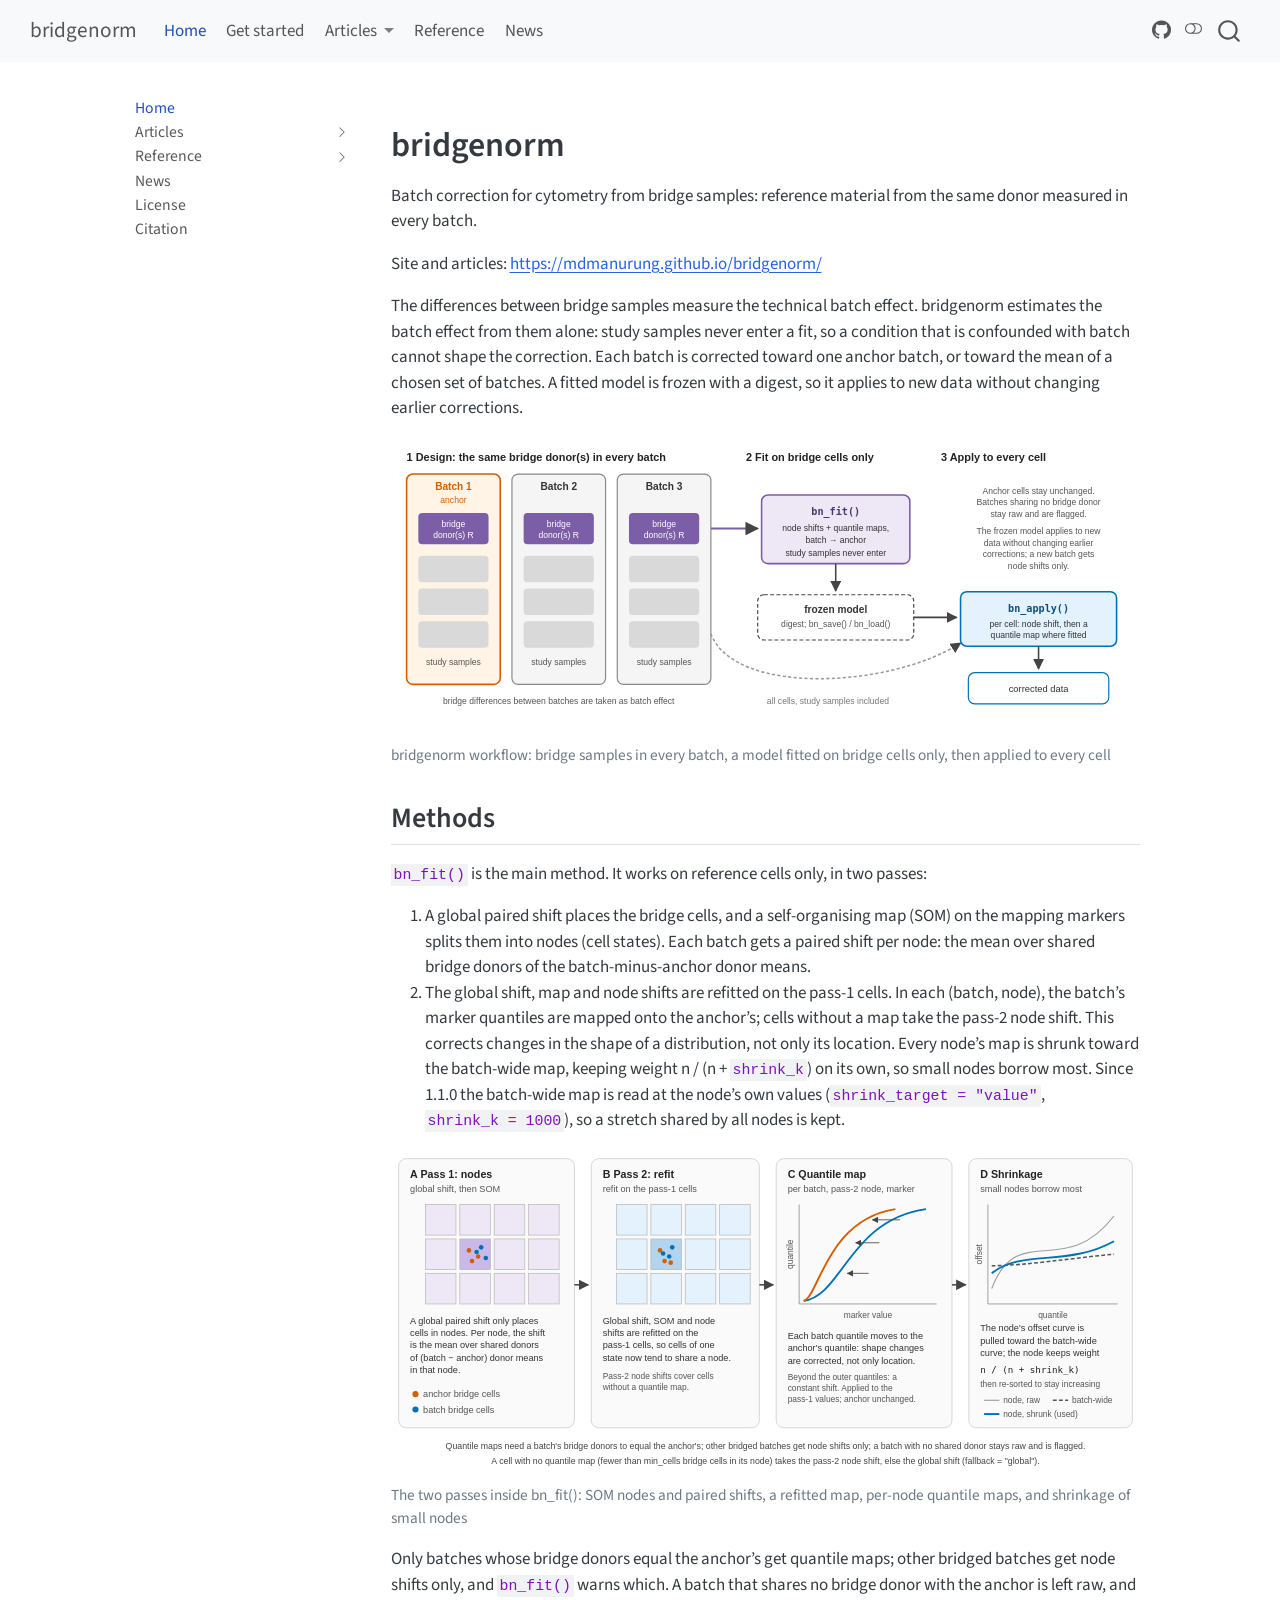
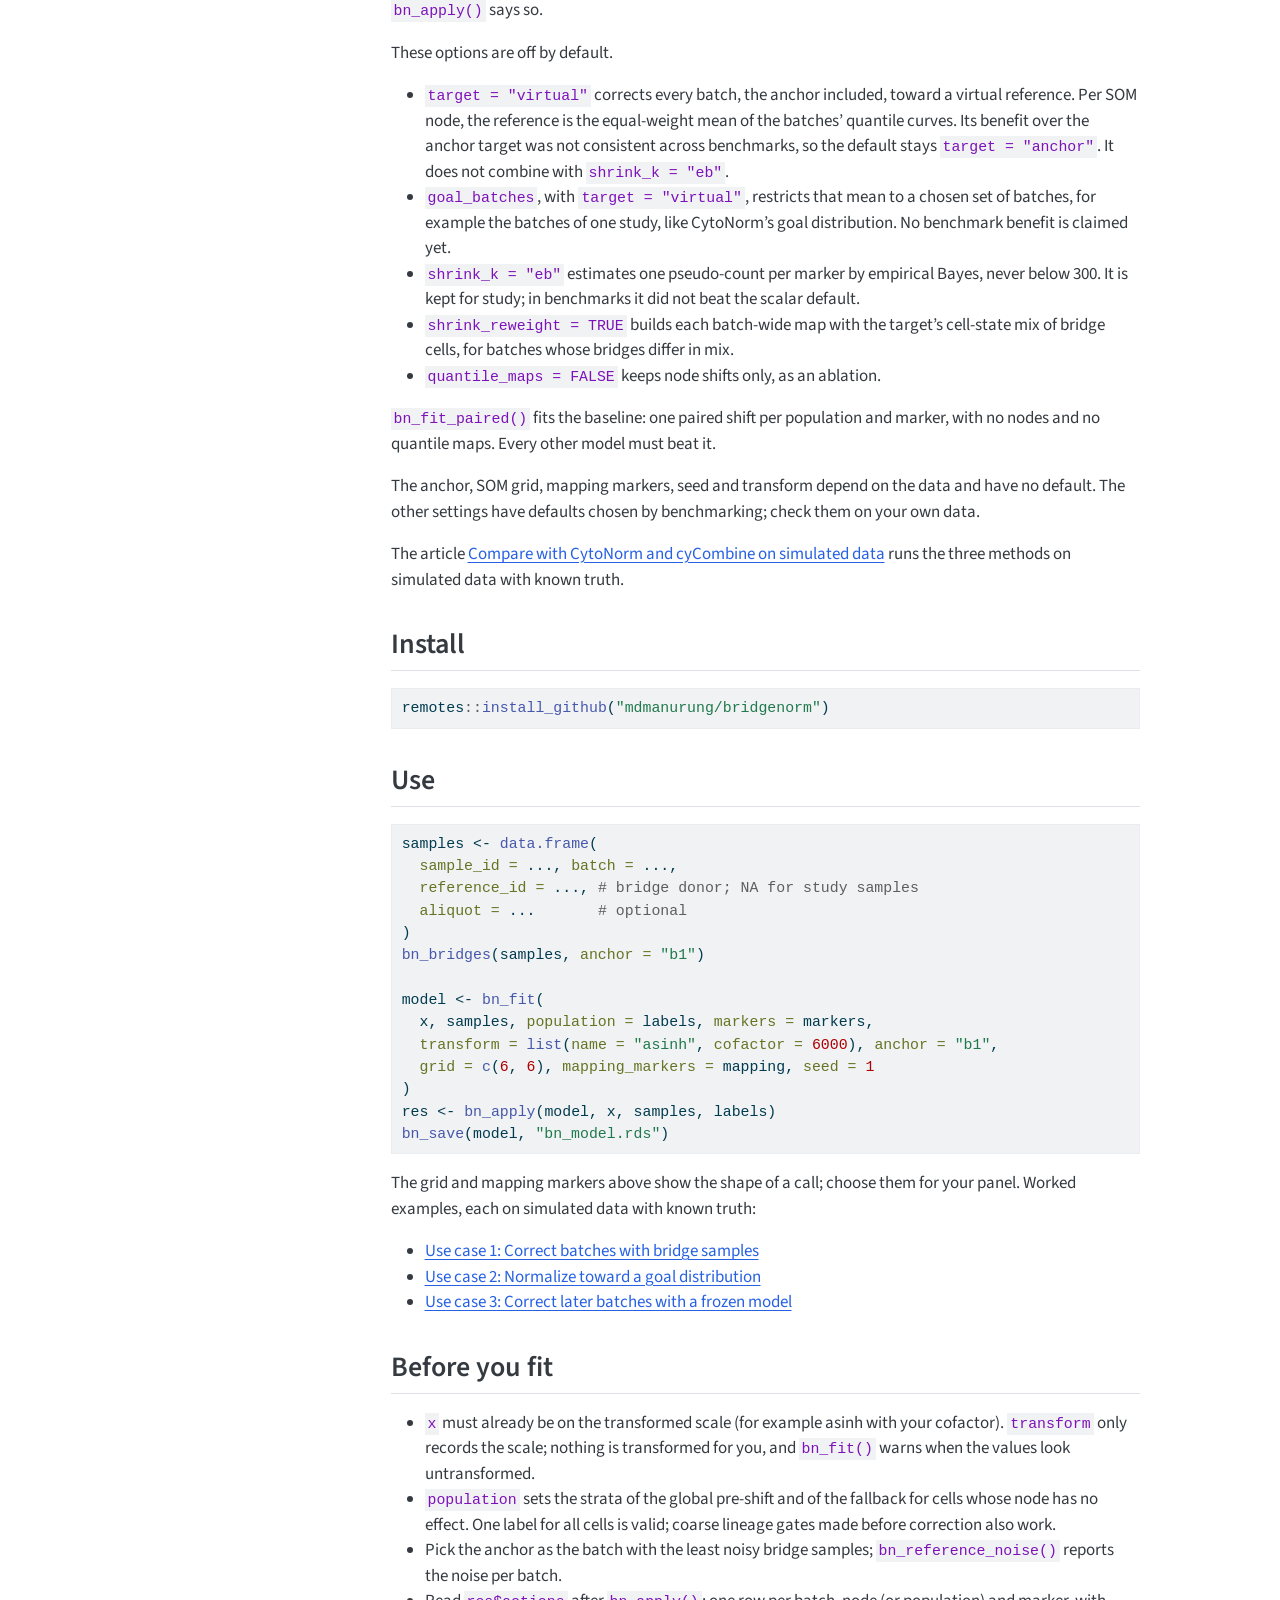
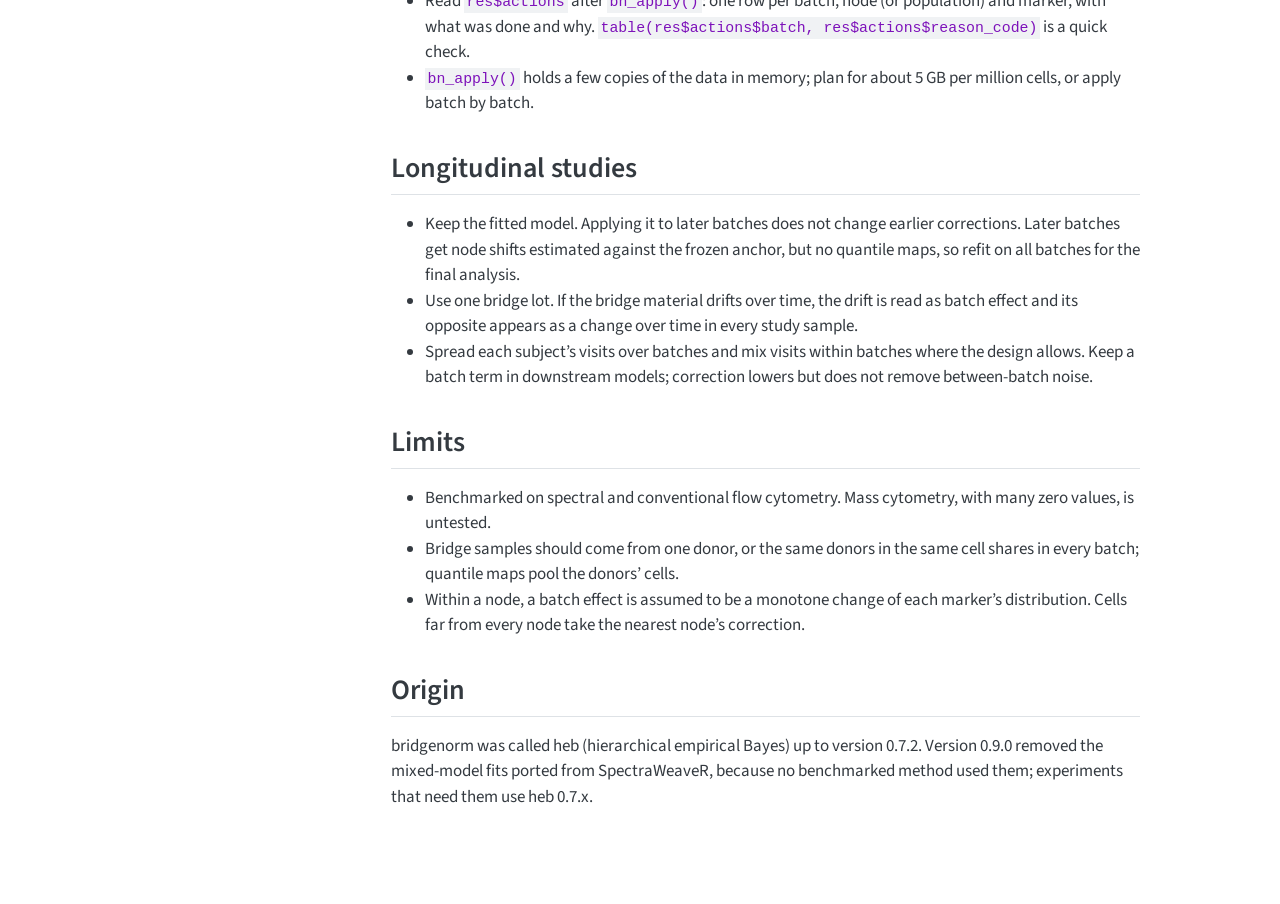
<file: index.html>
<!DOCTYPE html>
<html xmlns="http://www.w3.org/1999/xhtml" lang="en" xml:lang="en"><head>

<meta charset="utf-8">
<meta name="generator" content="quarto-1.10.19">

<meta name="viewport" content="width=device-width, initial-scale=1.0, user-scalable=yes">


<title>bridgenorm</title>
<style>
/* Default styles provided by pandoc.
** See https://pandoc.org/MANUAL.html#variables-for-html for config info.
*/
span.smallcaps{font-variant: small-caps;}
div.columns{display: flex; gap: 1.5em;}
div.column{flex: auto;}
@media screen {
div.columns{gap: min(4vw, 1.5em);}
div.column{overflow-x: auto;}
}
div.hanging-indent{margin-left: 1.5em; text-indent: -1.5em;}
ul.task-list{list-style: none;}
ul.task-list li input[type="checkbox"] {
  width: 0.8em;
  margin: 0 0.8em 0.2em -1em; /* quarto-specific, see https://github.com/quarto-dev/quarto-cli/issues/4556 */ 
  vertical-align: middle;
}
/* CSS for syntax highlighting */
html { -webkit-text-size-adjust: 100%; }
pre > code.sourceCode { white-space: pre; position: relative; }
pre > code.sourceCode > span { display: inline-block; line-height: 1.25; }
pre > code.sourceCode > span:empty { height: 1.2em; }
.sourceCode { overflow: visible; }
code.sourceCode > span { color: inherit; text-decoration: inherit; }
div.sourceCode { margin: 1em 0; }
pre.sourceCode { margin: 0; }
@media screen {
div.sourceCode { overflow: auto; }
}
@media print {
pre > code.sourceCode { white-space: pre-wrap; }
pre > code.sourceCode > span { text-indent: -5em; padding-left: 5em; }
}
pre.numberSource code
  { counter-reset: source-line 0; }
pre.numberSource code > span
  { position: relative; left: -4em; counter-increment: source-line; }
pre.numberSource code > span > a:first-child::before
  { content: counter(source-line);
    position: relative; left: -1em; text-align: right; vertical-align: baseline;
    border: none; display: inline-block;
    -webkit-touch-callout: none; -webkit-user-select: none;
    -khtml-user-select: none; -moz-user-select: none;
    -ms-user-select: none; user-select: none;
    padding: 0 4px; width: 4em;
  }
pre.numberSource { margin-left: 3em;  padding-left: 4px; }
div.sourceCode
  {   }
@media screen {
pre > code.sourceCode > span > a:first-child::before { text-decoration: underline; }
}
</style>


<script src="site_libs/quarto-nav/quarto-nav.js"></script>
<script src="site_libs/quarto-nav/headroom.min.js"></script>
<script src="site_libs/clipboard/clipboard.min.js"></script>
<script src="site_libs/quarto-search/autocomplete.umd.js"></script>
<script src="site_libs/quarto-search/fuse.min.js"></script>
<script src="site_libs/quarto-search/quarto-search.js"></script>
<meta name="quarto:offset" content="./">
<script src="site_libs/quarto-html/quarto.js" type="module"></script>
<script src="site_libs/quarto-html/tabsets/tabsets.js" type="module"></script>
<script src="site_libs/quarto-html/popper.min.js"></script>
<script src="site_libs/quarto-html/tippy.umd.min.js"></script>
<script src="site_libs/quarto-html/anchor.min.js"></script>
<link href="site_libs/quarto-html/tippy.css" rel="stylesheet">
<link href="site_libs/quarto-html/quarto-syntax-highlighting-bf27225e3a48a9273f3daa8f8e829971.css" rel="stylesheet" class="quarto-color-scheme" id="quarto-text-highlighting-styles">
<link href="site_libs/quarto-html/quarto-syntax-highlighting-dark-b626d73c4c936ccc3cb08be7d45d1df6.css" rel="stylesheet" class="quarto-color-scheme quarto-color-alternate" id="quarto-text-highlighting-styles">
<link href="site_libs/quarto-html/quarto-syntax-highlighting-bf27225e3a48a9273f3daa8f8e829971.css" rel="stylesheet" class="quarto-color-scheme-extra" id="quarto-text-highlighting-styles">
<script src="site_libs/bootstrap/bootstrap.min.js"></script>
<link href="site_libs/bootstrap/bootstrap-icons.css" rel="stylesheet">
<link href="site_libs/bootstrap/bootstrap-cbf1fd589b2feeb3da8b94d52fd10830.min.css" rel="stylesheet" append-hash="true" class="quarto-color-scheme" id="quarto-bootstrap" data-mode="light">
<link href="site_libs/bootstrap/bootstrap-dark-8394ba2926a69b74b325d882636bf2b7.min.css" rel="stylesheet" append-hash="true" class="quarto-color-scheme quarto-color-alternate" id="quarto-bootstrap" data-mode="dark">
<link href="site_libs/bootstrap/bootstrap-cbf1fd589b2feeb3da8b94d52fd10830.min.css" rel="stylesheet" append-hash="true" class="quarto-color-scheme-extra" id="quarto-bootstrap" data-mode="light">
<script id="quarto-search-options" type="application/json">{
  "location": "navbar",
  "copy-button": false,
  "collapse-after": 3,
  "panel-placement": "end",
  "type": "overlay",
  "limit": 50,
  "keyboard-shortcut": [
    "f",
    "/",
    "s"
  ],
  "show-item-context": false,
  "language": {
    "search-no-results-text": "No results",
    "search-matching-documents-text": "matching documents",
    "search-copy-link-title": "Copy link to search",
    "search-hide-matches-text": "Hide additional matches",
    "search-more-match-text": "more match in this document",
    "search-more-matches-text": "more matches in this document",
    "search-clear-button-title": "Clear",
    "search-text-placeholder": "",
    "search-detached-cancel-button-title": "Cancel",
    "search-submit-button-title": "Submit",
    "search-label": "Search"
  }
}</script>


</head>

<body class="nav-sidebar floating nav-fixed fullcontent quarto-light"><script id="quarto-html-before-body" type="application/javascript">
    const toggleBodyColorMode = (bsSheetEl) => {
      const mode = bsSheetEl.getAttribute("data-mode");
      const bodyEl = window.document.querySelector("body");
      if (mode === "dark") {
        bodyEl.classList.add("quarto-dark");
        bodyEl.classList.remove("quarto-light");
      } else {
        bodyEl.classList.add("quarto-light");
        bodyEl.classList.remove("quarto-dark");
      }
    }
    const toggleBodyColorPrimary = () => {
      const bsSheetEl = window.document.querySelector("link#quarto-bootstrap:not([rel=disabled-stylesheet])");
      if (bsSheetEl) {
        toggleBodyColorMode(bsSheetEl);
      }
    }
    const setColorSchemeToggle = (alternate) => {
      const toggles = window.document.querySelectorAll('.quarto-color-scheme-toggle');
      for (let i=0; i < toggles.length; i++) {
        const toggle = toggles[i];
        if (toggle) {
          if (alternate) {
            toggle.classList.add("alternate");
          } else {
            toggle.classList.remove("alternate");
          }
        }
      }
    };
    const toggleColorMode = (alternate) => {
      // Switch the stylesheets
      const primaryStylesheets = window.document.querySelectorAll('link.quarto-color-scheme:not(.quarto-color-alternate)');
      const alternateStylesheets = window.document.querySelectorAll('link.quarto-color-scheme.quarto-color-alternate');
      manageTransitions('#quarto-margin-sidebar .nav-link', false);
      if (alternate) {
        // note: dark is layered on light, we don't disable primary!
        enableStylesheet(alternateStylesheets);
        for (const sheetNode of alternateStylesheets) {
          if (sheetNode.id === "quarto-bootstrap") {
            toggleBodyColorMode(sheetNode);
          }
        }
      } else {
        disableStylesheet(alternateStylesheets);
        enableStylesheet(primaryStylesheets)
        toggleBodyColorPrimary();
      }
      manageTransitions('#quarto-margin-sidebar .nav-link', true);
      // Switch the toggles
      setColorSchemeToggle(alternate)
      // Hack to workaround the fact that safari doesn't
      // properly recolor the scrollbar when toggling (#1455)
      if (navigator.userAgent.indexOf('Safari') > 0 && navigator.userAgent.indexOf('Chrome') == -1) {
        manageTransitions("body", false);
        window.scrollTo(0, 1);
        setTimeout(() => {
          window.scrollTo(0, 0);
          manageTransitions("body", true);
        }, 40);
      }
    }
    const disableStylesheet = (stylesheets) => {
      for (let i=0; i < stylesheets.length; i++) {
        const stylesheet = stylesheets[i];
        stylesheet.rel = 'disabled-stylesheet';
      }
    }
    const enableStylesheet = (stylesheets) => {
      for (let i=0; i < stylesheets.length; i++) {
        const stylesheet = stylesheets[i];
        if(stylesheet.rel !== 'stylesheet') { // for Chrome, which will still FOUC without this check
          stylesheet.rel = 'stylesheet';
        }
      }
    }
    const manageTransitions = (selector, allowTransitions) => {
      const els = window.document.querySelectorAll(selector);
      for (let i=0; i < els.length; i++) {
        const el = els[i];
        if (allowTransitions) {
          el.classList.remove('notransition');
        } else {
          el.classList.add('notransition');
        }
      }
    }
    const isFileUrl = () => {
      return window.location.protocol === 'file:';
    }
    const hasAlternateSentinel = () => {
      let styleSentinel = getColorSchemeSentinel();
      if (styleSentinel !== null) {
        return styleSentinel === "alternate";
      } else {
        return false;
      }
    }
    const setStyleSentinel = (alternate) => {
      const value = alternate ? "alternate" : "default";
      if (!isFileUrl()) {
        window.localStorage.setItem("quarto-color-scheme", value);
      } else {
        localAlternateSentinel = value;
      }
    }
    const getColorSchemeSentinel = () => {
      if (!isFileUrl()) {
        const storageValue = window.localStorage.getItem("quarto-color-scheme");
        return storageValue != null ? storageValue : localAlternateSentinel;
      } else {
        return localAlternateSentinel;
      }
    }
    const toggleGiscusIfUsed = (isAlternate, darkModeDefault) => {
      const baseTheme = document.querySelector('#giscus-base-theme')?.value ?? 'light';
      const alternateTheme = document.querySelector('#giscus-alt-theme')?.value ?? 'dark';
      let newTheme = '';
      if(authorPrefersDark) {
        newTheme = isAlternate ? baseTheme : alternateTheme;
      } else {
        newTheme = isAlternate ? alternateTheme : baseTheme;
      }
      const changeGiscusTheme = () => {
        // From: https://github.com/giscus/giscus/issues/336
        const sendMessage = (message) => {
          const iframe = document.querySelector('iframe.giscus-frame');
          if (!iframe) return;
          iframe.contentWindow.postMessage({ giscus: message }, 'https://giscus.app');
        }
        sendMessage({
          setConfig: {
            theme: newTheme
          }
        });
      }
      const isGiscussLoaded = window.document.querySelector('iframe.giscus-frame') !== null;
      if (isGiscussLoaded) {
        changeGiscusTheme();
      }
    };
    const authorPrefersDark = false;
    const darkModeDefault = authorPrefersDark;
      document.querySelector('link#quarto-text-highlighting-styles.quarto-color-scheme-extra').rel = 'disabled-stylesheet';
      document.querySelector('link#quarto-bootstrap.quarto-color-scheme-extra').rel = 'disabled-stylesheet';
    let localAlternateSentinel = darkModeDefault ? 'alternate' : 'default';
    // Dark / light mode switch
    window.quartoToggleColorScheme = () => {
      // Read the current dark / light value
      let toAlternate = !hasAlternateSentinel();
      toggleColorMode(toAlternate);
      setStyleSentinel(toAlternate);
      toggleGiscusIfUsed(toAlternate, darkModeDefault);
      window.dispatchEvent(new Event('resize'));
    };
    // Switch to dark mode if need be
    if (hasAlternateSentinel()) {
      toggleColorMode(true);
    } else {
      toggleColorMode(false);
    }
  </script>

<div id="quarto-search-results"></div>
  <header id="quarto-header" class="headroom fixed-top">
    <nav class="navbar navbar-expand-lg " data-bs-theme="dark">
      <div class="navbar-container container-fluid">
      <div class="navbar-brand-container mx-auto">
    <a class="navbar-brand" href="./index.html">
    <span class="navbar-title">bridgenorm</span>
    </a>
  </div>
            <div id="quarto-search" class="" title="Search"></div>
          <button class="navbar-toggler" type="button" data-bs-toggle="collapse" data-bs-target="#navbarCollapse" aria-controls="navbarCollapse" role="menu" aria-expanded="false" aria-label="Toggle navigation" onclick="if (window.quartoToggleHeadroom) { window.quartoToggleHeadroom(); }">
  <span class="navbar-toggler-icon"></span>
</button>
          <div class="collapse navbar-collapse" id="navbarCollapse">
            <ul class="navbar-nav navbar-nav-scroll me-auto">
  <li class="nav-item">
    <a class="nav-link active" href="./index.html" aria-current="page"> 
<span class="menu-text">Home</span></a>
  </li>  
  <li class="nav-item">
    <a class="nav-link" href="./vignettes/bridgenorm.html"> 
<span class="menu-text">Get started</span></a>
  </li>  
  <li class="nav-item dropdown ">
    <a class="nav-link dropdown-toggle" href="#" id="nav-menu-articles" role="link" data-bs-toggle="dropdown" aria-expanded="false">
 <span class="menu-text">Articles</span>
    </a>
    <ul class="dropdown-menu" aria-labelledby="nav-menu-articles">    
        <li>
    <a class="dropdown-item" href="./vignettes/bridgenorm.html">
 <span class="dropdown-text">Use case 1: Correct batches with bridge samples</span></a>
  </li>  
        <li>
    <a class="dropdown-item" href="./vignettes/goal-distribution.html">
 <span class="dropdown-text">Use case 2: Normalize toward a goal distribution</span></a>
  </li>  
        <li>
    <a class="dropdown-item" href="./vignettes/frozen-model.html">
 <span class="dropdown-text">Use case 3: Correct later batches with a frozen model</span></a>
  </li>  
        <li>
    <a class="dropdown-item" href="./vignettes/compare.html">
 <span class="dropdown-text">Compare with CytoNorm and cyCombine</span></a>
  </li>  
    </ul>
  </li>
  <li class="nav-item">
    <a class="nav-link" href="./man/bn_fit.html"> 
<span class="menu-text">Reference</span></a>
  </li>  
  <li class="nav-item">
    <a class="nav-link" href="./NEWS.html"> 
<span class="menu-text">News</span></a>
  </li>  
</ul>
            <ul class="navbar-nav navbar-nav-scroll ms-auto">
  <li class="nav-item compact">
    <a class="nav-link" href="https://github.com/mdmanurung/bridgenorm"> <i class="bi bi-github" role="img" aria-label="bridgenorm GitHub">
</i> 
<span class="menu-text"></span></a>
  </li>  
</ul>
          </div> <!-- /navcollapse -->
            <div class="quarto-navbar-tools">
  <a href="" class="quarto-color-scheme-toggle quarto-navigation-tool  px-1" onclick="window.quartoToggleColorScheme(); return false;" title="Toggle dark mode"><i class="bi"></i></a>
</div>
      </div> <!-- /container-fluid -->
    </nav>
  <nav class="quarto-secondary-nav">
    <div class="container-fluid d-flex">
      <button type="button" class="quarto-btn-toggle btn" data-bs-toggle="collapse" role="button" data-bs-target=".quarto-sidebar-collapse-item" aria-controls="quarto-sidebar" aria-expanded="false" aria-label="Toggle sidebar navigation" onclick="if (window.quartoToggleHeadroom) { window.quartoToggleHeadroom(); }">
        <i class="bi bi-layout-text-sidebar-reverse"></i>
      </button>
        <nav class="quarto-page-breadcrumbs" aria-label="breadcrumb"><ol class="breadcrumb"><li class="breadcrumb-item"><a href="./index.html">Home</a></li></ol></nav>
        <a class="flex-grow-1" role="navigation" data-bs-toggle="collapse" data-bs-target=".quarto-sidebar-collapse-item" aria-controls="quarto-sidebar" aria-expanded="false" aria-label="Toggle sidebar navigation" onclick="if (window.quartoToggleHeadroom) { window.quartoToggleHeadroom(); }">      
        </a>
    </div>
  </nav>
</header>
<!-- content -->
<div id="quarto-content" class="quarto-container page-columns page-rows-contents page-layout-article page-navbar">
<!-- sidebar -->
  <nav id="quarto-sidebar" class="sidebar collapse collapse-horizontal quarto-sidebar-collapse-item sidebar-navigation floating overflow-auto">
    <div class="sidebar-menu-container"> 
    <ul class="list-unstyled mt-1">
        <li class="sidebar-item">
  <div class="sidebar-item-container"> 
  <a href="./index.html" class="sidebar-item-text sidebar-link active">
 <span class="menu-text">Home</span></a>
  </div>
</li>
        <li class="sidebar-item sidebar-item-section">
      <div class="sidebar-item-container"> 
            <a class="sidebar-item-text sidebar-link text-start collapsed" data-bs-toggle="collapse" data-bs-target="#quarto-sidebar-section-1" role="navigation" aria-expanded="false">
 <span class="menu-text">Articles</span></a>
          <a class="sidebar-item-toggle text-start collapsed" data-bs-toggle="collapse" data-bs-target="#quarto-sidebar-section-1" role="navigation" aria-expanded="false" aria-label="Toggle section">
            <i class="bi bi-chevron-right ms-2"></i>
          </a> 
      </div>
      <ul id="quarto-sidebar-section-1" class="collapse list-unstyled sidebar-section depth1 ">  
          <li class="sidebar-item">
  <div class="sidebar-item-container"> 
  <a href="./vignettes/bridgenorm.html" class="sidebar-item-text sidebar-link">
 <span class="menu-text">Use case 1: Correct batches with bridge samples</span></a>
  </div>
</li>
          <li class="sidebar-item">
  <div class="sidebar-item-container"> 
  <a href="./vignettes/compare.html" class="sidebar-item-text sidebar-link">
 <span class="menu-text">Compare with CytoNorm and cyCombine on simulated data</span></a>
  </div>
</li>
          <li class="sidebar-item">
  <div class="sidebar-item-container"> 
  <a href="./vignettes/frozen-model.html" class="sidebar-item-text sidebar-link">
 <span class="menu-text">Use case 3: Correct later batches with a frozen model</span></a>
  </div>
</li>
          <li class="sidebar-item">
  <div class="sidebar-item-container"> 
  <a href="./vignettes/goal-distribution.html" class="sidebar-item-text sidebar-link">
 <span class="menu-text">Use case 2: Normalize toward a goal distribution</span></a>
  </div>
</li>
      </ul>
  </li>
        <li class="sidebar-item sidebar-item-section">
      <div class="sidebar-item-container"> 
            <a class="sidebar-item-text sidebar-link text-start collapsed" data-bs-toggle="collapse" data-bs-target="#quarto-sidebar-section-2" role="navigation" aria-expanded="false">
 <span class="menu-text">Reference</span></a>
          <a class="sidebar-item-toggle text-start collapsed" data-bs-toggle="collapse" data-bs-target="#quarto-sidebar-section-2" role="navigation" aria-expanded="false" aria-label="Toggle section">
            <i class="bi bi-chevron-right ms-2"></i>
          </a> 
      </div>
      <ul id="quarto-sidebar-section-2" class="collapse list-unstyled sidebar-section depth1 ">  
          <li class="sidebar-item">
  <div class="sidebar-item-container"> 
  <a href="./man/bn_apply.html" class="sidebar-item-text sidebar-link">
 <span class="menu-text">bn_apply</span></a>
  </div>
</li>
          <li class="sidebar-item">
  <div class="sidebar-item-container"> 
  <a href="./man/bn_bridges.html" class="sidebar-item-text sidebar-link">
 <span class="menu-text">bn_bridges</span></a>
  </div>
</li>
          <li class="sidebar-item">
  <div class="sidebar-item-container"> 
  <a href="./man/bn_fit_paired.html" class="sidebar-item-text sidebar-link">
 <span class="menu-text">bn_fit_paired</span></a>
  </div>
</li>
          <li class="sidebar-item">
  <div class="sidebar-item-container"> 
  <a href="./man/bn_fit.html" class="sidebar-item-text sidebar-link">
 <span class="menu-text">bn_fit</span></a>
  </div>
</li>
          <li class="sidebar-item">
  <div class="sidebar-item-container"> 
  <a href="./man/bn_reference_noise.html" class="sidebar-item-text sidebar-link">
 <span class="menu-text">bn_reference_noise</span></a>
  </div>
</li>
          <li class="sidebar-item">
  <div class="sidebar-item-container"> 
  <a href="./man/bn_save.html" class="sidebar-item-text sidebar-link">
 <span class="menu-text">bn_save</span></a>
  </div>
</li>
      </ul>
  </li>
        <li class="sidebar-item">
  <div class="sidebar-item-container"> 
  <a href="./NEWS.html" class="sidebar-item-text sidebar-link">
 <span class="menu-text">News</span></a>
  </div>
</li>
        <li class="sidebar-item">
  <div class="sidebar-item-container"> 
  <a href="./LICENSE.html" class="sidebar-item-text sidebar-link">
 <span class="menu-text">License</span></a>
  </div>
</li>
        <li class="sidebar-item">
  <div class="sidebar-item-container"> 
  <a href="./CITATION.html" class="sidebar-item-text sidebar-link">
 <span class="menu-text">Citation</span></a>
  </div>
</li>
    </ul>
    </div>
</nav>
<div id="quarto-sidebar-glass" class="quarto-sidebar-collapse-item" data-bs-toggle="collapse" data-bs-target=".quarto-sidebar-collapse-item"></div>
<!-- margin-sidebar -->
    
<!-- main -->
<main class="content" id="quarto-document-content"><header id="title-block-header" class="quarto-title-block"></header>





<section id="bridgenorm" class="level1">
<h1>bridgenorm</h1>
<p>Batch correction for cytometry from bridge samples: reference material from the same donor measured in every batch.</p>
<p>Site and articles: <a href="https://mdmanurung.github.io/bridgenorm/" class="uri">https://mdmanurung.github.io/bridgenorm/</a></p>
<p>The differences between bridge samples measure the technical batch effect. bridgenorm estimates the batch effect from them alone: study samples never enter a fit, so a condition that is confounded with batch cannot shape the correction. Each batch is corrected toward one anchor batch, or toward the mean of a chosen set of batches. A fitted model is frozen with a digest, so it applies to new data without changing earlier corrections.</p>
<div class="quarto-figure quarto-figure-center">
<figure class="figure">
<p><img src="man/figures/schematic-workflow.svg" class="img-fluid figure-img"></p>
<figcaption>bridgenorm workflow: bridge samples in every batch, a model fitted on bridge cells only, then applied to every cell</figcaption>
</figure>
</div>
<section id="methods" class="level2">
<h2 class="anchored" data-anchor-id="methods">Methods</h2>
<p><code>bn_fit()</code> is the main method. It works on reference cells only, in two passes:</p>
<ol type="1">
<li>A global paired shift places the bridge cells, and a self-organising map (SOM) on the mapping markers splits them into nodes (cell states). Each batch gets a paired shift per node: the mean over shared bridge donors of the batch-minus-anchor donor means.</li>
<li>The global shift, map and node shifts are refitted on the pass-1 cells. In each (batch, node), the batch’s marker quantiles are mapped onto the anchor’s; cells without a map take the pass-2 node shift. This corrects changes in the shape of a distribution, not only its location. Every node’s map is shrunk toward the batch-wide map, keeping weight n / (n + <code>shrink_k</code>) on its own, so small nodes borrow most. Since 1.1.0 the batch-wide map is read at the node’s own values (<code>shrink_target = "value"</code>, <code>shrink_k = 1000</code>), so a stretch shared by all nodes is kept.</li>
</ol>
<div class="quarto-figure quarto-figure-center">
<figure class="figure">
<p><img src="man/figures/schematic-method.svg" class="img-fluid figure-img"></p>
<figcaption>The two passes inside bn_fit(): SOM nodes and paired shifts, a refitted map, per-node quantile maps, and shrinkage of small nodes</figcaption>
</figure>
</div>
<p>Only batches whose bridge donors equal the anchor’s get quantile maps; other bridged batches get node shifts only, and <code>bn_fit()</code> warns which. A batch that shares no bridge donor with the anchor is left raw, and <code>bn_apply()</code> says so.</p>
<p>These options are off by default.</p>
<ul>
<li><code>target = "virtual"</code> corrects every batch, the anchor included, toward a virtual reference. Per SOM node, the reference is the equal-weight mean of the batches’ quantile curves. Its benefit over the anchor target was not consistent across benchmarks, so the default stays <code>target = "anchor"</code>. It does not combine with <code>shrink_k = "eb"</code>.</li>
<li><code>goal_batches</code>, with <code>target = "virtual"</code>, restricts that mean to a chosen set of batches, for example the batches of one study, like CytoNorm’s goal distribution. No benchmark benefit is claimed yet.</li>
<li><code>shrink_k = "eb"</code> estimates one pseudo-count per marker by empirical Bayes, never below 300. It is kept for study; in benchmarks it did not beat the scalar default.</li>
<li><code>shrink_reweight = TRUE</code> builds each batch-wide map with the target’s cell-state mix of bridge cells, for batches whose bridges differ in mix.</li>
<li><code>quantile_maps = FALSE</code> keeps node shifts only, as an ablation.</li>
</ul>
<p><code>bn_fit_paired()</code> fits the baseline: one paired shift per population and marker, with no nodes and no quantile maps. Every other model must beat it.</p>
<p>The anchor, SOM grid, mapping markers, seed and transform depend on the data and have no default. The other settings have defaults chosen by benchmarking; check them on your own data.</p>
<p>The article <a href="https://mdmanurung.github.io/bridgenorm/vignettes/compare.html">Compare with CytoNorm and cyCombine on simulated data</a> runs the three methods on simulated data with known truth.</p>
</section>
<section id="install" class="level2">
<h2 class="anchored" data-anchor-id="install">Install</h2>
<div class="code-copy-outer-scaffold"><div class="sourceCode" id="cb1"><pre class="sourceCode r code-with-copy"><code class="sourceCode r"><span id="cb1-1"><a href="#cb1-1" aria-hidden="true" tabindex="-1"></a>remotes<span class="sc">::</span><span class="fu">install_github</span>(<span class="st">"mdmanurung/bridgenorm"</span>)</span></code></pre></div><button title="Copy to Clipboard" class="code-copy-button"><i class="bi"></i></button></div>
</section>
<section id="use" class="level2">
<h2 class="anchored" data-anchor-id="use">Use</h2>
<div class="code-copy-outer-scaffold"><div class="sourceCode" id="cb2"><pre class="sourceCode r code-with-copy"><code class="sourceCode r"><span id="cb2-1"><a href="#cb2-1" aria-hidden="true" tabindex="-1"></a>samples <span class="ot">&lt;-</span> <span class="fu">data.frame</span>(</span>
<span id="cb2-2"><a href="#cb2-2" aria-hidden="true" tabindex="-1"></a>  <span class="at">sample_id =</span> ..., <span class="at">batch =</span> ...,</span>
<span id="cb2-3"><a href="#cb2-3" aria-hidden="true" tabindex="-1"></a>  <span class="at">reference_id =</span> ..., <span class="co"># bridge donor; NA for study samples</span></span>
<span id="cb2-4"><a href="#cb2-4" aria-hidden="true" tabindex="-1"></a>  <span class="at">aliquot =</span> ...       <span class="co"># optional</span></span>
<span id="cb2-5"><a href="#cb2-5" aria-hidden="true" tabindex="-1"></a>)</span>
<span id="cb2-6"><a href="#cb2-6" aria-hidden="true" tabindex="-1"></a><span class="fu">bn_bridges</span>(samples, <span class="at">anchor =</span> <span class="st">"b1"</span>)</span>
<span id="cb2-7"><a href="#cb2-7" aria-hidden="true" tabindex="-1"></a></span>
<span id="cb2-8"><a href="#cb2-8" aria-hidden="true" tabindex="-1"></a>model <span class="ot">&lt;-</span> <span class="fu">bn_fit</span>(</span>
<span id="cb2-9"><a href="#cb2-9" aria-hidden="true" tabindex="-1"></a>  x, samples, <span class="at">population =</span> labels, <span class="at">markers =</span> markers,</span>
<span id="cb2-10"><a href="#cb2-10" aria-hidden="true" tabindex="-1"></a>  <span class="at">transform =</span> <span class="fu">list</span>(<span class="at">name =</span> <span class="st">"asinh"</span>, <span class="at">cofactor =</span> <span class="dv">6000</span>), <span class="at">anchor =</span> <span class="st">"b1"</span>,</span>
<span id="cb2-11"><a href="#cb2-11" aria-hidden="true" tabindex="-1"></a>  <span class="at">grid =</span> <span class="fu">c</span>(<span class="dv">6</span>, <span class="dv">6</span>), <span class="at">mapping_markers =</span> mapping, <span class="at">seed =</span> <span class="dv">1</span></span>
<span id="cb2-12"><a href="#cb2-12" aria-hidden="true" tabindex="-1"></a>)</span>
<span id="cb2-13"><a href="#cb2-13" aria-hidden="true" tabindex="-1"></a>res <span class="ot">&lt;-</span> <span class="fu">bn_apply</span>(model, x, samples, labels)</span>
<span id="cb2-14"><a href="#cb2-14" aria-hidden="true" tabindex="-1"></a><span class="fu">bn_save</span>(model, <span class="st">"bn_model.rds"</span>)</span></code></pre></div><button title="Copy to Clipboard" class="code-copy-button"><i class="bi"></i></button></div>
<p>The grid and mapping markers above show the shape of a call; choose them for your panel. Worked examples, each on simulated data with known truth:</p>
<ul>
<li><a href="https://mdmanurung.github.io/bridgenorm/vignettes/bridgenorm.html">Use case 1: Correct batches with bridge samples</a></li>
<li><a href="https://mdmanurung.github.io/bridgenorm/vignettes/goal-distribution.html">Use case 2: Normalize toward a goal distribution</a></li>
<li><a href="https://mdmanurung.github.io/bridgenorm/vignettes/frozen-model.html">Use case 3: Correct later batches with a frozen model</a></li>
</ul>
</section>
<section id="before-you-fit" class="level2">
<h2 class="anchored" data-anchor-id="before-you-fit">Before you fit</h2>
<ul>
<li><code>x</code> must already be on the transformed scale (for example asinh with your cofactor). <code>transform</code> only records the scale; nothing is transformed for you, and <code>bn_fit()</code> warns when the values look untransformed.</li>
<li><code>population</code> sets the strata of the global pre-shift and of the fallback for cells whose node has no effect. One label for all cells is valid; coarse lineage gates made before correction also work.</li>
<li>Pick the anchor as the batch with the least noisy bridge samples; <code>bn_reference_noise()</code> reports the noise per batch.</li>
<li>Read <code>res$actions</code> after <code>bn_apply()</code>: one row per batch, node (or population) and marker, with what was done and why. <code>table(res$actions$batch, res$actions$reason_code)</code> is a quick check.</li>
<li><code>bn_apply()</code> holds a few copies of the data in memory; plan for about 5 GB per million cells, or apply batch by batch.</li>
</ul>
</section>
<section id="longitudinal-studies" class="level2">
<h2 class="anchored" data-anchor-id="longitudinal-studies">Longitudinal studies</h2>
<ul>
<li>Keep the fitted model. Applying it to later batches does not change earlier corrections. Later batches get node shifts estimated against the frozen anchor, but no quantile maps, so refit on all batches for the final analysis.</li>
<li>Use one bridge lot. If the bridge material drifts over time, the drift is read as batch effect and its opposite appears as a change over time in every study sample.</li>
<li>Spread each subject’s visits over batches and mix visits within batches where the design allows. Keep a batch term in downstream models; correction lowers but does not remove between-batch noise.</li>
</ul>
</section>
<section id="limits" class="level2">
<h2 class="anchored" data-anchor-id="limits">Limits</h2>
<ul>
<li>Benchmarked on spectral and conventional flow cytometry. Mass cytometry, with many zero values, is untested.</li>
<li>Bridge samples should come from one donor, or the same donors in the same cell shares in every batch; quantile maps pool the donors’ cells.</li>
<li>Within a node, a batch effect is assumed to be a monotone change of each marker’s distribution. Cells far from every node take the nearest node’s correction.</li>
</ul>
</section>
<section id="origin" class="level2">
<h2 class="anchored" data-anchor-id="origin">Origin</h2>
<p>bridgenorm was called heb (hierarchical empirical Bayes) up to version 0.7.2. Version 0.9.0 removed the mixed-model fits ported from SpectraWeaveR, because no benchmarked method used them; experiments that need them use heb 0.7.x.</p>


</section>
</section>

</main> <!-- /main -->
<script id="quarto-html-after-body" type="application/javascript">
  window.document.addEventListener("DOMContentLoaded", function (event) {
    // Ensure there is a toggle, if there isn't float one in the top right
    if (window.document.querySelector('.quarto-color-scheme-toggle') === null) {
      const a = window.document.createElement('a');
      a.classList.add('top-right');
      a.classList.add('quarto-color-scheme-toggle');
      a.href = "";
      a.onclick = function() { try { window.quartoToggleColorScheme(); } catch {} return false; };
      const i = window.document.createElement("i");
      i.classList.add('bi');
      a.appendChild(i);
      window.document.body.appendChild(a);
    }
    setColorSchemeToggle(hasAlternateSentinel())
    const icon = "";
    const anchorJS = new window.AnchorJS();
    anchorJS.options = {
      placement: 'right',
      icon: icon
    };
    anchorJS.add('.anchored');
    const isCodeAnnotation = (el) => {
      for (const clz of el.classList) {
        if (clz.startsWith('code-annotation-')) {                     
          return true;
        }
      }
      return false;
    }
    const onCopySuccess = function(e) {
      // button target
      const button = e.trigger;
      // don't keep focus
      button.blur();
      // flash "checked"
      button.classList.add('code-copy-button-checked');
      var currentTitle = button.getAttribute("title");
      button.setAttribute("title", "Copied!");
      let tooltip;
      if (window.bootstrap) {
        button.setAttribute("data-bs-toggle", "tooltip");
        button.setAttribute("data-bs-placement", "left");
        button.setAttribute("data-bs-title", "Copied!");
        tooltip = new bootstrap.Tooltip(button, 
          { trigger: "manual", 
            customClass: "code-copy-button-tooltip",
            offset: [0, -8]});
        tooltip.show();    
      }
      setTimeout(function() {
        if (tooltip) {
          tooltip.hide();
          button.removeAttribute("data-bs-title");
          button.removeAttribute("data-bs-toggle");
          button.removeAttribute("data-bs-placement");
        }
        button.setAttribute("title", currentTitle);
        button.classList.remove('code-copy-button-checked');
      }, 1000);
      // clear code selection
      e.clearSelection();
    }
    const getTextToCopy = function(trigger) {
      const outerScaffold = trigger.parentElement.cloneNode(true);
      const codeEl = outerScaffold.querySelector('code');
      for (const childEl of codeEl.children) {
        if (isCodeAnnotation(childEl)) {
          childEl.remove();
        }
      }
      return codeEl.innerText;
    }
    const clipboard = new window.ClipboardJS('.code-copy-button:not([data-in-quarto-modal])', {
      text: getTextToCopy
    });
    clipboard.on('success', onCopySuccess);
    if (window.document.getElementById('quarto-embedded-source-code-modal')) {
      const clipboardModal = new window.ClipboardJS('.code-copy-button[data-in-quarto-modal]', {
        text: getTextToCopy,
        container: window.document.getElementById('quarto-embedded-source-code-modal')
      });
      clipboardModal.on('success', onCopySuccess);
    }
      var localhostRegex = new RegExp(/^(?:http|https):\/\/localhost\:?[0-9]*\//);
      var mailtoRegex = new RegExp(/^mailto:/);
        var filterRegex = new RegExp("https:\/\/mdmanurung\.github\.io\/bridgenorm\/");
      var isInternal = (href) => {
          return filterRegex.test(href) || localhostRegex.test(href) || mailtoRegex.test(href);
      }
      // Inspect non-navigation links and adorn them if external
     var links = window.document.querySelectorAll('a[href]:not(.nav-link):not(.navbar-brand):not(.toc-action):not(.sidebar-link):not(.sidebar-item-toggle):not(.pagination-link):not(.no-external):not([aria-hidden]):not(.dropdown-item):not(.quarto-navigation-tool):not(.about-link)');
      for (var i=0; i<links.length; i++) {
        const link = links[i];
        if (!isInternal(link.href)) {
          // undo the damage that might have been done by quarto-nav.js in the case of
          // links that we want to consider external
          if (link.dataset.originalHref !== undefined) {
            link.href = link.dataset.originalHref;
          }
        }
      }
    function tippyHover(el, contentFn, onTriggerFn, onUntriggerFn) {
      const config = {
        allowHTML: true,
        maxWidth: 500,
        delay: 100,
        arrow: false,
        appendTo: function(el) {
            return el.parentElement;
        },
        interactive: true,
        interactiveBorder: 10,
        theme: 'quarto',
        placement: 'bottom-start',
      };
      if (contentFn) {
        config.content = contentFn;
      }
      if (onTriggerFn) {
        config.onTrigger = onTriggerFn;
      }
      if (onUntriggerFn) {
        config.onUntrigger = onUntriggerFn;
      }
      window.tippy(el, config); 
    }
    const noterefs = window.document.querySelectorAll('a[role="doc-noteref"]');
    for (var i=0; i<noterefs.length; i++) {
      const ref = noterefs[i];
      tippyHover(ref, function() {
        // use id or data attribute instead here
        let href = ref.getAttribute('data-footnote-href') || ref.getAttribute('href');
        try { href = new URL(href).hash; } catch {}
        const id = href.replace(/^#\/?/, "");
        const note = window.document.getElementById(id);
        if (note) {
          return note.innerHTML;
        } else {
          return "";
        }
      });
    }
    const xrefs = window.document.querySelectorAll('a.quarto-xref');
    const processXRef = (id, note) => {
      // Strip column container classes
      const stripColumnClz = (el) => {
        el.classList.remove("page-full", "page-columns");
        if (el.children) {
          for (const child of el.children) {
            stripColumnClz(child);
          }
        }
      }
      stripColumnClz(note)
      if (id === null || id.startsWith('sec-')) {
        // Special case sections, only their first couple elements
        const container = document.createElement("div");
        if (note.children && note.children.length > 2) {
          container.appendChild(note.children[0].cloneNode(true));
          for (let i = 1; i < note.children.length; i++) {
            const child = note.children[i];
            if (child.tagName === "P" && child.innerText === "") {
              continue;
            } else {
              container.appendChild(child.cloneNode(true));
              break;
            }
          }
          if (window.Quarto?.typesetMath) {
            window.Quarto.typesetMath(container);
          }
          return container.innerHTML
        } else {
          if (window.Quarto?.typesetMath) {
            window.Quarto.typesetMath(note);
          }
          return note.innerHTML;
        }
      } else {
        // Remove any anchor links if they are present
        const anchorLink = note.querySelector('a.anchorjs-link');
        if (anchorLink) {
          anchorLink.remove();
        }
        if (window.Quarto?.typesetMath) {
          window.Quarto.typesetMath(note);
        }
        if (note.classList.contains("callout")) {
          return note.outerHTML;
        } else {
          return note.innerHTML;
        }
      }
    }
    for (var i=0; i<xrefs.length; i++) {
      const xref = xrefs[i];
      tippyHover(xref, undefined, function(instance) {
        instance.disable();
        let url = xref.getAttribute('href');
        let hash = undefined; 
        if (url.startsWith('#')) {
          hash = url;
        } else {
          try { hash = new URL(url).hash; } catch {}
        }
        if (hash) {
          const id = hash.replace(/^#\/?/, "");
          const note = window.document.getElementById(id);
          if (note !== null) {
            try {
              const html = processXRef(id, note.cloneNode(true));
              instance.setContent(html);
            } finally {
              instance.enable();
              instance.show();
            }
          } else {
            // See if we can fetch this
            fetch(url.split('#')[0])
            .then(res => res.text())
            .then(html => {
              const parser = new DOMParser();
              const htmlDoc = parser.parseFromString(html, "text/html");
              const note = htmlDoc.getElementById(id);
              if (note !== null) {
                const html = processXRef(id, note);
                instance.setContent(html);
              } 
            }).finally(() => {
              instance.enable();
              instance.show();
            });
          }
        } else {
          // See if we can fetch a full url (with no hash to target)
          // This is a special case and we should probably do some content thinning / targeting
          fetch(url)
          .then(res => res.text())
          .then(html => {
            const parser = new DOMParser();
            const htmlDoc = parser.parseFromString(html, "text/html");
            const note = htmlDoc.querySelector('main.content');
            if (note !== null) {
              // This should only happen for chapter cross references
              // (since there is no id in the URL)
              // remove the first header
              if (note.children.length > 0 && note.children[0].tagName === "HEADER") {
                note.children[0].remove();
              }
              const html = processXRef(null, note);
              instance.setContent(html);
            } 
          }).finally(() => {
            instance.enable();
            instance.show();
          });
        }
      }, function(instance) {
      });
    }
        let selectedAnnoteEl;
        const selectorForAnnotation = ( cell, annotation) => {
          let cellAttr = 'data-code-cell="' + cell + '"';
          let lineAttr = 'data-code-annotation="' +  annotation + '"';
          const selector = 'span[' + cellAttr + '][' + lineAttr + ']';
          return selector;
        }
        const selectCodeLines = (annoteEl) => {
          const doc = window.document;
          const targetCell = annoteEl.getAttribute("data-target-cell");
          const targetAnnotation = annoteEl.getAttribute("data-target-annotation");
          const annoteSpan = window.document.querySelector(selectorForAnnotation(targetCell, targetAnnotation));
          const lines = annoteSpan.getAttribute("data-code-lines").split(",");
          const lineIds = lines.map((line) => {
            return targetCell + "-" + line;
          })
          let top = null;
          let height = null;
          let parent = null;
          if (lineIds.length > 0) {
              //compute the position of the single el (top and bottom and make a div)
              const el = window.document.getElementById(lineIds[0]);
              top = el.offsetTop;
              height = el.offsetHeight;
              parent = el.parentElement.parentElement;
            if (lineIds.length > 1) {
              const lastEl = window.document.getElementById(lineIds[lineIds.length - 1]);
              const bottom = lastEl.offsetTop + lastEl.offsetHeight;
              height = bottom - top;
            }
            if (top !== null && height !== null && parent !== null) {
              // cook up a div (if necessary) and position it 
              let div = window.document.getElementById("code-annotation-line-highlight");
              if (div === null) {
                div = window.document.createElement("div");
                div.setAttribute("id", "code-annotation-line-highlight");
                div.style.position = 'absolute';
                parent.appendChild(div);
              }
              div.style.top = top - 2 + "px";
              div.style.height = height + 4 + "px";
              div.style.left = 0;
              let gutterDiv = window.document.getElementById("code-annotation-line-highlight-gutter");
              if (gutterDiv === null) {
                gutterDiv = window.document.createElement("div");
                gutterDiv.setAttribute("id", "code-annotation-line-highlight-gutter");
                gutterDiv.style.position = 'absolute';
                const codeCell = window.document.getElementById(targetCell);
                const gutter = codeCell.querySelector('.code-annotation-gutter');
                gutter.appendChild(gutterDiv);
              }
              gutterDiv.style.top = top - 2 + "px";
              gutterDiv.style.height = height + 4 + "px";
            }
            selectedAnnoteEl = annoteEl;
          }
        };
        const unselectCodeLines = () => {
          const elementsIds = ["code-annotation-line-highlight", "code-annotation-line-highlight-gutter"];
          elementsIds.forEach((elId) => {
            const div = window.document.getElementById(elId);
            if (div) {
              div.remove();
            }
          });
          selectedAnnoteEl = undefined;
        };
          // Handle positioning of the toggle
      window.addEventListener(
        "resize",
        throttle(() => {
          elRect = undefined;
          if (selectedAnnoteEl) {
            selectCodeLines(selectedAnnoteEl);
          }
        }, 10)
      );
      function throttle(fn, ms) {
      let throttle = false;
      let timer;
        return (...args) => {
          if(!throttle) { // first call gets through
              fn.apply(this, args);
              throttle = true;
          } else { // all the others get throttled
              if(timer) clearTimeout(timer); // cancel #2
              timer = setTimeout(() => {
                fn.apply(this, args);
                timer = throttle = false;
              }, ms);
          }
        };
      }
        // Attach click handler to the DT
        const annoteDls = window.document.querySelectorAll('dt[data-target-cell]');
        for (const annoteDlNode of annoteDls) {
          annoteDlNode.addEventListener('click', (event) => {
            const clickedEl = event.target;
            if (clickedEl !== selectedAnnoteEl) {
              unselectCodeLines();
              const activeEl = window.document.querySelector('dt[data-target-cell].code-annotation-active');
              if (activeEl) {
                activeEl.classList.remove('code-annotation-active');
              }
              selectCodeLines(clickedEl);
              clickedEl.classList.add('code-annotation-active');
            } else {
              // Unselect the line
              unselectCodeLines();
              clickedEl.classList.remove('code-annotation-active');
            }
          });
        }
    const findCites = (el) => {
      const parentEl = el.parentElement;
      if (parentEl) {
        const cites = parentEl.dataset.cites;
        if (cites) {
          return {
            el,
            cites: cites.split(' ')
          };
        } else {
          return findCites(el.parentElement)
        }
      } else {
        return undefined;
      }
    };
    var bibliorefs = window.document.querySelectorAll('a[role="doc-biblioref"]');
    for (var i=0; i<bibliorefs.length; i++) {
      const ref = bibliorefs[i];
      const citeInfo = findCites(ref);
      if (citeInfo) {
        tippyHover(citeInfo.el, function() {
          var popup = window.document.createElement('div');
          citeInfo.cites.forEach(function(cite) {
            var citeDiv = window.document.createElement('div');
            citeDiv.classList.add('hanging-indent');
            citeDiv.classList.add('csl-entry');
            var biblioDiv = window.document.getElementById('ref-' + cite);
            if (biblioDiv) {
              citeDiv.innerHTML = biblioDiv.innerHTML;
            }
            popup.appendChild(citeDiv);
          });
          return popup.innerHTML;
        });
      }
    }
  });
  </script>
</div> <!-- /content -->




</body></html>
</file>
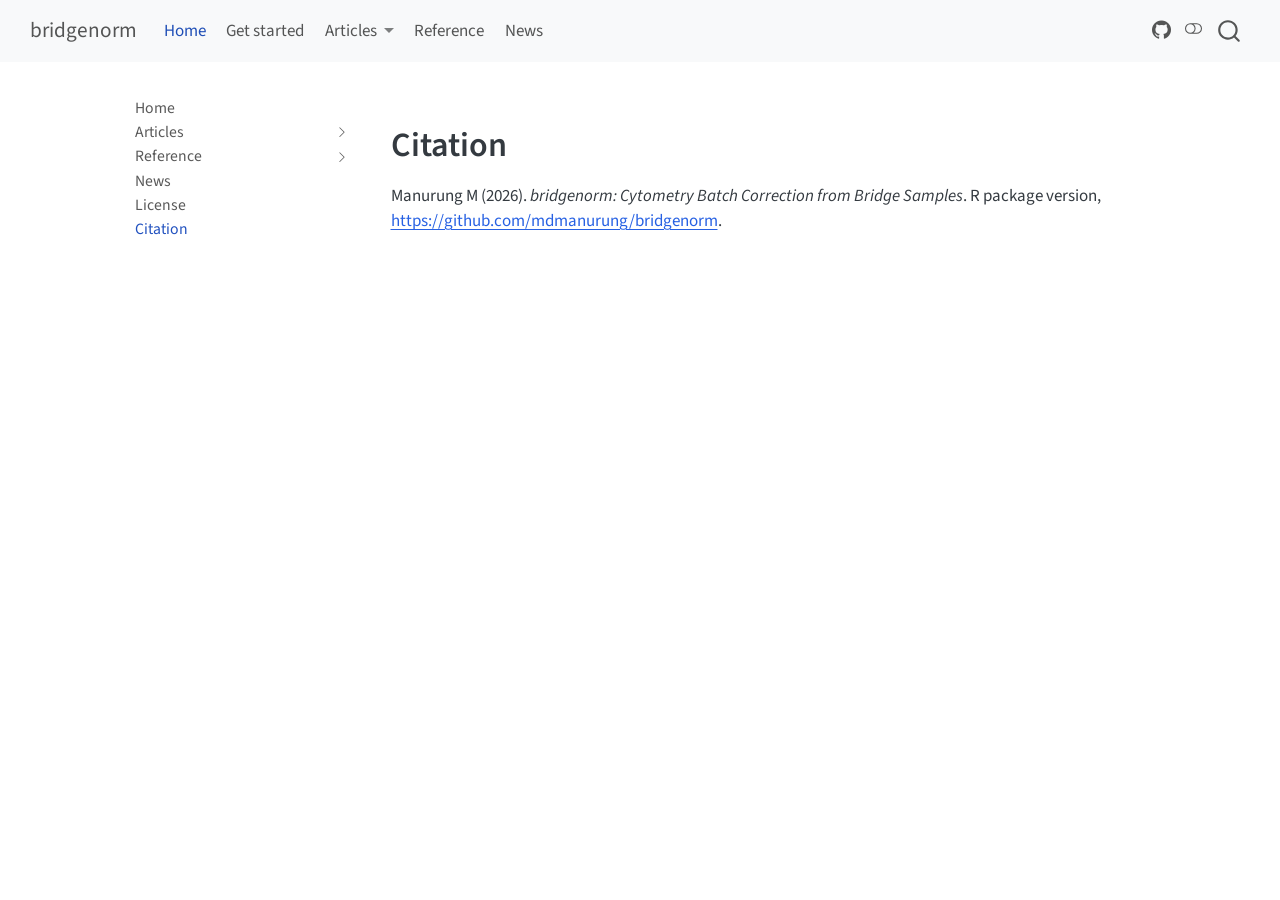
<file: CITATION.html>
<!DOCTYPE html>
<html xmlns="http://www.w3.org/1999/xhtml" lang="en" xml:lang="en"><head>

<meta charset="utf-8">
<meta name="generator" content="quarto-1.10.19">

<meta name="viewport" content="width=device-width, initial-scale=1.0, user-scalable=yes">


<title>citation – bridgenorm</title>
<style>
/* Default styles provided by pandoc.
** See https://pandoc.org/MANUAL.html#variables-for-html for config info.
*/
span.smallcaps{font-variant: small-caps;}
div.columns{display: flex; gap: 1.5em;}
div.column{flex: auto;}
@media screen {
div.columns{gap: min(4vw, 1.5em);}
div.column{overflow-x: auto;}
}
div.hanging-indent{margin-left: 1.5em; text-indent: -1.5em;}
ul.task-list{list-style: none;}
ul.task-list li input[type="checkbox"] {
  width: 0.8em;
  margin: 0 0.8em 0.2em -1em; /* quarto-specific, see https://github.com/quarto-dev/quarto-cli/issues/4556 */ 
  vertical-align: middle;
}
</style>


<script src="site_libs/quarto-nav/quarto-nav.js"></script>
<script src="site_libs/quarto-nav/headroom.min.js"></script>
<script src="site_libs/clipboard/clipboard.min.js"></script>
<script src="site_libs/quarto-search/autocomplete.umd.js"></script>
<script src="site_libs/quarto-search/fuse.min.js"></script>
<script src="site_libs/quarto-search/quarto-search.js"></script>
<meta name="quarto:offset" content="./">
<script src="site_libs/quarto-html/quarto.js" type="module"></script>
<script src="site_libs/quarto-html/tabsets/tabsets.js" type="module"></script>
<script src="site_libs/quarto-html/popper.min.js"></script>
<script src="site_libs/quarto-html/tippy.umd.min.js"></script>
<script src="site_libs/quarto-html/anchor.min.js"></script>
<link href="site_libs/quarto-html/tippy.css" rel="stylesheet">
<link href="site_libs/quarto-html/quarto-syntax-highlighting-bf27225e3a48a9273f3daa8f8e829971.css" rel="stylesheet" class="quarto-color-scheme" id="quarto-text-highlighting-styles">
<link href="site_libs/quarto-html/quarto-syntax-highlighting-dark-b626d73c4c936ccc3cb08be7d45d1df6.css" rel="stylesheet" class="quarto-color-scheme quarto-color-alternate" id="quarto-text-highlighting-styles">
<link href="site_libs/quarto-html/quarto-syntax-highlighting-bf27225e3a48a9273f3daa8f8e829971.css" rel="stylesheet" class="quarto-color-scheme-extra" id="quarto-text-highlighting-styles">
<script src="site_libs/bootstrap/bootstrap.min.js"></script>
<link href="site_libs/bootstrap/bootstrap-icons.css" rel="stylesheet">
<link href="site_libs/bootstrap/bootstrap-cbf1fd589b2feeb3da8b94d52fd10830.min.css" rel="stylesheet" append-hash="true" class="quarto-color-scheme" id="quarto-bootstrap" data-mode="light">
<link href="site_libs/bootstrap/bootstrap-dark-8394ba2926a69b74b325d882636bf2b7.min.css" rel="stylesheet" append-hash="true" class="quarto-color-scheme quarto-color-alternate" id="quarto-bootstrap" data-mode="dark">
<link href="site_libs/bootstrap/bootstrap-cbf1fd589b2feeb3da8b94d52fd10830.min.css" rel="stylesheet" append-hash="true" class="quarto-color-scheme-extra" id="quarto-bootstrap" data-mode="light">
<script id="quarto-search-options" type="application/json">{
  "location": "navbar",
  "copy-button": false,
  "collapse-after": 3,
  "panel-placement": "end",
  "type": "overlay",
  "limit": 50,
  "keyboard-shortcut": [
    "f",
    "/",
    "s"
  ],
  "show-item-context": false,
  "language": {
    "search-no-results-text": "No results",
    "search-matching-documents-text": "matching documents",
    "search-copy-link-title": "Copy link to search",
    "search-hide-matches-text": "Hide additional matches",
    "search-more-match-text": "more match in this document",
    "search-more-matches-text": "more matches in this document",
    "search-clear-button-title": "Clear",
    "search-text-placeholder": "",
    "search-detached-cancel-button-title": "Cancel",
    "search-submit-button-title": "Submit",
    "search-label": "Search"
  }
}</script>


</head>

<body class="nav-sidebar floating nav-fixed fullcontent quarto-light"><script id="quarto-html-before-body" type="application/javascript">
    const toggleBodyColorMode = (bsSheetEl) => {
      const mode = bsSheetEl.getAttribute("data-mode");
      const bodyEl = window.document.querySelector("body");
      if (mode === "dark") {
        bodyEl.classList.add("quarto-dark");
        bodyEl.classList.remove("quarto-light");
      } else {
        bodyEl.classList.add("quarto-light");
        bodyEl.classList.remove("quarto-dark");
      }
    }
    const toggleBodyColorPrimary = () => {
      const bsSheetEl = window.document.querySelector("link#quarto-bootstrap:not([rel=disabled-stylesheet])");
      if (bsSheetEl) {
        toggleBodyColorMode(bsSheetEl);
      }
    }
    const setColorSchemeToggle = (alternate) => {
      const toggles = window.document.querySelectorAll('.quarto-color-scheme-toggle');
      for (let i=0; i < toggles.length; i++) {
        const toggle = toggles[i];
        if (toggle) {
          if (alternate) {
            toggle.classList.add("alternate");
          } else {
            toggle.classList.remove("alternate");
          }
        }
      }
    };
    const toggleColorMode = (alternate) => {
      // Switch the stylesheets
      const primaryStylesheets = window.document.querySelectorAll('link.quarto-color-scheme:not(.quarto-color-alternate)');
      const alternateStylesheets = window.document.querySelectorAll('link.quarto-color-scheme.quarto-color-alternate');
      manageTransitions('#quarto-margin-sidebar .nav-link', false);
      if (alternate) {
        // note: dark is layered on light, we don't disable primary!
        enableStylesheet(alternateStylesheets);
        for (const sheetNode of alternateStylesheets) {
          if (sheetNode.id === "quarto-bootstrap") {
            toggleBodyColorMode(sheetNode);
          }
        }
      } else {
        disableStylesheet(alternateStylesheets);
        enableStylesheet(primaryStylesheets)
        toggleBodyColorPrimary();
      }
      manageTransitions('#quarto-margin-sidebar .nav-link', true);
      // Switch the toggles
      setColorSchemeToggle(alternate)
      // Hack to workaround the fact that safari doesn't
      // properly recolor the scrollbar when toggling (#1455)
      if (navigator.userAgent.indexOf('Safari') > 0 && navigator.userAgent.indexOf('Chrome') == -1) {
        manageTransitions("body", false);
        window.scrollTo(0, 1);
        setTimeout(() => {
          window.scrollTo(0, 0);
          manageTransitions("body", true);
        }, 40);
      }
    }
    const disableStylesheet = (stylesheets) => {
      for (let i=0; i < stylesheets.length; i++) {
        const stylesheet = stylesheets[i];
        stylesheet.rel = 'disabled-stylesheet';
      }
    }
    const enableStylesheet = (stylesheets) => {
      for (let i=0; i < stylesheets.length; i++) {
        const stylesheet = stylesheets[i];
        if(stylesheet.rel !== 'stylesheet') { // for Chrome, which will still FOUC without this check
          stylesheet.rel = 'stylesheet';
        }
      }
    }
    const manageTransitions = (selector, allowTransitions) => {
      const els = window.document.querySelectorAll(selector);
      for (let i=0; i < els.length; i++) {
        const el = els[i];
        if (allowTransitions) {
          el.classList.remove('notransition');
        } else {
          el.classList.add('notransition');
        }
      }
    }
    const isFileUrl = () => {
      return window.location.protocol === 'file:';
    }
    const hasAlternateSentinel = () => {
      let styleSentinel = getColorSchemeSentinel();
      if (styleSentinel !== null) {
        return styleSentinel === "alternate";
      } else {
        return false;
      }
    }
    const setStyleSentinel = (alternate) => {
      const value = alternate ? "alternate" : "default";
      if (!isFileUrl()) {
        window.localStorage.setItem("quarto-color-scheme", value);
      } else {
        localAlternateSentinel = value;
      }
    }
    const getColorSchemeSentinel = () => {
      if (!isFileUrl()) {
        const storageValue = window.localStorage.getItem("quarto-color-scheme");
        return storageValue != null ? storageValue : localAlternateSentinel;
      } else {
        return localAlternateSentinel;
      }
    }
    const toggleGiscusIfUsed = (isAlternate, darkModeDefault) => {
      const baseTheme = document.querySelector('#giscus-base-theme')?.value ?? 'light';
      const alternateTheme = document.querySelector('#giscus-alt-theme')?.value ?? 'dark';
      let newTheme = '';
      if(authorPrefersDark) {
        newTheme = isAlternate ? baseTheme : alternateTheme;
      } else {
        newTheme = isAlternate ? alternateTheme : baseTheme;
      }
      const changeGiscusTheme = () => {
        // From: https://github.com/giscus/giscus/issues/336
        const sendMessage = (message) => {
          const iframe = document.querySelector('iframe.giscus-frame');
          if (!iframe) return;
          iframe.contentWindow.postMessage({ giscus: message }, 'https://giscus.app');
        }
        sendMessage({
          setConfig: {
            theme: newTheme
          }
        });
      }
      const isGiscussLoaded = window.document.querySelector('iframe.giscus-frame') !== null;
      if (isGiscussLoaded) {
        changeGiscusTheme();
      }
    };
    const authorPrefersDark = false;
    const darkModeDefault = authorPrefersDark;
      document.querySelector('link#quarto-text-highlighting-styles.quarto-color-scheme-extra').rel = 'disabled-stylesheet';
      document.querySelector('link#quarto-bootstrap.quarto-color-scheme-extra').rel = 'disabled-stylesheet';
    let localAlternateSentinel = darkModeDefault ? 'alternate' : 'default';
    // Dark / light mode switch
    window.quartoToggleColorScheme = () => {
      // Read the current dark / light value
      let toAlternate = !hasAlternateSentinel();
      toggleColorMode(toAlternate);
      setStyleSentinel(toAlternate);
      toggleGiscusIfUsed(toAlternate, darkModeDefault);
      window.dispatchEvent(new Event('resize'));
    };
    // Switch to dark mode if need be
    if (hasAlternateSentinel()) {
      toggleColorMode(true);
    } else {
      toggleColorMode(false);
    }
  </script>

<div id="quarto-search-results"></div>
  <header id="quarto-header" class="headroom fixed-top">
    <nav class="navbar navbar-expand-lg " data-bs-theme="dark">
      <div class="navbar-container container-fluid">
      <div class="navbar-brand-container mx-auto">
    <a class="navbar-brand" href="./index.html">
    <span class="navbar-title">bridgenorm</span>
    </a>
  </div>
            <div id="quarto-search" class="" title="Search"></div>
          <button class="navbar-toggler" type="button" data-bs-toggle="collapse" data-bs-target="#navbarCollapse" aria-controls="navbarCollapse" role="menu" aria-expanded="false" aria-label="Toggle navigation" onclick="if (window.quartoToggleHeadroom) { window.quartoToggleHeadroom(); }">
  <span class="navbar-toggler-icon"></span>
</button>
          <div class="collapse navbar-collapse" id="navbarCollapse">
            <ul class="navbar-nav navbar-nav-scroll me-auto">
  <li class="nav-item">
    <a class="nav-link active" href="./index.html" aria-current="page"> 
<span class="menu-text">Home</span></a>
  </li>  
  <li class="nav-item">
    <a class="nav-link" href="./vignettes/bridgenorm.html"> 
<span class="menu-text">Get started</span></a>
  </li>  
  <li class="nav-item dropdown ">
    <a class="nav-link dropdown-toggle" href="#" id="nav-menu-articles" role="link" data-bs-toggle="dropdown" aria-expanded="false">
 <span class="menu-text">Articles</span>
    </a>
    <ul class="dropdown-menu" aria-labelledby="nav-menu-articles">    
        <li>
    <a class="dropdown-item" href="./vignettes/bridgenorm.html">
 <span class="dropdown-text">Use case 1: Correct batches with bridge samples</span></a>
  </li>  
        <li>
    <a class="dropdown-item" href="./vignettes/goal-distribution.html">
 <span class="dropdown-text">Use case 2: Normalize toward a goal distribution</span></a>
  </li>  
        <li>
    <a class="dropdown-item" href="./vignettes/frozen-model.html">
 <span class="dropdown-text">Use case 3: Correct later batches with a frozen model</span></a>
  </li>  
        <li>
    <a class="dropdown-item" href="./vignettes/compare.html">
 <span class="dropdown-text">Compare with CytoNorm and cyCombine</span></a>
  </li>  
    </ul>
  </li>
  <li class="nav-item">
    <a class="nav-link" href="./man/bn_fit.html"> 
<span class="menu-text">Reference</span></a>
  </li>  
  <li class="nav-item">
    <a class="nav-link" href="./NEWS.html"> 
<span class="menu-text">News</span></a>
  </li>  
</ul>
            <ul class="navbar-nav navbar-nav-scroll ms-auto">
  <li class="nav-item compact">
    <a class="nav-link" href="https://github.com/mdmanurung/bridgenorm"> <i class="bi bi-github" role="img" aria-label="bridgenorm GitHub">
</i> 
<span class="menu-text"></span></a>
  </li>  
</ul>
          </div> <!-- /navcollapse -->
            <div class="quarto-navbar-tools">
  <a href="" class="quarto-color-scheme-toggle quarto-navigation-tool  px-1" onclick="window.quartoToggleColorScheme(); return false;" title="Toggle dark mode"><i class="bi"></i></a>
</div>
      </div> <!-- /container-fluid -->
    </nav>
  <nav class="quarto-secondary-nav">
    <div class="container-fluid d-flex">
      <button type="button" class="quarto-btn-toggle btn" data-bs-toggle="collapse" role="button" data-bs-target=".quarto-sidebar-collapse-item" aria-controls="quarto-sidebar" aria-expanded="false" aria-label="Toggle sidebar navigation" onclick="if (window.quartoToggleHeadroom) { window.quartoToggleHeadroom(); }">
        <i class="bi bi-layout-text-sidebar-reverse"></i>
      </button>
        <nav class="quarto-page-breadcrumbs" aria-label="breadcrumb"><ol class="breadcrumb"><li class="breadcrumb-item"><a href="./CITATION.html">Citation</a></li></ol></nav>
        <a class="flex-grow-1" role="navigation" data-bs-toggle="collapse" data-bs-target=".quarto-sidebar-collapse-item" aria-controls="quarto-sidebar" aria-expanded="false" aria-label="Toggle sidebar navigation" onclick="if (window.quartoToggleHeadroom) { window.quartoToggleHeadroom(); }">      
        </a>
    </div>
  </nav>
</header>
<!-- content -->
<div id="quarto-content" class="quarto-container page-columns page-rows-contents page-layout-article page-navbar">
<!-- sidebar -->
  <nav id="quarto-sidebar" class="sidebar collapse collapse-horizontal quarto-sidebar-collapse-item sidebar-navigation floating overflow-auto">
    <div class="sidebar-menu-container"> 
    <ul class="list-unstyled mt-1">
        <li class="sidebar-item">
  <div class="sidebar-item-container"> 
  <a href="./index.html" class="sidebar-item-text sidebar-link">
 <span class="menu-text">Home</span></a>
  </div>
</li>
        <li class="sidebar-item sidebar-item-section">
      <div class="sidebar-item-container"> 
            <a class="sidebar-item-text sidebar-link text-start collapsed" data-bs-toggle="collapse" data-bs-target="#quarto-sidebar-section-1" role="navigation" aria-expanded="false">
 <span class="menu-text">Articles</span></a>
          <a class="sidebar-item-toggle text-start collapsed" data-bs-toggle="collapse" data-bs-target="#quarto-sidebar-section-1" role="navigation" aria-expanded="false" aria-label="Toggle section">
            <i class="bi bi-chevron-right ms-2"></i>
          </a> 
      </div>
      <ul id="quarto-sidebar-section-1" class="collapse list-unstyled sidebar-section depth1 ">  
          <li class="sidebar-item">
  <div class="sidebar-item-container"> 
  <a href="./vignettes/bridgenorm.html" class="sidebar-item-text sidebar-link">
 <span class="menu-text">Use case 1: Correct batches with bridge samples</span></a>
  </div>
</li>
          <li class="sidebar-item">
  <div class="sidebar-item-container"> 
  <a href="./vignettes/compare.html" class="sidebar-item-text sidebar-link">
 <span class="menu-text">Compare with CytoNorm and cyCombine on simulated data</span></a>
  </div>
</li>
          <li class="sidebar-item">
  <div class="sidebar-item-container"> 
  <a href="./vignettes/frozen-model.html" class="sidebar-item-text sidebar-link">
 <span class="menu-text">Use case 3: Correct later batches with a frozen model</span></a>
  </div>
</li>
          <li class="sidebar-item">
  <div class="sidebar-item-container"> 
  <a href="./vignettes/goal-distribution.html" class="sidebar-item-text sidebar-link">
 <span class="menu-text">Use case 2: Normalize toward a goal distribution</span></a>
  </div>
</li>
      </ul>
  </li>
        <li class="sidebar-item sidebar-item-section">
      <div class="sidebar-item-container"> 
            <a class="sidebar-item-text sidebar-link text-start collapsed" data-bs-toggle="collapse" data-bs-target="#quarto-sidebar-section-2" role="navigation" aria-expanded="false">
 <span class="menu-text">Reference</span></a>
          <a class="sidebar-item-toggle text-start collapsed" data-bs-toggle="collapse" data-bs-target="#quarto-sidebar-section-2" role="navigation" aria-expanded="false" aria-label="Toggle section">
            <i class="bi bi-chevron-right ms-2"></i>
          </a> 
      </div>
      <ul id="quarto-sidebar-section-2" class="collapse list-unstyled sidebar-section depth1 ">  
          <li class="sidebar-item">
  <div class="sidebar-item-container"> 
  <a href="./man/bn_apply.html" class="sidebar-item-text sidebar-link">
 <span class="menu-text">bn_apply</span></a>
  </div>
</li>
          <li class="sidebar-item">
  <div class="sidebar-item-container"> 
  <a href="./man/bn_bridges.html" class="sidebar-item-text sidebar-link">
 <span class="menu-text">bn_bridges</span></a>
  </div>
</li>
          <li class="sidebar-item">
  <div class="sidebar-item-container"> 
  <a href="./man/bn_fit_paired.html" class="sidebar-item-text sidebar-link">
 <span class="menu-text">bn_fit_paired</span></a>
  </div>
</li>
          <li class="sidebar-item">
  <div class="sidebar-item-container"> 
  <a href="./man/bn_fit.html" class="sidebar-item-text sidebar-link">
 <span class="menu-text">bn_fit</span></a>
  </div>
</li>
          <li class="sidebar-item">
  <div class="sidebar-item-container"> 
  <a href="./man/bn_reference_noise.html" class="sidebar-item-text sidebar-link">
 <span class="menu-text">bn_reference_noise</span></a>
  </div>
</li>
          <li class="sidebar-item">
  <div class="sidebar-item-container"> 
  <a href="./man/bn_save.html" class="sidebar-item-text sidebar-link">
 <span class="menu-text">bn_save</span></a>
  </div>
</li>
      </ul>
  </li>
        <li class="sidebar-item">
  <div class="sidebar-item-container"> 
  <a href="./NEWS.html" class="sidebar-item-text sidebar-link">
 <span class="menu-text">News</span></a>
  </div>
</li>
        <li class="sidebar-item">
  <div class="sidebar-item-container"> 
  <a href="./LICENSE.html" class="sidebar-item-text sidebar-link">
 <span class="menu-text">License</span></a>
  </div>
</li>
        <li class="sidebar-item">
  <div class="sidebar-item-container"> 
  <a href="./CITATION.html" class="sidebar-item-text sidebar-link active">
 <span class="menu-text">Citation</span></a>
  </div>
</li>
    </ul>
    </div>
</nav>
<div id="quarto-sidebar-glass" class="quarto-sidebar-collapse-item" data-bs-toggle="collapse" data-bs-target=".quarto-sidebar-collapse-item"></div>
<!-- margin-sidebar -->
    
<!-- main -->
<main class="content" id="quarto-document-content"><header id="title-block-header" class="quarto-title-block"></header>





<section id="citation" class="level1">
<h1>Citation</h1>
<p>
Manurung M (2026). <em>bridgenorm: Cytometry Batch Correction from Bridge Samples</em>. R package version, <a href="https://github.com/mdmanurung/bridgenorm">https://github.com/mdmanurung/bridgenorm</a>.
</p>


</section>

</main> <!-- /main -->
<script id="quarto-html-after-body" type="application/javascript">
  window.document.addEventListener("DOMContentLoaded", function (event) {
    // Ensure there is a toggle, if there isn't float one in the top right
    if (window.document.querySelector('.quarto-color-scheme-toggle') === null) {
      const a = window.document.createElement('a');
      a.classList.add('top-right');
      a.classList.add('quarto-color-scheme-toggle');
      a.href = "";
      a.onclick = function() { try { window.quartoToggleColorScheme(); } catch {} return false; };
      const i = window.document.createElement("i");
      i.classList.add('bi');
      a.appendChild(i);
      window.document.body.appendChild(a);
    }
    setColorSchemeToggle(hasAlternateSentinel())
    const icon = "";
    const anchorJS = new window.AnchorJS();
    anchorJS.options = {
      placement: 'right',
      icon: icon
    };
    anchorJS.add('.anchored');
    const isCodeAnnotation = (el) => {
      for (const clz of el.classList) {
        if (clz.startsWith('code-annotation-')) {                     
          return true;
        }
      }
      return false;
    }
    const onCopySuccess = function(e) {
      // button target
      const button = e.trigger;
      // don't keep focus
      button.blur();
      // flash "checked"
      button.classList.add('code-copy-button-checked');
      var currentTitle = button.getAttribute("title");
      button.setAttribute("title", "Copied!");
      let tooltip;
      if (window.bootstrap) {
        button.setAttribute("data-bs-toggle", "tooltip");
        button.setAttribute("data-bs-placement", "left");
        button.setAttribute("data-bs-title", "Copied!");
        tooltip = new bootstrap.Tooltip(button, 
          { trigger: "manual", 
            customClass: "code-copy-button-tooltip",
            offset: [0, -8]});
        tooltip.show();    
      }
      setTimeout(function() {
        if (tooltip) {
          tooltip.hide();
          button.removeAttribute("data-bs-title");
          button.removeAttribute("data-bs-toggle");
          button.removeAttribute("data-bs-placement");
        }
        button.setAttribute("title", currentTitle);
        button.classList.remove('code-copy-button-checked');
      }, 1000);
      // clear code selection
      e.clearSelection();
    }
    const getTextToCopy = function(trigger) {
      const outerScaffold = trigger.parentElement.cloneNode(true);
      const codeEl = outerScaffold.querySelector('code');
      for (const childEl of codeEl.children) {
        if (isCodeAnnotation(childEl)) {
          childEl.remove();
        }
      }
      return codeEl.innerText;
    }
    const clipboard = new window.ClipboardJS('.code-copy-button:not([data-in-quarto-modal])', {
      text: getTextToCopy
    });
    clipboard.on('success', onCopySuccess);
    if (window.document.getElementById('quarto-embedded-source-code-modal')) {
      const clipboardModal = new window.ClipboardJS('.code-copy-button[data-in-quarto-modal]', {
        text: getTextToCopy,
        container: window.document.getElementById('quarto-embedded-source-code-modal')
      });
      clipboardModal.on('success', onCopySuccess);
    }
      var localhostRegex = new RegExp(/^(?:http|https):\/\/localhost\:?[0-9]*\//);
      var mailtoRegex = new RegExp(/^mailto:/);
        var filterRegex = new RegExp("https:\/\/mdmanurung\.github\.io\/bridgenorm\/");
      var isInternal = (href) => {
          return filterRegex.test(href) || localhostRegex.test(href) || mailtoRegex.test(href);
      }
      // Inspect non-navigation links and adorn them if external
     var links = window.document.querySelectorAll('a[href]:not(.nav-link):not(.navbar-brand):not(.toc-action):not(.sidebar-link):not(.sidebar-item-toggle):not(.pagination-link):not(.no-external):not([aria-hidden]):not(.dropdown-item):not(.quarto-navigation-tool):not(.about-link)');
      for (var i=0; i<links.length; i++) {
        const link = links[i];
        if (!isInternal(link.href)) {
          // undo the damage that might have been done by quarto-nav.js in the case of
          // links that we want to consider external
          if (link.dataset.originalHref !== undefined) {
            link.href = link.dataset.originalHref;
          }
        }
      }
    function tippyHover(el, contentFn, onTriggerFn, onUntriggerFn) {
      const config = {
        allowHTML: true,
        maxWidth: 500,
        delay: 100,
        arrow: false,
        appendTo: function(el) {
            return el.parentElement;
        },
        interactive: true,
        interactiveBorder: 10,
        theme: 'quarto',
        placement: 'bottom-start',
      };
      if (contentFn) {
        config.content = contentFn;
      }
      if (onTriggerFn) {
        config.onTrigger = onTriggerFn;
      }
      if (onUntriggerFn) {
        config.onUntrigger = onUntriggerFn;
      }
      window.tippy(el, config); 
    }
    const noterefs = window.document.querySelectorAll('a[role="doc-noteref"]');
    for (var i=0; i<noterefs.length; i++) {
      const ref = noterefs[i];
      tippyHover(ref, function() {
        // use id or data attribute instead here
        let href = ref.getAttribute('data-footnote-href') || ref.getAttribute('href');
        try { href = new URL(href).hash; } catch {}
        const id = href.replace(/^#\/?/, "");
        const note = window.document.getElementById(id);
        if (note) {
          return note.innerHTML;
        } else {
          return "";
        }
      });
    }
    const xrefs = window.document.querySelectorAll('a.quarto-xref');
    const processXRef = (id, note) => {
      // Strip column container classes
      const stripColumnClz = (el) => {
        el.classList.remove("page-full", "page-columns");
        if (el.children) {
          for (const child of el.children) {
            stripColumnClz(child);
          }
        }
      }
      stripColumnClz(note)
      if (id === null || id.startsWith('sec-')) {
        // Special case sections, only their first couple elements
        const container = document.createElement("div");
        if (note.children && note.children.length > 2) {
          container.appendChild(note.children[0].cloneNode(true));
          for (let i = 1; i < note.children.length; i++) {
            const child = note.children[i];
            if (child.tagName === "P" && child.innerText === "") {
              continue;
            } else {
              container.appendChild(child.cloneNode(true));
              break;
            }
          }
          if (window.Quarto?.typesetMath) {
            window.Quarto.typesetMath(container);
          }
          return container.innerHTML
        } else {
          if (window.Quarto?.typesetMath) {
            window.Quarto.typesetMath(note);
          }
          return note.innerHTML;
        }
      } else {
        // Remove any anchor links if they are present
        const anchorLink = note.querySelector('a.anchorjs-link');
        if (anchorLink) {
          anchorLink.remove();
        }
        if (window.Quarto?.typesetMath) {
          window.Quarto.typesetMath(note);
        }
        if (note.classList.contains("callout")) {
          return note.outerHTML;
        } else {
          return note.innerHTML;
        }
      }
    }
    for (var i=0; i<xrefs.length; i++) {
      const xref = xrefs[i];
      tippyHover(xref, undefined, function(instance) {
        instance.disable();
        let url = xref.getAttribute('href');
        let hash = undefined; 
        if (url.startsWith('#')) {
          hash = url;
        } else {
          try { hash = new URL(url).hash; } catch {}
        }
        if (hash) {
          const id = hash.replace(/^#\/?/, "");
          const note = window.document.getElementById(id);
          if (note !== null) {
            try {
              const html = processXRef(id, note.cloneNode(true));
              instance.setContent(html);
            } finally {
              instance.enable();
              instance.show();
            }
          } else {
            // See if we can fetch this
            fetch(url.split('#')[0])
            .then(res => res.text())
            .then(html => {
              const parser = new DOMParser();
              const htmlDoc = parser.parseFromString(html, "text/html");
              const note = htmlDoc.getElementById(id);
              if (note !== null) {
                const html = processXRef(id, note);
                instance.setContent(html);
              } 
            }).finally(() => {
              instance.enable();
              instance.show();
            });
          }
        } else {
          // See if we can fetch a full url (with no hash to target)
          // This is a special case and we should probably do some content thinning / targeting
          fetch(url)
          .then(res => res.text())
          .then(html => {
            const parser = new DOMParser();
            const htmlDoc = parser.parseFromString(html, "text/html");
            const note = htmlDoc.querySelector('main.content');
            if (note !== null) {
              // This should only happen for chapter cross references
              // (since there is no id in the URL)
              // remove the first header
              if (note.children.length > 0 && note.children[0].tagName === "HEADER") {
                note.children[0].remove();
              }
              const html = processXRef(null, note);
              instance.setContent(html);
            } 
          }).finally(() => {
            instance.enable();
            instance.show();
          });
        }
      }, function(instance) {
      });
    }
        let selectedAnnoteEl;
        const selectorForAnnotation = ( cell, annotation) => {
          let cellAttr = 'data-code-cell="' + cell + '"';
          let lineAttr = 'data-code-annotation="' +  annotation + '"';
          const selector = 'span[' + cellAttr + '][' + lineAttr + ']';
          return selector;
        }
        const selectCodeLines = (annoteEl) => {
          const doc = window.document;
          const targetCell = annoteEl.getAttribute("data-target-cell");
          const targetAnnotation = annoteEl.getAttribute("data-target-annotation");
          const annoteSpan = window.document.querySelector(selectorForAnnotation(targetCell, targetAnnotation));
          const lines = annoteSpan.getAttribute("data-code-lines").split(",");
          const lineIds = lines.map((line) => {
            return targetCell + "-" + line;
          })
          let top = null;
          let height = null;
          let parent = null;
          if (lineIds.length > 0) {
              //compute the position of the single el (top and bottom and make a div)
              const el = window.document.getElementById(lineIds[0]);
              top = el.offsetTop;
              height = el.offsetHeight;
              parent = el.parentElement.parentElement;
            if (lineIds.length > 1) {
              const lastEl = window.document.getElementById(lineIds[lineIds.length - 1]);
              const bottom = lastEl.offsetTop + lastEl.offsetHeight;
              height = bottom - top;
            }
            if (top !== null && height !== null && parent !== null) {
              // cook up a div (if necessary) and position it 
              let div = window.document.getElementById("code-annotation-line-highlight");
              if (div === null) {
                div = window.document.createElement("div");
                div.setAttribute("id", "code-annotation-line-highlight");
                div.style.position = 'absolute';
                parent.appendChild(div);
              }
              div.style.top = top - 2 + "px";
              div.style.height = height + 4 + "px";
              div.style.left = 0;
              let gutterDiv = window.document.getElementById("code-annotation-line-highlight-gutter");
              if (gutterDiv === null) {
                gutterDiv = window.document.createElement("div");
                gutterDiv.setAttribute("id", "code-annotation-line-highlight-gutter");
                gutterDiv.style.position = 'absolute';
                const codeCell = window.document.getElementById(targetCell);
                const gutter = codeCell.querySelector('.code-annotation-gutter');
                gutter.appendChild(gutterDiv);
              }
              gutterDiv.style.top = top - 2 + "px";
              gutterDiv.style.height = height + 4 + "px";
            }
            selectedAnnoteEl = annoteEl;
          }
        };
        const unselectCodeLines = () => {
          const elementsIds = ["code-annotation-line-highlight", "code-annotation-line-highlight-gutter"];
          elementsIds.forEach((elId) => {
            const div = window.document.getElementById(elId);
            if (div) {
              div.remove();
            }
          });
          selectedAnnoteEl = undefined;
        };
          // Handle positioning of the toggle
      window.addEventListener(
        "resize",
        throttle(() => {
          elRect = undefined;
          if (selectedAnnoteEl) {
            selectCodeLines(selectedAnnoteEl);
          }
        }, 10)
      );
      function throttle(fn, ms) {
      let throttle = false;
      let timer;
        return (...args) => {
          if(!throttle) { // first call gets through
              fn.apply(this, args);
              throttle = true;
          } else { // all the others get throttled
              if(timer) clearTimeout(timer); // cancel #2
              timer = setTimeout(() => {
                fn.apply(this, args);
                timer = throttle = false;
              }, ms);
          }
        };
      }
        // Attach click handler to the DT
        const annoteDls = window.document.querySelectorAll('dt[data-target-cell]');
        for (const annoteDlNode of annoteDls) {
          annoteDlNode.addEventListener('click', (event) => {
            const clickedEl = event.target;
            if (clickedEl !== selectedAnnoteEl) {
              unselectCodeLines();
              const activeEl = window.document.querySelector('dt[data-target-cell].code-annotation-active');
              if (activeEl) {
                activeEl.classList.remove('code-annotation-active');
              }
              selectCodeLines(clickedEl);
              clickedEl.classList.add('code-annotation-active');
            } else {
              // Unselect the line
              unselectCodeLines();
              clickedEl.classList.remove('code-annotation-active');
            }
          });
        }
    const findCites = (el) => {
      const parentEl = el.parentElement;
      if (parentEl) {
        const cites = parentEl.dataset.cites;
        if (cites) {
          return {
            el,
            cites: cites.split(' ')
          };
        } else {
          return findCites(el.parentElement)
        }
      } else {
        return undefined;
      }
    };
    var bibliorefs = window.document.querySelectorAll('a[role="doc-biblioref"]');
    for (var i=0; i<bibliorefs.length; i++) {
      const ref = bibliorefs[i];
      const citeInfo = findCites(ref);
      if (citeInfo) {
        tippyHover(citeInfo.el, function() {
          var popup = window.document.createElement('div');
          citeInfo.cites.forEach(function(cite) {
            var citeDiv = window.document.createElement('div');
            citeDiv.classList.add('hanging-indent');
            citeDiv.classList.add('csl-entry');
            var biblioDiv = window.document.getElementById('ref-' + cite);
            if (biblioDiv) {
              citeDiv.innerHTML = biblioDiv.innerHTML;
            }
            popup.appendChild(citeDiv);
          });
          return popup.innerHTML;
        });
      }
    }
  });
  </script>
</div> <!-- /content -->




</body></html>
</file>
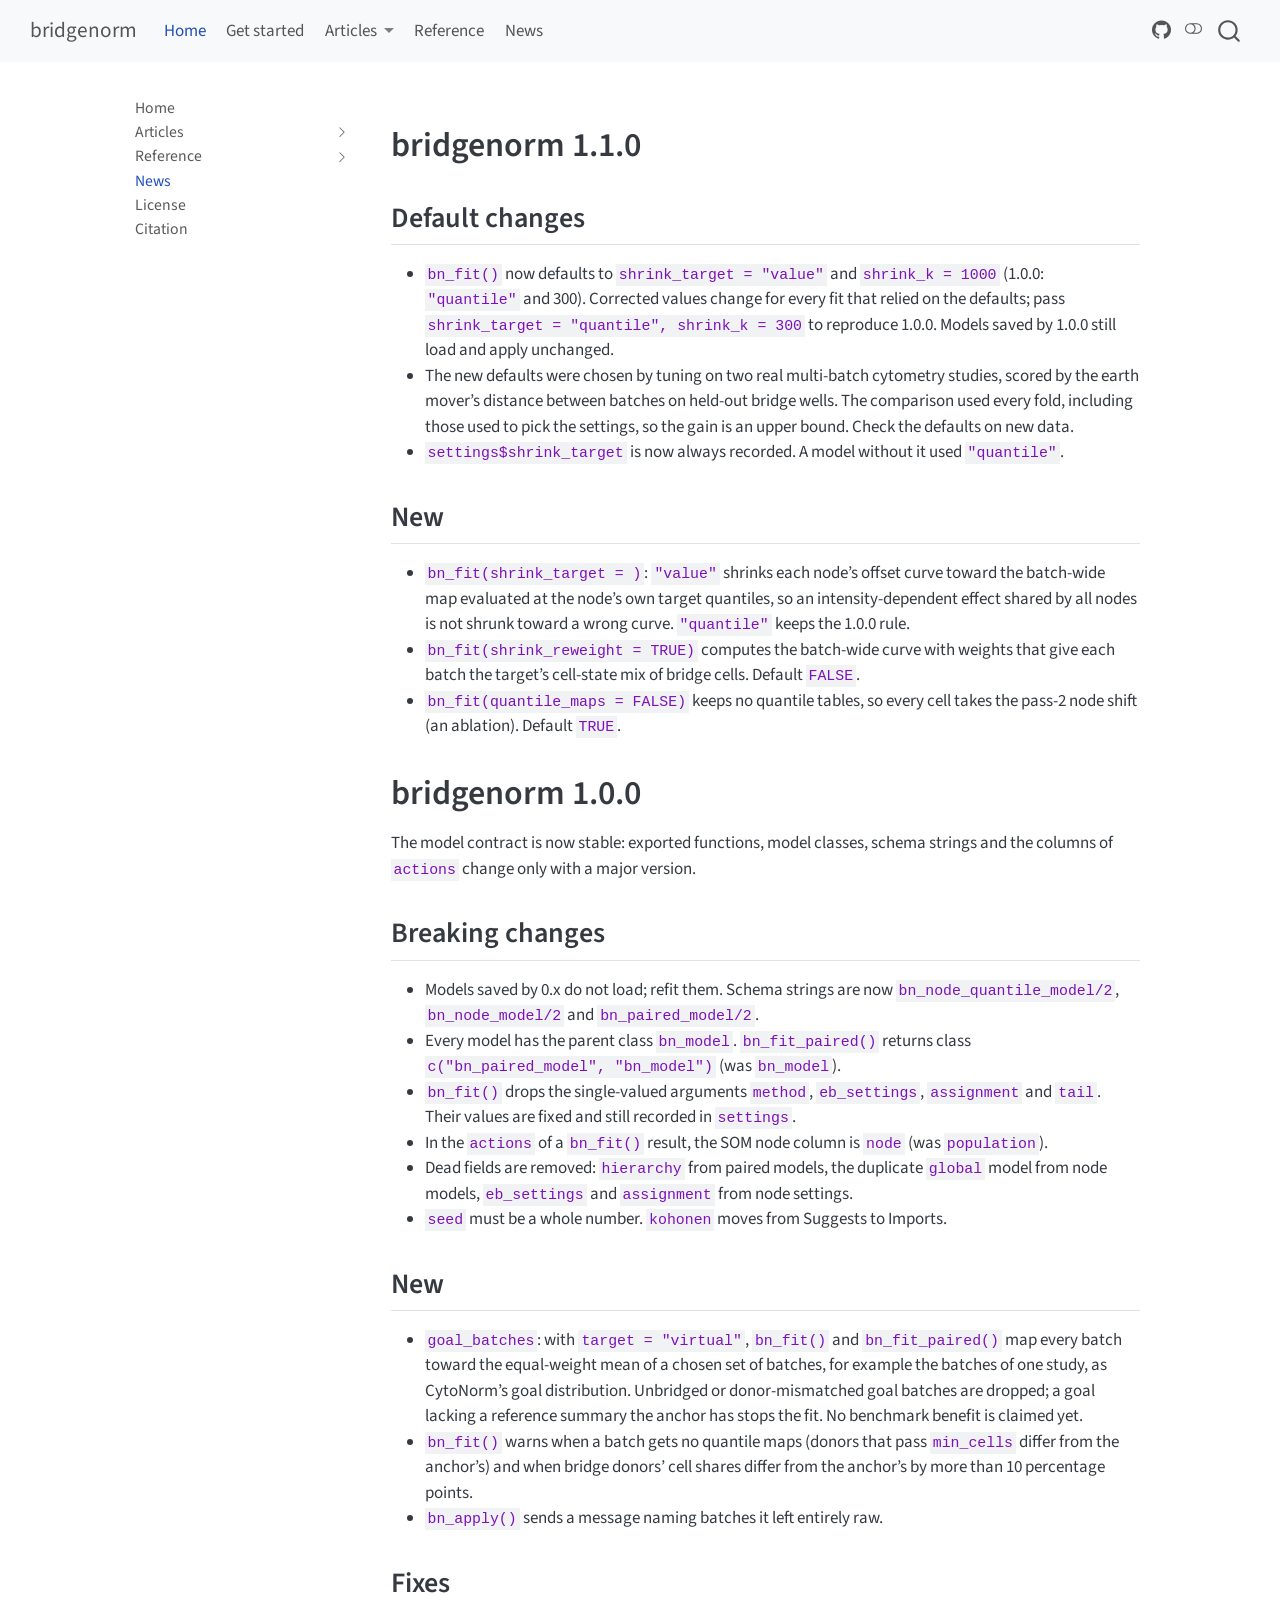
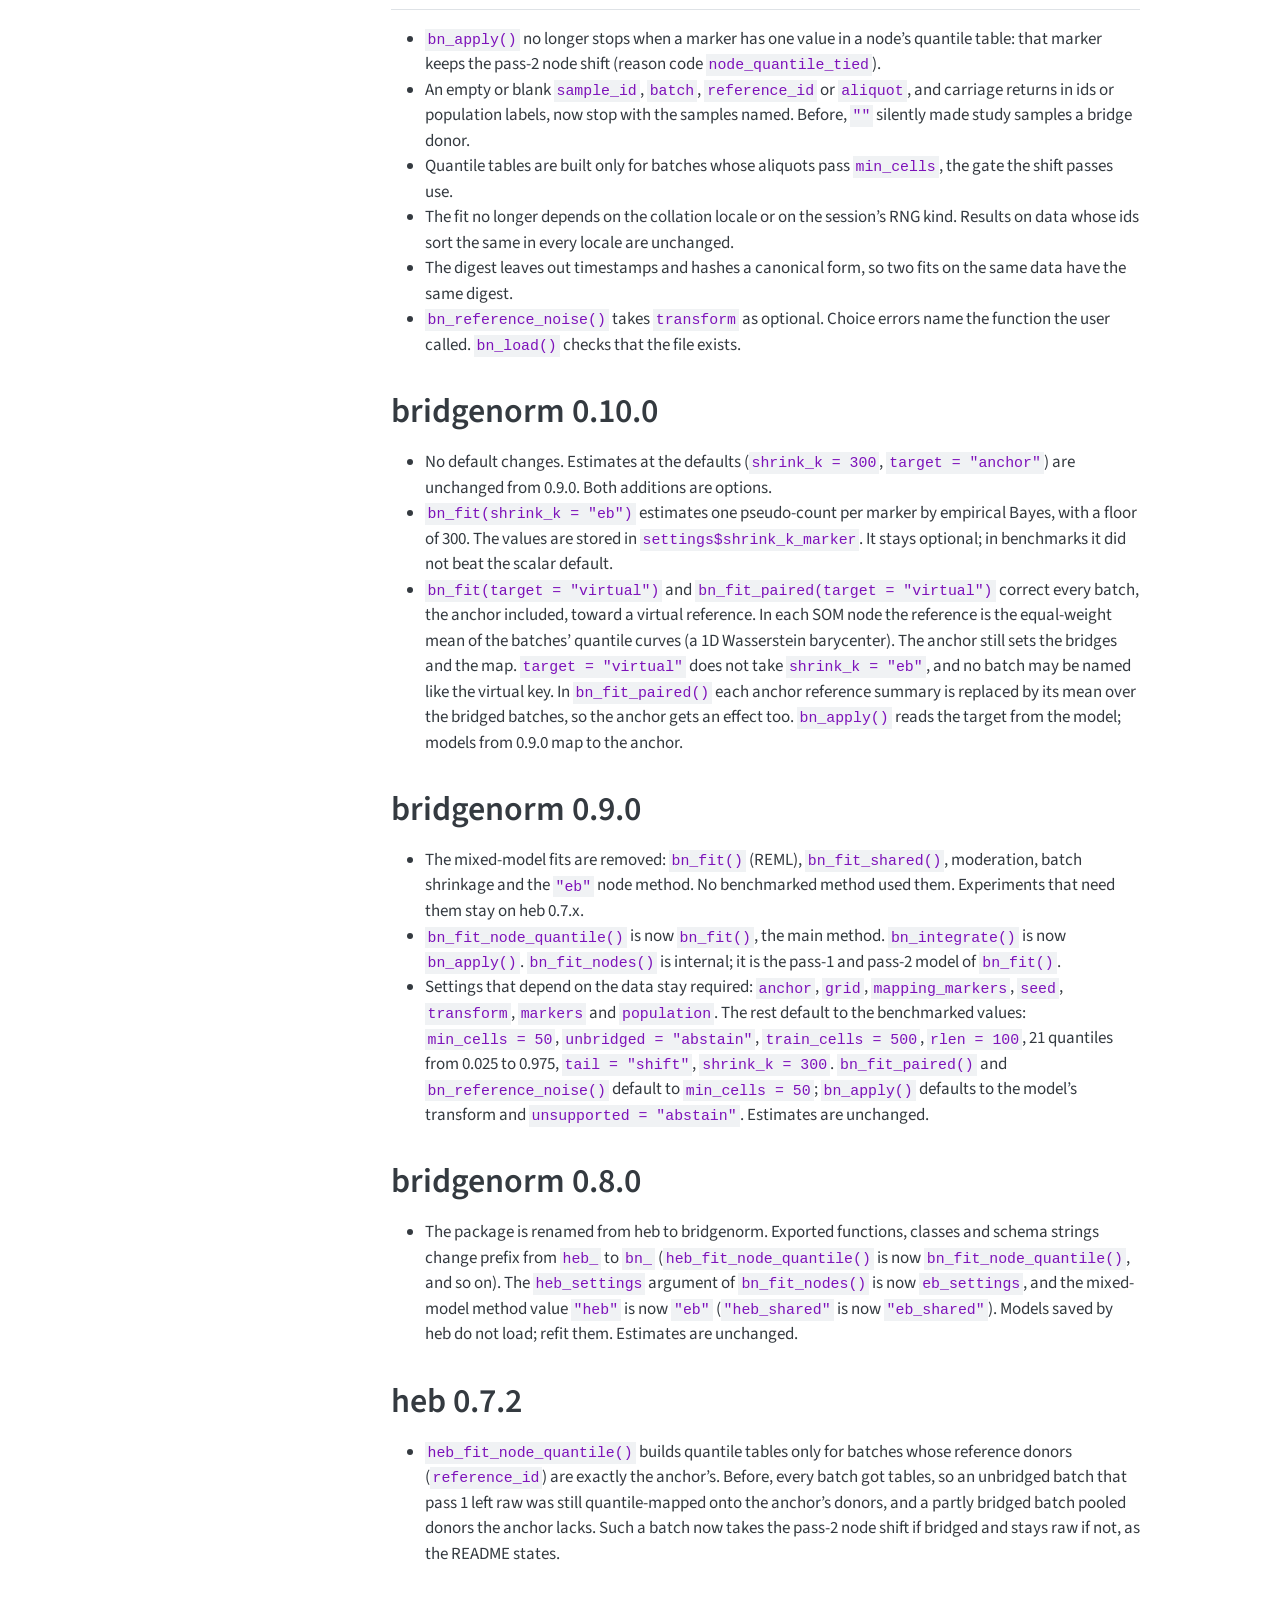
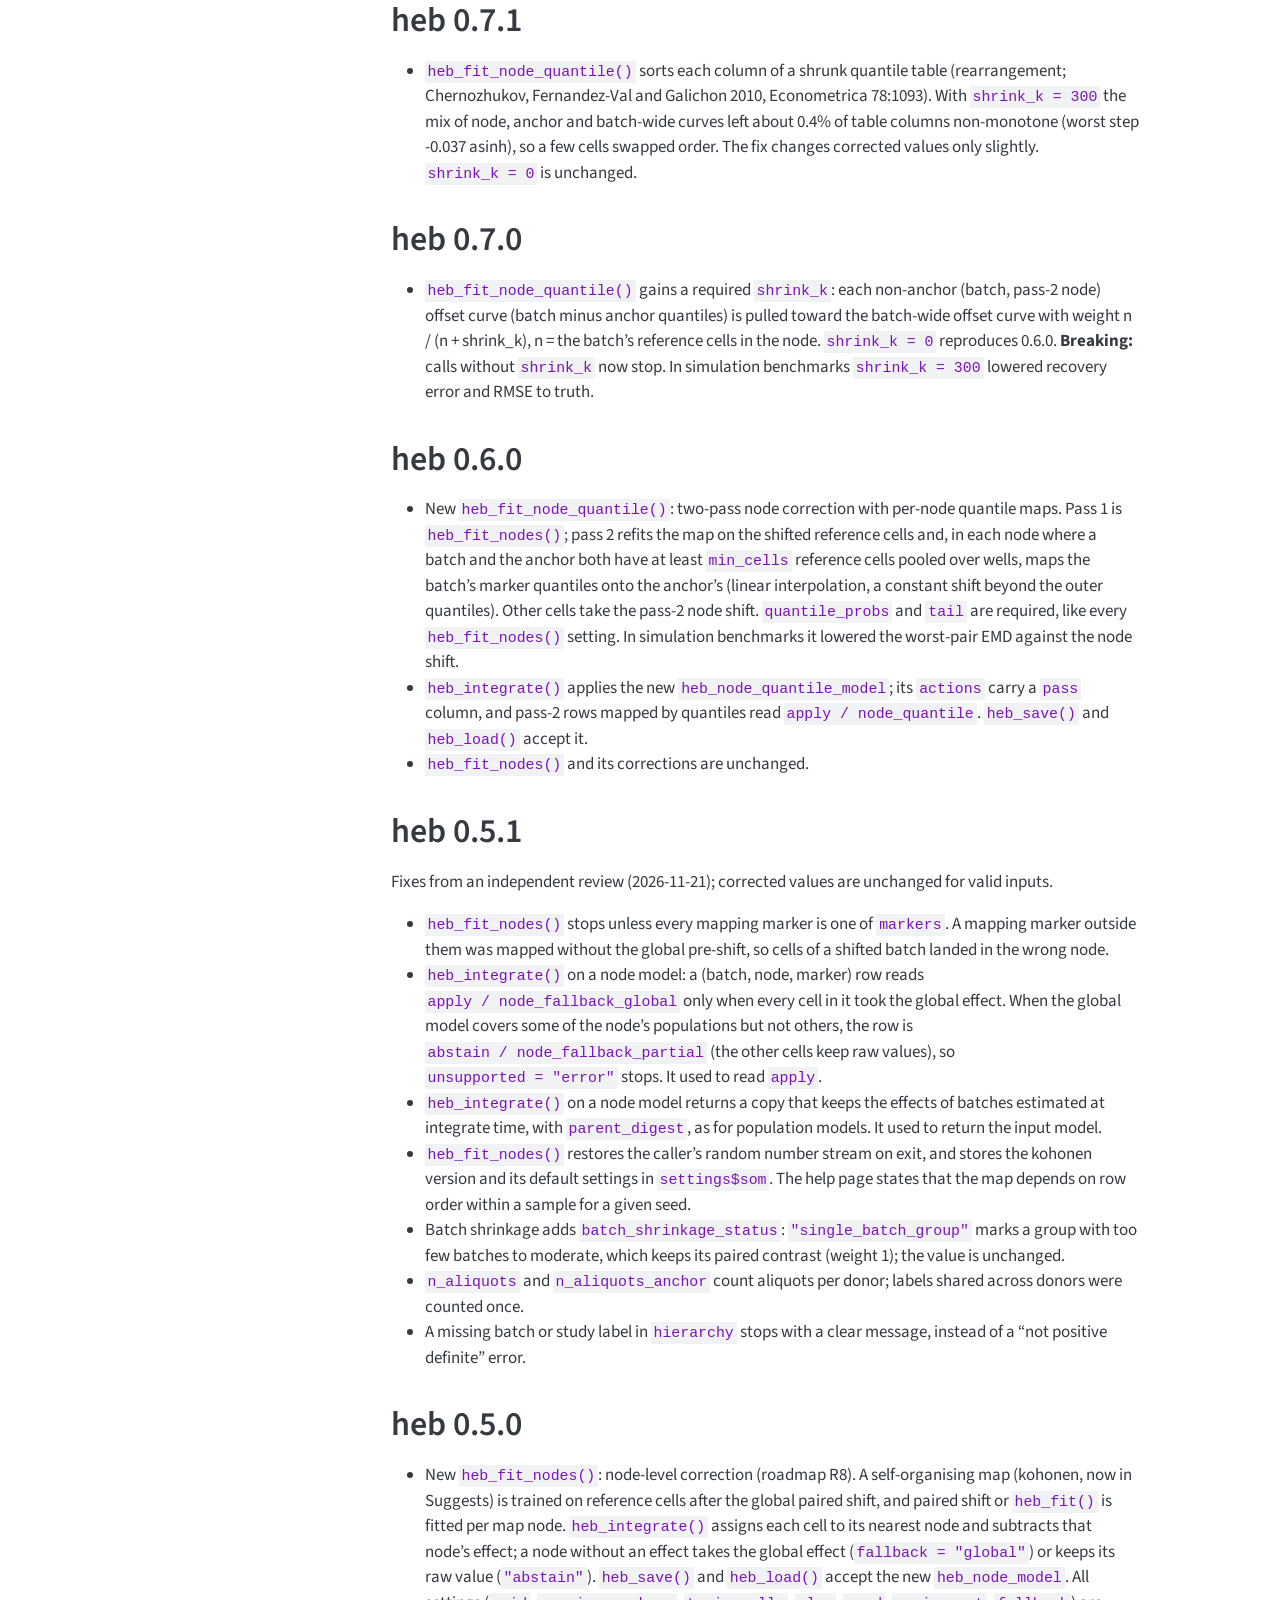
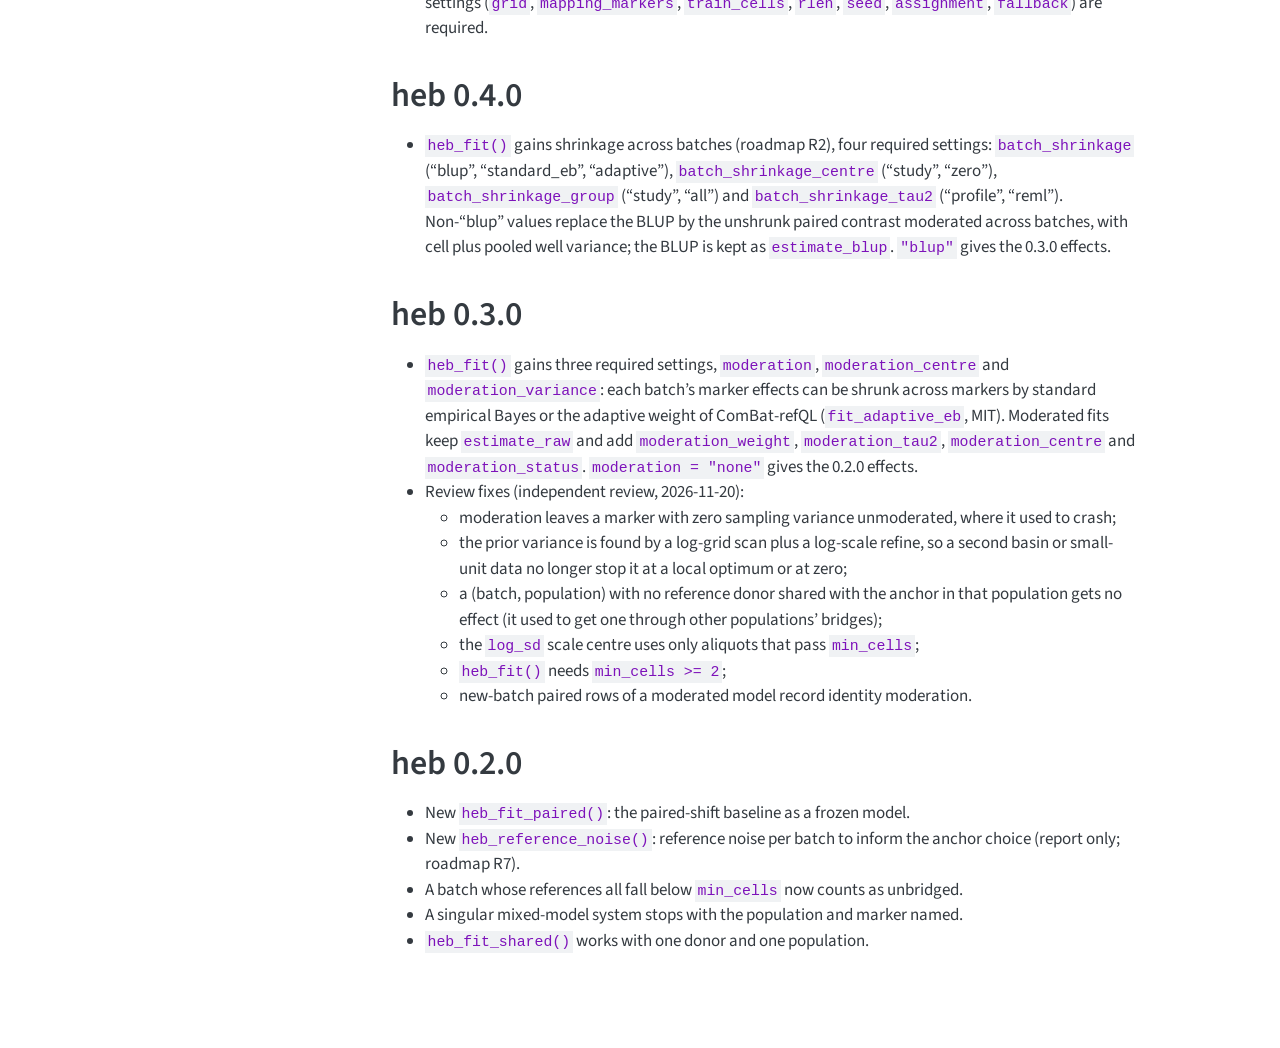
<file: NEWS.html>
<!DOCTYPE html>
<html xmlns="http://www.w3.org/1999/xhtml" lang="en" xml:lang="en"><head>

<meta charset="utf-8">
<meta name="generator" content="quarto-1.10.19">

<meta name="viewport" content="width=device-width, initial-scale=1.0, user-scalable=yes">


<title>news – bridgenorm</title>
<style>
/* Default styles provided by pandoc.
** See https://pandoc.org/MANUAL.html#variables-for-html for config info.
*/
span.smallcaps{font-variant: small-caps;}
div.columns{display: flex; gap: 1.5em;}
div.column{flex: auto;}
@media screen {
div.columns{gap: min(4vw, 1.5em);}
div.column{overflow-x: auto;}
}
div.hanging-indent{margin-left: 1.5em; text-indent: -1.5em;}
ul.task-list{list-style: none;}
ul.task-list li input[type="checkbox"] {
  width: 0.8em;
  margin: 0 0.8em 0.2em -1em; /* quarto-specific, see https://github.com/quarto-dev/quarto-cli/issues/4556 */ 
  vertical-align: middle;
}
</style>


<script src="site_libs/quarto-nav/quarto-nav.js"></script>
<script src="site_libs/quarto-nav/headroom.min.js"></script>
<script src="site_libs/clipboard/clipboard.min.js"></script>
<script src="site_libs/quarto-search/autocomplete.umd.js"></script>
<script src="site_libs/quarto-search/fuse.min.js"></script>
<script src="site_libs/quarto-search/quarto-search.js"></script>
<meta name="quarto:offset" content="./">
<script src="site_libs/quarto-html/quarto.js" type="module"></script>
<script src="site_libs/quarto-html/tabsets/tabsets.js" type="module"></script>
<script src="site_libs/quarto-html/popper.min.js"></script>
<script src="site_libs/quarto-html/tippy.umd.min.js"></script>
<script src="site_libs/quarto-html/anchor.min.js"></script>
<link href="site_libs/quarto-html/tippy.css" rel="stylesheet">
<link href="site_libs/quarto-html/quarto-syntax-highlighting-bf27225e3a48a9273f3daa8f8e829971.css" rel="stylesheet" class="quarto-color-scheme" id="quarto-text-highlighting-styles">
<link href="site_libs/quarto-html/quarto-syntax-highlighting-dark-b626d73c4c936ccc3cb08be7d45d1df6.css" rel="stylesheet" class="quarto-color-scheme quarto-color-alternate" id="quarto-text-highlighting-styles">
<link href="site_libs/quarto-html/quarto-syntax-highlighting-bf27225e3a48a9273f3daa8f8e829971.css" rel="stylesheet" class="quarto-color-scheme-extra" id="quarto-text-highlighting-styles">
<script src="site_libs/bootstrap/bootstrap.min.js"></script>
<link href="site_libs/bootstrap/bootstrap-icons.css" rel="stylesheet">
<link href="site_libs/bootstrap/bootstrap-cbf1fd589b2feeb3da8b94d52fd10830.min.css" rel="stylesheet" append-hash="true" class="quarto-color-scheme" id="quarto-bootstrap" data-mode="light">
<link href="site_libs/bootstrap/bootstrap-dark-8394ba2926a69b74b325d882636bf2b7.min.css" rel="stylesheet" append-hash="true" class="quarto-color-scheme quarto-color-alternate" id="quarto-bootstrap" data-mode="dark">
<link href="site_libs/bootstrap/bootstrap-cbf1fd589b2feeb3da8b94d52fd10830.min.css" rel="stylesheet" append-hash="true" class="quarto-color-scheme-extra" id="quarto-bootstrap" data-mode="light">
<script id="quarto-search-options" type="application/json">{
  "location": "navbar",
  "copy-button": false,
  "collapse-after": 3,
  "panel-placement": "end",
  "type": "overlay",
  "limit": 50,
  "keyboard-shortcut": [
    "f",
    "/",
    "s"
  ],
  "show-item-context": false,
  "language": {
    "search-no-results-text": "No results",
    "search-matching-documents-text": "matching documents",
    "search-copy-link-title": "Copy link to search",
    "search-hide-matches-text": "Hide additional matches",
    "search-more-match-text": "more match in this document",
    "search-more-matches-text": "more matches in this document",
    "search-clear-button-title": "Clear",
    "search-text-placeholder": "",
    "search-detached-cancel-button-title": "Cancel",
    "search-submit-button-title": "Submit",
    "search-label": "Search"
  }
}</script>


</head>

<body class="nav-sidebar floating nav-fixed fullcontent quarto-light"><script id="quarto-html-before-body" type="application/javascript">
    const toggleBodyColorMode = (bsSheetEl) => {
      const mode = bsSheetEl.getAttribute("data-mode");
      const bodyEl = window.document.querySelector("body");
      if (mode === "dark") {
        bodyEl.classList.add("quarto-dark");
        bodyEl.classList.remove("quarto-light");
      } else {
        bodyEl.classList.add("quarto-light");
        bodyEl.classList.remove("quarto-dark");
      }
    }
    const toggleBodyColorPrimary = () => {
      const bsSheetEl = window.document.querySelector("link#quarto-bootstrap:not([rel=disabled-stylesheet])");
      if (bsSheetEl) {
        toggleBodyColorMode(bsSheetEl);
      }
    }
    const setColorSchemeToggle = (alternate) => {
      const toggles = window.document.querySelectorAll('.quarto-color-scheme-toggle');
      for (let i=0; i < toggles.length; i++) {
        const toggle = toggles[i];
        if (toggle) {
          if (alternate) {
            toggle.classList.add("alternate");
          } else {
            toggle.classList.remove("alternate");
          }
        }
      }
    };
    const toggleColorMode = (alternate) => {
      // Switch the stylesheets
      const primaryStylesheets = window.document.querySelectorAll('link.quarto-color-scheme:not(.quarto-color-alternate)');
      const alternateStylesheets = window.document.querySelectorAll('link.quarto-color-scheme.quarto-color-alternate');
      manageTransitions('#quarto-margin-sidebar .nav-link', false);
      if (alternate) {
        // note: dark is layered on light, we don't disable primary!
        enableStylesheet(alternateStylesheets);
        for (const sheetNode of alternateStylesheets) {
          if (sheetNode.id === "quarto-bootstrap") {
            toggleBodyColorMode(sheetNode);
          }
        }
      } else {
        disableStylesheet(alternateStylesheets);
        enableStylesheet(primaryStylesheets)
        toggleBodyColorPrimary();
      }
      manageTransitions('#quarto-margin-sidebar .nav-link', true);
      // Switch the toggles
      setColorSchemeToggle(alternate)
      // Hack to workaround the fact that safari doesn't
      // properly recolor the scrollbar when toggling (#1455)
      if (navigator.userAgent.indexOf('Safari') > 0 && navigator.userAgent.indexOf('Chrome') == -1) {
        manageTransitions("body", false);
        window.scrollTo(0, 1);
        setTimeout(() => {
          window.scrollTo(0, 0);
          manageTransitions("body", true);
        }, 40);
      }
    }
    const disableStylesheet = (stylesheets) => {
      for (let i=0; i < stylesheets.length; i++) {
        const stylesheet = stylesheets[i];
        stylesheet.rel = 'disabled-stylesheet';
      }
    }
    const enableStylesheet = (stylesheets) => {
      for (let i=0; i < stylesheets.length; i++) {
        const stylesheet = stylesheets[i];
        if(stylesheet.rel !== 'stylesheet') { // for Chrome, which will still FOUC without this check
          stylesheet.rel = 'stylesheet';
        }
      }
    }
    const manageTransitions = (selector, allowTransitions) => {
      const els = window.document.querySelectorAll(selector);
      for (let i=0; i < els.length; i++) {
        const el = els[i];
        if (allowTransitions) {
          el.classList.remove('notransition');
        } else {
          el.classList.add('notransition');
        }
      }
    }
    const isFileUrl = () => {
      return window.location.protocol === 'file:';
    }
    const hasAlternateSentinel = () => {
      let styleSentinel = getColorSchemeSentinel();
      if (styleSentinel !== null) {
        return styleSentinel === "alternate";
      } else {
        return false;
      }
    }
    const setStyleSentinel = (alternate) => {
      const value = alternate ? "alternate" : "default";
      if (!isFileUrl()) {
        window.localStorage.setItem("quarto-color-scheme", value);
      } else {
        localAlternateSentinel = value;
      }
    }
    const getColorSchemeSentinel = () => {
      if (!isFileUrl()) {
        const storageValue = window.localStorage.getItem("quarto-color-scheme");
        return storageValue != null ? storageValue : localAlternateSentinel;
      } else {
        return localAlternateSentinel;
      }
    }
    const toggleGiscusIfUsed = (isAlternate, darkModeDefault) => {
      const baseTheme = document.querySelector('#giscus-base-theme')?.value ?? 'light';
      const alternateTheme = document.querySelector('#giscus-alt-theme')?.value ?? 'dark';
      let newTheme = '';
      if(authorPrefersDark) {
        newTheme = isAlternate ? baseTheme : alternateTheme;
      } else {
        newTheme = isAlternate ? alternateTheme : baseTheme;
      }
      const changeGiscusTheme = () => {
        // From: https://github.com/giscus/giscus/issues/336
        const sendMessage = (message) => {
          const iframe = document.querySelector('iframe.giscus-frame');
          if (!iframe) return;
          iframe.contentWindow.postMessage({ giscus: message }, 'https://giscus.app');
        }
        sendMessage({
          setConfig: {
            theme: newTheme
          }
        });
      }
      const isGiscussLoaded = window.document.querySelector('iframe.giscus-frame') !== null;
      if (isGiscussLoaded) {
        changeGiscusTheme();
      }
    };
    const authorPrefersDark = false;
    const darkModeDefault = authorPrefersDark;
      document.querySelector('link#quarto-text-highlighting-styles.quarto-color-scheme-extra').rel = 'disabled-stylesheet';
      document.querySelector('link#quarto-bootstrap.quarto-color-scheme-extra').rel = 'disabled-stylesheet';
    let localAlternateSentinel = darkModeDefault ? 'alternate' : 'default';
    // Dark / light mode switch
    window.quartoToggleColorScheme = () => {
      // Read the current dark / light value
      let toAlternate = !hasAlternateSentinel();
      toggleColorMode(toAlternate);
      setStyleSentinel(toAlternate);
      toggleGiscusIfUsed(toAlternate, darkModeDefault);
      window.dispatchEvent(new Event('resize'));
    };
    // Switch to dark mode if need be
    if (hasAlternateSentinel()) {
      toggleColorMode(true);
    } else {
      toggleColorMode(false);
    }
  </script>

<div id="quarto-search-results"></div>
  <header id="quarto-header" class="headroom fixed-top">
    <nav class="navbar navbar-expand-lg " data-bs-theme="dark">
      <div class="navbar-container container-fluid">
      <div class="navbar-brand-container mx-auto">
    <a class="navbar-brand" href="./index.html">
    <span class="navbar-title">bridgenorm</span>
    </a>
  </div>
            <div id="quarto-search" class="" title="Search"></div>
          <button class="navbar-toggler" type="button" data-bs-toggle="collapse" data-bs-target="#navbarCollapse" aria-controls="navbarCollapse" role="menu" aria-expanded="false" aria-label="Toggle navigation" onclick="if (window.quartoToggleHeadroom) { window.quartoToggleHeadroom(); }">
  <span class="navbar-toggler-icon"></span>
</button>
          <div class="collapse navbar-collapse" id="navbarCollapse">
            <ul class="navbar-nav navbar-nav-scroll me-auto">
  <li class="nav-item">
    <a class="nav-link active" href="./index.html" aria-current="page"> 
<span class="menu-text">Home</span></a>
  </li>  
  <li class="nav-item">
    <a class="nav-link" href="./vignettes/bridgenorm.html"> 
<span class="menu-text">Get started</span></a>
  </li>  
  <li class="nav-item dropdown ">
    <a class="nav-link dropdown-toggle" href="#" id="nav-menu-articles" role="link" data-bs-toggle="dropdown" aria-expanded="false">
 <span class="menu-text">Articles</span>
    </a>
    <ul class="dropdown-menu" aria-labelledby="nav-menu-articles">    
        <li>
    <a class="dropdown-item" href="./vignettes/bridgenorm.html">
 <span class="dropdown-text">Use case 1: Correct batches with bridge samples</span></a>
  </li>  
        <li>
    <a class="dropdown-item" href="./vignettes/goal-distribution.html">
 <span class="dropdown-text">Use case 2: Normalize toward a goal distribution</span></a>
  </li>  
        <li>
    <a class="dropdown-item" href="./vignettes/frozen-model.html">
 <span class="dropdown-text">Use case 3: Correct later batches with a frozen model</span></a>
  </li>  
        <li>
    <a class="dropdown-item" href="./vignettes/compare.html">
 <span class="dropdown-text">Compare with CytoNorm and cyCombine</span></a>
  </li>  
    </ul>
  </li>
  <li class="nav-item">
    <a class="nav-link" href="./man/bn_fit.html"> 
<span class="menu-text">Reference</span></a>
  </li>  
  <li class="nav-item">
    <a class="nav-link" href="./NEWS.html"> 
<span class="menu-text">News</span></a>
  </li>  
</ul>
            <ul class="navbar-nav navbar-nav-scroll ms-auto">
  <li class="nav-item compact">
    <a class="nav-link" href="https://github.com/mdmanurung/bridgenorm"> <i class="bi bi-github" role="img" aria-label="bridgenorm GitHub">
</i> 
<span class="menu-text"></span></a>
  </li>  
</ul>
          </div> <!-- /navcollapse -->
            <div class="quarto-navbar-tools">
  <a href="" class="quarto-color-scheme-toggle quarto-navigation-tool  px-1" onclick="window.quartoToggleColorScheme(); return false;" title="Toggle dark mode"><i class="bi"></i></a>
</div>
      </div> <!-- /container-fluid -->
    </nav>
  <nav class="quarto-secondary-nav">
    <div class="container-fluid d-flex">
      <button type="button" class="quarto-btn-toggle btn" data-bs-toggle="collapse" role="button" data-bs-target=".quarto-sidebar-collapse-item" aria-controls="quarto-sidebar" aria-expanded="false" aria-label="Toggle sidebar navigation" onclick="if (window.quartoToggleHeadroom) { window.quartoToggleHeadroom(); }">
        <i class="bi bi-layout-text-sidebar-reverse"></i>
      </button>
        <nav class="quarto-page-breadcrumbs" aria-label="breadcrumb"><ol class="breadcrumb"><li class="breadcrumb-item"><a href="./NEWS.html">News</a></li></ol></nav>
        <a class="flex-grow-1" role="navigation" data-bs-toggle="collapse" data-bs-target=".quarto-sidebar-collapse-item" aria-controls="quarto-sidebar" aria-expanded="false" aria-label="Toggle sidebar navigation" onclick="if (window.quartoToggleHeadroom) { window.quartoToggleHeadroom(); }">      
        </a>
    </div>
  </nav>
</header>
<!-- content -->
<div id="quarto-content" class="quarto-container page-columns page-rows-contents page-layout-article page-navbar">
<!-- sidebar -->
  <nav id="quarto-sidebar" class="sidebar collapse collapse-horizontal quarto-sidebar-collapse-item sidebar-navigation floating overflow-auto">
    <div class="sidebar-menu-container"> 
    <ul class="list-unstyled mt-1">
        <li class="sidebar-item">
  <div class="sidebar-item-container"> 
  <a href="./index.html" class="sidebar-item-text sidebar-link">
 <span class="menu-text">Home</span></a>
  </div>
</li>
        <li class="sidebar-item sidebar-item-section">
      <div class="sidebar-item-container"> 
            <a class="sidebar-item-text sidebar-link text-start collapsed" data-bs-toggle="collapse" data-bs-target="#quarto-sidebar-section-1" role="navigation" aria-expanded="false">
 <span class="menu-text">Articles</span></a>
          <a class="sidebar-item-toggle text-start collapsed" data-bs-toggle="collapse" data-bs-target="#quarto-sidebar-section-1" role="navigation" aria-expanded="false" aria-label="Toggle section">
            <i class="bi bi-chevron-right ms-2"></i>
          </a> 
      </div>
      <ul id="quarto-sidebar-section-1" class="collapse list-unstyled sidebar-section depth1 ">  
          <li class="sidebar-item">
  <div class="sidebar-item-container"> 
  <a href="./vignettes/bridgenorm.html" class="sidebar-item-text sidebar-link">
 <span class="menu-text">Use case 1: Correct batches with bridge samples</span></a>
  </div>
</li>
          <li class="sidebar-item">
  <div class="sidebar-item-container"> 
  <a href="./vignettes/compare.html" class="sidebar-item-text sidebar-link">
 <span class="menu-text">Compare with CytoNorm and cyCombine on simulated data</span></a>
  </div>
</li>
          <li class="sidebar-item">
  <div class="sidebar-item-container"> 
  <a href="./vignettes/frozen-model.html" class="sidebar-item-text sidebar-link">
 <span class="menu-text">Use case 3: Correct later batches with a frozen model</span></a>
  </div>
</li>
          <li class="sidebar-item">
  <div class="sidebar-item-container"> 
  <a href="./vignettes/goal-distribution.html" class="sidebar-item-text sidebar-link">
 <span class="menu-text">Use case 2: Normalize toward a goal distribution</span></a>
  </div>
</li>
      </ul>
  </li>
        <li class="sidebar-item sidebar-item-section">
      <div class="sidebar-item-container"> 
            <a class="sidebar-item-text sidebar-link text-start collapsed" data-bs-toggle="collapse" data-bs-target="#quarto-sidebar-section-2" role="navigation" aria-expanded="false">
 <span class="menu-text">Reference</span></a>
          <a class="sidebar-item-toggle text-start collapsed" data-bs-toggle="collapse" data-bs-target="#quarto-sidebar-section-2" role="navigation" aria-expanded="false" aria-label="Toggle section">
            <i class="bi bi-chevron-right ms-2"></i>
          </a> 
      </div>
      <ul id="quarto-sidebar-section-2" class="collapse list-unstyled sidebar-section depth1 ">  
          <li class="sidebar-item">
  <div class="sidebar-item-container"> 
  <a href="./man/bn_apply.html" class="sidebar-item-text sidebar-link">
 <span class="menu-text">bn_apply</span></a>
  </div>
</li>
          <li class="sidebar-item">
  <div class="sidebar-item-container"> 
  <a href="./man/bn_bridges.html" class="sidebar-item-text sidebar-link">
 <span class="menu-text">bn_bridges</span></a>
  </div>
</li>
          <li class="sidebar-item">
  <div class="sidebar-item-container"> 
  <a href="./man/bn_fit_paired.html" class="sidebar-item-text sidebar-link">
 <span class="menu-text">bn_fit_paired</span></a>
  </div>
</li>
          <li class="sidebar-item">
  <div class="sidebar-item-container"> 
  <a href="./man/bn_fit.html" class="sidebar-item-text sidebar-link">
 <span class="menu-text">bn_fit</span></a>
  </div>
</li>
          <li class="sidebar-item">
  <div class="sidebar-item-container"> 
  <a href="./man/bn_reference_noise.html" class="sidebar-item-text sidebar-link">
 <span class="menu-text">bn_reference_noise</span></a>
  </div>
</li>
          <li class="sidebar-item">
  <div class="sidebar-item-container"> 
  <a href="./man/bn_save.html" class="sidebar-item-text sidebar-link">
 <span class="menu-text">bn_save</span></a>
  </div>
</li>
      </ul>
  </li>
        <li class="sidebar-item">
  <div class="sidebar-item-container"> 
  <a href="./NEWS.html" class="sidebar-item-text sidebar-link active">
 <span class="menu-text">News</span></a>
  </div>
</li>
        <li class="sidebar-item">
  <div class="sidebar-item-container"> 
  <a href="./LICENSE.html" class="sidebar-item-text sidebar-link">
 <span class="menu-text">License</span></a>
  </div>
</li>
        <li class="sidebar-item">
  <div class="sidebar-item-container"> 
  <a href="./CITATION.html" class="sidebar-item-text sidebar-link">
 <span class="menu-text">Citation</span></a>
  </div>
</li>
    </ul>
    </div>
</nav>
<div id="quarto-sidebar-glass" class="quarto-sidebar-collapse-item" data-bs-toggle="collapse" data-bs-target=".quarto-sidebar-collapse-item"></div>
<!-- margin-sidebar -->
    
<!-- main -->
<main class="content" id="quarto-document-content"><header id="title-block-header" class="quarto-title-block"></header>





<section id="bridgenorm-1.1.0" class="level1">
<h1>bridgenorm 1.1.0</h1>
<section id="default-changes" class="level2">
<h2 class="anchored" data-anchor-id="default-changes">Default changes</h2>
<ul>
<li><code>bn_fit()</code> now defaults to <code>shrink_target = "value"</code> and <code>shrink_k = 1000</code> (1.0.0: <code>"quantile"</code> and 300). Corrected values change for every fit that relied on the defaults; pass <code>shrink_target = "quantile", shrink_k = 300</code> to reproduce 1.0.0. Models saved by 1.0.0 still load and apply unchanged.</li>
<li>The new defaults were chosen by tuning on two real multi-batch cytometry studies, scored by the earth mover’s distance between batches on held-out bridge wells. The comparison used every fold, including those used to pick the settings, so the gain is an upper bound. Check the defaults on new data.</li>
<li><code>settings$shrink_target</code> is now always recorded. A model without it used <code>"quantile"</code>.</li>
</ul>
</section>
<section id="new" class="level2">
<h2 class="anchored" data-anchor-id="new">New</h2>
<ul>
<li><code>bn_fit(shrink_target = )</code>: <code>"value"</code> shrinks each node’s offset curve toward the batch-wide map evaluated at the node’s own target quantiles, so an intensity-dependent effect shared by all nodes is not shrunk toward a wrong curve. <code>"quantile"</code> keeps the 1.0.0 rule.</li>
<li><code>bn_fit(shrink_reweight = TRUE)</code> computes the batch-wide curve with weights that give each batch the target’s cell-state mix of bridge cells. Default <code>FALSE</code>.</li>
<li><code>bn_fit(quantile_maps = FALSE)</code> keeps no quantile tables, so every cell takes the pass-2 node shift (an ablation). Default <code>TRUE</code>.</li>
</ul>
</section>
</section>
<section id="bridgenorm-1.0.0" class="level1">
<h1>bridgenorm 1.0.0</h1>
<p>The model contract is now stable: exported functions, model classes, schema strings and the columns of <code>actions</code> change only with a major version.</p>
<section id="breaking-changes" class="level2">
<h2 class="anchored" data-anchor-id="breaking-changes">Breaking changes</h2>
<ul>
<li>Models saved by 0.x do not load; refit them. Schema strings are now <code>bn_node_quantile_model/2</code>, <code>bn_node_model/2</code> and <code>bn_paired_model/2</code>.</li>
<li>Every model has the parent class <code>bn_model</code>. <code>bn_fit_paired()</code> returns class <code>c("bn_paired_model", "bn_model")</code> (was <code>bn_model</code>).</li>
<li><code>bn_fit()</code> drops the single-valued arguments <code>method</code>, <code>eb_settings</code>, <code>assignment</code> and <code>tail</code>. Their values are fixed and still recorded in <code>settings</code>.</li>
<li>In the <code>actions</code> of a <code>bn_fit()</code> result, the SOM node column is <code>node</code> (was <code>population</code>).</li>
<li>Dead fields are removed: <code>hierarchy</code> from paired models, the duplicate <code>global</code> model from node models, <code>eb_settings</code> and <code>assignment</code> from node settings.</li>
<li><code>seed</code> must be a whole number. <code>kohonen</code> moves from Suggests to Imports.</li>
</ul>
</section>
<section id="new-1" class="level2">
<h2 class="anchored" data-anchor-id="new-1">New</h2>
<ul>
<li><code>goal_batches</code>: with <code>target = "virtual"</code>, <code>bn_fit()</code> and <code>bn_fit_paired()</code> map every batch toward the equal-weight mean of a chosen set of batches, for example the batches of one study, as CytoNorm’s goal distribution. Unbridged or donor-mismatched goal batches are dropped; a goal lacking a reference summary the anchor has stops the fit. No benchmark benefit is claimed yet.</li>
<li><code>bn_fit()</code> warns when a batch gets no quantile maps (donors that pass <code>min_cells</code> differ from the anchor’s) and when bridge donors’ cell shares differ from the anchor’s by more than 10 percentage points.</li>
<li><code>bn_apply()</code> sends a message naming batches it left entirely raw.</li>
</ul>
</section>
<section id="fixes" class="level2">
<h2 class="anchored" data-anchor-id="fixes">Fixes</h2>
<ul>
<li><code>bn_apply()</code> no longer stops when a marker has one value in a node’s quantile table: that marker keeps the pass-2 node shift (reason code <code>node_quantile_tied</code>).</li>
<li>An empty or blank <code>sample_id</code>, <code>batch</code>, <code>reference_id</code> or <code>aliquot</code>, and carriage returns in ids or population labels, now stop with the samples named. Before, <code>""</code> silently made study samples a bridge donor.</li>
<li>Quantile tables are built only for batches whose aliquots pass <code>min_cells</code>, the gate the shift passes use.</li>
<li>The fit no longer depends on the collation locale or on the session’s RNG kind. Results on data whose ids sort the same in every locale are unchanged.</li>
<li>The digest leaves out timestamps and hashes a canonical form, so two fits on the same data have the same digest.</li>
<li><code>bn_reference_noise()</code> takes <code>transform</code> as optional. Choice errors name the function the user called. <code>bn_load()</code> checks that the file exists.</li>
</ul>
</section>
</section>
<section id="bridgenorm-0.10.0" class="level1">
<h1>bridgenorm 0.10.0</h1>
<ul>
<li>No default changes. Estimates at the defaults (<code>shrink_k = 300</code>, <code>target = "anchor"</code>) are unchanged from 0.9.0. Both additions are options.</li>
<li><code>bn_fit(shrink_k = "eb")</code> estimates one pseudo-count per marker by empirical Bayes, with a floor of 300. The values are stored in <code>settings$shrink_k_marker</code>. It stays optional; in benchmarks it did not beat the scalar default.</li>
<li><code>bn_fit(target = "virtual")</code> and <code>bn_fit_paired(target = "virtual")</code> correct every batch, the anchor included, toward a virtual reference. In each SOM node the reference is the equal-weight mean of the batches’ quantile curves (a 1D Wasserstein barycenter). The anchor still sets the bridges and the map. <code>target = "virtual"</code> does not take <code>shrink_k = "eb"</code>, and no batch may be named like the virtual key. In <code>bn_fit_paired()</code> each anchor reference summary is replaced by its mean over the bridged batches, so the anchor gets an effect too. <code>bn_apply()</code> reads the target from the model; models from 0.9.0 map to the anchor.</li>
</ul>
</section>
<section id="bridgenorm-0.9.0" class="level1">
<h1>bridgenorm 0.9.0</h1>
<ul>
<li>The mixed-model fits are removed: <code>bn_fit()</code> (REML), <code>bn_fit_shared()</code>, moderation, batch shrinkage and the <code>"eb"</code> node method. No benchmarked method used them. Experiments that need them stay on heb 0.7.x.</li>
<li><code>bn_fit_node_quantile()</code> is now <code>bn_fit()</code>, the main method. <code>bn_integrate()</code> is now <code>bn_apply()</code>. <code>bn_fit_nodes()</code> is internal; it is the pass-1 and pass-2 model of <code>bn_fit()</code>.</li>
<li>Settings that depend on the data stay required: <code>anchor</code>, <code>grid</code>, <code>mapping_markers</code>, <code>seed</code>, <code>transform</code>, <code>markers</code> and <code>population</code>. The rest default to the benchmarked values: <code>min_cells = 50</code>, <code>unbridged = "abstain"</code>, <code>train_cells = 500</code>, <code>rlen = 100</code>, 21 quantiles from 0.025 to 0.975, <code>tail = "shift"</code>, <code>shrink_k = 300</code>. <code>bn_fit_paired()</code> and <code>bn_reference_noise()</code> default to <code>min_cells = 50</code>; <code>bn_apply()</code> defaults to the model’s transform and <code>unsupported = "abstain"</code>. Estimates are unchanged.</li>
</ul>
</section>
<section id="bridgenorm-0.8.0" class="level1">
<h1>bridgenorm 0.8.0</h1>
<ul>
<li>The package is renamed from heb to bridgenorm. Exported functions, classes and schema strings change prefix from <code>heb_</code> to <code>bn_</code> (<code>heb_fit_node_quantile()</code> is now <code>bn_fit_node_quantile()</code>, and so on). The <code>heb_settings</code> argument of <code>bn_fit_nodes()</code> is now <code>eb_settings</code>, and the mixed-model method value <code>"heb"</code> is now <code>"eb"</code> (<code>"heb_shared"</code> is now <code>"eb_shared"</code>). Models saved by heb do not load; refit them. Estimates are unchanged.</li>
</ul>
</section>
<section id="heb-0.7.2" class="level1">
<h1>heb 0.7.2</h1>
<ul>
<li><code>heb_fit_node_quantile()</code> builds quantile tables only for batches whose reference donors (<code>reference_id</code>) are exactly the anchor’s. Before, every batch got tables, so an unbridged batch that pass 1 left raw was still quantile-mapped onto the anchor’s donors, and a partly bridged batch pooled donors the anchor lacks. Such a batch now takes the pass-2 node shift if bridged and stays raw if not, as the README states.</li>
</ul>
</section>
<section id="heb-0.7.1" class="level1">
<h1>heb 0.7.1</h1>
<ul>
<li><code>heb_fit_node_quantile()</code> sorts each column of a shrunk quantile table (rearrangement; Chernozhukov, Fernandez-Val and Galichon 2010, Econometrica 78:1093). With <code>shrink_k = 300</code> the mix of node, anchor and batch-wide curves left about 0.4% of table columns non-monotone (worst step -0.037 asinh), so a few cells swapped order. The fix changes corrected values only slightly. <code>shrink_k = 0</code> is unchanged.</li>
</ul>
</section>
<section id="heb-0.7.0" class="level1">
<h1>heb 0.7.0</h1>
<ul>
<li><code>heb_fit_node_quantile()</code> gains a required <code>shrink_k</code>: each non-anchor (batch, pass-2 node) offset curve (batch minus anchor quantiles) is pulled toward the batch-wide offset curve with weight n / (n + shrink_k), n = the batch’s reference cells in the node. <code>shrink_k = 0</code> reproduces 0.6.0. <strong>Breaking:</strong> calls without <code>shrink_k</code> now stop. In simulation benchmarks <code>shrink_k = 300</code> lowered recovery error and RMSE to truth.</li>
</ul>
</section>
<section id="heb-0.6.0" class="level1">
<h1>heb 0.6.0</h1>
<ul>
<li>New <code>heb_fit_node_quantile()</code>: two-pass node correction with per-node quantile maps. Pass 1 is <code>heb_fit_nodes()</code>; pass 2 refits the map on the shifted reference cells and, in each node where a batch and the anchor both have at least <code>min_cells</code> reference cells pooled over wells, maps the batch’s marker quantiles onto the anchor’s (linear interpolation, a constant shift beyond the outer quantiles). Other cells take the pass-2 node shift. <code>quantile_probs</code> and <code>tail</code> are required, like every <code>heb_fit_nodes()</code> setting. In simulation benchmarks it lowered the worst-pair EMD against the node shift.</li>
<li><code>heb_integrate()</code> applies the new <code>heb_node_quantile_model</code>; its <code>actions</code> carry a <code>pass</code> column, and pass-2 rows mapped by quantiles read <code>apply / node_quantile</code>. <code>heb_save()</code> and <code>heb_load()</code> accept it.</li>
<li><code>heb_fit_nodes()</code> and its corrections are unchanged.</li>
</ul>
</section>
<section id="heb-0.5.1" class="level1">
<h1>heb 0.5.1</h1>
<p>Fixes from an independent review (2026-11-21); corrected values are unchanged for valid inputs.</p>
<ul>
<li><code>heb_fit_nodes()</code> stops unless every mapping marker is one of <code>markers</code>. A mapping marker outside them was mapped without the global pre-shift, so cells of a shifted batch landed in the wrong node.</li>
<li><code>heb_integrate()</code> on a node model: a (batch, node, marker) row reads <code>apply / node_fallback_global</code> only when every cell in it took the global effect. When the global model covers some of the node’s populations but not others, the row is <code>abstain / node_fallback_partial</code> (the other cells keep raw values), so <code>unsupported = "error"</code> stops. It used to read <code>apply</code>.</li>
<li><code>heb_integrate()</code> on a node model returns a copy that keeps the effects of batches estimated at integrate time, with <code>parent_digest</code>, as for population models. It used to return the input model.</li>
<li><code>heb_fit_nodes()</code> restores the caller’s random number stream on exit, and stores the kohonen version and its default settings in <code>settings$som</code>. The help page states that the map depends on row order within a sample for a given seed.</li>
<li>Batch shrinkage adds <code>batch_shrinkage_status</code>: <code>"single_batch_group"</code> marks a group with too few batches to moderate, which keeps its paired contrast (weight 1); the value is unchanged.</li>
<li><code>n_aliquots</code> and <code>n_aliquots_anchor</code> count aliquots per donor; labels shared across donors were counted once.</li>
<li>A missing batch or study label in <code>hierarchy</code> stops with a clear message, instead of a “not positive definite” error.</li>
</ul>
</section>
<section id="heb-0.5.0" class="level1">
<h1>heb 0.5.0</h1>
<ul>
<li>New <code>heb_fit_nodes()</code>: node-level correction (roadmap R8). A self-organising map (kohonen, now in Suggests) is trained on reference cells after the global paired shift, and paired shift or <code>heb_fit()</code> is fitted per map node. <code>heb_integrate()</code> assigns each cell to its nearest node and subtracts that node’s effect; a node without an effect takes the global effect (<code>fallback = "global"</code>) or keeps its raw value (<code>"abstain"</code>). <code>heb_save()</code> and <code>heb_load()</code> accept the new <code>heb_node_model</code>. All settings (<code>grid</code>, <code>mapping_markers</code>, <code>train_cells</code>, <code>rlen</code>, <code>seed</code>, <code>assignment</code>, <code>fallback</code>) are required.</li>
</ul>
</section>
<section id="heb-0.4.0" class="level1">
<h1>heb 0.4.0</h1>
<ul>
<li><code>heb_fit()</code> gains shrinkage across batches (roadmap R2), four required settings: <code>batch_shrinkage</code> (“blup”, “standard_eb”, “adaptive”), <code>batch_shrinkage_centre</code> (“study”, “zero”), <code>batch_shrinkage_group</code> (“study”, “all”) and <code>batch_shrinkage_tau2</code> (“profile”, “reml”). Non-“blup” values replace the BLUP by the unshrunk paired contrast moderated across batches, with cell plus pooled well variance; the BLUP is kept as <code>estimate_blup</code>. <code>"blup"</code> gives the 0.3.0 effects.</li>
</ul>
</section>
<section id="heb-0.3.0" class="level1">
<h1>heb 0.3.0</h1>
<ul>
<li><code>heb_fit()</code> gains three required settings, <code>moderation</code>, <code>moderation_centre</code> and <code>moderation_variance</code>: each batch’s marker effects can be shrunk across markers by standard empirical Bayes or the adaptive weight of ComBat-refQL (<code>fit_adaptive_eb</code>, MIT). Moderated fits keep <code>estimate_raw</code> and add <code>moderation_weight</code>, <code>moderation_tau2</code>, <code>moderation_centre</code> and <code>moderation_status</code>. <code>moderation = "none"</code> gives the 0.2.0 effects.</li>
<li>Review fixes (independent review, 2026-11-20):
<ul>
<li>moderation leaves a marker with zero sampling variance unmoderated, where it used to crash;</li>
<li>the prior variance is found by a log-grid scan plus a log-scale refine, so a second basin or small-unit data no longer stop it at a local optimum or at zero;</li>
<li>a (batch, population) with no reference donor shared with the anchor in that population gets no effect (it used to get one through other populations’ bridges);</li>
<li>the <code>log_sd</code> scale centre uses only aliquots that pass <code>min_cells</code>;</li>
<li><code>heb_fit()</code> needs <code>min_cells &gt;= 2</code>;</li>
<li>new-batch paired rows of a moderated model record identity moderation.</li>
</ul></li>
</ul>
</section>
<section id="heb-0.2.0" class="level1">
<h1>heb 0.2.0</h1>
<ul>
<li>New <code>heb_fit_paired()</code>: the paired-shift baseline as a frozen model.</li>
<li>New <code>heb_reference_noise()</code>: reference noise per batch to inform the anchor choice (report only; roadmap R7).</li>
<li>A batch whose references all fall below <code>min_cells</code> now counts as unbridged.</li>
<li>A singular mixed-model system stops with the population and marker named.</li>
<li><code>heb_fit_shared()</code> works with one donor and one population.</li>
</ul>


</section>

</main> <!-- /main -->
<script id="quarto-html-after-body" type="application/javascript">
  window.document.addEventListener("DOMContentLoaded", function (event) {
    // Ensure there is a toggle, if there isn't float one in the top right
    if (window.document.querySelector('.quarto-color-scheme-toggle') === null) {
      const a = window.document.createElement('a');
      a.classList.add('top-right');
      a.classList.add('quarto-color-scheme-toggle');
      a.href = "";
      a.onclick = function() { try { window.quartoToggleColorScheme(); } catch {} return false; };
      const i = window.document.createElement("i");
      i.classList.add('bi');
      a.appendChild(i);
      window.document.body.appendChild(a);
    }
    setColorSchemeToggle(hasAlternateSentinel())
    const icon = "";
    const anchorJS = new window.AnchorJS();
    anchorJS.options = {
      placement: 'right',
      icon: icon
    };
    anchorJS.add('.anchored');
    const isCodeAnnotation = (el) => {
      for (const clz of el.classList) {
        if (clz.startsWith('code-annotation-')) {                     
          return true;
        }
      }
      return false;
    }
    const onCopySuccess = function(e) {
      // button target
      const button = e.trigger;
      // don't keep focus
      button.blur();
      // flash "checked"
      button.classList.add('code-copy-button-checked');
      var currentTitle = button.getAttribute("title");
      button.setAttribute("title", "Copied!");
      let tooltip;
      if (window.bootstrap) {
        button.setAttribute("data-bs-toggle", "tooltip");
        button.setAttribute("data-bs-placement", "left");
        button.setAttribute("data-bs-title", "Copied!");
        tooltip = new bootstrap.Tooltip(button, 
          { trigger: "manual", 
            customClass: "code-copy-button-tooltip",
            offset: [0, -8]});
        tooltip.show();    
      }
      setTimeout(function() {
        if (tooltip) {
          tooltip.hide();
          button.removeAttribute("data-bs-title");
          button.removeAttribute("data-bs-toggle");
          button.removeAttribute("data-bs-placement");
        }
        button.setAttribute("title", currentTitle);
        button.classList.remove('code-copy-button-checked');
      }, 1000);
      // clear code selection
      e.clearSelection();
    }
    const getTextToCopy = function(trigger) {
      const outerScaffold = trigger.parentElement.cloneNode(true);
      const codeEl = outerScaffold.querySelector('code');
      for (const childEl of codeEl.children) {
        if (isCodeAnnotation(childEl)) {
          childEl.remove();
        }
      }
      return codeEl.innerText;
    }
    const clipboard = new window.ClipboardJS('.code-copy-button:not([data-in-quarto-modal])', {
      text: getTextToCopy
    });
    clipboard.on('success', onCopySuccess);
    if (window.document.getElementById('quarto-embedded-source-code-modal')) {
      const clipboardModal = new window.ClipboardJS('.code-copy-button[data-in-quarto-modal]', {
        text: getTextToCopy,
        container: window.document.getElementById('quarto-embedded-source-code-modal')
      });
      clipboardModal.on('success', onCopySuccess);
    }
      var localhostRegex = new RegExp(/^(?:http|https):\/\/localhost\:?[0-9]*\//);
      var mailtoRegex = new RegExp(/^mailto:/);
        var filterRegex = new RegExp("https:\/\/mdmanurung\.github\.io\/bridgenorm\/");
      var isInternal = (href) => {
          return filterRegex.test(href) || localhostRegex.test(href) || mailtoRegex.test(href);
      }
      // Inspect non-navigation links and adorn them if external
     var links = window.document.querySelectorAll('a[href]:not(.nav-link):not(.navbar-brand):not(.toc-action):not(.sidebar-link):not(.sidebar-item-toggle):not(.pagination-link):not(.no-external):not([aria-hidden]):not(.dropdown-item):not(.quarto-navigation-tool):not(.about-link)');
      for (var i=0; i<links.length; i++) {
        const link = links[i];
        if (!isInternal(link.href)) {
          // undo the damage that might have been done by quarto-nav.js in the case of
          // links that we want to consider external
          if (link.dataset.originalHref !== undefined) {
            link.href = link.dataset.originalHref;
          }
        }
      }
    function tippyHover(el, contentFn, onTriggerFn, onUntriggerFn) {
      const config = {
        allowHTML: true,
        maxWidth: 500,
        delay: 100,
        arrow: false,
        appendTo: function(el) {
            return el.parentElement;
        },
        interactive: true,
        interactiveBorder: 10,
        theme: 'quarto',
        placement: 'bottom-start',
      };
      if (contentFn) {
        config.content = contentFn;
      }
      if (onTriggerFn) {
        config.onTrigger = onTriggerFn;
      }
      if (onUntriggerFn) {
        config.onUntrigger = onUntriggerFn;
      }
      window.tippy(el, config); 
    }
    const noterefs = window.document.querySelectorAll('a[role="doc-noteref"]');
    for (var i=0; i<noterefs.length; i++) {
      const ref = noterefs[i];
      tippyHover(ref, function() {
        // use id or data attribute instead here
        let href = ref.getAttribute('data-footnote-href') || ref.getAttribute('href');
        try { href = new URL(href).hash; } catch {}
        const id = href.replace(/^#\/?/, "");
        const note = window.document.getElementById(id);
        if (note) {
          return note.innerHTML;
        } else {
          return "";
        }
      });
    }
    const xrefs = window.document.querySelectorAll('a.quarto-xref');
    const processXRef = (id, note) => {
      // Strip column container classes
      const stripColumnClz = (el) => {
        el.classList.remove("page-full", "page-columns");
        if (el.children) {
          for (const child of el.children) {
            stripColumnClz(child);
          }
        }
      }
      stripColumnClz(note)
      if (id === null || id.startsWith('sec-')) {
        // Special case sections, only their first couple elements
        const container = document.createElement("div");
        if (note.children && note.children.length > 2) {
          container.appendChild(note.children[0].cloneNode(true));
          for (let i = 1; i < note.children.length; i++) {
            const child = note.children[i];
            if (child.tagName === "P" && child.innerText === "") {
              continue;
            } else {
              container.appendChild(child.cloneNode(true));
              break;
            }
          }
          if (window.Quarto?.typesetMath) {
            window.Quarto.typesetMath(container);
          }
          return container.innerHTML
        } else {
          if (window.Quarto?.typesetMath) {
            window.Quarto.typesetMath(note);
          }
          return note.innerHTML;
        }
      } else {
        // Remove any anchor links if they are present
        const anchorLink = note.querySelector('a.anchorjs-link');
        if (anchorLink) {
          anchorLink.remove();
        }
        if (window.Quarto?.typesetMath) {
          window.Quarto.typesetMath(note);
        }
        if (note.classList.contains("callout")) {
          return note.outerHTML;
        } else {
          return note.innerHTML;
        }
      }
    }
    for (var i=0; i<xrefs.length; i++) {
      const xref = xrefs[i];
      tippyHover(xref, undefined, function(instance) {
        instance.disable();
        let url = xref.getAttribute('href');
        let hash = undefined; 
        if (url.startsWith('#')) {
          hash = url;
        } else {
          try { hash = new URL(url).hash; } catch {}
        }
        if (hash) {
          const id = hash.replace(/^#\/?/, "");
          const note = window.document.getElementById(id);
          if (note !== null) {
            try {
              const html = processXRef(id, note.cloneNode(true));
              instance.setContent(html);
            } finally {
              instance.enable();
              instance.show();
            }
          } else {
            // See if we can fetch this
            fetch(url.split('#')[0])
            .then(res => res.text())
            .then(html => {
              const parser = new DOMParser();
              const htmlDoc = parser.parseFromString(html, "text/html");
              const note = htmlDoc.getElementById(id);
              if (note !== null) {
                const html = processXRef(id, note);
                instance.setContent(html);
              } 
            }).finally(() => {
              instance.enable();
              instance.show();
            });
          }
        } else {
          // See if we can fetch a full url (with no hash to target)
          // This is a special case and we should probably do some content thinning / targeting
          fetch(url)
          .then(res => res.text())
          .then(html => {
            const parser = new DOMParser();
            const htmlDoc = parser.parseFromString(html, "text/html");
            const note = htmlDoc.querySelector('main.content');
            if (note !== null) {
              // This should only happen for chapter cross references
              // (since there is no id in the URL)
              // remove the first header
              if (note.children.length > 0 && note.children[0].tagName === "HEADER") {
                note.children[0].remove();
              }
              const html = processXRef(null, note);
              instance.setContent(html);
            } 
          }).finally(() => {
            instance.enable();
            instance.show();
          });
        }
      }, function(instance) {
      });
    }
        let selectedAnnoteEl;
        const selectorForAnnotation = ( cell, annotation) => {
          let cellAttr = 'data-code-cell="' + cell + '"';
          let lineAttr = 'data-code-annotation="' +  annotation + '"';
          const selector = 'span[' + cellAttr + '][' + lineAttr + ']';
          return selector;
        }
        const selectCodeLines = (annoteEl) => {
          const doc = window.document;
          const targetCell = annoteEl.getAttribute("data-target-cell");
          const targetAnnotation = annoteEl.getAttribute("data-target-annotation");
          const annoteSpan = window.document.querySelector(selectorForAnnotation(targetCell, targetAnnotation));
          const lines = annoteSpan.getAttribute("data-code-lines").split(",");
          const lineIds = lines.map((line) => {
            return targetCell + "-" + line;
          })
          let top = null;
          let height = null;
          let parent = null;
          if (lineIds.length > 0) {
              //compute the position of the single el (top and bottom and make a div)
              const el = window.document.getElementById(lineIds[0]);
              top = el.offsetTop;
              height = el.offsetHeight;
              parent = el.parentElement.parentElement;
            if (lineIds.length > 1) {
              const lastEl = window.document.getElementById(lineIds[lineIds.length - 1]);
              const bottom = lastEl.offsetTop + lastEl.offsetHeight;
              height = bottom - top;
            }
            if (top !== null && height !== null && parent !== null) {
              // cook up a div (if necessary) and position it 
              let div = window.document.getElementById("code-annotation-line-highlight");
              if (div === null) {
                div = window.document.createElement("div");
                div.setAttribute("id", "code-annotation-line-highlight");
                div.style.position = 'absolute';
                parent.appendChild(div);
              }
              div.style.top = top - 2 + "px";
              div.style.height = height + 4 + "px";
              div.style.left = 0;
              let gutterDiv = window.document.getElementById("code-annotation-line-highlight-gutter");
              if (gutterDiv === null) {
                gutterDiv = window.document.createElement("div");
                gutterDiv.setAttribute("id", "code-annotation-line-highlight-gutter");
                gutterDiv.style.position = 'absolute';
                const codeCell = window.document.getElementById(targetCell);
                const gutter = codeCell.querySelector('.code-annotation-gutter');
                gutter.appendChild(gutterDiv);
              }
              gutterDiv.style.top = top - 2 + "px";
              gutterDiv.style.height = height + 4 + "px";
            }
            selectedAnnoteEl = annoteEl;
          }
        };
        const unselectCodeLines = () => {
          const elementsIds = ["code-annotation-line-highlight", "code-annotation-line-highlight-gutter"];
          elementsIds.forEach((elId) => {
            const div = window.document.getElementById(elId);
            if (div) {
              div.remove();
            }
          });
          selectedAnnoteEl = undefined;
        };
          // Handle positioning of the toggle
      window.addEventListener(
        "resize",
        throttle(() => {
          elRect = undefined;
          if (selectedAnnoteEl) {
            selectCodeLines(selectedAnnoteEl);
          }
        }, 10)
      );
      function throttle(fn, ms) {
      let throttle = false;
      let timer;
        return (...args) => {
          if(!throttle) { // first call gets through
              fn.apply(this, args);
              throttle = true;
          } else { // all the others get throttled
              if(timer) clearTimeout(timer); // cancel #2
              timer = setTimeout(() => {
                fn.apply(this, args);
                timer = throttle = false;
              }, ms);
          }
        };
      }
        // Attach click handler to the DT
        const annoteDls = window.document.querySelectorAll('dt[data-target-cell]');
        for (const annoteDlNode of annoteDls) {
          annoteDlNode.addEventListener('click', (event) => {
            const clickedEl = event.target;
            if (clickedEl !== selectedAnnoteEl) {
              unselectCodeLines();
              const activeEl = window.document.querySelector('dt[data-target-cell].code-annotation-active');
              if (activeEl) {
                activeEl.classList.remove('code-annotation-active');
              }
              selectCodeLines(clickedEl);
              clickedEl.classList.add('code-annotation-active');
            } else {
              // Unselect the line
              unselectCodeLines();
              clickedEl.classList.remove('code-annotation-active');
            }
          });
        }
    const findCites = (el) => {
      const parentEl = el.parentElement;
      if (parentEl) {
        const cites = parentEl.dataset.cites;
        if (cites) {
          return {
            el,
            cites: cites.split(' ')
          };
        } else {
          return findCites(el.parentElement)
        }
      } else {
        return undefined;
      }
    };
    var bibliorefs = window.document.querySelectorAll('a[role="doc-biblioref"]');
    for (var i=0; i<bibliorefs.length; i++) {
      const ref = bibliorefs[i];
      const citeInfo = findCites(ref);
      if (citeInfo) {
        tippyHover(citeInfo.el, function() {
          var popup = window.document.createElement('div');
          citeInfo.cites.forEach(function(cite) {
            var citeDiv = window.document.createElement('div');
            citeDiv.classList.add('hanging-indent');
            citeDiv.classList.add('csl-entry');
            var biblioDiv = window.document.getElementById('ref-' + cite);
            if (biblioDiv) {
              citeDiv.innerHTML = biblioDiv.innerHTML;
            }
            popup.appendChild(citeDiv);
          });
          return popup.innerHTML;
        });
      }
    }
  });
  </script>
</div> <!-- /content -->




</body></html>
</file>
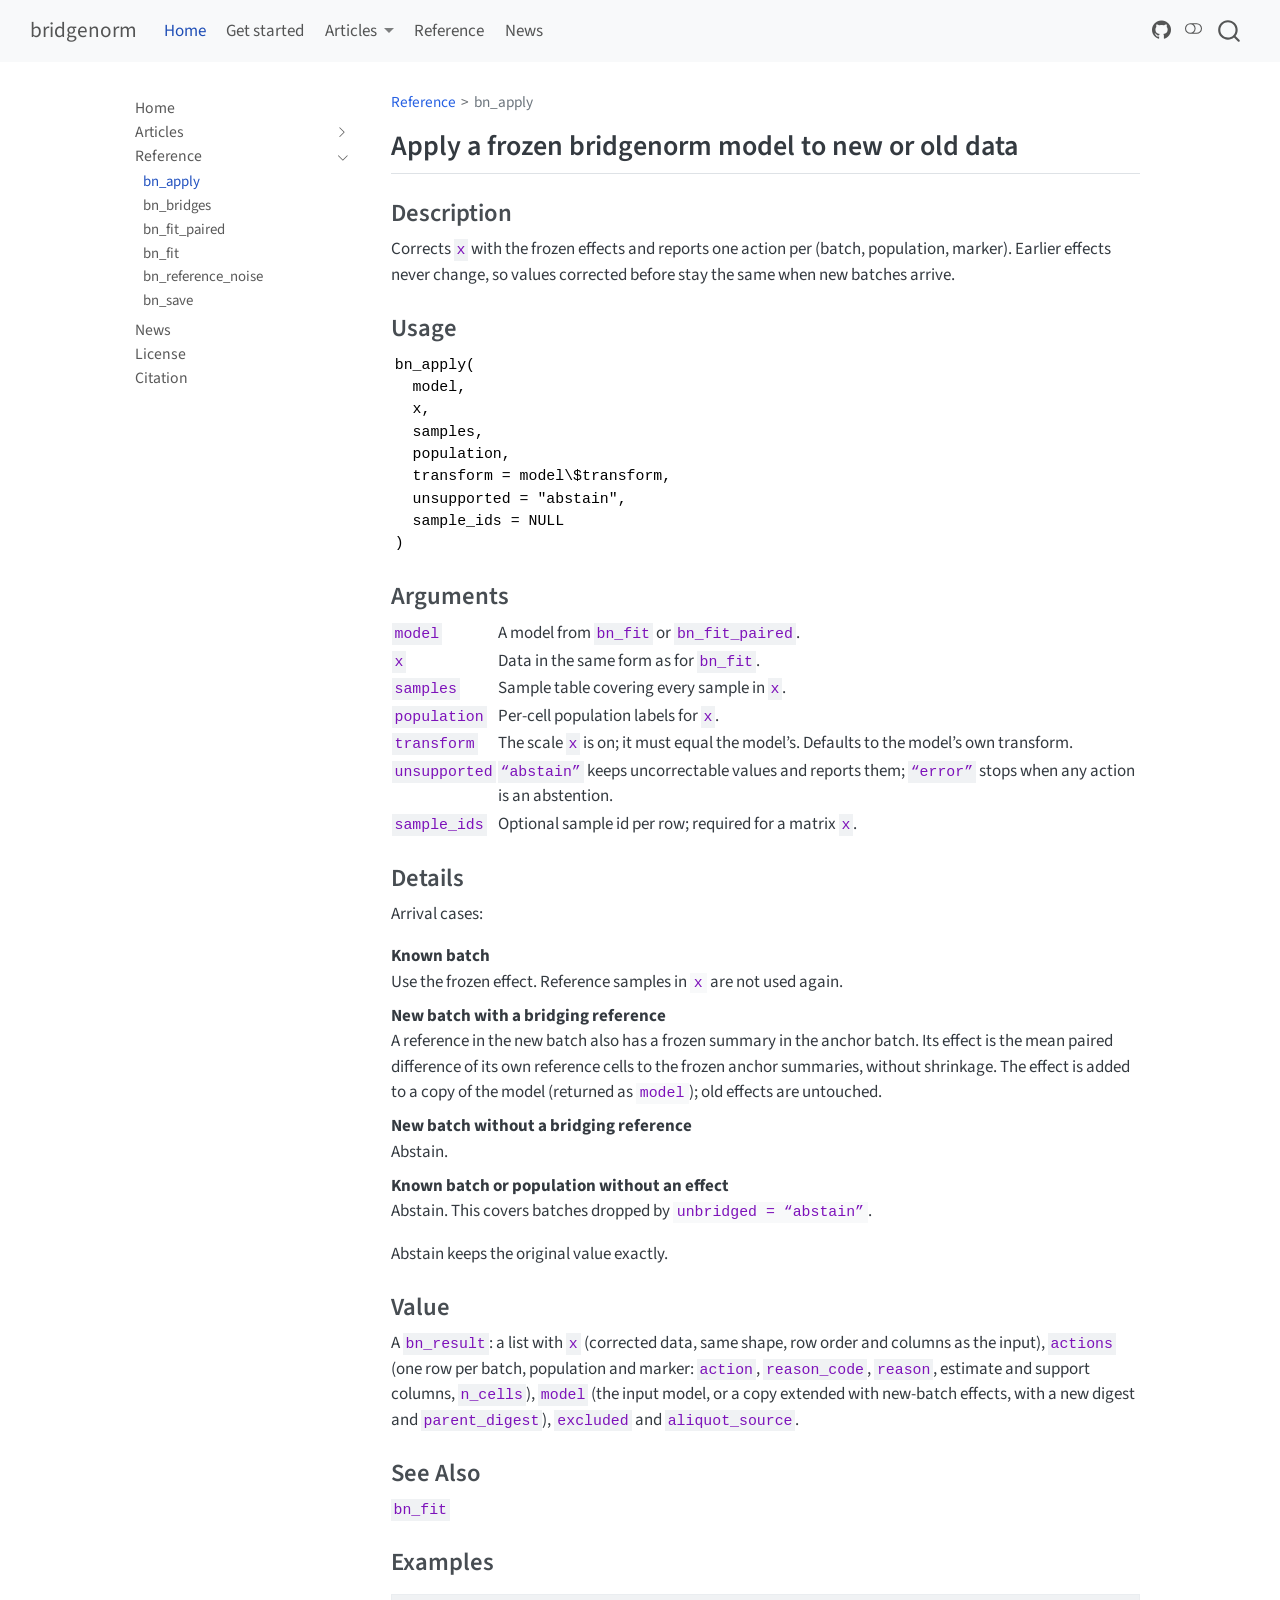
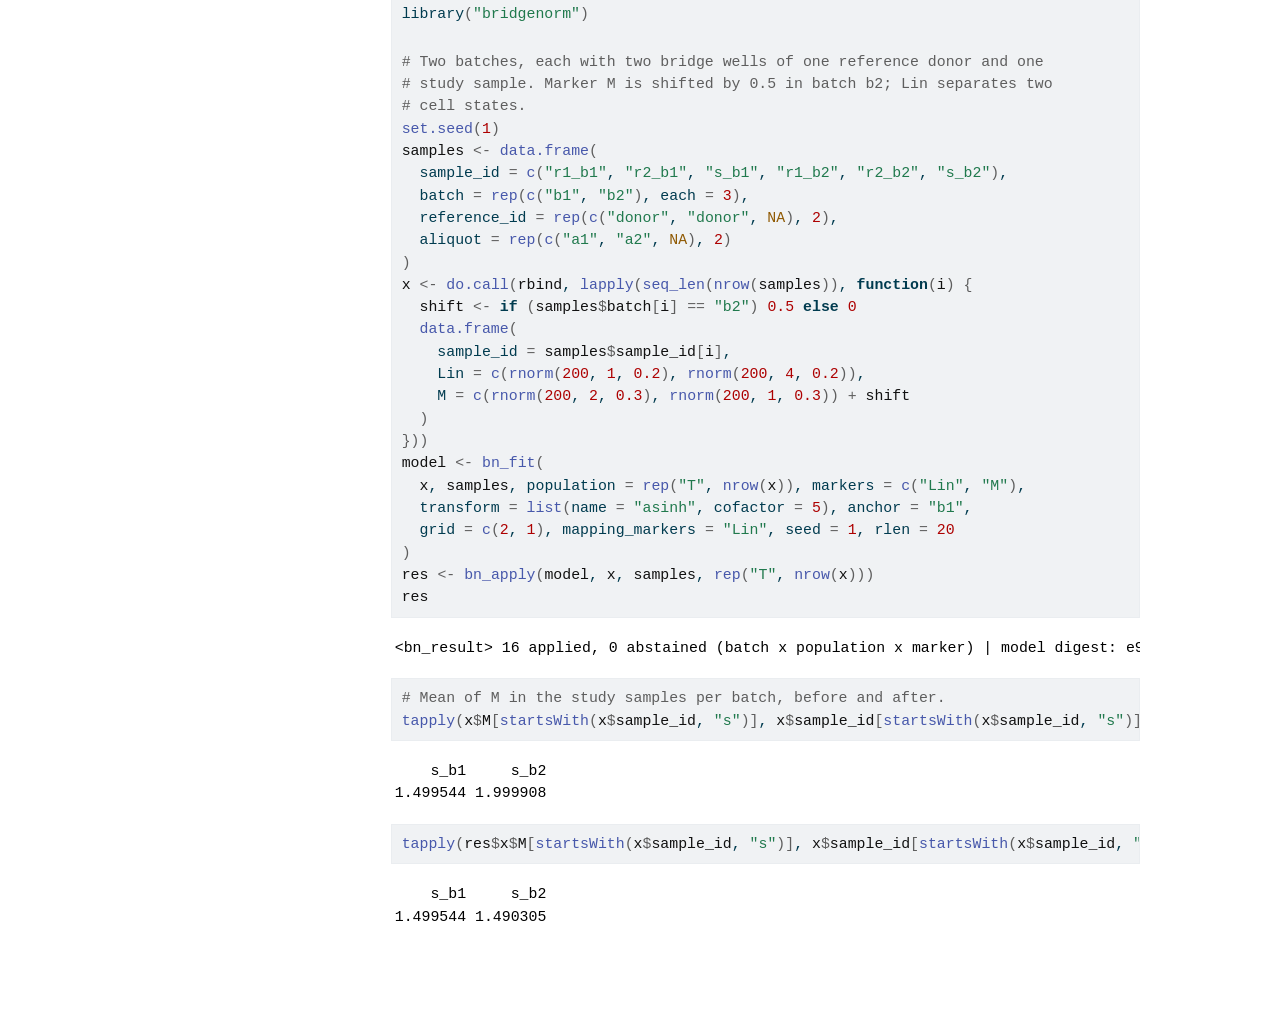
<file: man/bn_apply.html>
<!DOCTYPE html>
<html xmlns="http://www.w3.org/1999/xhtml" lang="en" xml:lang="en"><head>
<meta http-equiv="Content-Type" content="text/html; charset=UTF-8">
<meta charset="utf-8">
<meta name="generator" content="quarto-1.10.19">
<meta name="viewport" content="width=device-width, initial-scale=1.0, user-scalable=yes">
<title>bn_apply – bridgenorm</title>
<style>
/* Default styles provided by pandoc.
** See https://pandoc.org/MANUAL.html#variables-for-html for config info.
*/
span.smallcaps{font-variant: small-caps;}
div.columns{display: flex; gap: 1.5em;}
div.column{flex: auto;}
@media screen {
div.columns{gap: min(4vw, 1.5em);}
div.column{overflow-x: auto;}
}
div.hanging-indent{margin-left: 1.5em; text-indent: -1.5em;}
ul.task-list{list-style: none;}
ul.task-list li input[type="checkbox"] {
  width: 0.8em;
  margin: 0 0.8em 0.2em -1em; /* quarto-specific, see https://github.com/quarto-dev/quarto-cli/issues/4556 */ 
  vertical-align: middle;
}
/* CSS for syntax highlighting */
html { -webkit-text-size-adjust: 100%; }
pre > code.sourceCode { white-space: pre; position: relative; }
pre > code.sourceCode > span { display: inline-block; line-height: 1.25; }
pre > code.sourceCode > span:empty { height: 1.2em; }
.sourceCode { overflow: visible; }
code.sourceCode > span { color: inherit; text-decoration: inherit; }
div.sourceCode { margin: 1em 0; }
pre.sourceCode { margin: 0; }
@media screen {
div.sourceCode { overflow: auto; }
}
@media print {
pre > code.sourceCode { white-space: pre-wrap; }
pre > code.sourceCode > span { text-indent: -5em; padding-left: 5em; }
}
pre.numberSource code
  { counter-reset: source-line 0; }
pre.numberSource code > span
  { position: relative; left: -4em; counter-increment: source-line; }
pre.numberSource code > span > a:first-child::before
  { content: counter(source-line);
    position: relative; left: -1em; text-align: right; vertical-align: baseline;
    border: none; display: inline-block;
    -webkit-touch-callout: none; -webkit-user-select: none;
    -khtml-user-select: none; -moz-user-select: none;
    -ms-user-select: none; user-select: none;
    padding: 0 4px; width: 4em;
  }
pre.numberSource { margin-left: 3em;  padding-left: 4px; }
div.sourceCode
  {   }
@media screen {
pre > code.sourceCode > span > a:first-child::before { text-decoration: underline; }
}
</style>

<script src="../site_libs/quarto-nav/quarto-nav.js"></script>
<script src="../site_libs/quarto-nav/headroom.min.js"></script>
<script src="../site_libs/clipboard/clipboard.min.js"></script>
<script src="../site_libs/quarto-search/autocomplete.umd.js"></script>
<script src="../site_libs/quarto-search/fuse.min.js"></script>
<script src="../site_libs/quarto-search/quarto-search.js"></script>
<meta name="quarto:offset" content="../">
<script src="../site_libs/quarto-html/quarto.js" type="module"></script>
<script src="../site_libs/quarto-html/tabsets/tabsets.js" type="module"></script>
<script src="../site_libs/quarto-html/popper.min.js"></script>
<script src="../site_libs/quarto-html/tippy.umd.min.js"></script>
<script src="../site_libs/quarto-html/anchor.min.js"></script>
<link href="../site_libs/quarto-html/tippy.css" rel="stylesheet">
<link href="../site_libs/quarto-html/quarto-syntax-highlighting-bf27225e3a48a9273f3daa8f8e829971.css" rel="stylesheet" class="quarto-color-scheme" id="quarto-text-highlighting-styles">
<link href="../site_libs/quarto-html/quarto-syntax-highlighting-dark-b626d73c4c936ccc3cb08be7d45d1df6.css" rel="stylesheet" class="quarto-color-scheme quarto-color-alternate" id="quarto-text-highlighting-styles">
<link href="../site_libs/quarto-html/quarto-syntax-highlighting-bf27225e3a48a9273f3daa8f8e829971.css" rel="stylesheet" class="quarto-color-scheme-extra" id="quarto-text-highlighting-styles">
<script src="../site_libs/bootstrap/bootstrap.min.js"></script>
<link href="../site_libs/bootstrap/bootstrap-icons.css" rel="stylesheet">
<link href="../site_libs/bootstrap/bootstrap-cbf1fd589b2feeb3da8b94d52fd10830.min.css" rel="stylesheet" append-hash="true" class="quarto-color-scheme" id="quarto-bootstrap" data-mode="light">
<link href="../site_libs/bootstrap/bootstrap-dark-8394ba2926a69b74b325d882636bf2b7.min.css" rel="stylesheet" append-hash="true" class="quarto-color-scheme quarto-color-alternate" id="quarto-bootstrap" data-mode="dark">
<link href="../site_libs/bootstrap/bootstrap-cbf1fd589b2feeb3da8b94d52fd10830.min.css" rel="stylesheet" append-hash="true" class="quarto-color-scheme-extra" id="quarto-bootstrap" data-mode="light"><script id="quarto-search-options" type="application/json">{
  "location": "navbar",
  "copy-button": false,
  "collapse-after": 3,
  "panel-placement": "end",
  "type": "overlay",
  "limit": 50,
  "keyboard-shortcut": [
    "f",
    "/",
    "s"
  ],
  "show-item-context": false,
  "language": {
    "search-no-results-text": "No results",
    "search-matching-documents-text": "matching documents",
    "search-copy-link-title": "Copy link to search",
    "search-hide-matches-text": "Hide additional matches",
    "search-more-match-text": "more match in this document",
    "search-more-matches-text": "more matches in this document",
    "search-clear-button-title": "Clear",
    "search-text-placeholder": "",
    "search-detached-cancel-button-title": "Cancel",
    "search-submit-button-title": "Submit",
    "search-label": "Search"
  }
}</script>
</head>
<body class="nav-sidebar floating nav-fixed fullcontent quarto-light"><script id="quarto-html-before-body" type="application/javascript">
    const toggleBodyColorMode = (bsSheetEl) => {
      const mode = bsSheetEl.getAttribute("data-mode");
      const bodyEl = window.document.querySelector("body");
      if (mode === "dark") {
        bodyEl.classList.add("quarto-dark");
        bodyEl.classList.remove("quarto-light");
      } else {
        bodyEl.classList.add("quarto-light");
        bodyEl.classList.remove("quarto-dark");
      }
    }
    const toggleBodyColorPrimary = () => {
      const bsSheetEl = window.document.querySelector("link#quarto-bootstrap:not([rel=disabled-stylesheet])");
      if (bsSheetEl) {
        toggleBodyColorMode(bsSheetEl);
      }
    }
    const setColorSchemeToggle = (alternate) => {
      const toggles = window.document.querySelectorAll('.quarto-color-scheme-toggle');
      for (let i=0; i < toggles.length; i++) {
        const toggle = toggles[i];
        if (toggle) {
          if (alternate) {
            toggle.classList.add("alternate");
          } else {
            toggle.classList.remove("alternate");
          }
        }
      }
    };
    const toggleColorMode = (alternate) => {
      // Switch the stylesheets
      const primaryStylesheets = window.document.querySelectorAll('link.quarto-color-scheme:not(.quarto-color-alternate)');
      const alternateStylesheets = window.document.querySelectorAll('link.quarto-color-scheme.quarto-color-alternate');
      manageTransitions('#quarto-margin-sidebar .nav-link', false);
      if (alternate) {
        // note: dark is layered on light, we don't disable primary!
        enableStylesheet(alternateStylesheets);
        for (const sheetNode of alternateStylesheets) {
          if (sheetNode.id === "quarto-bootstrap") {
            toggleBodyColorMode(sheetNode);
          }
        }
      } else {
        disableStylesheet(alternateStylesheets);
        enableStylesheet(primaryStylesheets)
        toggleBodyColorPrimary();
      }
      manageTransitions('#quarto-margin-sidebar .nav-link', true);
      // Switch the toggles
      setColorSchemeToggle(alternate)
      // Hack to workaround the fact that safari doesn't
      // properly recolor the scrollbar when toggling (#1455)
      if (navigator.userAgent.indexOf('Safari') > 0 && navigator.userAgent.indexOf('Chrome') == -1) {
        manageTransitions("body", false);
        window.scrollTo(0, 1);
        setTimeout(() => {
          window.scrollTo(0, 0);
          manageTransitions("body", true);
        }, 40);
      }
    }
    const disableStylesheet = (stylesheets) => {
      for (let i=0; i < stylesheets.length; i++) {
        const stylesheet = stylesheets[i];
        stylesheet.rel = 'disabled-stylesheet';
      }
    }
    const enableStylesheet = (stylesheets) => {
      for (let i=0; i < stylesheets.length; i++) {
        const stylesheet = stylesheets[i];
        if(stylesheet.rel !== 'stylesheet') { // for Chrome, which will still FOUC without this check
          stylesheet.rel = 'stylesheet';
        }
      }
    }
    const manageTransitions = (selector, allowTransitions) => {
      const els = window.document.querySelectorAll(selector);
      for (let i=0; i < els.length; i++) {
        const el = els[i];
        if (allowTransitions) {
          el.classList.remove('notransition');
        } else {
          el.classList.add('notransition');
        }
      }
    }
    const isFileUrl = () => {
      return window.location.protocol === 'file:';
    }
    const hasAlternateSentinel = () => {
      let styleSentinel = getColorSchemeSentinel();
      if (styleSentinel !== null) {
        return styleSentinel === "alternate";
      } else {
        return false;
      }
    }
    const setStyleSentinel = (alternate) => {
      const value = alternate ? "alternate" : "default";
      if (!isFileUrl()) {
        window.localStorage.setItem("quarto-color-scheme", value);
      } else {
        localAlternateSentinel = value;
      }
    }
    const getColorSchemeSentinel = () => {
      if (!isFileUrl()) {
        const storageValue = window.localStorage.getItem("quarto-color-scheme");
        return storageValue != null ? storageValue : localAlternateSentinel;
      } else {
        return localAlternateSentinel;
      }
    }
    const toggleGiscusIfUsed = (isAlternate, darkModeDefault) => {
      const baseTheme = document.querySelector('#giscus-base-theme')?.value ?? 'light';
      const alternateTheme = document.querySelector('#giscus-alt-theme')?.value ?? 'dark';
      let newTheme = '';
      if(authorPrefersDark) {
        newTheme = isAlternate ? baseTheme : alternateTheme;
      } else {
        newTheme = isAlternate ? alternateTheme : baseTheme;
      }
      const changeGiscusTheme = () => {
        // From: https://github.com/giscus/giscus/issues/336
        const sendMessage = (message) => {
          const iframe = document.querySelector('iframe.giscus-frame');
          if (!iframe) return;
          iframe.contentWindow.postMessage({ giscus: message }, 'https://giscus.app');
        }
        sendMessage({
          setConfig: {
            theme: newTheme
          }
        });
      }
      const isGiscussLoaded = window.document.querySelector('iframe.giscus-frame') !== null;
      if (isGiscussLoaded) {
        changeGiscusTheme();
      }
    };
    const authorPrefersDark = false;
    const darkModeDefault = authorPrefersDark;
      document.querySelector('link#quarto-text-highlighting-styles.quarto-color-scheme-extra').rel = 'disabled-stylesheet';
      document.querySelector('link#quarto-bootstrap.quarto-color-scheme-extra').rel = 'disabled-stylesheet';
    let localAlternateSentinel = darkModeDefault ? 'alternate' : 'default';
    // Dark / light mode switch
    window.quartoToggleColorScheme = () => {
      // Read the current dark / light value
      let toAlternate = !hasAlternateSentinel();
      toggleColorMode(toAlternate);
      setStyleSentinel(toAlternate);
      toggleGiscusIfUsed(toAlternate, darkModeDefault);
      window.dispatchEvent(new Event('resize'));
    };
    // Switch to dark mode if need be
    if (hasAlternateSentinel()) {
      toggleColorMode(true);
    } else {
      toggleColorMode(false);
    }
  </script>

<div id="quarto-search-results"></div>
  <header id="quarto-header" class="headroom fixed-top"><nav class="navbar navbar-expand-lg " data-bs-theme="dark"><div class="navbar-container container-fluid">
      <div class="navbar-brand-container mx-auto">
    <a class="navbar-brand" href="../index.html">
    <span class="navbar-title">bridgenorm</span>
    </a>
  </div>
            <div id="quarto-search" class="" title="Search"></div>
          <button class="navbar-toggler" type="button" data-bs-toggle="collapse" data-bs-target="#navbarCollapse" aria-controls="navbarCollapse" role="menu" aria-expanded="false" aria-label="Toggle navigation" onclick="if (window.quartoToggleHeadroom) { window.quartoToggleHeadroom(); }">
  <span class="navbar-toggler-icon"></span>
</button>
          <div class="collapse navbar-collapse" id="navbarCollapse">
            <ul class="navbar-nav navbar-nav-scroll me-auto">
<li class="nav-item">
    <a class="nav-link active" href="../index.html" aria-current="page"> 
<span class="menu-text">Home</span></a>
  </li>  
  <li class="nav-item">
    <a class="nav-link" href="../vignettes/bridgenorm.html"> 
<span class="menu-text">Get started</span></a>
  </li>  
  <li class="nav-item dropdown ">
    <a class="nav-link dropdown-toggle" href="#" id="nav-menu-articles" role="link" data-bs-toggle="dropdown" aria-expanded="false">
 <span class="menu-text">Articles</span>
    </a>
    <ul class="dropdown-menu" aria-labelledby="nav-menu-articles">
<li>
    <a class="dropdown-item" href="../vignettes/bridgenorm.html">
 <span class="dropdown-text">Use case 1: Correct batches with bridge samples</span></a>
  </li>  
        <li>
    <a class="dropdown-item" href="../vignettes/goal-distribution.html">
 <span class="dropdown-text">Use case 2: Normalize toward a goal distribution</span></a>
  </li>  
        <li>
    <a class="dropdown-item" href="../vignettes/frozen-model.html">
 <span class="dropdown-text">Use case 3: Correct later batches with a frozen model</span></a>
  </li>  
        <li>
    <a class="dropdown-item" href="../vignettes/compare.html">
 <span class="dropdown-text">Compare with CytoNorm and cyCombine</span></a>
  </li>  
    </ul>
</li>
  <li class="nav-item">
    <a class="nav-link" href="../man/bn_fit.html"> 
<span class="menu-text">Reference</span></a>
  </li>  
  <li class="nav-item">
    <a class="nav-link" href="../NEWS.html"> 
<span class="menu-text">News</span></a>
  </li>  
</ul>
<ul class="navbar-nav navbar-nav-scroll ms-auto">
<li class="nav-item compact">
    <a class="nav-link" href="https://github.com/mdmanurung/bridgenorm"> <i class="bi bi-github" role="img" aria-label="bridgenorm GitHub">
</i> 
<span class="menu-text"></span></a>
  </li>  
</ul>
</div> <!-- /navcollapse -->
            <div class="quarto-navbar-tools">
  <a href="" class="quarto-color-scheme-toggle quarto-navigation-tool  px-1" onclick="window.quartoToggleColorScheme(); return false;" title="Toggle dark mode"><i class="bi"></i></a>
</div>
      </div> <!-- /container-fluid -->
    </nav><nav class="quarto-secondary-nav"><div class="container-fluid d-flex">
      <button type="button" class="quarto-btn-toggle btn" data-bs-toggle="collapse" role="button" data-bs-target=".quarto-sidebar-collapse-item" aria-controls="quarto-sidebar" aria-expanded="false" aria-label="Toggle sidebar navigation" onclick="if (window.quartoToggleHeadroom) { window.quartoToggleHeadroom(); }">
        <i class="bi bi-layout-text-sidebar-reverse"></i>
      </button>
        <nav class="quarto-page-breadcrumbs" aria-label="breadcrumb"><ol class="breadcrumb"><li class="breadcrumb-item"><a href="../man/bn_apply.html">Reference</a></li><li class="breadcrumb-item"><a href="../man/bn_apply.html">bn_apply</a></li></ol></nav>
        <a class="flex-grow-1" role="navigation" data-bs-toggle="collapse" data-bs-target=".quarto-sidebar-collapse-item" aria-controls="quarto-sidebar" aria-expanded="false" aria-label="Toggle sidebar navigation" onclick="if (window.quartoToggleHeadroom) { window.quartoToggleHeadroom(); }">      
        </a>
    </div>
  </nav></header><!-- content --><div id="quarto-content" class="quarto-container page-columns page-rows-contents page-layout-article page-navbar">
<!-- sidebar -->
  <nav id="quarto-sidebar" class="sidebar collapse collapse-horizontal quarto-sidebar-collapse-item sidebar-navigation floating overflow-auto"><div class="sidebar-menu-container"> 
    <ul class="list-unstyled mt-1">
<li class="sidebar-item">
  <div class="sidebar-item-container"> 
  <a href="../index.html" class="sidebar-item-text sidebar-link">
 <span class="menu-text">Home</span></a>
  </div>
</li>
        <li class="sidebar-item sidebar-item-section">
      <div class="sidebar-item-container"> 
            <a class="sidebar-item-text sidebar-link text-start collapsed" data-bs-toggle="collapse" data-bs-target="#quarto-sidebar-section-1" role="navigation" aria-expanded="false">
 <span class="menu-text">Articles</span></a>
          <a class="sidebar-item-toggle text-start collapsed" data-bs-toggle="collapse" data-bs-target="#quarto-sidebar-section-1" role="navigation" aria-expanded="false" aria-label="Toggle section">
            <i class="bi bi-chevron-right ms-2"></i>
          </a> 
      </div>
      <ul id="quarto-sidebar-section-1" class="collapse list-unstyled sidebar-section depth1 ">
<li class="sidebar-item">
  <div class="sidebar-item-container"> 
  <a href="../vignettes/bridgenorm.html" class="sidebar-item-text sidebar-link">
 <span class="menu-text">Use case 1: Correct batches with bridge samples</span></a>
  </div>
</li>
          <li class="sidebar-item">
  <div class="sidebar-item-container"> 
  <a href="../vignettes/compare.html" class="sidebar-item-text sidebar-link">
 <span class="menu-text">Compare with CytoNorm and cyCombine on simulated data</span></a>
  </div>
</li>
          <li class="sidebar-item">
  <div class="sidebar-item-container"> 
  <a href="../vignettes/frozen-model.html" class="sidebar-item-text sidebar-link">
 <span class="menu-text">Use case 3: Correct later batches with a frozen model</span></a>
  </div>
</li>
          <li class="sidebar-item">
  <div class="sidebar-item-container"> 
  <a href="../vignettes/goal-distribution.html" class="sidebar-item-text sidebar-link">
 <span class="menu-text">Use case 2: Normalize toward a goal distribution</span></a>
  </div>
</li>
      </ul>
</li>
        <li class="sidebar-item sidebar-item-section">
      <div class="sidebar-item-container"> 
            <a class="sidebar-item-text sidebar-link text-start" data-bs-toggle="collapse" data-bs-target="#quarto-sidebar-section-2" role="navigation" aria-expanded="true">
 <span class="menu-text">Reference</span></a>
          <a class="sidebar-item-toggle text-start" data-bs-toggle="collapse" data-bs-target="#quarto-sidebar-section-2" role="navigation" aria-expanded="true" aria-label="Toggle section">
            <i class="bi bi-chevron-right ms-2"></i>
          </a> 
      </div>
      <ul id="quarto-sidebar-section-2" class="collapse list-unstyled sidebar-section depth1 show">
<li class="sidebar-item">
  <div class="sidebar-item-container"> 
  <a href="../man/bn_apply.html" class="sidebar-item-text sidebar-link active">
 <span class="menu-text">bn_apply</span></a>
  </div>
</li>
          <li class="sidebar-item">
  <div class="sidebar-item-container"> 
  <a href="../man/bn_bridges.html" class="sidebar-item-text sidebar-link">
 <span class="menu-text">bn_bridges</span></a>
  </div>
</li>
          <li class="sidebar-item">
  <div class="sidebar-item-container"> 
  <a href="../man/bn_fit_paired.html" class="sidebar-item-text sidebar-link">
 <span class="menu-text">bn_fit_paired</span></a>
  </div>
</li>
          <li class="sidebar-item">
  <div class="sidebar-item-container"> 
  <a href="../man/bn_fit.html" class="sidebar-item-text sidebar-link">
 <span class="menu-text">bn_fit</span></a>
  </div>
</li>
          <li class="sidebar-item">
  <div class="sidebar-item-container"> 
  <a href="../man/bn_reference_noise.html" class="sidebar-item-text sidebar-link">
 <span class="menu-text">bn_reference_noise</span></a>
  </div>
</li>
          <li class="sidebar-item">
  <div class="sidebar-item-container"> 
  <a href="../man/bn_save.html" class="sidebar-item-text sidebar-link">
 <span class="menu-text">bn_save</span></a>
  </div>
</li>
      </ul>
</li>
        <li class="sidebar-item">
  <div class="sidebar-item-container"> 
  <a href="../NEWS.html" class="sidebar-item-text sidebar-link">
 <span class="menu-text">News</span></a>
  </div>
</li>
        <li class="sidebar-item">
  <div class="sidebar-item-container"> 
  <a href="../LICENSE.html" class="sidebar-item-text sidebar-link">
 <span class="menu-text">License</span></a>
  </div>
</li>
        <li class="sidebar-item">
  <div class="sidebar-item-container"> 
  <a href="../CITATION.html" class="sidebar-item-text sidebar-link">
 <span class="menu-text">Citation</span></a>
  </div>
</li>
    </ul>
</div>
</nav><div id="quarto-sidebar-glass" class="quarto-sidebar-collapse-item" data-bs-toggle="collapse" data-bs-target=".quarto-sidebar-collapse-item"></div>
<!-- margin-sidebar -->
    
<!-- main -->
<main class="content" id="quarto-document-content"><header id="title-block-header" class="quarto-title-block"><nav class="quarto-page-breadcrumbs quarto-title-breadcrumbs d-none d-lg-block" aria-label="breadcrumb"><ol class="breadcrumb"><li class="breadcrumb-item"><a href="../man/bn_apply.html">Reference</a></li><li class="breadcrumb-item"><a href="../man/bn_apply.html">bn_apply</a></li></ol></nav></header><section id="apply-a-frozen-bridgenorm-model-to-new-or-old-data" class="level2 unnumbered"><h2 class="unnumbered anchored" data-anchor-id="apply-a-frozen-bridgenorm-model-to-new-or-old-data">Apply a frozen bridgenorm model to new or old data</h2>
<section id="description" class="level3"><h3 class="anchored" data-anchor-id="description">Description</h3>
<p>Corrects <code>x</code> with the frozen effects and reports one action per (batch, population, marker). Earlier effects never change, so values corrected before stay the same when new batches arrive.</p>
</section><section id="usage" class="level3"><h3 class="anchored" data-anchor-id="usage">Usage</h3>
<pre><code class="language-R">bn_apply(
  model,
  x,
  samples,
  population,
  transform = model\$transform,
  unsupported = "abstain",
  sample_ids = NULL
)
</code></pre>
</section><section id="arguments" class="level3"><h3 class="anchored" data-anchor-id="arguments">Arguments</h3>
<table role="presentation">
<tbody><tr>
<td style="white-space: collapse; font-family: monospace; vertical-align: top">
<code id="model">model</code>
</td>
<td>
A model from <code>bn_fit</code> or <code>bn_fit_paired</code>.
</td>
</tr>
<tr>
<td style="white-space: collapse; font-family: monospace; vertical-align: top">
<code id="x">x</code>
</td>
<td>
Data in the same form as for <code>bn_fit</code>.
</td>
</tr>
<tr>
<td style="white-space: collapse; font-family: monospace; vertical-align: top">
<code id="samples">samples</code>
</td>
<td>
Sample table covering every sample in <code>x</code>.
</td>
</tr>
<tr>
<td style="white-space: collapse; font-family: monospace; vertical-align: top">
<code id="population">population</code>
</td>
<td>
Per-cell population labels for <code>x</code>.
</td>
</tr>
<tr>
<td style="white-space: collapse; font-family: monospace; vertical-align: top">
<code id="transform">transform</code>
</td>
<td>
The scale <code>x</code> is on; it must equal the model’s. Defaults to the model’s own transform.
</td>
</tr>
<tr>
<td style="white-space: collapse; font-family: monospace; vertical-align: top">
<code id="unsupported">unsupported</code>
</td>
<td>
<code>“abstain”</code> keeps uncorrectable values and reports them; <code>“error”</code> stops when any action is an abstention.
</td>
</tr>
<tr>
<td style="white-space: collapse; font-family: monospace; vertical-align: top">
<code id="sample_ids">sample_ids</code>
</td>
<td>
Optional sample id per row; required for a matrix <code>x</code>.
</td>
</tr>
</tbody></table></section><section id="details" class="level3"><h3 class="anchored" data-anchor-id="details">Details</h3>
<p>Arrival cases:</p>
<dl>
<dt>
Known batch
</dt>
<dd>
Use the frozen effect. Reference samples in <code>x</code> are not used again.
</dd>
<dt>
New batch with a bridging reference
</dt>
<dd>
A reference in the new batch also has a frozen summary in the anchor batch. Its effect is the mean paired difference of its own reference cells to the frozen anchor summaries, without shrinkage. The effect is added to a copy of the model (returned as <code>model</code>); old effects are untouched.
</dd>
<dt>
New batch without a bridging reference
</dt>
<dd>
Abstain.
</dd>
<dt>
Known batch or population without an effect
</dt>
<dd>
Abstain. This covers batches dropped by <code>unbridged = “abstain”</code>.
</dd>
</dl>
<p>Abstain keeps the original value exactly.</p>
</section><section id="value" class="level3"><h3 class="anchored" data-anchor-id="value">Value</h3>
<p>A <code>bn_result</code>: a list with <code>x</code> (corrected data, same shape, row order and columns as the input), <code>actions</code> (one row per batch, population and marker: <code>action</code>, <code>reason_code</code>, <code>reason</code>, estimate and support columns, <code>n_cells</code>), <code>model</code> (the input model, or a copy extended with new-batch effects, with a new digest and <code>parent_digest</code>), <code>excluded</code> and <code>aliquot_source</code>.</p>
</section><section id="see-also" class="level3"><h3 class="anchored" data-anchor-id="see-also">See Also</h3>
<p><code>bn_fit</code></p>
</section><section id="examples" class="level3"><h3 class="anchored" data-anchor-id="examples">Examples</h3>
<div class="cell">
<div class="code-copy-outer-scaffold"><div class="sourceCode" id="cb1"><pre class="downlit sourceCode r code-with-copy"><code class="sourceCode R"><span><span class="kw"><a href="https://rdrr.io/r/base/library.html">library</a></span><span class="op">(</span><span class="st"><a href="https://mdmanurung.github.io/bridgenorm/">"bridgenorm"</a></span><span class="op">)</span></span>
<span></span>
<span><span class="co"># Two batches, each with two bridge wells of one reference donor and one</span></span>
<span><span class="co"># study sample. Marker M is shifted by 0.5 in batch b2; Lin separates two</span></span>
<span><span class="co"># cell states.</span></span>
<span><span class="fu"><a href="https://rdrr.io/r/base/Random.html">set.seed</a></span><span class="op">(</span><span class="fl">1</span><span class="op">)</span></span>
<span><span class="va">samples</span> <span class="op">&lt;-</span> <span class="fu"><a href="https://rdrr.io/r/base/data.frame.html">data.frame</a></span><span class="op">(</span></span>
<span>  sample_id <span class="op">=</span> <span class="fu"><a href="https://rdrr.io/r/base/c.html">c</a></span><span class="op">(</span><span class="st">"r1_b1"</span>, <span class="st">"r2_b1"</span>, <span class="st">"s_b1"</span>, <span class="st">"r1_b2"</span>, <span class="st">"r2_b2"</span>, <span class="st">"s_b2"</span><span class="op">)</span>,</span>
<span>  batch <span class="op">=</span> <span class="fu"><a href="https://rdrr.io/r/base/rep.html">rep</a></span><span class="op">(</span><span class="fu"><a href="https://rdrr.io/r/base/c.html">c</a></span><span class="op">(</span><span class="st">"b1"</span>, <span class="st">"b2"</span><span class="op">)</span>, each <span class="op">=</span> <span class="fl">3</span><span class="op">)</span>,</span>
<span>  reference_id <span class="op">=</span> <span class="fu"><a href="https://rdrr.io/r/base/rep.html">rep</a></span><span class="op">(</span><span class="fu"><a href="https://rdrr.io/r/base/c.html">c</a></span><span class="op">(</span><span class="st">"donor"</span>, <span class="st">"donor"</span>, <span class="cn">NA</span><span class="op">)</span>, <span class="fl">2</span><span class="op">)</span>,</span>
<span>  aliquot <span class="op">=</span> <span class="fu"><a href="https://rdrr.io/r/base/rep.html">rep</a></span><span class="op">(</span><span class="fu"><a href="https://rdrr.io/r/base/c.html">c</a></span><span class="op">(</span><span class="st">"a1"</span>, <span class="st">"a2"</span>, <span class="cn">NA</span><span class="op">)</span>, <span class="fl">2</span><span class="op">)</span></span>
<span><span class="op">)</span></span>
<span><span class="va">x</span> <span class="op">&lt;-</span> <span class="fu"><a href="https://rdrr.io/r/base/do.call.html">do.call</a></span><span class="op">(</span><span class="va">rbind</span>, <span class="fu"><a href="https://rdrr.io/r/base/lapply.html">lapply</a></span><span class="op">(</span><span class="fu"><a href="https://rdrr.io/r/base/seq.html">seq_len</a></span><span class="op">(</span><span class="fu"><a href="https://rdrr.io/r/base/nrow.html">nrow</a></span><span class="op">(</span><span class="va">samples</span><span class="op">)</span><span class="op">)</span>, <span class="kw">function</span><span class="op">(</span><span class="va">i</span><span class="op">)</span> <span class="op">{</span></span>
<span>  <span class="va">shift</span> <span class="op">&lt;-</span> <span class="kw">if</span> <span class="op">(</span><span class="va">samples</span><span class="op">$</span><span class="va">batch</span><span class="op">[</span><span class="va">i</span><span class="op">]</span> <span class="op">==</span> <span class="st">"b2"</span><span class="op">)</span> <span class="fl">0.5</span> <span class="kw">else</span> <span class="fl">0</span></span>
<span>  <span class="fu"><a href="https://rdrr.io/r/base/data.frame.html">data.frame</a></span><span class="op">(</span></span>
<span>    sample_id <span class="op">=</span> <span class="va">samples</span><span class="op">$</span><span class="va">sample_id</span><span class="op">[</span><span class="va">i</span><span class="op">]</span>,</span>
<span>    Lin <span class="op">=</span> <span class="fu"><a href="https://rdrr.io/r/base/c.html">c</a></span><span class="op">(</span><span class="fu"><a href="https://rdrr.io/r/stats/Normal.html">rnorm</a></span><span class="op">(</span><span class="fl">200</span>, <span class="fl">1</span>, <span class="fl">0.2</span><span class="op">)</span>, <span class="fu"><a href="https://rdrr.io/r/stats/Normal.html">rnorm</a></span><span class="op">(</span><span class="fl">200</span>, <span class="fl">4</span>, <span class="fl">0.2</span><span class="op">)</span><span class="op">)</span>,</span>
<span>    M <span class="op">=</span> <span class="fu"><a href="https://rdrr.io/r/base/c.html">c</a></span><span class="op">(</span><span class="fu"><a href="https://rdrr.io/r/stats/Normal.html">rnorm</a></span><span class="op">(</span><span class="fl">200</span>, <span class="fl">2</span>, <span class="fl">0.3</span><span class="op">)</span>, <span class="fu"><a href="https://rdrr.io/r/stats/Normal.html">rnorm</a></span><span class="op">(</span><span class="fl">200</span>, <span class="fl">1</span>, <span class="fl">0.3</span><span class="op">)</span><span class="op">)</span> <span class="op">+</span> <span class="va">shift</span></span>
<span>  <span class="op">)</span></span>
<span><span class="op">}</span><span class="op">)</span><span class="op">)</span></span>
<span><span class="va">model</span> <span class="op">&lt;-</span> <span class="fu"><a href="https://mdmanurung.github.io/bridgenorm/man/bn_fit.html">bn_fit</a></span><span class="op">(</span></span>
<span>  <span class="va">x</span>, <span class="va">samples</span>, population <span class="op">=</span> <span class="fu"><a href="https://rdrr.io/r/base/rep.html">rep</a></span><span class="op">(</span><span class="st">"T"</span>, <span class="fu"><a href="https://rdrr.io/r/base/nrow.html">nrow</a></span><span class="op">(</span><span class="va">x</span><span class="op">)</span><span class="op">)</span>, markers <span class="op">=</span> <span class="fu"><a href="https://rdrr.io/r/base/c.html">c</a></span><span class="op">(</span><span class="st">"Lin"</span>, <span class="st">"M"</span><span class="op">)</span>,</span>
<span>  transform <span class="op">=</span> <span class="fu"><a href="https://rdrr.io/r/base/list.html">list</a></span><span class="op">(</span>name <span class="op">=</span> <span class="st">"asinh"</span>, cofactor <span class="op">=</span> <span class="fl">5</span><span class="op">)</span>, anchor <span class="op">=</span> <span class="st">"b1"</span>,</span>
<span>  grid <span class="op">=</span> <span class="fu"><a href="https://rdrr.io/r/base/c.html">c</a></span><span class="op">(</span><span class="fl">2</span>, <span class="fl">1</span><span class="op">)</span>, mapping_markers <span class="op">=</span> <span class="st">"Lin"</span>, seed <span class="op">=</span> <span class="fl">1</span>, rlen <span class="op">=</span> <span class="fl">20</span></span>
<span><span class="op">)</span></span>
<span><span class="va">res</span> <span class="op">&lt;-</span> <span class="fu"><a href="https://mdmanurung.github.io/bridgenorm/man/bn_apply.html">bn_apply</a></span><span class="op">(</span><span class="va">model</span>, <span class="va">x</span>, <span class="va">samples</span>, <span class="fu"><a href="https://rdrr.io/r/base/rep.html">rep</a></span><span class="op">(</span><span class="st">"T"</span>, <span class="fu"><a href="https://rdrr.io/r/base/nrow.html">nrow</a></span><span class="op">(</span><span class="va">x</span><span class="op">)</span><span class="op">)</span><span class="op">)</span></span>
<span><span class="va">res</span></span></code></pre></div><button title="Copy to Clipboard" class="code-copy-button"><i class="bi"></i></button></div>
<div class="cell-output cell-output-stdout">
<pre><code>&lt;bn_result&gt; 16 applied, 0 abstained (batch x population x marker) | model digest: e9594c9e5a3711d617740f0482294b01 </code></pre>
</div>
<div class="code-copy-outer-scaffold"><div class="sourceCode" id="cb3"><pre class="downlit sourceCode r code-with-copy"><code class="sourceCode R"><span><span class="co"># Mean of M in the study samples per batch, before and after.</span></span>
<span><span class="fu"><a href="https://rdrr.io/r/base/tapply.html">tapply</a></span><span class="op">(</span><span class="va">x</span><span class="op">$</span><span class="va">M</span><span class="op">[</span><span class="fu"><a href="https://rdrr.io/r/base/startsWith.html">startsWith</a></span><span class="op">(</span><span class="va">x</span><span class="op">$</span><span class="va">sample_id</span>, <span class="st">"s"</span><span class="op">)</span><span class="op">]</span>, <span class="va">x</span><span class="op">$</span><span class="va">sample_id</span><span class="op">[</span><span class="fu"><a href="https://rdrr.io/r/base/startsWith.html">startsWith</a></span><span class="op">(</span><span class="va">x</span><span class="op">$</span><span class="va">sample_id</span>, <span class="st">"s"</span><span class="op">)</span><span class="op">]</span>, <span class="va">mean</span><span class="op">)</span></span></code></pre></div><button title="Copy to Clipboard" class="code-copy-button"><i class="bi"></i></button></div>
<div class="cell-output cell-output-stdout">
<pre><code>    s_b1     s_b2 
1.499544 1.999908 </code></pre>
</div>
<div class="code-copy-outer-scaffold"><div class="sourceCode" id="cb5"><pre class="downlit sourceCode r code-with-copy"><code class="sourceCode R"><span><span class="fu"><a href="https://rdrr.io/r/base/tapply.html">tapply</a></span><span class="op">(</span><span class="va">res</span><span class="op">$</span><span class="va">x</span><span class="op">$</span><span class="va">M</span><span class="op">[</span><span class="fu"><a href="https://rdrr.io/r/base/startsWith.html">startsWith</a></span><span class="op">(</span><span class="va">x</span><span class="op">$</span><span class="va">sample_id</span>, <span class="st">"s"</span><span class="op">)</span><span class="op">]</span>, <span class="va">x</span><span class="op">$</span><span class="va">sample_id</span><span class="op">[</span><span class="fu"><a href="https://rdrr.io/r/base/startsWith.html">startsWith</a></span><span class="op">(</span><span class="va">x</span><span class="op">$</span><span class="va">sample_id</span>, <span class="st">"s"</span><span class="op">)</span><span class="op">]</span>, <span class="va">mean</span><span class="op">)</span></span></code></pre></div><button title="Copy to Clipboard" class="code-copy-button"><i class="bi"></i></button></div>
<div class="cell-output cell-output-stdout">
<pre><code>    s_b1     s_b2 
1.499544 1.490305 </code></pre>
</div>
</div>


</section></section></main><!-- /main --><script id="quarto-html-after-body" type="application/javascript">
  window.document.addEventListener("DOMContentLoaded", function (event) {
    // Ensure there is a toggle, if there isn't float one in the top right
    if (window.document.querySelector('.quarto-color-scheme-toggle') === null) {
      const a = window.document.createElement('a');
      a.classList.add('top-right');
      a.classList.add('quarto-color-scheme-toggle');
      a.href = "";
      a.onclick = function() { try { window.quartoToggleColorScheme(); } catch {} return false; };
      const i = window.document.createElement("i");
      i.classList.add('bi');
      a.appendChild(i);
      window.document.body.appendChild(a);
    }
    setColorSchemeToggle(hasAlternateSentinel())
    const icon = "";
    const anchorJS = new window.AnchorJS();
    anchorJS.options = {
      placement: 'right',
      icon: icon
    };
    anchorJS.add('.anchored');
    const isCodeAnnotation = (el) => {
      for (const clz of el.classList) {
        if (clz.startsWith('code-annotation-')) {                     
          return true;
        }
      }
      return false;
    }
    const onCopySuccess = function(e) {
      // button target
      const button = e.trigger;
      // don't keep focus
      button.blur();
      // flash "checked"
      button.classList.add('code-copy-button-checked');
      var currentTitle = button.getAttribute("title");
      button.setAttribute("title", "Copied!");
      let tooltip;
      if (window.bootstrap) {
        button.setAttribute("data-bs-toggle", "tooltip");
        button.setAttribute("data-bs-placement", "left");
        button.setAttribute("data-bs-title", "Copied!");
        tooltip = new bootstrap.Tooltip(button, 
          { trigger: "manual", 
            customClass: "code-copy-button-tooltip",
            offset: [0, -8]});
        tooltip.show();    
      }
      setTimeout(function() {
        if (tooltip) {
          tooltip.hide();
          button.removeAttribute("data-bs-title");
          button.removeAttribute("data-bs-toggle");
          button.removeAttribute("data-bs-placement");
        }
        button.setAttribute("title", currentTitle);
        button.classList.remove('code-copy-button-checked');
      }, 1000);
      // clear code selection
      e.clearSelection();
    }
    const getTextToCopy = function(trigger) {
      const outerScaffold = trigger.parentElement.cloneNode(true);
      const codeEl = outerScaffold.querySelector('code');
      for (const childEl of codeEl.children) {
        if (isCodeAnnotation(childEl)) {
          childEl.remove();
        }
      }
      return codeEl.innerText;
    }
    const clipboard = new window.ClipboardJS('.code-copy-button:not([data-in-quarto-modal])', {
      text: getTextToCopy
    });
    clipboard.on('success', onCopySuccess);
    if (window.document.getElementById('quarto-embedded-source-code-modal')) {
      const clipboardModal = new window.ClipboardJS('.code-copy-button[data-in-quarto-modal]', {
        text: getTextToCopy,
        container: window.document.getElementById('quarto-embedded-source-code-modal')
      });
      clipboardModal.on('success', onCopySuccess);
    }
      var localhostRegex = new RegExp(/^(?:http|https):\/\/localhost\:?[0-9]*\//);
      var mailtoRegex = new RegExp(/^mailto:/);
        var filterRegex = new RegExp("https:\/\/mdmanurung\.github\.io\/bridgenorm\/");
      var isInternal = (href) => {
          return filterRegex.test(href) || localhostRegex.test(href) || mailtoRegex.test(href);
      }
      // Inspect non-navigation links and adorn them if external
     var links = window.document.querySelectorAll('a[href]:not(.nav-link):not(.navbar-brand):not(.toc-action):not(.sidebar-link):not(.sidebar-item-toggle):not(.pagination-link):not(.no-external):not([aria-hidden]):not(.dropdown-item):not(.quarto-navigation-tool):not(.about-link)');
      for (var i=0; i<links.length; i++) {
        const link = links[i];
        if (!isInternal(link.href)) {
          // undo the damage that might have been done by quarto-nav.js in the case of
          // links that we want to consider external
          if (link.dataset.originalHref !== undefined) {
            link.href = link.dataset.originalHref;
          }
        }
      }
    function tippyHover(el, contentFn, onTriggerFn, onUntriggerFn) {
      const config = {
        allowHTML: true,
        maxWidth: 500,
        delay: 100,
        arrow: false,
        appendTo: function(el) {
            return el.parentElement;
        },
        interactive: true,
        interactiveBorder: 10,
        theme: 'quarto',
        placement: 'bottom-start',
      };
      if (contentFn) {
        config.content = contentFn;
      }
      if (onTriggerFn) {
        config.onTrigger = onTriggerFn;
      }
      if (onUntriggerFn) {
        config.onUntrigger = onUntriggerFn;
      }
      window.tippy(el, config); 
    }
    const noterefs = window.document.querySelectorAll('a[role="doc-noteref"]');
    for (var i=0; i<noterefs.length; i++) {
      const ref = noterefs[i];
      tippyHover(ref, function() {
        // use id or data attribute instead here
        let href = ref.getAttribute('data-footnote-href') || ref.getAttribute('href');
        try { href = new URL(href).hash; } catch {}
        const id = href.replace(/^#\/?/, "");
        const note = window.document.getElementById(id);
        if (note) {
          return note.innerHTML;
        } else {
          return "";
        }
      });
    }
    const xrefs = window.document.querySelectorAll('a.quarto-xref');
    const processXRef = (id, note) => {
      // Strip column container classes
      const stripColumnClz = (el) => {
        el.classList.remove("page-full", "page-columns");
        if (el.children) {
          for (const child of el.children) {
            stripColumnClz(child);
          }
        }
      }
      stripColumnClz(note)
      if (id === null || id.startsWith('sec-')) {
        // Special case sections, only their first couple elements
        const container = document.createElement("div");
        if (note.children && note.children.length > 2) {
          container.appendChild(note.children[0].cloneNode(true));
          for (let i = 1; i < note.children.length; i++) {
            const child = note.children[i];
            if (child.tagName === "P" && child.innerText === "") {
              continue;
            } else {
              container.appendChild(child.cloneNode(true));
              break;
            }
          }
          if (window.Quarto?.typesetMath) {
            window.Quarto.typesetMath(container);
          }
          return container.innerHTML
        } else {
          if (window.Quarto?.typesetMath) {
            window.Quarto.typesetMath(note);
          }
          return note.innerHTML;
        }
      } else {
        // Remove any anchor links if they are present
        const anchorLink = note.querySelector('a.anchorjs-link');
        if (anchorLink) {
          anchorLink.remove();
        }
        if (window.Quarto?.typesetMath) {
          window.Quarto.typesetMath(note);
        }
        if (note.classList.contains("callout")) {
          return note.outerHTML;
        } else {
          return note.innerHTML;
        }
      }
    }
    for (var i=0; i<xrefs.length; i++) {
      const xref = xrefs[i];
      tippyHover(xref, undefined, function(instance) {
        instance.disable();
        let url = xref.getAttribute('href');
        let hash = undefined; 
        if (url.startsWith('#')) {
          hash = url;
        } else {
          try { hash = new URL(url).hash; } catch {}
        }
        if (hash) {
          const id = hash.replace(/^#\/?/, "");
          const note = window.document.getElementById(id);
          if (note !== null) {
            try {
              const html = processXRef(id, note.cloneNode(true));
              instance.setContent(html);
            } finally {
              instance.enable();
              instance.show();
            }
          } else {
            // See if we can fetch this
            fetch(url.split('#')[0])
            .then(res => res.text())
            .then(html => {
              const parser = new DOMParser();
              const htmlDoc = parser.parseFromString(html, "text/html");
              const note = htmlDoc.getElementById(id);
              if (note !== null) {
                const html = processXRef(id, note);
                instance.setContent(html);
              } 
            }).finally(() => {
              instance.enable();
              instance.show();
            });
          }
        } else {
          // See if we can fetch a full url (with no hash to target)
          // This is a special case and we should probably do some content thinning / targeting
          fetch(url)
          .then(res => res.text())
          .then(html => {
            const parser = new DOMParser();
            const htmlDoc = parser.parseFromString(html, "text/html");
            const note = htmlDoc.querySelector('main.content');
            if (note !== null) {
              // This should only happen for chapter cross references
              // (since there is no id in the URL)
              // remove the first header
              if (note.children.length > 0 && note.children[0].tagName === "HEADER") {
                note.children[0].remove();
              }
              const html = processXRef(null, note);
              instance.setContent(html);
            } 
          }).finally(() => {
            instance.enable();
            instance.show();
          });
        }
      }, function(instance) {
      });
    }
        let selectedAnnoteEl;
        const selectorForAnnotation = ( cell, annotation) => {
          let cellAttr = 'data-code-cell="' + cell + '"';
          let lineAttr = 'data-code-annotation="' +  annotation + '"';
          const selector = 'span[' + cellAttr + '][' + lineAttr + ']';
          return selector;
        }
        const selectCodeLines = (annoteEl) => {
          const doc = window.document;
          const targetCell = annoteEl.getAttribute("data-target-cell");
          const targetAnnotation = annoteEl.getAttribute("data-target-annotation");
          const annoteSpan = window.document.querySelector(selectorForAnnotation(targetCell, targetAnnotation));
          const lines = annoteSpan.getAttribute("data-code-lines").split(",");
          const lineIds = lines.map((line) => {
            return targetCell + "-" + line;
          })
          let top = null;
          let height = null;
          let parent = null;
          if (lineIds.length > 0) {
              //compute the position of the single el (top and bottom and make a div)
              const el = window.document.getElementById(lineIds[0]);
              top = el.offsetTop;
              height = el.offsetHeight;
              parent = el.parentElement.parentElement;
            if (lineIds.length > 1) {
              const lastEl = window.document.getElementById(lineIds[lineIds.length - 1]);
              const bottom = lastEl.offsetTop + lastEl.offsetHeight;
              height = bottom - top;
            }
            if (top !== null && height !== null && parent !== null) {
              // cook up a div (if necessary) and position it 
              let div = window.document.getElementById("code-annotation-line-highlight");
              if (div === null) {
                div = window.document.createElement("div");
                div.setAttribute("id", "code-annotation-line-highlight");
                div.style.position = 'absolute';
                parent.appendChild(div);
              }
              div.style.top = top - 2 + "px";
              div.style.height = height + 4 + "px";
              div.style.left = 0;
              let gutterDiv = window.document.getElementById("code-annotation-line-highlight-gutter");
              if (gutterDiv === null) {
                gutterDiv = window.document.createElement("div");
                gutterDiv.setAttribute("id", "code-annotation-line-highlight-gutter");
                gutterDiv.style.position = 'absolute';
                const codeCell = window.document.getElementById(targetCell);
                const gutter = codeCell.querySelector('.code-annotation-gutter');
                gutter.appendChild(gutterDiv);
              }
              gutterDiv.style.top = top - 2 + "px";
              gutterDiv.style.height = height + 4 + "px";
            }
            selectedAnnoteEl = annoteEl;
          }
        };
        const unselectCodeLines = () => {
          const elementsIds = ["code-annotation-line-highlight", "code-annotation-line-highlight-gutter"];
          elementsIds.forEach((elId) => {
            const div = window.document.getElementById(elId);
            if (div) {
              div.remove();
            }
          });
          selectedAnnoteEl = undefined;
        };
          // Handle positioning of the toggle
      window.addEventListener(
        "resize",
        throttle(() => {
          elRect = undefined;
          if (selectedAnnoteEl) {
            selectCodeLines(selectedAnnoteEl);
          }
        }, 10)
      );
      function throttle(fn, ms) {
      let throttle = false;
      let timer;
        return (...args) => {
          if(!throttle) { // first call gets through
              fn.apply(this, args);
              throttle = true;
          } else { // all the others get throttled
              if(timer) clearTimeout(timer); // cancel #2
              timer = setTimeout(() => {
                fn.apply(this, args);
                timer = throttle = false;
              }, ms);
          }
        };
      }
        // Attach click handler to the DT
        const annoteDls = window.document.querySelectorAll('dt[data-target-cell]');
        for (const annoteDlNode of annoteDls) {
          annoteDlNode.addEventListener('click', (event) => {
            const clickedEl = event.target;
            if (clickedEl !== selectedAnnoteEl) {
              unselectCodeLines();
              const activeEl = window.document.querySelector('dt[data-target-cell].code-annotation-active');
              if (activeEl) {
                activeEl.classList.remove('code-annotation-active');
              }
              selectCodeLines(clickedEl);
              clickedEl.classList.add('code-annotation-active');
            } else {
              // Unselect the line
              unselectCodeLines();
              clickedEl.classList.remove('code-annotation-active');
            }
          });
        }
    const findCites = (el) => {
      const parentEl = el.parentElement;
      if (parentEl) {
        const cites = parentEl.dataset.cites;
        if (cites) {
          return {
            el,
            cites: cites.split(' ')
          };
        } else {
          return findCites(el.parentElement)
        }
      } else {
        return undefined;
      }
    };
    var bibliorefs = window.document.querySelectorAll('a[role="doc-biblioref"]');
    for (var i=0; i<bibliorefs.length; i++) {
      const ref = bibliorefs[i];
      const citeInfo = findCites(ref);
      if (citeInfo) {
        tippyHover(citeInfo.el, function() {
          var popup = window.document.createElement('div');
          citeInfo.cites.forEach(function(cite) {
            var citeDiv = window.document.createElement('div');
            citeDiv.classList.add('hanging-indent');
            citeDiv.classList.add('csl-entry');
            var biblioDiv = window.document.getElementById('ref-' + cite);
            if (biblioDiv) {
              citeDiv.innerHTML = biblioDiv.innerHTML;
            }
            popup.appendChild(citeDiv);
          });
          return popup.innerHTML;
        });
      }
    }
  });
  </script>
</div> <!-- /content -->



</body></html>
</file>
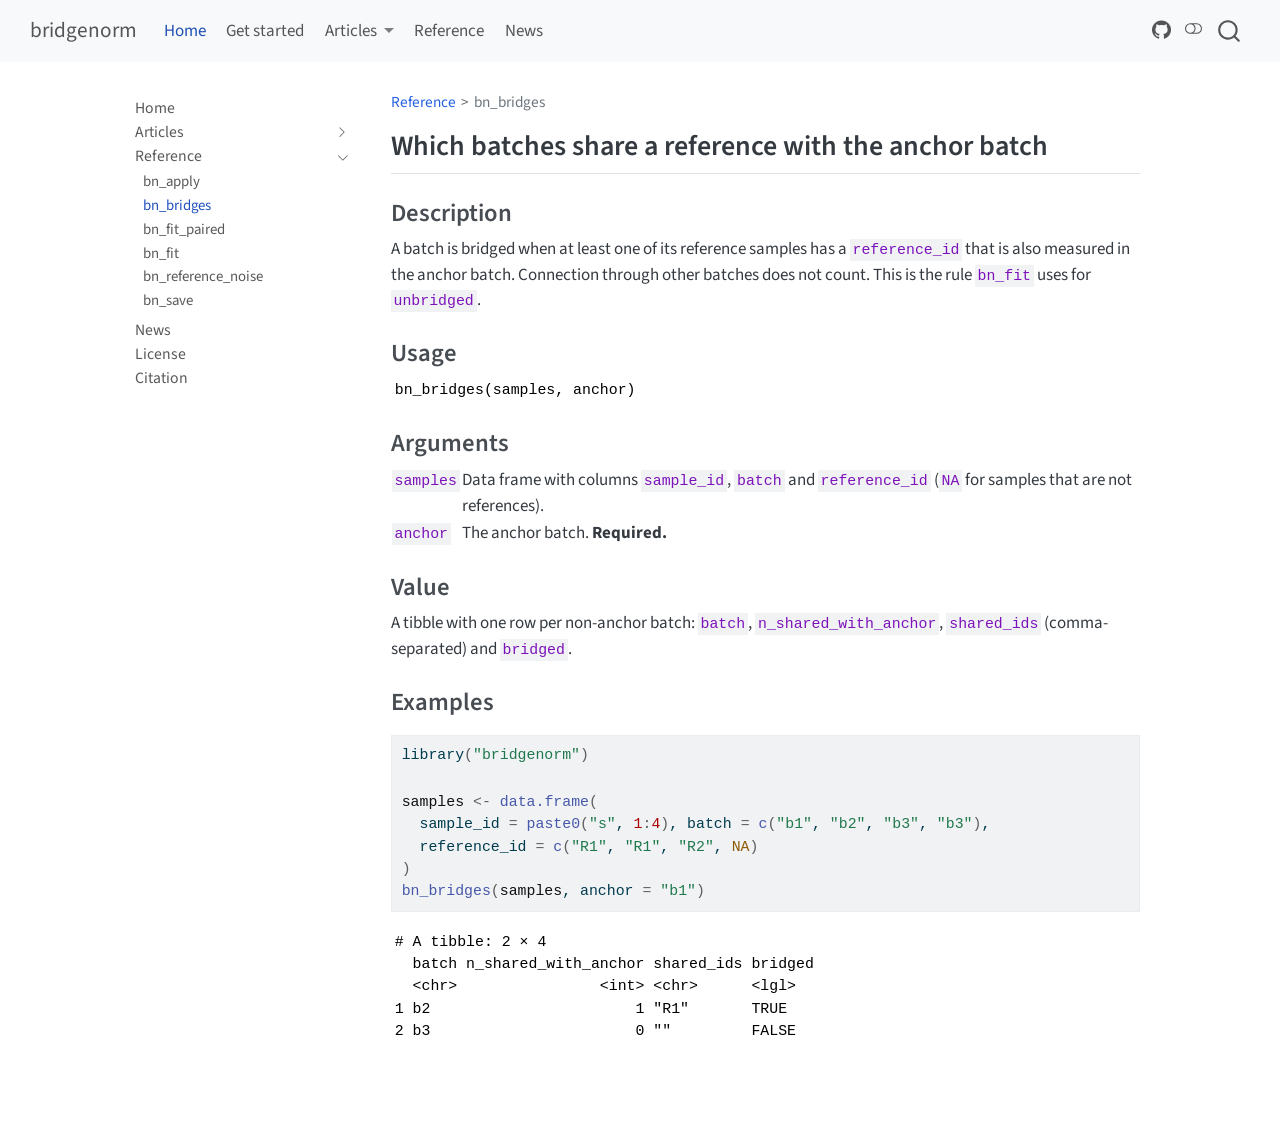
<file: man/bn_bridges.html>
<!DOCTYPE html>
<html xmlns="http://www.w3.org/1999/xhtml" lang="en" xml:lang="en"><head>
<meta http-equiv="Content-Type" content="text/html; charset=UTF-8">
<meta charset="utf-8">
<meta name="generator" content="quarto-1.10.19">
<meta name="viewport" content="width=device-width, initial-scale=1.0, user-scalable=yes">
<title>bn_bridges – bridgenorm</title>
<style>
/* Default styles provided by pandoc.
** See https://pandoc.org/MANUAL.html#variables-for-html for config info.
*/
span.smallcaps{font-variant: small-caps;}
div.columns{display: flex; gap: 1.5em;}
div.column{flex: auto;}
@media screen {
div.columns{gap: min(4vw, 1.5em);}
div.column{overflow-x: auto;}
}
div.hanging-indent{margin-left: 1.5em; text-indent: -1.5em;}
ul.task-list{list-style: none;}
ul.task-list li input[type="checkbox"] {
  width: 0.8em;
  margin: 0 0.8em 0.2em -1em; /* quarto-specific, see https://github.com/quarto-dev/quarto-cli/issues/4556 */ 
  vertical-align: middle;
}
/* CSS for syntax highlighting */
html { -webkit-text-size-adjust: 100%; }
pre > code.sourceCode { white-space: pre; position: relative; }
pre > code.sourceCode > span { display: inline-block; line-height: 1.25; }
pre > code.sourceCode > span:empty { height: 1.2em; }
.sourceCode { overflow: visible; }
code.sourceCode > span { color: inherit; text-decoration: inherit; }
div.sourceCode { margin: 1em 0; }
pre.sourceCode { margin: 0; }
@media screen {
div.sourceCode { overflow: auto; }
}
@media print {
pre > code.sourceCode { white-space: pre-wrap; }
pre > code.sourceCode > span { text-indent: -5em; padding-left: 5em; }
}
pre.numberSource code
  { counter-reset: source-line 0; }
pre.numberSource code > span
  { position: relative; left: -4em; counter-increment: source-line; }
pre.numberSource code > span > a:first-child::before
  { content: counter(source-line);
    position: relative; left: -1em; text-align: right; vertical-align: baseline;
    border: none; display: inline-block;
    -webkit-touch-callout: none; -webkit-user-select: none;
    -khtml-user-select: none; -moz-user-select: none;
    -ms-user-select: none; user-select: none;
    padding: 0 4px; width: 4em;
  }
pre.numberSource { margin-left: 3em;  padding-left: 4px; }
div.sourceCode
  {   }
@media screen {
pre > code.sourceCode > span > a:first-child::before { text-decoration: underline; }
}
</style>

<script src="../site_libs/quarto-nav/quarto-nav.js"></script>
<script src="../site_libs/quarto-nav/headroom.min.js"></script>
<script src="../site_libs/clipboard/clipboard.min.js"></script>
<script src="../site_libs/quarto-search/autocomplete.umd.js"></script>
<script src="../site_libs/quarto-search/fuse.min.js"></script>
<script src="../site_libs/quarto-search/quarto-search.js"></script>
<meta name="quarto:offset" content="../">
<script src="../site_libs/quarto-html/quarto.js" type="module"></script>
<script src="../site_libs/quarto-html/tabsets/tabsets.js" type="module"></script>
<script src="../site_libs/quarto-html/popper.min.js"></script>
<script src="../site_libs/quarto-html/tippy.umd.min.js"></script>
<script src="../site_libs/quarto-html/anchor.min.js"></script>
<link href="../site_libs/quarto-html/tippy.css" rel="stylesheet">
<link href="../site_libs/quarto-html/quarto-syntax-highlighting-bf27225e3a48a9273f3daa8f8e829971.css" rel="stylesheet" class="quarto-color-scheme" id="quarto-text-highlighting-styles">
<link href="../site_libs/quarto-html/quarto-syntax-highlighting-dark-b626d73c4c936ccc3cb08be7d45d1df6.css" rel="stylesheet" class="quarto-color-scheme quarto-color-alternate" id="quarto-text-highlighting-styles">
<link href="../site_libs/quarto-html/quarto-syntax-highlighting-bf27225e3a48a9273f3daa8f8e829971.css" rel="stylesheet" class="quarto-color-scheme-extra" id="quarto-text-highlighting-styles">
<script src="../site_libs/bootstrap/bootstrap.min.js"></script>
<link href="../site_libs/bootstrap/bootstrap-icons.css" rel="stylesheet">
<link href="../site_libs/bootstrap/bootstrap-cbf1fd589b2feeb3da8b94d52fd10830.min.css" rel="stylesheet" append-hash="true" class="quarto-color-scheme" id="quarto-bootstrap" data-mode="light">
<link href="../site_libs/bootstrap/bootstrap-dark-8394ba2926a69b74b325d882636bf2b7.min.css" rel="stylesheet" append-hash="true" class="quarto-color-scheme quarto-color-alternate" id="quarto-bootstrap" data-mode="dark">
<link href="../site_libs/bootstrap/bootstrap-cbf1fd589b2feeb3da8b94d52fd10830.min.css" rel="stylesheet" append-hash="true" class="quarto-color-scheme-extra" id="quarto-bootstrap" data-mode="light"><script id="quarto-search-options" type="application/json">{
  "location": "navbar",
  "copy-button": false,
  "collapse-after": 3,
  "panel-placement": "end",
  "type": "overlay",
  "limit": 50,
  "keyboard-shortcut": [
    "f",
    "/",
    "s"
  ],
  "show-item-context": false,
  "language": {
    "search-no-results-text": "No results",
    "search-matching-documents-text": "matching documents",
    "search-copy-link-title": "Copy link to search",
    "search-hide-matches-text": "Hide additional matches",
    "search-more-match-text": "more match in this document",
    "search-more-matches-text": "more matches in this document",
    "search-clear-button-title": "Clear",
    "search-text-placeholder": "",
    "search-detached-cancel-button-title": "Cancel",
    "search-submit-button-title": "Submit",
    "search-label": "Search"
  }
}</script>
</head>
<body class="nav-sidebar floating nav-fixed fullcontent quarto-light"><script id="quarto-html-before-body" type="application/javascript">
    const toggleBodyColorMode = (bsSheetEl) => {
      const mode = bsSheetEl.getAttribute("data-mode");
      const bodyEl = window.document.querySelector("body");
      if (mode === "dark") {
        bodyEl.classList.add("quarto-dark");
        bodyEl.classList.remove("quarto-light");
      } else {
        bodyEl.classList.add("quarto-light");
        bodyEl.classList.remove("quarto-dark");
      }
    }
    const toggleBodyColorPrimary = () => {
      const bsSheetEl = window.document.querySelector("link#quarto-bootstrap:not([rel=disabled-stylesheet])");
      if (bsSheetEl) {
        toggleBodyColorMode(bsSheetEl);
      }
    }
    const setColorSchemeToggle = (alternate) => {
      const toggles = window.document.querySelectorAll('.quarto-color-scheme-toggle');
      for (let i=0; i < toggles.length; i++) {
        const toggle = toggles[i];
        if (toggle) {
          if (alternate) {
            toggle.classList.add("alternate");
          } else {
            toggle.classList.remove("alternate");
          }
        }
      }
    };
    const toggleColorMode = (alternate) => {
      // Switch the stylesheets
      const primaryStylesheets = window.document.querySelectorAll('link.quarto-color-scheme:not(.quarto-color-alternate)');
      const alternateStylesheets = window.document.querySelectorAll('link.quarto-color-scheme.quarto-color-alternate');
      manageTransitions('#quarto-margin-sidebar .nav-link', false);
      if (alternate) {
        // note: dark is layered on light, we don't disable primary!
        enableStylesheet(alternateStylesheets);
        for (const sheetNode of alternateStylesheets) {
          if (sheetNode.id === "quarto-bootstrap") {
            toggleBodyColorMode(sheetNode);
          }
        }
      } else {
        disableStylesheet(alternateStylesheets);
        enableStylesheet(primaryStylesheets)
        toggleBodyColorPrimary();
      }
      manageTransitions('#quarto-margin-sidebar .nav-link', true);
      // Switch the toggles
      setColorSchemeToggle(alternate)
      // Hack to workaround the fact that safari doesn't
      // properly recolor the scrollbar when toggling (#1455)
      if (navigator.userAgent.indexOf('Safari') > 0 && navigator.userAgent.indexOf('Chrome') == -1) {
        manageTransitions("body", false);
        window.scrollTo(0, 1);
        setTimeout(() => {
          window.scrollTo(0, 0);
          manageTransitions("body", true);
        }, 40);
      }
    }
    const disableStylesheet = (stylesheets) => {
      for (let i=0; i < stylesheets.length; i++) {
        const stylesheet = stylesheets[i];
        stylesheet.rel = 'disabled-stylesheet';
      }
    }
    const enableStylesheet = (stylesheets) => {
      for (let i=0; i < stylesheets.length; i++) {
        const stylesheet = stylesheets[i];
        if(stylesheet.rel !== 'stylesheet') { // for Chrome, which will still FOUC without this check
          stylesheet.rel = 'stylesheet';
        }
      }
    }
    const manageTransitions = (selector, allowTransitions) => {
      const els = window.document.querySelectorAll(selector);
      for (let i=0; i < els.length; i++) {
        const el = els[i];
        if (allowTransitions) {
          el.classList.remove('notransition');
        } else {
          el.classList.add('notransition');
        }
      }
    }
    const isFileUrl = () => {
      return window.location.protocol === 'file:';
    }
    const hasAlternateSentinel = () => {
      let styleSentinel = getColorSchemeSentinel();
      if (styleSentinel !== null) {
        return styleSentinel === "alternate";
      } else {
        return false;
      }
    }
    const setStyleSentinel = (alternate) => {
      const value = alternate ? "alternate" : "default";
      if (!isFileUrl()) {
        window.localStorage.setItem("quarto-color-scheme", value);
      } else {
        localAlternateSentinel = value;
      }
    }
    const getColorSchemeSentinel = () => {
      if (!isFileUrl()) {
        const storageValue = window.localStorage.getItem("quarto-color-scheme");
        return storageValue != null ? storageValue : localAlternateSentinel;
      } else {
        return localAlternateSentinel;
      }
    }
    const toggleGiscusIfUsed = (isAlternate, darkModeDefault) => {
      const baseTheme = document.querySelector('#giscus-base-theme')?.value ?? 'light';
      const alternateTheme = document.querySelector('#giscus-alt-theme')?.value ?? 'dark';
      let newTheme = '';
      if(authorPrefersDark) {
        newTheme = isAlternate ? baseTheme : alternateTheme;
      } else {
        newTheme = isAlternate ? alternateTheme : baseTheme;
      }
      const changeGiscusTheme = () => {
        // From: https://github.com/giscus/giscus/issues/336
        const sendMessage = (message) => {
          const iframe = document.querySelector('iframe.giscus-frame');
          if (!iframe) return;
          iframe.contentWindow.postMessage({ giscus: message }, 'https://giscus.app');
        }
        sendMessage({
          setConfig: {
            theme: newTheme
          }
        });
      }
      const isGiscussLoaded = window.document.querySelector('iframe.giscus-frame') !== null;
      if (isGiscussLoaded) {
        changeGiscusTheme();
      }
    };
    const authorPrefersDark = false;
    const darkModeDefault = authorPrefersDark;
      document.querySelector('link#quarto-text-highlighting-styles.quarto-color-scheme-extra').rel = 'disabled-stylesheet';
      document.querySelector('link#quarto-bootstrap.quarto-color-scheme-extra').rel = 'disabled-stylesheet';
    let localAlternateSentinel = darkModeDefault ? 'alternate' : 'default';
    // Dark / light mode switch
    window.quartoToggleColorScheme = () => {
      // Read the current dark / light value
      let toAlternate = !hasAlternateSentinel();
      toggleColorMode(toAlternate);
      setStyleSentinel(toAlternate);
      toggleGiscusIfUsed(toAlternate, darkModeDefault);
      window.dispatchEvent(new Event('resize'));
    };
    // Switch to dark mode if need be
    if (hasAlternateSentinel()) {
      toggleColorMode(true);
    } else {
      toggleColorMode(false);
    }
  </script>

<div id="quarto-search-results"></div>
  <header id="quarto-header" class="headroom fixed-top"><nav class="navbar navbar-expand-lg " data-bs-theme="dark"><div class="navbar-container container-fluid">
      <div class="navbar-brand-container mx-auto">
    <a class="navbar-brand" href="../index.html">
    <span class="navbar-title">bridgenorm</span>
    </a>
  </div>
            <div id="quarto-search" class="" title="Search"></div>
          <button class="navbar-toggler" type="button" data-bs-toggle="collapse" data-bs-target="#navbarCollapse" aria-controls="navbarCollapse" role="menu" aria-expanded="false" aria-label="Toggle navigation" onclick="if (window.quartoToggleHeadroom) { window.quartoToggleHeadroom(); }">
  <span class="navbar-toggler-icon"></span>
</button>
          <div class="collapse navbar-collapse" id="navbarCollapse">
            <ul class="navbar-nav navbar-nav-scroll me-auto">
<li class="nav-item">
    <a class="nav-link active" href="../index.html" aria-current="page"> 
<span class="menu-text">Home</span></a>
  </li>  
  <li class="nav-item">
    <a class="nav-link" href="../vignettes/bridgenorm.html"> 
<span class="menu-text">Get started</span></a>
  </li>  
  <li class="nav-item dropdown ">
    <a class="nav-link dropdown-toggle" href="#" id="nav-menu-articles" role="link" data-bs-toggle="dropdown" aria-expanded="false">
 <span class="menu-text">Articles</span>
    </a>
    <ul class="dropdown-menu" aria-labelledby="nav-menu-articles">
<li>
    <a class="dropdown-item" href="../vignettes/bridgenorm.html">
 <span class="dropdown-text">Use case 1: Correct batches with bridge samples</span></a>
  </li>  
        <li>
    <a class="dropdown-item" href="../vignettes/goal-distribution.html">
 <span class="dropdown-text">Use case 2: Normalize toward a goal distribution</span></a>
  </li>  
        <li>
    <a class="dropdown-item" href="../vignettes/frozen-model.html">
 <span class="dropdown-text">Use case 3: Correct later batches with a frozen model</span></a>
  </li>  
        <li>
    <a class="dropdown-item" href="../vignettes/compare.html">
 <span class="dropdown-text">Compare with CytoNorm and cyCombine</span></a>
  </li>  
    </ul>
</li>
  <li class="nav-item">
    <a class="nav-link" href="../man/bn_fit.html"> 
<span class="menu-text">Reference</span></a>
  </li>  
  <li class="nav-item">
    <a class="nav-link" href="../NEWS.html"> 
<span class="menu-text">News</span></a>
  </li>  
</ul>
<ul class="navbar-nav navbar-nav-scroll ms-auto">
<li class="nav-item compact">
    <a class="nav-link" href="https://github.com/mdmanurung/bridgenorm"> <i class="bi bi-github" role="img" aria-label="bridgenorm GitHub">
</i> 
<span class="menu-text"></span></a>
  </li>  
</ul>
</div> <!-- /navcollapse -->
            <div class="quarto-navbar-tools">
  <a href="" class="quarto-color-scheme-toggle quarto-navigation-tool  px-1" onclick="window.quartoToggleColorScheme(); return false;" title="Toggle dark mode"><i class="bi"></i></a>
</div>
      </div> <!-- /container-fluid -->
    </nav><nav class="quarto-secondary-nav"><div class="container-fluid d-flex">
      <button type="button" class="quarto-btn-toggle btn" data-bs-toggle="collapse" role="button" data-bs-target=".quarto-sidebar-collapse-item" aria-controls="quarto-sidebar" aria-expanded="false" aria-label="Toggle sidebar navigation" onclick="if (window.quartoToggleHeadroom) { window.quartoToggleHeadroom(); }">
        <i class="bi bi-layout-text-sidebar-reverse"></i>
      </button>
        <nav class="quarto-page-breadcrumbs" aria-label="breadcrumb"><ol class="breadcrumb"><li class="breadcrumb-item"><a href="../man/bn_apply.html">Reference</a></li><li class="breadcrumb-item"><a href="../man/bn_bridges.html">bn_bridges</a></li></ol></nav>
        <a class="flex-grow-1" role="navigation" data-bs-toggle="collapse" data-bs-target=".quarto-sidebar-collapse-item" aria-controls="quarto-sidebar" aria-expanded="false" aria-label="Toggle sidebar navigation" onclick="if (window.quartoToggleHeadroom) { window.quartoToggleHeadroom(); }">      
        </a>
    </div>
  </nav></header><!-- content --><div id="quarto-content" class="quarto-container page-columns page-rows-contents page-layout-article page-navbar">
<!-- sidebar -->
  <nav id="quarto-sidebar" class="sidebar collapse collapse-horizontal quarto-sidebar-collapse-item sidebar-navigation floating overflow-auto"><div class="sidebar-menu-container"> 
    <ul class="list-unstyled mt-1">
<li class="sidebar-item">
  <div class="sidebar-item-container"> 
  <a href="../index.html" class="sidebar-item-text sidebar-link">
 <span class="menu-text">Home</span></a>
  </div>
</li>
        <li class="sidebar-item sidebar-item-section">
      <div class="sidebar-item-container"> 
            <a class="sidebar-item-text sidebar-link text-start collapsed" data-bs-toggle="collapse" data-bs-target="#quarto-sidebar-section-1" role="navigation" aria-expanded="false">
 <span class="menu-text">Articles</span></a>
          <a class="sidebar-item-toggle text-start collapsed" data-bs-toggle="collapse" data-bs-target="#quarto-sidebar-section-1" role="navigation" aria-expanded="false" aria-label="Toggle section">
            <i class="bi bi-chevron-right ms-2"></i>
          </a> 
      </div>
      <ul id="quarto-sidebar-section-1" class="collapse list-unstyled sidebar-section depth1 ">
<li class="sidebar-item">
  <div class="sidebar-item-container"> 
  <a href="../vignettes/bridgenorm.html" class="sidebar-item-text sidebar-link">
 <span class="menu-text">Use case 1: Correct batches with bridge samples</span></a>
  </div>
</li>
          <li class="sidebar-item">
  <div class="sidebar-item-container"> 
  <a href="../vignettes/compare.html" class="sidebar-item-text sidebar-link">
 <span class="menu-text">Compare with CytoNorm and cyCombine on simulated data</span></a>
  </div>
</li>
          <li class="sidebar-item">
  <div class="sidebar-item-container"> 
  <a href="../vignettes/frozen-model.html" class="sidebar-item-text sidebar-link">
 <span class="menu-text">Use case 3: Correct later batches with a frozen model</span></a>
  </div>
</li>
          <li class="sidebar-item">
  <div class="sidebar-item-container"> 
  <a href="../vignettes/goal-distribution.html" class="sidebar-item-text sidebar-link">
 <span class="menu-text">Use case 2: Normalize toward a goal distribution</span></a>
  </div>
</li>
      </ul>
</li>
        <li class="sidebar-item sidebar-item-section">
      <div class="sidebar-item-container"> 
            <a class="sidebar-item-text sidebar-link text-start" data-bs-toggle="collapse" data-bs-target="#quarto-sidebar-section-2" role="navigation" aria-expanded="true">
 <span class="menu-text">Reference</span></a>
          <a class="sidebar-item-toggle text-start" data-bs-toggle="collapse" data-bs-target="#quarto-sidebar-section-2" role="navigation" aria-expanded="true" aria-label="Toggle section">
            <i class="bi bi-chevron-right ms-2"></i>
          </a> 
      </div>
      <ul id="quarto-sidebar-section-2" class="collapse list-unstyled sidebar-section depth1 show">
<li class="sidebar-item">
  <div class="sidebar-item-container"> 
  <a href="../man/bn_apply.html" class="sidebar-item-text sidebar-link">
 <span class="menu-text">bn_apply</span></a>
  </div>
</li>
          <li class="sidebar-item">
  <div class="sidebar-item-container"> 
  <a href="../man/bn_bridges.html" class="sidebar-item-text sidebar-link active">
 <span class="menu-text">bn_bridges</span></a>
  </div>
</li>
          <li class="sidebar-item">
  <div class="sidebar-item-container"> 
  <a href="../man/bn_fit_paired.html" class="sidebar-item-text sidebar-link">
 <span class="menu-text">bn_fit_paired</span></a>
  </div>
</li>
          <li class="sidebar-item">
  <div class="sidebar-item-container"> 
  <a href="../man/bn_fit.html" class="sidebar-item-text sidebar-link">
 <span class="menu-text">bn_fit</span></a>
  </div>
</li>
          <li class="sidebar-item">
  <div class="sidebar-item-container"> 
  <a href="../man/bn_reference_noise.html" class="sidebar-item-text sidebar-link">
 <span class="menu-text">bn_reference_noise</span></a>
  </div>
</li>
          <li class="sidebar-item">
  <div class="sidebar-item-container"> 
  <a href="../man/bn_save.html" class="sidebar-item-text sidebar-link">
 <span class="menu-text">bn_save</span></a>
  </div>
</li>
      </ul>
</li>
        <li class="sidebar-item">
  <div class="sidebar-item-container"> 
  <a href="../NEWS.html" class="sidebar-item-text sidebar-link">
 <span class="menu-text">News</span></a>
  </div>
</li>
        <li class="sidebar-item">
  <div class="sidebar-item-container"> 
  <a href="../LICENSE.html" class="sidebar-item-text sidebar-link">
 <span class="menu-text">License</span></a>
  </div>
</li>
        <li class="sidebar-item">
  <div class="sidebar-item-container"> 
  <a href="../CITATION.html" class="sidebar-item-text sidebar-link">
 <span class="menu-text">Citation</span></a>
  </div>
</li>
    </ul>
</div>
</nav><div id="quarto-sidebar-glass" class="quarto-sidebar-collapse-item" data-bs-toggle="collapse" data-bs-target=".quarto-sidebar-collapse-item"></div>
<!-- margin-sidebar -->
    
<!-- main -->
<main class="content" id="quarto-document-content"><header id="title-block-header" class="quarto-title-block"><nav class="quarto-page-breadcrumbs quarto-title-breadcrumbs d-none d-lg-block" aria-label="breadcrumb"><ol class="breadcrumb"><li class="breadcrumb-item"><a href="../man/bn_apply.html">Reference</a></li><li class="breadcrumb-item"><a href="../man/bn_bridges.html">bn_bridges</a></li></ol></nav></header><section id="which-batches-share-a-reference-with-the-anchor-batch" class="level2 unnumbered"><h2 class="unnumbered anchored" data-anchor-id="which-batches-share-a-reference-with-the-anchor-batch">Which batches share a reference with the anchor batch</h2>
<section id="description" class="level3"><h3 class="anchored" data-anchor-id="description">Description</h3>
<p>A batch is bridged when at least one of its reference samples has a <code>reference_id</code> that is also measured in the anchor batch. Connection through other batches does not count. This is the rule <code>bn_fit</code> uses for <code>unbridged</code>.</p>
</section><section id="usage" class="level3"><h3 class="anchored" data-anchor-id="usage">Usage</h3>
<pre><code class="language-R">bn_bridges(samples, anchor)
</code></pre>
</section><section id="arguments" class="level3"><h3 class="anchored" data-anchor-id="arguments">Arguments</h3>
<table role="presentation">
<tbody><tr>
<td style="white-space: collapse; font-family: monospace; vertical-align: top">
<code id="samples">samples</code>
</td>
<td>
Data frame with columns <code>sample_id</code>, <code>batch</code> and <code>reference_id</code> (<code>NA</code> for samples that are not references).
</td>
</tr>
<tr>
<td style="white-space: collapse; font-family: monospace; vertical-align: top">
<code id="anchor">anchor</code>
</td>
<td>
The anchor batch. <strong>Required.</strong>
</td>
</tr>
</tbody></table></section><section id="value" class="level3"><h3 class="anchored" data-anchor-id="value">Value</h3>
<p>A tibble with one row per non-anchor batch: <code>batch</code>, <code>n_shared_with_anchor</code>, <code>shared_ids</code> (comma-separated) and <code>bridged</code>.</p>
</section><section id="examples" class="level3"><h3 class="anchored" data-anchor-id="examples">Examples</h3>
<div class="cell">
<div class="code-copy-outer-scaffold"><div class="sourceCode" id="cb1"><pre class="downlit sourceCode r code-with-copy"><code class="sourceCode R"><span><span class="kw"><a href="https://rdrr.io/r/base/library.html">library</a></span><span class="op">(</span><span class="st"><a href="https://mdmanurung.github.io/bridgenorm/">"bridgenorm"</a></span><span class="op">)</span></span>
<span></span>
<span><span class="va">samples</span> <span class="op">&lt;-</span> <span class="fu"><a href="https://rdrr.io/r/base/data.frame.html">data.frame</a></span><span class="op">(</span></span>
<span>  sample_id <span class="op">=</span> <span class="fu"><a href="https://rdrr.io/r/base/paste.html">paste0</a></span><span class="op">(</span><span class="st">"s"</span>, <span class="fl">1</span><span class="op">:</span><span class="fl">4</span><span class="op">)</span>, batch <span class="op">=</span> <span class="fu"><a href="https://rdrr.io/r/base/c.html">c</a></span><span class="op">(</span><span class="st">"b1"</span>, <span class="st">"b2"</span>, <span class="st">"b3"</span>, <span class="st">"b3"</span><span class="op">)</span>,</span>
<span>  reference_id <span class="op">=</span> <span class="fu"><a href="https://rdrr.io/r/base/c.html">c</a></span><span class="op">(</span><span class="st">"R1"</span>, <span class="st">"R1"</span>, <span class="st">"R2"</span>, <span class="cn">NA</span><span class="op">)</span></span>
<span><span class="op">)</span></span>
<span><span class="fu"><a href="https://mdmanurung.github.io/bridgenorm/man/bn_bridges.html">bn_bridges</a></span><span class="op">(</span><span class="va">samples</span>, anchor <span class="op">=</span> <span class="st">"b1"</span><span class="op">)</span></span></code></pre></div><button title="Copy to Clipboard" class="code-copy-button"><i class="bi"></i></button></div>
<div class="cell-output cell-output-stdout">
<pre><code># A tibble: 2 × 4
  batch n_shared_with_anchor shared_ids bridged
  &lt;chr&gt;                &lt;int&gt; &lt;chr&gt;      &lt;lgl&gt;  
1 b2                       1 "R1"       TRUE   
2 b3                       0 ""         FALSE  </code></pre>
</div>
</div>


</section></section></main><!-- /main --><script id="quarto-html-after-body" type="application/javascript">
  window.document.addEventListener("DOMContentLoaded", function (event) {
    // Ensure there is a toggle, if there isn't float one in the top right
    if (window.document.querySelector('.quarto-color-scheme-toggle') === null) {
      const a = window.document.createElement('a');
      a.classList.add('top-right');
      a.classList.add('quarto-color-scheme-toggle');
      a.href = "";
      a.onclick = function() { try { window.quartoToggleColorScheme(); } catch {} return false; };
      const i = window.document.createElement("i");
      i.classList.add('bi');
      a.appendChild(i);
      window.document.body.appendChild(a);
    }
    setColorSchemeToggle(hasAlternateSentinel())
    const icon = "";
    const anchorJS = new window.AnchorJS();
    anchorJS.options = {
      placement: 'right',
      icon: icon
    };
    anchorJS.add('.anchored');
    const isCodeAnnotation = (el) => {
      for (const clz of el.classList) {
        if (clz.startsWith('code-annotation-')) {                     
          return true;
        }
      }
      return false;
    }
    const onCopySuccess = function(e) {
      // button target
      const button = e.trigger;
      // don't keep focus
      button.blur();
      // flash "checked"
      button.classList.add('code-copy-button-checked');
      var currentTitle = button.getAttribute("title");
      button.setAttribute("title", "Copied!");
      let tooltip;
      if (window.bootstrap) {
        button.setAttribute("data-bs-toggle", "tooltip");
        button.setAttribute("data-bs-placement", "left");
        button.setAttribute("data-bs-title", "Copied!");
        tooltip = new bootstrap.Tooltip(button, 
          { trigger: "manual", 
            customClass: "code-copy-button-tooltip",
            offset: [0, -8]});
        tooltip.show();    
      }
      setTimeout(function() {
        if (tooltip) {
          tooltip.hide();
          button.removeAttribute("data-bs-title");
          button.removeAttribute("data-bs-toggle");
          button.removeAttribute("data-bs-placement");
        }
        button.setAttribute("title", currentTitle);
        button.classList.remove('code-copy-button-checked');
      }, 1000);
      // clear code selection
      e.clearSelection();
    }
    const getTextToCopy = function(trigger) {
      const outerScaffold = trigger.parentElement.cloneNode(true);
      const codeEl = outerScaffold.querySelector('code');
      for (const childEl of codeEl.children) {
        if (isCodeAnnotation(childEl)) {
          childEl.remove();
        }
      }
      return codeEl.innerText;
    }
    const clipboard = new window.ClipboardJS('.code-copy-button:not([data-in-quarto-modal])', {
      text: getTextToCopy
    });
    clipboard.on('success', onCopySuccess);
    if (window.document.getElementById('quarto-embedded-source-code-modal')) {
      const clipboardModal = new window.ClipboardJS('.code-copy-button[data-in-quarto-modal]', {
        text: getTextToCopy,
        container: window.document.getElementById('quarto-embedded-source-code-modal')
      });
      clipboardModal.on('success', onCopySuccess);
    }
      var localhostRegex = new RegExp(/^(?:http|https):\/\/localhost\:?[0-9]*\//);
      var mailtoRegex = new RegExp(/^mailto:/);
        var filterRegex = new RegExp("https:\/\/mdmanurung\.github\.io\/bridgenorm\/");
      var isInternal = (href) => {
          return filterRegex.test(href) || localhostRegex.test(href) || mailtoRegex.test(href);
      }
      // Inspect non-navigation links and adorn them if external
     var links = window.document.querySelectorAll('a[href]:not(.nav-link):not(.navbar-brand):not(.toc-action):not(.sidebar-link):not(.sidebar-item-toggle):not(.pagination-link):not(.no-external):not([aria-hidden]):not(.dropdown-item):not(.quarto-navigation-tool):not(.about-link)');
      for (var i=0; i<links.length; i++) {
        const link = links[i];
        if (!isInternal(link.href)) {
          // undo the damage that might have been done by quarto-nav.js in the case of
          // links that we want to consider external
          if (link.dataset.originalHref !== undefined) {
            link.href = link.dataset.originalHref;
          }
        }
      }
    function tippyHover(el, contentFn, onTriggerFn, onUntriggerFn) {
      const config = {
        allowHTML: true,
        maxWidth: 500,
        delay: 100,
        arrow: false,
        appendTo: function(el) {
            return el.parentElement;
        },
        interactive: true,
        interactiveBorder: 10,
        theme: 'quarto',
        placement: 'bottom-start',
      };
      if (contentFn) {
        config.content = contentFn;
      }
      if (onTriggerFn) {
        config.onTrigger = onTriggerFn;
      }
      if (onUntriggerFn) {
        config.onUntrigger = onUntriggerFn;
      }
      window.tippy(el, config); 
    }
    const noterefs = window.document.querySelectorAll('a[role="doc-noteref"]');
    for (var i=0; i<noterefs.length; i++) {
      const ref = noterefs[i];
      tippyHover(ref, function() {
        // use id or data attribute instead here
        let href = ref.getAttribute('data-footnote-href') || ref.getAttribute('href');
        try { href = new URL(href).hash; } catch {}
        const id = href.replace(/^#\/?/, "");
        const note = window.document.getElementById(id);
        if (note) {
          return note.innerHTML;
        } else {
          return "";
        }
      });
    }
    const xrefs = window.document.querySelectorAll('a.quarto-xref');
    const processXRef = (id, note) => {
      // Strip column container classes
      const stripColumnClz = (el) => {
        el.classList.remove("page-full", "page-columns");
        if (el.children) {
          for (const child of el.children) {
            stripColumnClz(child);
          }
        }
      }
      stripColumnClz(note)
      if (id === null || id.startsWith('sec-')) {
        // Special case sections, only their first couple elements
        const container = document.createElement("div");
        if (note.children && note.children.length > 2) {
          container.appendChild(note.children[0].cloneNode(true));
          for (let i = 1; i < note.children.length; i++) {
            const child = note.children[i];
            if (child.tagName === "P" && child.innerText === "") {
              continue;
            } else {
              container.appendChild(child.cloneNode(true));
              break;
            }
          }
          if (window.Quarto?.typesetMath) {
            window.Quarto.typesetMath(container);
          }
          return container.innerHTML
        } else {
          if (window.Quarto?.typesetMath) {
            window.Quarto.typesetMath(note);
          }
          return note.innerHTML;
        }
      } else {
        // Remove any anchor links if they are present
        const anchorLink = note.querySelector('a.anchorjs-link');
        if (anchorLink) {
          anchorLink.remove();
        }
        if (window.Quarto?.typesetMath) {
          window.Quarto.typesetMath(note);
        }
        if (note.classList.contains("callout")) {
          return note.outerHTML;
        } else {
          return note.innerHTML;
        }
      }
    }
    for (var i=0; i<xrefs.length; i++) {
      const xref = xrefs[i];
      tippyHover(xref, undefined, function(instance) {
        instance.disable();
        let url = xref.getAttribute('href');
        let hash = undefined; 
        if (url.startsWith('#')) {
          hash = url;
        } else {
          try { hash = new URL(url).hash; } catch {}
        }
        if (hash) {
          const id = hash.replace(/^#\/?/, "");
          const note = window.document.getElementById(id);
          if (note !== null) {
            try {
              const html = processXRef(id, note.cloneNode(true));
              instance.setContent(html);
            } finally {
              instance.enable();
              instance.show();
            }
          } else {
            // See if we can fetch this
            fetch(url.split('#')[0])
            .then(res => res.text())
            .then(html => {
              const parser = new DOMParser();
              const htmlDoc = parser.parseFromString(html, "text/html");
              const note = htmlDoc.getElementById(id);
              if (note !== null) {
                const html = processXRef(id, note);
                instance.setContent(html);
              } 
            }).finally(() => {
              instance.enable();
              instance.show();
            });
          }
        } else {
          // See if we can fetch a full url (with no hash to target)
          // This is a special case and we should probably do some content thinning / targeting
          fetch(url)
          .then(res => res.text())
          .then(html => {
            const parser = new DOMParser();
            const htmlDoc = parser.parseFromString(html, "text/html");
            const note = htmlDoc.querySelector('main.content');
            if (note !== null) {
              // This should only happen for chapter cross references
              // (since there is no id in the URL)
              // remove the first header
              if (note.children.length > 0 && note.children[0].tagName === "HEADER") {
                note.children[0].remove();
              }
              const html = processXRef(null, note);
              instance.setContent(html);
            } 
          }).finally(() => {
            instance.enable();
            instance.show();
          });
        }
      }, function(instance) {
      });
    }
        let selectedAnnoteEl;
        const selectorForAnnotation = ( cell, annotation) => {
          let cellAttr = 'data-code-cell="' + cell + '"';
          let lineAttr = 'data-code-annotation="' +  annotation + '"';
          const selector = 'span[' + cellAttr + '][' + lineAttr + ']';
          return selector;
        }
        const selectCodeLines = (annoteEl) => {
          const doc = window.document;
          const targetCell = annoteEl.getAttribute("data-target-cell");
          const targetAnnotation = annoteEl.getAttribute("data-target-annotation");
          const annoteSpan = window.document.querySelector(selectorForAnnotation(targetCell, targetAnnotation));
          const lines = annoteSpan.getAttribute("data-code-lines").split(",");
          const lineIds = lines.map((line) => {
            return targetCell + "-" + line;
          })
          let top = null;
          let height = null;
          let parent = null;
          if (lineIds.length > 0) {
              //compute the position of the single el (top and bottom and make a div)
              const el = window.document.getElementById(lineIds[0]);
              top = el.offsetTop;
              height = el.offsetHeight;
              parent = el.parentElement.parentElement;
            if (lineIds.length > 1) {
              const lastEl = window.document.getElementById(lineIds[lineIds.length - 1]);
              const bottom = lastEl.offsetTop + lastEl.offsetHeight;
              height = bottom - top;
            }
            if (top !== null && height !== null && parent !== null) {
              // cook up a div (if necessary) and position it 
              let div = window.document.getElementById("code-annotation-line-highlight");
              if (div === null) {
                div = window.document.createElement("div");
                div.setAttribute("id", "code-annotation-line-highlight");
                div.style.position = 'absolute';
                parent.appendChild(div);
              }
              div.style.top = top - 2 + "px";
              div.style.height = height + 4 + "px";
              div.style.left = 0;
              let gutterDiv = window.document.getElementById("code-annotation-line-highlight-gutter");
              if (gutterDiv === null) {
                gutterDiv = window.document.createElement("div");
                gutterDiv.setAttribute("id", "code-annotation-line-highlight-gutter");
                gutterDiv.style.position = 'absolute';
                const codeCell = window.document.getElementById(targetCell);
                const gutter = codeCell.querySelector('.code-annotation-gutter');
                gutter.appendChild(gutterDiv);
              }
              gutterDiv.style.top = top - 2 + "px";
              gutterDiv.style.height = height + 4 + "px";
            }
            selectedAnnoteEl = annoteEl;
          }
        };
        const unselectCodeLines = () => {
          const elementsIds = ["code-annotation-line-highlight", "code-annotation-line-highlight-gutter"];
          elementsIds.forEach((elId) => {
            const div = window.document.getElementById(elId);
            if (div) {
              div.remove();
            }
          });
          selectedAnnoteEl = undefined;
        };
          // Handle positioning of the toggle
      window.addEventListener(
        "resize",
        throttle(() => {
          elRect = undefined;
          if (selectedAnnoteEl) {
            selectCodeLines(selectedAnnoteEl);
          }
        }, 10)
      );
      function throttle(fn, ms) {
      let throttle = false;
      let timer;
        return (...args) => {
          if(!throttle) { // first call gets through
              fn.apply(this, args);
              throttle = true;
          } else { // all the others get throttled
              if(timer) clearTimeout(timer); // cancel #2
              timer = setTimeout(() => {
                fn.apply(this, args);
                timer = throttle = false;
              }, ms);
          }
        };
      }
        // Attach click handler to the DT
        const annoteDls = window.document.querySelectorAll('dt[data-target-cell]');
        for (const annoteDlNode of annoteDls) {
          annoteDlNode.addEventListener('click', (event) => {
            const clickedEl = event.target;
            if (clickedEl !== selectedAnnoteEl) {
              unselectCodeLines();
              const activeEl = window.document.querySelector('dt[data-target-cell].code-annotation-active');
              if (activeEl) {
                activeEl.classList.remove('code-annotation-active');
              }
              selectCodeLines(clickedEl);
              clickedEl.classList.add('code-annotation-active');
            } else {
              // Unselect the line
              unselectCodeLines();
              clickedEl.classList.remove('code-annotation-active');
            }
          });
        }
    const findCites = (el) => {
      const parentEl = el.parentElement;
      if (parentEl) {
        const cites = parentEl.dataset.cites;
        if (cites) {
          return {
            el,
            cites: cites.split(' ')
          };
        } else {
          return findCites(el.parentElement)
        }
      } else {
        return undefined;
      }
    };
    var bibliorefs = window.document.querySelectorAll('a[role="doc-biblioref"]');
    for (var i=0; i<bibliorefs.length; i++) {
      const ref = bibliorefs[i];
      const citeInfo = findCites(ref);
      if (citeInfo) {
        tippyHover(citeInfo.el, function() {
          var popup = window.document.createElement('div');
          citeInfo.cites.forEach(function(cite) {
            var citeDiv = window.document.createElement('div');
            citeDiv.classList.add('hanging-indent');
            citeDiv.classList.add('csl-entry');
            var biblioDiv = window.document.getElementById('ref-' + cite);
            if (biblioDiv) {
              citeDiv.innerHTML = biblioDiv.innerHTML;
            }
            popup.appendChild(citeDiv);
          });
          return popup.innerHTML;
        });
      }
    }
  });
  </script>
</div> <!-- /content -->



</body></html>
</file>
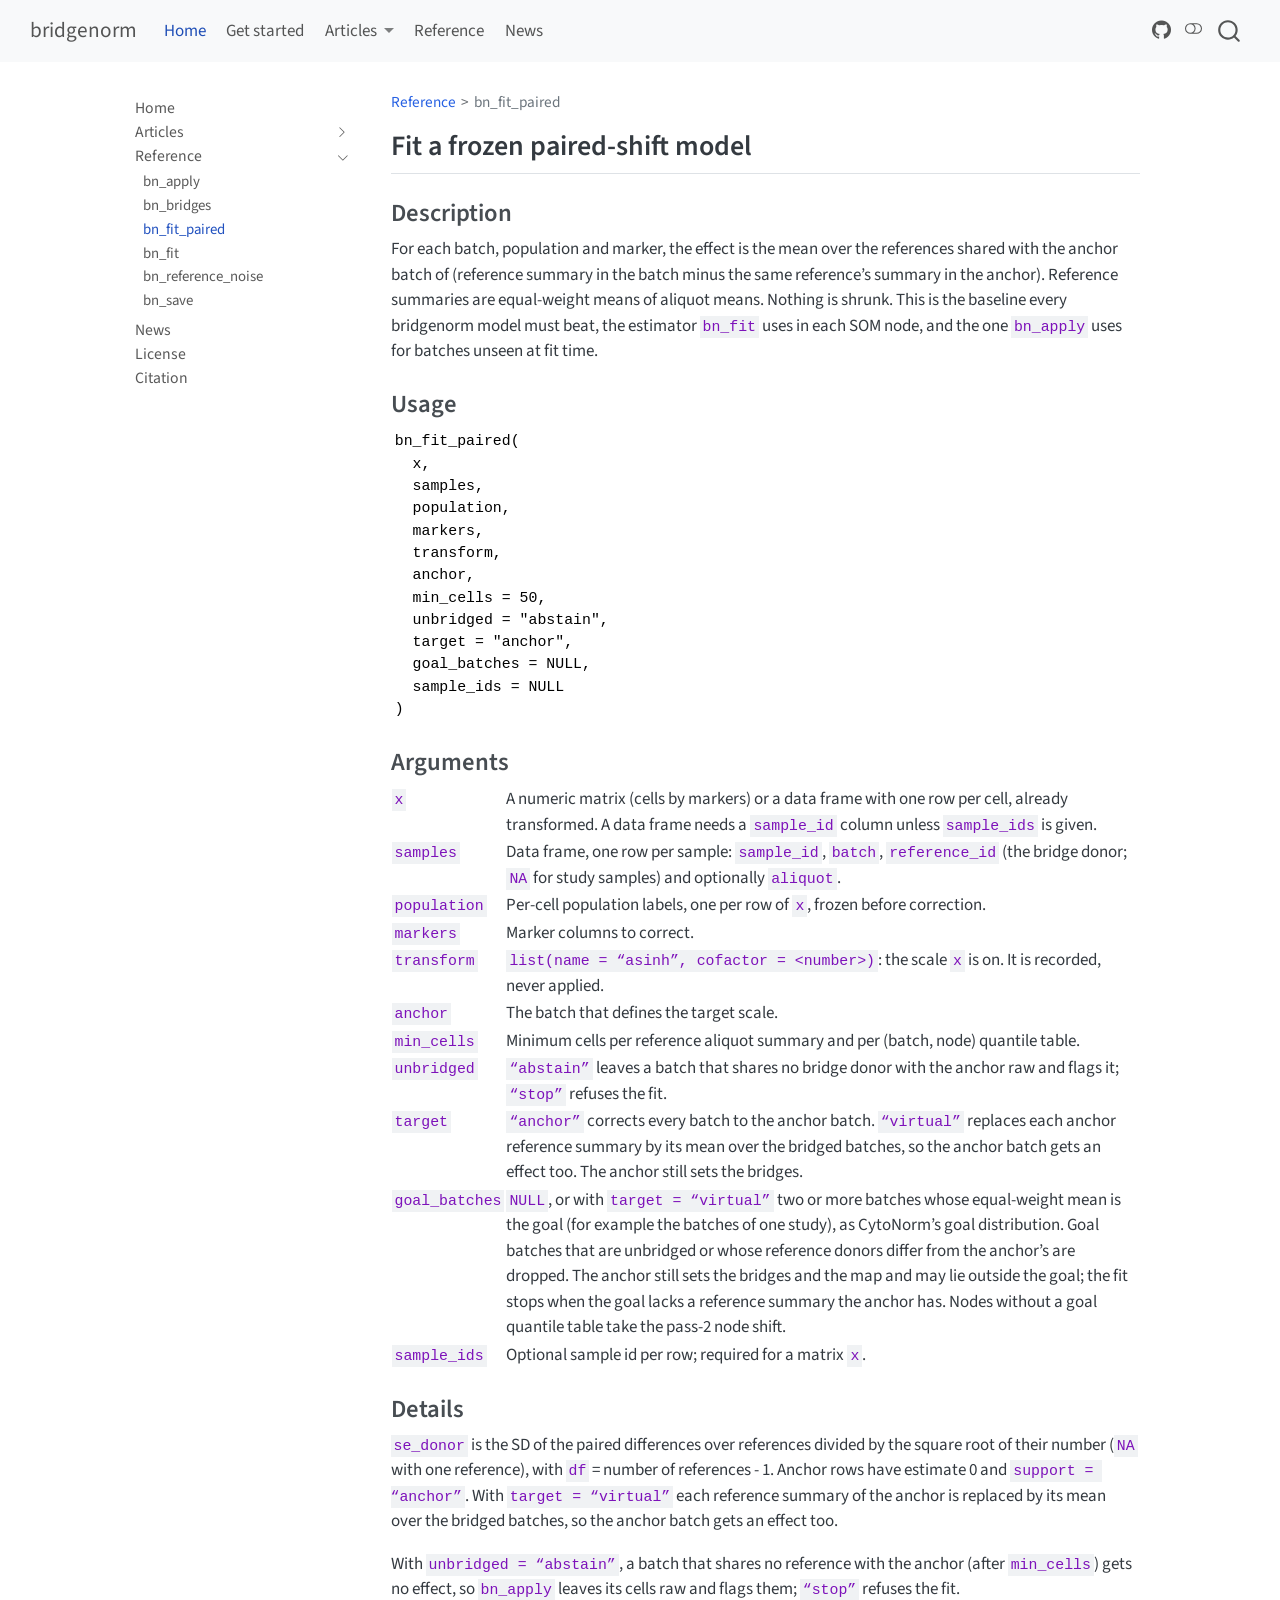
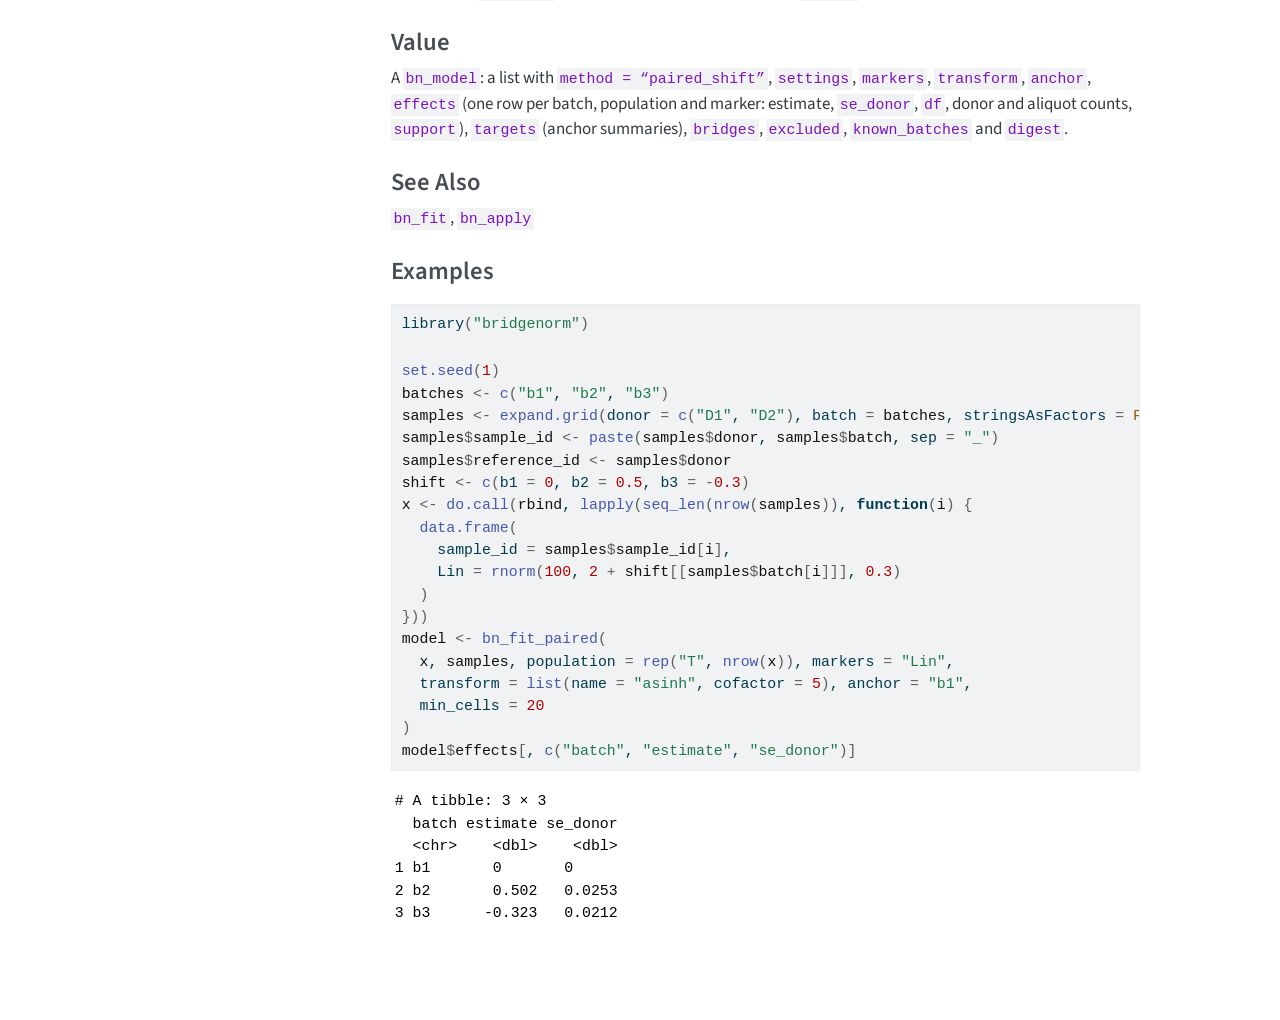
<file: man/bn_fit_paired.html>
<!DOCTYPE html>
<html xmlns="http://www.w3.org/1999/xhtml" lang="en" xml:lang="en"><head>
<meta http-equiv="Content-Type" content="text/html; charset=UTF-8">
<meta charset="utf-8">
<meta name="generator" content="quarto-1.10.19">
<meta name="viewport" content="width=device-width, initial-scale=1.0, user-scalable=yes">
<title>bn_fit_paired – bridgenorm</title>
<style>
/* Default styles provided by pandoc.
** See https://pandoc.org/MANUAL.html#variables-for-html for config info.
*/
span.smallcaps{font-variant: small-caps;}
div.columns{display: flex; gap: 1.5em;}
div.column{flex: auto;}
@media screen {
div.columns{gap: min(4vw, 1.5em);}
div.column{overflow-x: auto;}
}
div.hanging-indent{margin-left: 1.5em; text-indent: -1.5em;}
ul.task-list{list-style: none;}
ul.task-list li input[type="checkbox"] {
  width: 0.8em;
  margin: 0 0.8em 0.2em -1em; /* quarto-specific, see https://github.com/quarto-dev/quarto-cli/issues/4556 */ 
  vertical-align: middle;
}
/* CSS for syntax highlighting */
html { -webkit-text-size-adjust: 100%; }
pre > code.sourceCode { white-space: pre; position: relative; }
pre > code.sourceCode > span { display: inline-block; line-height: 1.25; }
pre > code.sourceCode > span:empty { height: 1.2em; }
.sourceCode { overflow: visible; }
code.sourceCode > span { color: inherit; text-decoration: inherit; }
div.sourceCode { margin: 1em 0; }
pre.sourceCode { margin: 0; }
@media screen {
div.sourceCode { overflow: auto; }
}
@media print {
pre > code.sourceCode { white-space: pre-wrap; }
pre > code.sourceCode > span { text-indent: -5em; padding-left: 5em; }
}
pre.numberSource code
  { counter-reset: source-line 0; }
pre.numberSource code > span
  { position: relative; left: -4em; counter-increment: source-line; }
pre.numberSource code > span > a:first-child::before
  { content: counter(source-line);
    position: relative; left: -1em; text-align: right; vertical-align: baseline;
    border: none; display: inline-block;
    -webkit-touch-callout: none; -webkit-user-select: none;
    -khtml-user-select: none; -moz-user-select: none;
    -ms-user-select: none; user-select: none;
    padding: 0 4px; width: 4em;
  }
pre.numberSource { margin-left: 3em;  padding-left: 4px; }
div.sourceCode
  {   }
@media screen {
pre > code.sourceCode > span > a:first-child::before { text-decoration: underline; }
}
</style>

<script src="../site_libs/quarto-nav/quarto-nav.js"></script>
<script src="../site_libs/quarto-nav/headroom.min.js"></script>
<script src="../site_libs/clipboard/clipboard.min.js"></script>
<script src="../site_libs/quarto-search/autocomplete.umd.js"></script>
<script src="../site_libs/quarto-search/fuse.min.js"></script>
<script src="../site_libs/quarto-search/quarto-search.js"></script>
<meta name="quarto:offset" content="../">
<script src="../site_libs/quarto-html/quarto.js" type="module"></script>
<script src="../site_libs/quarto-html/tabsets/tabsets.js" type="module"></script>
<script src="../site_libs/quarto-html/popper.min.js"></script>
<script src="../site_libs/quarto-html/tippy.umd.min.js"></script>
<script src="../site_libs/quarto-html/anchor.min.js"></script>
<link href="../site_libs/quarto-html/tippy.css" rel="stylesheet">
<link href="../site_libs/quarto-html/quarto-syntax-highlighting-bf27225e3a48a9273f3daa8f8e829971.css" rel="stylesheet" class="quarto-color-scheme" id="quarto-text-highlighting-styles">
<link href="../site_libs/quarto-html/quarto-syntax-highlighting-dark-b626d73c4c936ccc3cb08be7d45d1df6.css" rel="stylesheet" class="quarto-color-scheme quarto-color-alternate" id="quarto-text-highlighting-styles">
<link href="../site_libs/quarto-html/quarto-syntax-highlighting-bf27225e3a48a9273f3daa8f8e829971.css" rel="stylesheet" class="quarto-color-scheme-extra" id="quarto-text-highlighting-styles">
<script src="../site_libs/bootstrap/bootstrap.min.js"></script>
<link href="../site_libs/bootstrap/bootstrap-icons.css" rel="stylesheet">
<link href="../site_libs/bootstrap/bootstrap-cbf1fd589b2feeb3da8b94d52fd10830.min.css" rel="stylesheet" append-hash="true" class="quarto-color-scheme" id="quarto-bootstrap" data-mode="light">
<link href="../site_libs/bootstrap/bootstrap-dark-8394ba2926a69b74b325d882636bf2b7.min.css" rel="stylesheet" append-hash="true" class="quarto-color-scheme quarto-color-alternate" id="quarto-bootstrap" data-mode="dark">
<link href="../site_libs/bootstrap/bootstrap-cbf1fd589b2feeb3da8b94d52fd10830.min.css" rel="stylesheet" append-hash="true" class="quarto-color-scheme-extra" id="quarto-bootstrap" data-mode="light"><script id="quarto-search-options" type="application/json">{
  "location": "navbar",
  "copy-button": false,
  "collapse-after": 3,
  "panel-placement": "end",
  "type": "overlay",
  "limit": 50,
  "keyboard-shortcut": [
    "f",
    "/",
    "s"
  ],
  "show-item-context": false,
  "language": {
    "search-no-results-text": "No results",
    "search-matching-documents-text": "matching documents",
    "search-copy-link-title": "Copy link to search",
    "search-hide-matches-text": "Hide additional matches",
    "search-more-match-text": "more match in this document",
    "search-more-matches-text": "more matches in this document",
    "search-clear-button-title": "Clear",
    "search-text-placeholder": "",
    "search-detached-cancel-button-title": "Cancel",
    "search-submit-button-title": "Submit",
    "search-label": "Search"
  }
}</script>
</head>
<body class="nav-sidebar floating nav-fixed fullcontent quarto-light"><script id="quarto-html-before-body" type="application/javascript">
    const toggleBodyColorMode = (bsSheetEl) => {
      const mode = bsSheetEl.getAttribute("data-mode");
      const bodyEl = window.document.querySelector("body");
      if (mode === "dark") {
        bodyEl.classList.add("quarto-dark");
        bodyEl.classList.remove("quarto-light");
      } else {
        bodyEl.classList.add("quarto-light");
        bodyEl.classList.remove("quarto-dark");
      }
    }
    const toggleBodyColorPrimary = () => {
      const bsSheetEl = window.document.querySelector("link#quarto-bootstrap:not([rel=disabled-stylesheet])");
      if (bsSheetEl) {
        toggleBodyColorMode(bsSheetEl);
      }
    }
    const setColorSchemeToggle = (alternate) => {
      const toggles = window.document.querySelectorAll('.quarto-color-scheme-toggle');
      for (let i=0; i < toggles.length; i++) {
        const toggle = toggles[i];
        if (toggle) {
          if (alternate) {
            toggle.classList.add("alternate");
          } else {
            toggle.classList.remove("alternate");
          }
        }
      }
    };
    const toggleColorMode = (alternate) => {
      // Switch the stylesheets
      const primaryStylesheets = window.document.querySelectorAll('link.quarto-color-scheme:not(.quarto-color-alternate)');
      const alternateStylesheets = window.document.querySelectorAll('link.quarto-color-scheme.quarto-color-alternate');
      manageTransitions('#quarto-margin-sidebar .nav-link', false);
      if (alternate) {
        // note: dark is layered on light, we don't disable primary!
        enableStylesheet(alternateStylesheets);
        for (const sheetNode of alternateStylesheets) {
          if (sheetNode.id === "quarto-bootstrap") {
            toggleBodyColorMode(sheetNode);
          }
        }
      } else {
        disableStylesheet(alternateStylesheets);
        enableStylesheet(primaryStylesheets)
        toggleBodyColorPrimary();
      }
      manageTransitions('#quarto-margin-sidebar .nav-link', true);
      // Switch the toggles
      setColorSchemeToggle(alternate)
      // Hack to workaround the fact that safari doesn't
      // properly recolor the scrollbar when toggling (#1455)
      if (navigator.userAgent.indexOf('Safari') > 0 && navigator.userAgent.indexOf('Chrome') == -1) {
        manageTransitions("body", false);
        window.scrollTo(0, 1);
        setTimeout(() => {
          window.scrollTo(0, 0);
          manageTransitions("body", true);
        }, 40);
      }
    }
    const disableStylesheet = (stylesheets) => {
      for (let i=0; i < stylesheets.length; i++) {
        const stylesheet = stylesheets[i];
        stylesheet.rel = 'disabled-stylesheet';
      }
    }
    const enableStylesheet = (stylesheets) => {
      for (let i=0; i < stylesheets.length; i++) {
        const stylesheet = stylesheets[i];
        if(stylesheet.rel !== 'stylesheet') { // for Chrome, which will still FOUC without this check
          stylesheet.rel = 'stylesheet';
        }
      }
    }
    const manageTransitions = (selector, allowTransitions) => {
      const els = window.document.querySelectorAll(selector);
      for (let i=0; i < els.length; i++) {
        const el = els[i];
        if (allowTransitions) {
          el.classList.remove('notransition');
        } else {
          el.classList.add('notransition');
        }
      }
    }
    const isFileUrl = () => {
      return window.location.protocol === 'file:';
    }
    const hasAlternateSentinel = () => {
      let styleSentinel = getColorSchemeSentinel();
      if (styleSentinel !== null) {
        return styleSentinel === "alternate";
      } else {
        return false;
      }
    }
    const setStyleSentinel = (alternate) => {
      const value = alternate ? "alternate" : "default";
      if (!isFileUrl()) {
        window.localStorage.setItem("quarto-color-scheme", value);
      } else {
        localAlternateSentinel = value;
      }
    }
    const getColorSchemeSentinel = () => {
      if (!isFileUrl()) {
        const storageValue = window.localStorage.getItem("quarto-color-scheme");
        return storageValue != null ? storageValue : localAlternateSentinel;
      } else {
        return localAlternateSentinel;
      }
    }
    const toggleGiscusIfUsed = (isAlternate, darkModeDefault) => {
      const baseTheme = document.querySelector('#giscus-base-theme')?.value ?? 'light';
      const alternateTheme = document.querySelector('#giscus-alt-theme')?.value ?? 'dark';
      let newTheme = '';
      if(authorPrefersDark) {
        newTheme = isAlternate ? baseTheme : alternateTheme;
      } else {
        newTheme = isAlternate ? alternateTheme : baseTheme;
      }
      const changeGiscusTheme = () => {
        // From: https://github.com/giscus/giscus/issues/336
        const sendMessage = (message) => {
          const iframe = document.querySelector('iframe.giscus-frame');
          if (!iframe) return;
          iframe.contentWindow.postMessage({ giscus: message }, 'https://giscus.app');
        }
        sendMessage({
          setConfig: {
            theme: newTheme
          }
        });
      }
      const isGiscussLoaded = window.document.querySelector('iframe.giscus-frame') !== null;
      if (isGiscussLoaded) {
        changeGiscusTheme();
      }
    };
    const authorPrefersDark = false;
    const darkModeDefault = authorPrefersDark;
      document.querySelector('link#quarto-text-highlighting-styles.quarto-color-scheme-extra').rel = 'disabled-stylesheet';
      document.querySelector('link#quarto-bootstrap.quarto-color-scheme-extra').rel = 'disabled-stylesheet';
    let localAlternateSentinel = darkModeDefault ? 'alternate' : 'default';
    // Dark / light mode switch
    window.quartoToggleColorScheme = () => {
      // Read the current dark / light value
      let toAlternate = !hasAlternateSentinel();
      toggleColorMode(toAlternate);
      setStyleSentinel(toAlternate);
      toggleGiscusIfUsed(toAlternate, darkModeDefault);
      window.dispatchEvent(new Event('resize'));
    };
    // Switch to dark mode if need be
    if (hasAlternateSentinel()) {
      toggleColorMode(true);
    } else {
      toggleColorMode(false);
    }
  </script>

<div id="quarto-search-results"></div>
  <header id="quarto-header" class="headroom fixed-top"><nav class="navbar navbar-expand-lg " data-bs-theme="dark"><div class="navbar-container container-fluid">
      <div class="navbar-brand-container mx-auto">
    <a class="navbar-brand" href="../index.html">
    <span class="navbar-title">bridgenorm</span>
    </a>
  </div>
            <div id="quarto-search" class="" title="Search"></div>
          <button class="navbar-toggler" type="button" data-bs-toggle="collapse" data-bs-target="#navbarCollapse" aria-controls="navbarCollapse" role="menu" aria-expanded="false" aria-label="Toggle navigation" onclick="if (window.quartoToggleHeadroom) { window.quartoToggleHeadroom(); }">
  <span class="navbar-toggler-icon"></span>
</button>
          <div class="collapse navbar-collapse" id="navbarCollapse">
            <ul class="navbar-nav navbar-nav-scroll me-auto">
<li class="nav-item">
    <a class="nav-link active" href="../index.html" aria-current="page"> 
<span class="menu-text">Home</span></a>
  </li>  
  <li class="nav-item">
    <a class="nav-link" href="../vignettes/bridgenorm.html"> 
<span class="menu-text">Get started</span></a>
  </li>  
  <li class="nav-item dropdown ">
    <a class="nav-link dropdown-toggle" href="#" id="nav-menu-articles" role="link" data-bs-toggle="dropdown" aria-expanded="false">
 <span class="menu-text">Articles</span>
    </a>
    <ul class="dropdown-menu" aria-labelledby="nav-menu-articles">
<li>
    <a class="dropdown-item" href="../vignettes/bridgenorm.html">
 <span class="dropdown-text">Use case 1: Correct batches with bridge samples</span></a>
  </li>  
        <li>
    <a class="dropdown-item" href="../vignettes/goal-distribution.html">
 <span class="dropdown-text">Use case 2: Normalize toward a goal distribution</span></a>
  </li>  
        <li>
    <a class="dropdown-item" href="../vignettes/frozen-model.html">
 <span class="dropdown-text">Use case 3: Correct later batches with a frozen model</span></a>
  </li>  
        <li>
    <a class="dropdown-item" href="../vignettes/compare.html">
 <span class="dropdown-text">Compare with CytoNorm and cyCombine</span></a>
  </li>  
    </ul>
</li>
  <li class="nav-item">
    <a class="nav-link" href="../man/bn_fit.html"> 
<span class="menu-text">Reference</span></a>
  </li>  
  <li class="nav-item">
    <a class="nav-link" href="../NEWS.html"> 
<span class="menu-text">News</span></a>
  </li>  
</ul>
<ul class="navbar-nav navbar-nav-scroll ms-auto">
<li class="nav-item compact">
    <a class="nav-link" href="https://github.com/mdmanurung/bridgenorm"> <i class="bi bi-github" role="img" aria-label="bridgenorm GitHub">
</i> 
<span class="menu-text"></span></a>
  </li>  
</ul>
</div> <!-- /navcollapse -->
            <div class="quarto-navbar-tools">
  <a href="" class="quarto-color-scheme-toggle quarto-navigation-tool  px-1" onclick="window.quartoToggleColorScheme(); return false;" title="Toggle dark mode"><i class="bi"></i></a>
</div>
      </div> <!-- /container-fluid -->
    </nav><nav class="quarto-secondary-nav"><div class="container-fluid d-flex">
      <button type="button" class="quarto-btn-toggle btn" data-bs-toggle="collapse" role="button" data-bs-target=".quarto-sidebar-collapse-item" aria-controls="quarto-sidebar" aria-expanded="false" aria-label="Toggle sidebar navigation" onclick="if (window.quartoToggleHeadroom) { window.quartoToggleHeadroom(); }">
        <i class="bi bi-layout-text-sidebar-reverse"></i>
      </button>
        <nav class="quarto-page-breadcrumbs" aria-label="breadcrumb"><ol class="breadcrumb"><li class="breadcrumb-item"><a href="../man/bn_apply.html">Reference</a></li><li class="breadcrumb-item"><a href="../man/bn_fit_paired.html">bn_fit_paired</a></li></ol></nav>
        <a class="flex-grow-1" role="navigation" data-bs-toggle="collapse" data-bs-target=".quarto-sidebar-collapse-item" aria-controls="quarto-sidebar" aria-expanded="false" aria-label="Toggle sidebar navigation" onclick="if (window.quartoToggleHeadroom) { window.quartoToggleHeadroom(); }">      
        </a>
    </div>
  </nav></header><!-- content --><div id="quarto-content" class="quarto-container page-columns page-rows-contents page-layout-article page-navbar">
<!-- sidebar -->
  <nav id="quarto-sidebar" class="sidebar collapse collapse-horizontal quarto-sidebar-collapse-item sidebar-navigation floating overflow-auto"><div class="sidebar-menu-container"> 
    <ul class="list-unstyled mt-1">
<li class="sidebar-item">
  <div class="sidebar-item-container"> 
  <a href="../index.html" class="sidebar-item-text sidebar-link">
 <span class="menu-text">Home</span></a>
  </div>
</li>
        <li class="sidebar-item sidebar-item-section">
      <div class="sidebar-item-container"> 
            <a class="sidebar-item-text sidebar-link text-start collapsed" data-bs-toggle="collapse" data-bs-target="#quarto-sidebar-section-1" role="navigation" aria-expanded="false">
 <span class="menu-text">Articles</span></a>
          <a class="sidebar-item-toggle text-start collapsed" data-bs-toggle="collapse" data-bs-target="#quarto-sidebar-section-1" role="navigation" aria-expanded="false" aria-label="Toggle section">
            <i class="bi bi-chevron-right ms-2"></i>
          </a> 
      </div>
      <ul id="quarto-sidebar-section-1" class="collapse list-unstyled sidebar-section depth1 ">
<li class="sidebar-item">
  <div class="sidebar-item-container"> 
  <a href="../vignettes/bridgenorm.html" class="sidebar-item-text sidebar-link">
 <span class="menu-text">Use case 1: Correct batches with bridge samples</span></a>
  </div>
</li>
          <li class="sidebar-item">
  <div class="sidebar-item-container"> 
  <a href="../vignettes/compare.html" class="sidebar-item-text sidebar-link">
 <span class="menu-text">Compare with CytoNorm and cyCombine on simulated data</span></a>
  </div>
</li>
          <li class="sidebar-item">
  <div class="sidebar-item-container"> 
  <a href="../vignettes/frozen-model.html" class="sidebar-item-text sidebar-link">
 <span class="menu-text">Use case 3: Correct later batches with a frozen model</span></a>
  </div>
</li>
          <li class="sidebar-item">
  <div class="sidebar-item-container"> 
  <a href="../vignettes/goal-distribution.html" class="sidebar-item-text sidebar-link">
 <span class="menu-text">Use case 2: Normalize toward a goal distribution</span></a>
  </div>
</li>
      </ul>
</li>
        <li class="sidebar-item sidebar-item-section">
      <div class="sidebar-item-container"> 
            <a class="sidebar-item-text sidebar-link text-start" data-bs-toggle="collapse" data-bs-target="#quarto-sidebar-section-2" role="navigation" aria-expanded="true">
 <span class="menu-text">Reference</span></a>
          <a class="sidebar-item-toggle text-start" data-bs-toggle="collapse" data-bs-target="#quarto-sidebar-section-2" role="navigation" aria-expanded="true" aria-label="Toggle section">
            <i class="bi bi-chevron-right ms-2"></i>
          </a> 
      </div>
      <ul id="quarto-sidebar-section-2" class="collapse list-unstyled sidebar-section depth1 show">
<li class="sidebar-item">
  <div class="sidebar-item-container"> 
  <a href="../man/bn_apply.html" class="sidebar-item-text sidebar-link">
 <span class="menu-text">bn_apply</span></a>
  </div>
</li>
          <li class="sidebar-item">
  <div class="sidebar-item-container"> 
  <a href="../man/bn_bridges.html" class="sidebar-item-text sidebar-link">
 <span class="menu-text">bn_bridges</span></a>
  </div>
</li>
          <li class="sidebar-item">
  <div class="sidebar-item-container"> 
  <a href="../man/bn_fit_paired.html" class="sidebar-item-text sidebar-link active">
 <span class="menu-text">bn_fit_paired</span></a>
  </div>
</li>
          <li class="sidebar-item">
  <div class="sidebar-item-container"> 
  <a href="../man/bn_fit.html" class="sidebar-item-text sidebar-link">
 <span class="menu-text">bn_fit</span></a>
  </div>
</li>
          <li class="sidebar-item">
  <div class="sidebar-item-container"> 
  <a href="../man/bn_reference_noise.html" class="sidebar-item-text sidebar-link">
 <span class="menu-text">bn_reference_noise</span></a>
  </div>
</li>
          <li class="sidebar-item">
  <div class="sidebar-item-container"> 
  <a href="../man/bn_save.html" class="sidebar-item-text sidebar-link">
 <span class="menu-text">bn_save</span></a>
  </div>
</li>
      </ul>
</li>
        <li class="sidebar-item">
  <div class="sidebar-item-container"> 
  <a href="../NEWS.html" class="sidebar-item-text sidebar-link">
 <span class="menu-text">News</span></a>
  </div>
</li>
        <li class="sidebar-item">
  <div class="sidebar-item-container"> 
  <a href="../LICENSE.html" class="sidebar-item-text sidebar-link">
 <span class="menu-text">License</span></a>
  </div>
</li>
        <li class="sidebar-item">
  <div class="sidebar-item-container"> 
  <a href="../CITATION.html" class="sidebar-item-text sidebar-link">
 <span class="menu-text">Citation</span></a>
  </div>
</li>
    </ul>
</div>
</nav><div id="quarto-sidebar-glass" class="quarto-sidebar-collapse-item" data-bs-toggle="collapse" data-bs-target=".quarto-sidebar-collapse-item"></div>
<!-- margin-sidebar -->
    
<!-- main -->
<main class="content" id="quarto-document-content"><header id="title-block-header" class="quarto-title-block"><nav class="quarto-page-breadcrumbs quarto-title-breadcrumbs d-none d-lg-block" aria-label="breadcrumb"><ol class="breadcrumb"><li class="breadcrumb-item"><a href="../man/bn_apply.html">Reference</a></li><li class="breadcrumb-item"><a href="../man/bn_fit_paired.html">bn_fit_paired</a></li></ol></nav></header><section id="fit-a-frozen-paired-shift-model" class="level2 unnumbered"><h2 class="unnumbered anchored" data-anchor-id="fit-a-frozen-paired-shift-model">Fit a frozen paired-shift model</h2>
<section id="description" class="level3"><h3 class="anchored" data-anchor-id="description">Description</h3>
<p>For each batch, population and marker, the effect is the mean over the references shared with the anchor batch of (reference summary in the batch minus the same reference’s summary in the anchor). Reference summaries are equal-weight means of aliquot means. Nothing is shrunk. This is the baseline every bridgenorm model must beat, the estimator <code>bn_fit</code> uses in each SOM node, and the one <code>bn_apply</code> uses for batches unseen at fit time.</p>
</section><section id="usage" class="level3"><h3 class="anchored" data-anchor-id="usage">Usage</h3>
<pre><code class="language-R">bn_fit_paired(
  x,
  samples,
  population,
  markers,
  transform,
  anchor,
  min_cells = 50,
  unbridged = "abstain",
  target = "anchor",
  goal_batches = NULL,
  sample_ids = NULL
)
</code></pre>
</section><section id="arguments" class="level3"><h3 class="anchored" data-anchor-id="arguments">Arguments</h3>
<table role="presentation">
<tbody><tr>
<td style="white-space: collapse; font-family: monospace; vertical-align: top">
<code id="x">x</code>
</td>
<td>
A numeric matrix (cells by markers) or a data frame with one row per cell, already transformed. A data frame needs a <code>sample_id</code> column unless <code>sample_ids</code> is given.
</td>
</tr>
<tr>
<td style="white-space: collapse; font-family: monospace; vertical-align: top">
<code id="samples">samples</code>
</td>
<td>
Data frame, one row per sample: <code>sample_id</code>, <code>batch</code>, <code>reference_id</code> (the bridge donor; <code>NA</code> for study samples) and optionally <code>aliquot</code>.
</td>
</tr>
<tr>
<td style="white-space: collapse; font-family: monospace; vertical-align: top">
<code id="population">population</code>
</td>
<td>
Per-cell population labels, one per row of <code>x</code>, frozen before correction.
</td>
</tr>
<tr>
<td style="white-space: collapse; font-family: monospace; vertical-align: top">
<code id="markers">markers</code>
</td>
<td>
Marker columns to correct.
</td>
</tr>
<tr>
<td style="white-space: collapse; font-family: monospace; vertical-align: top">
<code id="transform">transform</code>
</td>
<td>
<code>list(name = “asinh”, cofactor = &lt;number&gt;)</code>: the scale <code>x</code> is on. It is recorded, never applied.
</td>
</tr>
<tr>
<td style="white-space: collapse; font-family: monospace; vertical-align: top">
<code id="anchor">anchor</code>
</td>
<td>
The batch that defines the target scale.
</td>
</tr>
<tr>
<td style="white-space: collapse; font-family: monospace; vertical-align: top">
<code id="min_cells">min_cells</code>
</td>
<td>
Minimum cells per reference aliquot summary and per (batch, node) quantile table.
</td>
</tr>
<tr>
<td style="white-space: collapse; font-family: monospace; vertical-align: top">
<code id="unbridged">unbridged</code>
</td>
<td>
<code>“abstain”</code> leaves a batch that shares no bridge donor with the anchor raw and flags it; <code>“stop”</code> refuses the fit.
</td>
</tr>
<tr>
<td style="white-space: collapse; font-family: monospace; vertical-align: top">
<code id="target">target</code>
</td>
<td>
<code>“anchor”</code> corrects every batch to the anchor batch. <code>“virtual”</code> replaces each anchor reference summary by its mean over the bridged batches, so the anchor batch gets an effect too. The anchor still sets the bridges.
</td>
</tr>
<tr>
<td style="white-space: collapse; font-family: monospace; vertical-align: top">
<code id="goal_batches">goal_batches</code>
</td>
<td>
<code>NULL</code>, or with <code>target = “virtual”</code> two or more batches whose equal-weight mean is the goal (for example the batches of one study), as CytoNorm’s goal distribution. Goal batches that are unbridged or whose reference donors differ from the anchor’s are dropped. The anchor still sets the bridges and the map and may lie outside the goal; the fit stops when the goal lacks a reference summary the anchor has. Nodes without a goal quantile table take the pass-2 node shift.
</td>
</tr>
<tr>
<td style="white-space: collapse; font-family: monospace; vertical-align: top">
<code id="sample_ids">sample_ids</code>
</td>
<td>
Optional sample id per row; required for a matrix <code>x</code>.
</td>
</tr>
</tbody></table></section><section id="details" class="level3"><h3 class="anchored" data-anchor-id="details">Details</h3>
<p><code>se_donor</code> is the SD of the paired differences over references divided by the square root of their number (<code>NA</code> with one reference), with <code>df</code> = number of references - 1. Anchor rows have estimate 0 and <code>support = “anchor”</code>. With <code>target = “virtual”</code> each reference summary of the anchor is replaced by its mean over the bridged batches, so the anchor batch gets an effect too.</p>
<p>With <code>unbridged = “abstain”</code>, a batch that shares no reference with the anchor (after <code>min_cells</code>) gets no effect, so <code>bn_apply</code> leaves its cells raw and flags them; <code>“stop”</code> refuses the fit.</p>
</section><section id="value" class="level3"><h3 class="anchored" data-anchor-id="value">Value</h3>
<p>A <code>bn_model</code>: a list with <code>method = “paired_shift”</code>, <code>settings</code>, <code>markers</code>, <code>transform</code>, <code>anchor</code>, <code>effects</code> (one row per batch, population and marker: estimate, <code>se_donor</code>, <code>df</code>, donor and aliquot counts, <code>support</code>), <code>targets</code> (anchor summaries), <code>bridges</code>, <code>excluded</code>, <code>known_batches</code> and <code>digest</code>.</p>
</section><section id="see-also" class="level3"><h3 class="anchored" data-anchor-id="see-also">See Also</h3>
<p><code>bn_fit</code>, <code>bn_apply</code></p>
</section><section id="examples" class="level3"><h3 class="anchored" data-anchor-id="examples">Examples</h3>
<div class="cell">
<div class="code-copy-outer-scaffold"><div class="sourceCode" id="cb1"><pre class="downlit sourceCode r code-with-copy"><code class="sourceCode R"><span><span class="kw"><a href="https://rdrr.io/r/base/library.html">library</a></span><span class="op">(</span><span class="st"><a href="https://mdmanurung.github.io/bridgenorm/">"bridgenorm"</a></span><span class="op">)</span></span>
<span></span>
<span><span class="fu"><a href="https://rdrr.io/r/base/Random.html">set.seed</a></span><span class="op">(</span><span class="fl">1</span><span class="op">)</span></span>
<span><span class="va">batches</span> <span class="op">&lt;-</span> <span class="fu"><a href="https://rdrr.io/r/base/c.html">c</a></span><span class="op">(</span><span class="st">"b1"</span>, <span class="st">"b2"</span>, <span class="st">"b3"</span><span class="op">)</span></span>
<span><span class="va">samples</span> <span class="op">&lt;-</span> <span class="fu"><a href="https://rdrr.io/r/base/expand.grid.html">expand.grid</a></span><span class="op">(</span>donor <span class="op">=</span> <span class="fu"><a href="https://rdrr.io/r/base/c.html">c</a></span><span class="op">(</span><span class="st">"D1"</span>, <span class="st">"D2"</span><span class="op">)</span>, batch <span class="op">=</span> <span class="va">batches</span>, stringsAsFactors <span class="op">=</span> <span class="cn">FALSE</span><span class="op">)</span></span>
<span><span class="va">samples</span><span class="op">$</span><span class="va">sample_id</span> <span class="op">&lt;-</span> <span class="fu"><a href="https://rdrr.io/r/base/paste.html">paste</a></span><span class="op">(</span><span class="va">samples</span><span class="op">$</span><span class="va">donor</span>, <span class="va">samples</span><span class="op">$</span><span class="va">batch</span>, sep <span class="op">=</span> <span class="st">"_"</span><span class="op">)</span></span>
<span><span class="va">samples</span><span class="op">$</span><span class="va">reference_id</span> <span class="op">&lt;-</span> <span class="va">samples</span><span class="op">$</span><span class="va">donor</span></span>
<span><span class="va">shift</span> <span class="op">&lt;-</span> <span class="fu"><a href="https://rdrr.io/r/base/c.html">c</a></span><span class="op">(</span>b1 <span class="op">=</span> <span class="fl">0</span>, b2 <span class="op">=</span> <span class="fl">0.5</span>, b3 <span class="op">=</span> <span class="op">-</span><span class="fl">0.3</span><span class="op">)</span></span>
<span><span class="va">x</span> <span class="op">&lt;-</span> <span class="fu"><a href="https://rdrr.io/r/base/do.call.html">do.call</a></span><span class="op">(</span><span class="va">rbind</span>, <span class="fu"><a href="https://rdrr.io/r/base/lapply.html">lapply</a></span><span class="op">(</span><span class="fu"><a href="https://rdrr.io/r/base/seq.html">seq_len</a></span><span class="op">(</span><span class="fu"><a href="https://rdrr.io/r/base/nrow.html">nrow</a></span><span class="op">(</span><span class="va">samples</span><span class="op">)</span><span class="op">)</span>, <span class="kw">function</span><span class="op">(</span><span class="va">i</span><span class="op">)</span> <span class="op">{</span></span>
<span>  <span class="fu"><a href="https://rdrr.io/r/base/data.frame.html">data.frame</a></span><span class="op">(</span></span>
<span>    sample_id <span class="op">=</span> <span class="va">samples</span><span class="op">$</span><span class="va">sample_id</span><span class="op">[</span><span class="va">i</span><span class="op">]</span>,</span>
<span>    Lin <span class="op">=</span> <span class="fu"><a href="https://rdrr.io/r/stats/Normal.html">rnorm</a></span><span class="op">(</span><span class="fl">100</span>, <span class="fl">2</span> <span class="op">+</span> <span class="va">shift</span><span class="op">[[</span><span class="va">samples</span><span class="op">$</span><span class="va">batch</span><span class="op">[</span><span class="va">i</span><span class="op">]</span><span class="op">]</span><span class="op">]</span>, <span class="fl">0.3</span><span class="op">)</span></span>
<span>  <span class="op">)</span></span>
<span><span class="op">}</span><span class="op">)</span><span class="op">)</span></span>
<span><span class="va">model</span> <span class="op">&lt;-</span> <span class="fu"><a href="https://mdmanurung.github.io/bridgenorm/man/bn_fit_paired.html">bn_fit_paired</a></span><span class="op">(</span></span>
<span>  <span class="va">x</span>, <span class="va">samples</span>, population <span class="op">=</span> <span class="fu"><a href="https://rdrr.io/r/base/rep.html">rep</a></span><span class="op">(</span><span class="st">"T"</span>, <span class="fu"><a href="https://rdrr.io/r/base/nrow.html">nrow</a></span><span class="op">(</span><span class="va">x</span><span class="op">)</span><span class="op">)</span>, markers <span class="op">=</span> <span class="st">"Lin"</span>,</span>
<span>  transform <span class="op">=</span> <span class="fu"><a href="https://rdrr.io/r/base/list.html">list</a></span><span class="op">(</span>name <span class="op">=</span> <span class="st">"asinh"</span>, cofactor <span class="op">=</span> <span class="fl">5</span><span class="op">)</span>, anchor <span class="op">=</span> <span class="st">"b1"</span>,</span>
<span>  min_cells <span class="op">=</span> <span class="fl">20</span></span>
<span><span class="op">)</span></span>
<span><span class="va">model</span><span class="op">$</span><span class="va">effects</span><span class="op">[</span>, <span class="fu"><a href="https://rdrr.io/r/base/c.html">c</a></span><span class="op">(</span><span class="st">"batch"</span>, <span class="st">"estimate"</span>, <span class="st">"se_donor"</span><span class="op">)</span><span class="op">]</span></span></code></pre></div><button title="Copy to Clipboard" class="code-copy-button"><i class="bi"></i></button></div>
<div class="cell-output cell-output-stdout">
<pre><code># A tibble: 3 × 3
  batch estimate se_donor
  &lt;chr&gt;    &lt;dbl&gt;    &lt;dbl&gt;
1 b1       0       0     
2 b2       0.502   0.0253
3 b3      -0.323   0.0212</code></pre>
</div>
</div>


</section></section></main><!-- /main --><script id="quarto-html-after-body" type="application/javascript">
  window.document.addEventListener("DOMContentLoaded", function (event) {
    // Ensure there is a toggle, if there isn't float one in the top right
    if (window.document.querySelector('.quarto-color-scheme-toggle') === null) {
      const a = window.document.createElement('a');
      a.classList.add('top-right');
      a.classList.add('quarto-color-scheme-toggle');
      a.href = "";
      a.onclick = function() { try { window.quartoToggleColorScheme(); } catch {} return false; };
      const i = window.document.createElement("i");
      i.classList.add('bi');
      a.appendChild(i);
      window.document.body.appendChild(a);
    }
    setColorSchemeToggle(hasAlternateSentinel())
    const icon = "";
    const anchorJS = new window.AnchorJS();
    anchorJS.options = {
      placement: 'right',
      icon: icon
    };
    anchorJS.add('.anchored');
    const isCodeAnnotation = (el) => {
      for (const clz of el.classList) {
        if (clz.startsWith('code-annotation-')) {                     
          return true;
        }
      }
      return false;
    }
    const onCopySuccess = function(e) {
      // button target
      const button = e.trigger;
      // don't keep focus
      button.blur();
      // flash "checked"
      button.classList.add('code-copy-button-checked');
      var currentTitle = button.getAttribute("title");
      button.setAttribute("title", "Copied!");
      let tooltip;
      if (window.bootstrap) {
        button.setAttribute("data-bs-toggle", "tooltip");
        button.setAttribute("data-bs-placement", "left");
        button.setAttribute("data-bs-title", "Copied!");
        tooltip = new bootstrap.Tooltip(button, 
          { trigger: "manual", 
            customClass: "code-copy-button-tooltip",
            offset: [0, -8]});
        tooltip.show();    
      }
      setTimeout(function() {
        if (tooltip) {
          tooltip.hide();
          button.removeAttribute("data-bs-title");
          button.removeAttribute("data-bs-toggle");
          button.removeAttribute("data-bs-placement");
        }
        button.setAttribute("title", currentTitle);
        button.classList.remove('code-copy-button-checked');
      }, 1000);
      // clear code selection
      e.clearSelection();
    }
    const getTextToCopy = function(trigger) {
      const outerScaffold = trigger.parentElement.cloneNode(true);
      const codeEl = outerScaffold.querySelector('code');
      for (const childEl of codeEl.children) {
        if (isCodeAnnotation(childEl)) {
          childEl.remove();
        }
      }
      return codeEl.innerText;
    }
    const clipboard = new window.ClipboardJS('.code-copy-button:not([data-in-quarto-modal])', {
      text: getTextToCopy
    });
    clipboard.on('success', onCopySuccess);
    if (window.document.getElementById('quarto-embedded-source-code-modal')) {
      const clipboardModal = new window.ClipboardJS('.code-copy-button[data-in-quarto-modal]', {
        text: getTextToCopy,
        container: window.document.getElementById('quarto-embedded-source-code-modal')
      });
      clipboardModal.on('success', onCopySuccess);
    }
      var localhostRegex = new RegExp(/^(?:http|https):\/\/localhost\:?[0-9]*\//);
      var mailtoRegex = new RegExp(/^mailto:/);
        var filterRegex = new RegExp("https:\/\/mdmanurung\.github\.io\/bridgenorm\/");
      var isInternal = (href) => {
          return filterRegex.test(href) || localhostRegex.test(href) || mailtoRegex.test(href);
      }
      // Inspect non-navigation links and adorn them if external
     var links = window.document.querySelectorAll('a[href]:not(.nav-link):not(.navbar-brand):not(.toc-action):not(.sidebar-link):not(.sidebar-item-toggle):not(.pagination-link):not(.no-external):not([aria-hidden]):not(.dropdown-item):not(.quarto-navigation-tool):not(.about-link)');
      for (var i=0; i<links.length; i++) {
        const link = links[i];
        if (!isInternal(link.href)) {
          // undo the damage that might have been done by quarto-nav.js in the case of
          // links that we want to consider external
          if (link.dataset.originalHref !== undefined) {
            link.href = link.dataset.originalHref;
          }
        }
      }
    function tippyHover(el, contentFn, onTriggerFn, onUntriggerFn) {
      const config = {
        allowHTML: true,
        maxWidth: 500,
        delay: 100,
        arrow: false,
        appendTo: function(el) {
            return el.parentElement;
        },
        interactive: true,
        interactiveBorder: 10,
        theme: 'quarto',
        placement: 'bottom-start',
      };
      if (contentFn) {
        config.content = contentFn;
      }
      if (onTriggerFn) {
        config.onTrigger = onTriggerFn;
      }
      if (onUntriggerFn) {
        config.onUntrigger = onUntriggerFn;
      }
      window.tippy(el, config); 
    }
    const noterefs = window.document.querySelectorAll('a[role="doc-noteref"]');
    for (var i=0; i<noterefs.length; i++) {
      const ref = noterefs[i];
      tippyHover(ref, function() {
        // use id or data attribute instead here
        let href = ref.getAttribute('data-footnote-href') || ref.getAttribute('href');
        try { href = new URL(href).hash; } catch {}
        const id = href.replace(/^#\/?/, "");
        const note = window.document.getElementById(id);
        if (note) {
          return note.innerHTML;
        } else {
          return "";
        }
      });
    }
    const xrefs = window.document.querySelectorAll('a.quarto-xref');
    const processXRef = (id, note) => {
      // Strip column container classes
      const stripColumnClz = (el) => {
        el.classList.remove("page-full", "page-columns");
        if (el.children) {
          for (const child of el.children) {
            stripColumnClz(child);
          }
        }
      }
      stripColumnClz(note)
      if (id === null || id.startsWith('sec-')) {
        // Special case sections, only their first couple elements
        const container = document.createElement("div");
        if (note.children && note.children.length > 2) {
          container.appendChild(note.children[0].cloneNode(true));
          for (let i = 1; i < note.children.length; i++) {
            const child = note.children[i];
            if (child.tagName === "P" && child.innerText === "") {
              continue;
            } else {
              container.appendChild(child.cloneNode(true));
              break;
            }
          }
          if (window.Quarto?.typesetMath) {
            window.Quarto.typesetMath(container);
          }
          return container.innerHTML
        } else {
          if (window.Quarto?.typesetMath) {
            window.Quarto.typesetMath(note);
          }
          return note.innerHTML;
        }
      } else {
        // Remove any anchor links if they are present
        const anchorLink = note.querySelector('a.anchorjs-link');
        if (anchorLink) {
          anchorLink.remove();
        }
        if (window.Quarto?.typesetMath) {
          window.Quarto.typesetMath(note);
        }
        if (note.classList.contains("callout")) {
          return note.outerHTML;
        } else {
          return note.innerHTML;
        }
      }
    }
    for (var i=0; i<xrefs.length; i++) {
      const xref = xrefs[i];
      tippyHover(xref, undefined, function(instance) {
        instance.disable();
        let url = xref.getAttribute('href');
        let hash = undefined; 
        if (url.startsWith('#')) {
          hash = url;
        } else {
          try { hash = new URL(url).hash; } catch {}
        }
        if (hash) {
          const id = hash.replace(/^#\/?/, "");
          const note = window.document.getElementById(id);
          if (note !== null) {
            try {
              const html = processXRef(id, note.cloneNode(true));
              instance.setContent(html);
            } finally {
              instance.enable();
              instance.show();
            }
          } else {
            // See if we can fetch this
            fetch(url.split('#')[0])
            .then(res => res.text())
            .then(html => {
              const parser = new DOMParser();
              const htmlDoc = parser.parseFromString(html, "text/html");
              const note = htmlDoc.getElementById(id);
              if (note !== null) {
                const html = processXRef(id, note);
                instance.setContent(html);
              } 
            }).finally(() => {
              instance.enable();
              instance.show();
            });
          }
        } else {
          // See if we can fetch a full url (with no hash to target)
          // This is a special case and we should probably do some content thinning / targeting
          fetch(url)
          .then(res => res.text())
          .then(html => {
            const parser = new DOMParser();
            const htmlDoc = parser.parseFromString(html, "text/html");
            const note = htmlDoc.querySelector('main.content');
            if (note !== null) {
              // This should only happen for chapter cross references
              // (since there is no id in the URL)
              // remove the first header
              if (note.children.length > 0 && note.children[0].tagName === "HEADER") {
                note.children[0].remove();
              }
              const html = processXRef(null, note);
              instance.setContent(html);
            } 
          }).finally(() => {
            instance.enable();
            instance.show();
          });
        }
      }, function(instance) {
      });
    }
        let selectedAnnoteEl;
        const selectorForAnnotation = ( cell, annotation) => {
          let cellAttr = 'data-code-cell="' + cell + '"';
          let lineAttr = 'data-code-annotation="' +  annotation + '"';
          const selector = 'span[' + cellAttr + '][' + lineAttr + ']';
          return selector;
        }
        const selectCodeLines = (annoteEl) => {
          const doc = window.document;
          const targetCell = annoteEl.getAttribute("data-target-cell");
          const targetAnnotation = annoteEl.getAttribute("data-target-annotation");
          const annoteSpan = window.document.querySelector(selectorForAnnotation(targetCell, targetAnnotation));
          const lines = annoteSpan.getAttribute("data-code-lines").split(",");
          const lineIds = lines.map((line) => {
            return targetCell + "-" + line;
          })
          let top = null;
          let height = null;
          let parent = null;
          if (lineIds.length > 0) {
              //compute the position of the single el (top and bottom and make a div)
              const el = window.document.getElementById(lineIds[0]);
              top = el.offsetTop;
              height = el.offsetHeight;
              parent = el.parentElement.parentElement;
            if (lineIds.length > 1) {
              const lastEl = window.document.getElementById(lineIds[lineIds.length - 1]);
              const bottom = lastEl.offsetTop + lastEl.offsetHeight;
              height = bottom - top;
            }
            if (top !== null && height !== null && parent !== null) {
              // cook up a div (if necessary) and position it 
              let div = window.document.getElementById("code-annotation-line-highlight");
              if (div === null) {
                div = window.document.createElement("div");
                div.setAttribute("id", "code-annotation-line-highlight");
                div.style.position = 'absolute';
                parent.appendChild(div);
              }
              div.style.top = top - 2 + "px";
              div.style.height = height + 4 + "px";
              div.style.left = 0;
              let gutterDiv = window.document.getElementById("code-annotation-line-highlight-gutter");
              if (gutterDiv === null) {
                gutterDiv = window.document.createElement("div");
                gutterDiv.setAttribute("id", "code-annotation-line-highlight-gutter");
                gutterDiv.style.position = 'absolute';
                const codeCell = window.document.getElementById(targetCell);
                const gutter = codeCell.querySelector('.code-annotation-gutter');
                gutter.appendChild(gutterDiv);
              }
              gutterDiv.style.top = top - 2 + "px";
              gutterDiv.style.height = height + 4 + "px";
            }
            selectedAnnoteEl = annoteEl;
          }
        };
        const unselectCodeLines = () => {
          const elementsIds = ["code-annotation-line-highlight", "code-annotation-line-highlight-gutter"];
          elementsIds.forEach((elId) => {
            const div = window.document.getElementById(elId);
            if (div) {
              div.remove();
            }
          });
          selectedAnnoteEl = undefined;
        };
          // Handle positioning of the toggle
      window.addEventListener(
        "resize",
        throttle(() => {
          elRect = undefined;
          if (selectedAnnoteEl) {
            selectCodeLines(selectedAnnoteEl);
          }
        }, 10)
      );
      function throttle(fn, ms) {
      let throttle = false;
      let timer;
        return (...args) => {
          if(!throttle) { // first call gets through
              fn.apply(this, args);
              throttle = true;
          } else { // all the others get throttled
              if(timer) clearTimeout(timer); // cancel #2
              timer = setTimeout(() => {
                fn.apply(this, args);
                timer = throttle = false;
              }, ms);
          }
        };
      }
        // Attach click handler to the DT
        const annoteDls = window.document.querySelectorAll('dt[data-target-cell]');
        for (const annoteDlNode of annoteDls) {
          annoteDlNode.addEventListener('click', (event) => {
            const clickedEl = event.target;
            if (clickedEl !== selectedAnnoteEl) {
              unselectCodeLines();
              const activeEl = window.document.querySelector('dt[data-target-cell].code-annotation-active');
              if (activeEl) {
                activeEl.classList.remove('code-annotation-active');
              }
              selectCodeLines(clickedEl);
              clickedEl.classList.add('code-annotation-active');
            } else {
              // Unselect the line
              unselectCodeLines();
              clickedEl.classList.remove('code-annotation-active');
            }
          });
        }
    const findCites = (el) => {
      const parentEl = el.parentElement;
      if (parentEl) {
        const cites = parentEl.dataset.cites;
        if (cites) {
          return {
            el,
            cites: cites.split(' ')
          };
        } else {
          return findCites(el.parentElement)
        }
      } else {
        return undefined;
      }
    };
    var bibliorefs = window.document.querySelectorAll('a[role="doc-biblioref"]');
    for (var i=0; i<bibliorefs.length; i++) {
      const ref = bibliorefs[i];
      const citeInfo = findCites(ref);
      if (citeInfo) {
        tippyHover(citeInfo.el, function() {
          var popup = window.document.createElement('div');
          citeInfo.cites.forEach(function(cite) {
            var citeDiv = window.document.createElement('div');
            citeDiv.classList.add('hanging-indent');
            citeDiv.classList.add('csl-entry');
            var biblioDiv = window.document.getElementById('ref-' + cite);
            if (biblioDiv) {
              citeDiv.innerHTML = biblioDiv.innerHTML;
            }
            popup.appendChild(citeDiv);
          });
          return popup.innerHTML;
        });
      }
    }
  });
  </script>
</div> <!-- /content -->



</body></html>
</file>
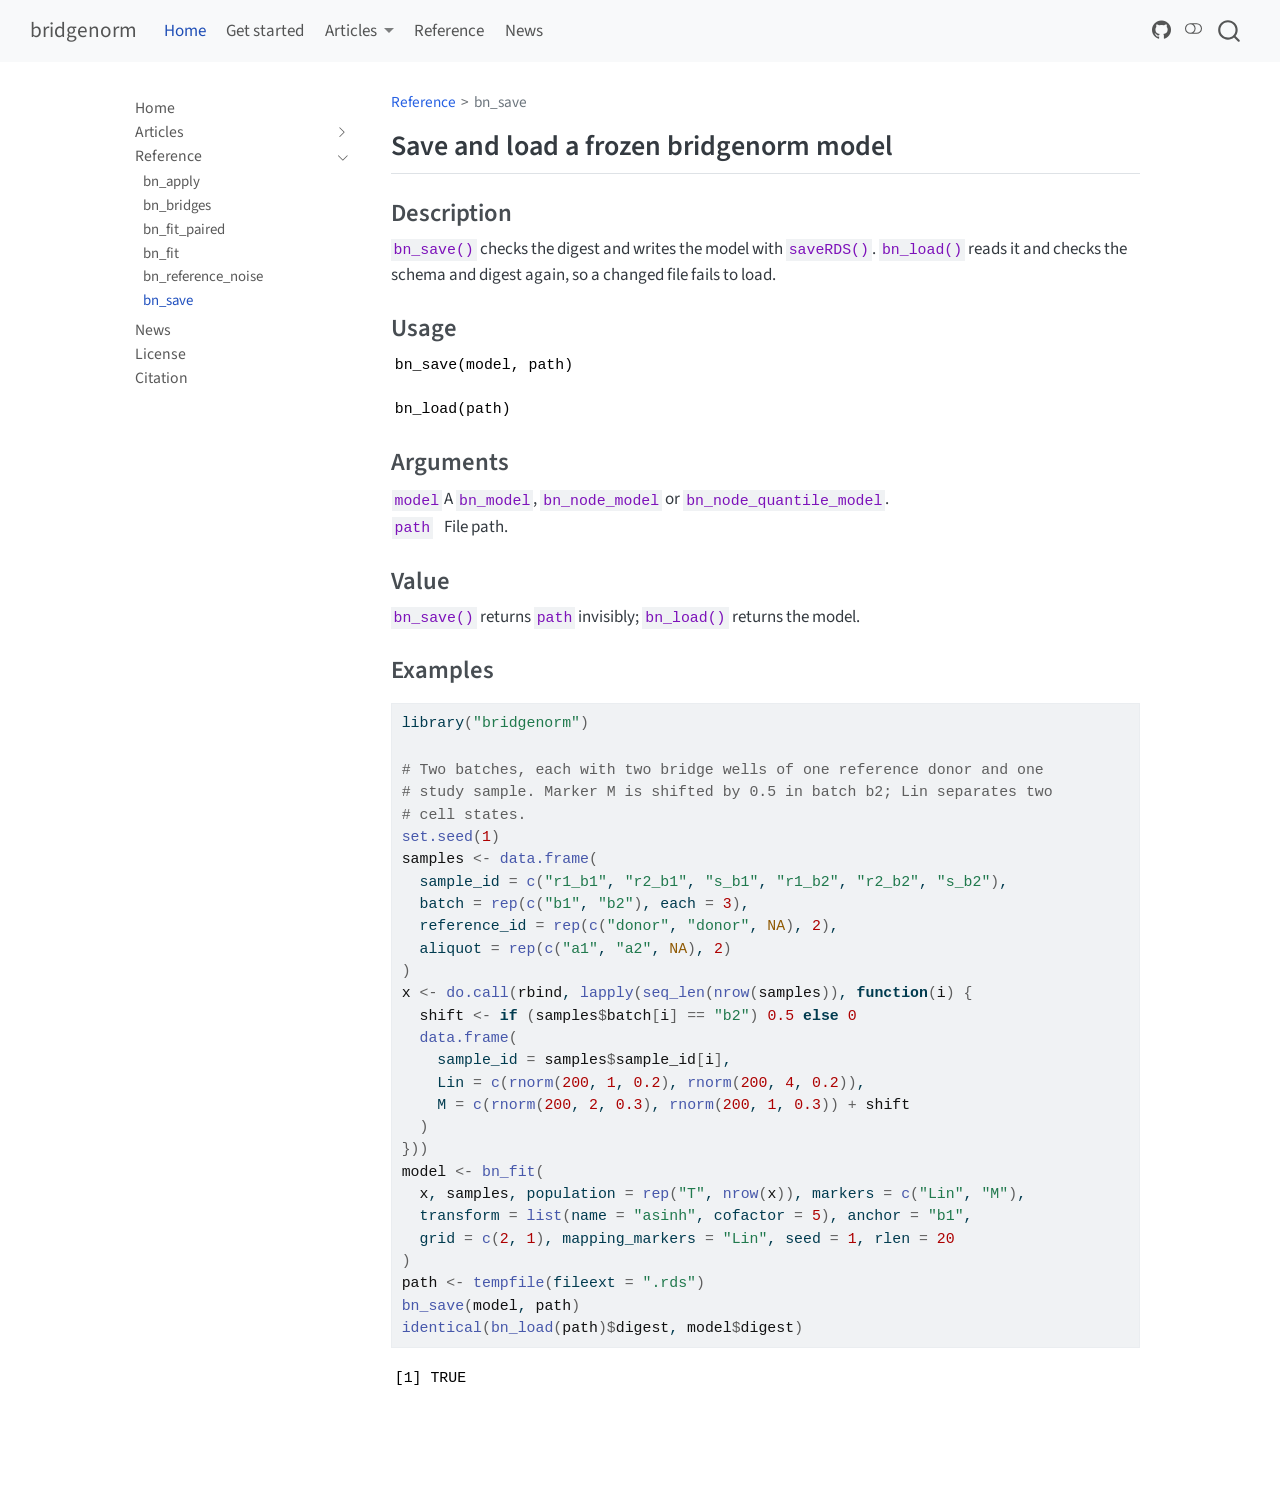
<file: man/bn_save.html>
<!DOCTYPE html>
<html xmlns="http://www.w3.org/1999/xhtml" lang="en" xml:lang="en"><head>
<meta http-equiv="Content-Type" content="text/html; charset=UTF-8">
<meta charset="utf-8">
<meta name="generator" content="quarto-1.10.19">
<meta name="viewport" content="width=device-width, initial-scale=1.0, user-scalable=yes">
<title>bn_save – bridgenorm</title>
<style>
/* Default styles provided by pandoc.
** See https://pandoc.org/MANUAL.html#variables-for-html for config info.
*/
span.smallcaps{font-variant: small-caps;}
div.columns{display: flex; gap: 1.5em;}
div.column{flex: auto;}
@media screen {
div.columns{gap: min(4vw, 1.5em);}
div.column{overflow-x: auto;}
}
div.hanging-indent{margin-left: 1.5em; text-indent: -1.5em;}
ul.task-list{list-style: none;}
ul.task-list li input[type="checkbox"] {
  width: 0.8em;
  margin: 0 0.8em 0.2em -1em; /* quarto-specific, see https://github.com/quarto-dev/quarto-cli/issues/4556 */ 
  vertical-align: middle;
}
/* CSS for syntax highlighting */
html { -webkit-text-size-adjust: 100%; }
pre > code.sourceCode { white-space: pre; position: relative; }
pre > code.sourceCode > span { display: inline-block; line-height: 1.25; }
pre > code.sourceCode > span:empty { height: 1.2em; }
.sourceCode { overflow: visible; }
code.sourceCode > span { color: inherit; text-decoration: inherit; }
div.sourceCode { margin: 1em 0; }
pre.sourceCode { margin: 0; }
@media screen {
div.sourceCode { overflow: auto; }
}
@media print {
pre > code.sourceCode { white-space: pre-wrap; }
pre > code.sourceCode > span { text-indent: -5em; padding-left: 5em; }
}
pre.numberSource code
  { counter-reset: source-line 0; }
pre.numberSource code > span
  { position: relative; left: -4em; counter-increment: source-line; }
pre.numberSource code > span > a:first-child::before
  { content: counter(source-line);
    position: relative; left: -1em; text-align: right; vertical-align: baseline;
    border: none; display: inline-block;
    -webkit-touch-callout: none; -webkit-user-select: none;
    -khtml-user-select: none; -moz-user-select: none;
    -ms-user-select: none; user-select: none;
    padding: 0 4px; width: 4em;
  }
pre.numberSource { margin-left: 3em;  padding-left: 4px; }
div.sourceCode
  {   }
@media screen {
pre > code.sourceCode > span > a:first-child::before { text-decoration: underline; }
}
</style>

<script src="../site_libs/quarto-nav/quarto-nav.js"></script>
<script src="../site_libs/quarto-nav/headroom.min.js"></script>
<script src="../site_libs/clipboard/clipboard.min.js"></script>
<script src="../site_libs/quarto-search/autocomplete.umd.js"></script>
<script src="../site_libs/quarto-search/fuse.min.js"></script>
<script src="../site_libs/quarto-search/quarto-search.js"></script>
<meta name="quarto:offset" content="../">
<script src="../site_libs/quarto-html/quarto.js" type="module"></script>
<script src="../site_libs/quarto-html/tabsets/tabsets.js" type="module"></script>
<script src="../site_libs/quarto-html/popper.min.js"></script>
<script src="../site_libs/quarto-html/tippy.umd.min.js"></script>
<script src="../site_libs/quarto-html/anchor.min.js"></script>
<link href="../site_libs/quarto-html/tippy.css" rel="stylesheet">
<link href="../site_libs/quarto-html/quarto-syntax-highlighting-bf27225e3a48a9273f3daa8f8e829971.css" rel="stylesheet" class="quarto-color-scheme" id="quarto-text-highlighting-styles">
<link href="../site_libs/quarto-html/quarto-syntax-highlighting-dark-b626d73c4c936ccc3cb08be7d45d1df6.css" rel="stylesheet" class="quarto-color-scheme quarto-color-alternate" id="quarto-text-highlighting-styles">
<link href="../site_libs/quarto-html/quarto-syntax-highlighting-bf27225e3a48a9273f3daa8f8e829971.css" rel="stylesheet" class="quarto-color-scheme-extra" id="quarto-text-highlighting-styles">
<script src="../site_libs/bootstrap/bootstrap.min.js"></script>
<link href="../site_libs/bootstrap/bootstrap-icons.css" rel="stylesheet">
<link href="../site_libs/bootstrap/bootstrap-cbf1fd589b2feeb3da8b94d52fd10830.min.css" rel="stylesheet" append-hash="true" class="quarto-color-scheme" id="quarto-bootstrap" data-mode="light">
<link href="../site_libs/bootstrap/bootstrap-dark-8394ba2926a69b74b325d882636bf2b7.min.css" rel="stylesheet" append-hash="true" class="quarto-color-scheme quarto-color-alternate" id="quarto-bootstrap" data-mode="dark">
<link href="../site_libs/bootstrap/bootstrap-cbf1fd589b2feeb3da8b94d52fd10830.min.css" rel="stylesheet" append-hash="true" class="quarto-color-scheme-extra" id="quarto-bootstrap" data-mode="light"><script id="quarto-search-options" type="application/json">{
  "location": "navbar",
  "copy-button": false,
  "collapse-after": 3,
  "panel-placement": "end",
  "type": "overlay",
  "limit": 50,
  "keyboard-shortcut": [
    "f",
    "/",
    "s"
  ],
  "show-item-context": false,
  "language": {
    "search-no-results-text": "No results",
    "search-matching-documents-text": "matching documents",
    "search-copy-link-title": "Copy link to search",
    "search-hide-matches-text": "Hide additional matches",
    "search-more-match-text": "more match in this document",
    "search-more-matches-text": "more matches in this document",
    "search-clear-button-title": "Clear",
    "search-text-placeholder": "",
    "search-detached-cancel-button-title": "Cancel",
    "search-submit-button-title": "Submit",
    "search-label": "Search"
  }
}</script>
</head>
<body class="nav-sidebar floating nav-fixed fullcontent quarto-light"><script id="quarto-html-before-body" type="application/javascript">
    const toggleBodyColorMode = (bsSheetEl) => {
      const mode = bsSheetEl.getAttribute("data-mode");
      const bodyEl = window.document.querySelector("body");
      if (mode === "dark") {
        bodyEl.classList.add("quarto-dark");
        bodyEl.classList.remove("quarto-light");
      } else {
        bodyEl.classList.add("quarto-light");
        bodyEl.classList.remove("quarto-dark");
      }
    }
    const toggleBodyColorPrimary = () => {
      const bsSheetEl = window.document.querySelector("link#quarto-bootstrap:not([rel=disabled-stylesheet])");
      if (bsSheetEl) {
        toggleBodyColorMode(bsSheetEl);
      }
    }
    const setColorSchemeToggle = (alternate) => {
      const toggles = window.document.querySelectorAll('.quarto-color-scheme-toggle');
      for (let i=0; i < toggles.length; i++) {
        const toggle = toggles[i];
        if (toggle) {
          if (alternate) {
            toggle.classList.add("alternate");
          } else {
            toggle.classList.remove("alternate");
          }
        }
      }
    };
    const toggleColorMode = (alternate) => {
      // Switch the stylesheets
      const primaryStylesheets = window.document.querySelectorAll('link.quarto-color-scheme:not(.quarto-color-alternate)');
      const alternateStylesheets = window.document.querySelectorAll('link.quarto-color-scheme.quarto-color-alternate');
      manageTransitions('#quarto-margin-sidebar .nav-link', false);
      if (alternate) {
        // note: dark is layered on light, we don't disable primary!
        enableStylesheet(alternateStylesheets);
        for (const sheetNode of alternateStylesheets) {
          if (sheetNode.id === "quarto-bootstrap") {
            toggleBodyColorMode(sheetNode);
          }
        }
      } else {
        disableStylesheet(alternateStylesheets);
        enableStylesheet(primaryStylesheets)
        toggleBodyColorPrimary();
      }
      manageTransitions('#quarto-margin-sidebar .nav-link', true);
      // Switch the toggles
      setColorSchemeToggle(alternate)
      // Hack to workaround the fact that safari doesn't
      // properly recolor the scrollbar when toggling (#1455)
      if (navigator.userAgent.indexOf('Safari') > 0 && navigator.userAgent.indexOf('Chrome') == -1) {
        manageTransitions("body", false);
        window.scrollTo(0, 1);
        setTimeout(() => {
          window.scrollTo(0, 0);
          manageTransitions("body", true);
        }, 40);
      }
    }
    const disableStylesheet = (stylesheets) => {
      for (let i=0; i < stylesheets.length; i++) {
        const stylesheet = stylesheets[i];
        stylesheet.rel = 'disabled-stylesheet';
      }
    }
    const enableStylesheet = (stylesheets) => {
      for (let i=0; i < stylesheets.length; i++) {
        const stylesheet = stylesheets[i];
        if(stylesheet.rel !== 'stylesheet') { // for Chrome, which will still FOUC without this check
          stylesheet.rel = 'stylesheet';
        }
      }
    }
    const manageTransitions = (selector, allowTransitions) => {
      const els = window.document.querySelectorAll(selector);
      for (let i=0; i < els.length; i++) {
        const el = els[i];
        if (allowTransitions) {
          el.classList.remove('notransition');
        } else {
          el.classList.add('notransition');
        }
      }
    }
    const isFileUrl = () => {
      return window.location.protocol === 'file:';
    }
    const hasAlternateSentinel = () => {
      let styleSentinel = getColorSchemeSentinel();
      if (styleSentinel !== null) {
        return styleSentinel === "alternate";
      } else {
        return false;
      }
    }
    const setStyleSentinel = (alternate) => {
      const value = alternate ? "alternate" : "default";
      if (!isFileUrl()) {
        window.localStorage.setItem("quarto-color-scheme", value);
      } else {
        localAlternateSentinel = value;
      }
    }
    const getColorSchemeSentinel = () => {
      if (!isFileUrl()) {
        const storageValue = window.localStorage.getItem("quarto-color-scheme");
        return storageValue != null ? storageValue : localAlternateSentinel;
      } else {
        return localAlternateSentinel;
      }
    }
    const toggleGiscusIfUsed = (isAlternate, darkModeDefault) => {
      const baseTheme = document.querySelector('#giscus-base-theme')?.value ?? 'light';
      const alternateTheme = document.querySelector('#giscus-alt-theme')?.value ?? 'dark';
      let newTheme = '';
      if(authorPrefersDark) {
        newTheme = isAlternate ? baseTheme : alternateTheme;
      } else {
        newTheme = isAlternate ? alternateTheme : baseTheme;
      }
      const changeGiscusTheme = () => {
        // From: https://github.com/giscus/giscus/issues/336
        const sendMessage = (message) => {
          const iframe = document.querySelector('iframe.giscus-frame');
          if (!iframe) return;
          iframe.contentWindow.postMessage({ giscus: message }, 'https://giscus.app');
        }
        sendMessage({
          setConfig: {
            theme: newTheme
          }
        });
      }
      const isGiscussLoaded = window.document.querySelector('iframe.giscus-frame') !== null;
      if (isGiscussLoaded) {
        changeGiscusTheme();
      }
    };
    const authorPrefersDark = false;
    const darkModeDefault = authorPrefersDark;
      document.querySelector('link#quarto-text-highlighting-styles.quarto-color-scheme-extra').rel = 'disabled-stylesheet';
      document.querySelector('link#quarto-bootstrap.quarto-color-scheme-extra').rel = 'disabled-stylesheet';
    let localAlternateSentinel = darkModeDefault ? 'alternate' : 'default';
    // Dark / light mode switch
    window.quartoToggleColorScheme = () => {
      // Read the current dark / light value
      let toAlternate = !hasAlternateSentinel();
      toggleColorMode(toAlternate);
      setStyleSentinel(toAlternate);
      toggleGiscusIfUsed(toAlternate, darkModeDefault);
      window.dispatchEvent(new Event('resize'));
    };
    // Switch to dark mode if need be
    if (hasAlternateSentinel()) {
      toggleColorMode(true);
    } else {
      toggleColorMode(false);
    }
  </script>

<div id="quarto-search-results"></div>
  <header id="quarto-header" class="headroom fixed-top"><nav class="navbar navbar-expand-lg " data-bs-theme="dark"><div class="navbar-container container-fluid">
      <div class="navbar-brand-container mx-auto">
    <a class="navbar-brand" href="../index.html">
    <span class="navbar-title">bridgenorm</span>
    </a>
  </div>
            <div id="quarto-search" class="" title="Search"></div>
          <button class="navbar-toggler" type="button" data-bs-toggle="collapse" data-bs-target="#navbarCollapse" aria-controls="navbarCollapse" role="menu" aria-expanded="false" aria-label="Toggle navigation" onclick="if (window.quartoToggleHeadroom) { window.quartoToggleHeadroom(); }">
  <span class="navbar-toggler-icon"></span>
</button>
          <div class="collapse navbar-collapse" id="navbarCollapse">
            <ul class="navbar-nav navbar-nav-scroll me-auto">
<li class="nav-item">
    <a class="nav-link active" href="../index.html" aria-current="page"> 
<span class="menu-text">Home</span></a>
  </li>  
  <li class="nav-item">
    <a class="nav-link" href="../vignettes/bridgenorm.html"> 
<span class="menu-text">Get started</span></a>
  </li>  
  <li class="nav-item dropdown ">
    <a class="nav-link dropdown-toggle" href="#" id="nav-menu-articles" role="link" data-bs-toggle="dropdown" aria-expanded="false">
 <span class="menu-text">Articles</span>
    </a>
    <ul class="dropdown-menu" aria-labelledby="nav-menu-articles">
<li>
    <a class="dropdown-item" href="../vignettes/bridgenorm.html">
 <span class="dropdown-text">Use case 1: Correct batches with bridge samples</span></a>
  </li>  
        <li>
    <a class="dropdown-item" href="../vignettes/goal-distribution.html">
 <span class="dropdown-text">Use case 2: Normalize toward a goal distribution</span></a>
  </li>  
        <li>
    <a class="dropdown-item" href="../vignettes/frozen-model.html">
 <span class="dropdown-text">Use case 3: Correct later batches with a frozen model</span></a>
  </li>  
        <li>
    <a class="dropdown-item" href="../vignettes/compare.html">
 <span class="dropdown-text">Compare with CytoNorm and cyCombine</span></a>
  </li>  
    </ul>
</li>
  <li class="nav-item">
    <a class="nav-link" href="../man/bn_fit.html"> 
<span class="menu-text">Reference</span></a>
  </li>  
  <li class="nav-item">
    <a class="nav-link" href="../NEWS.html"> 
<span class="menu-text">News</span></a>
  </li>  
</ul>
<ul class="navbar-nav navbar-nav-scroll ms-auto">
<li class="nav-item compact">
    <a class="nav-link" href="https://github.com/mdmanurung/bridgenorm"> <i class="bi bi-github" role="img" aria-label="bridgenorm GitHub">
</i> 
<span class="menu-text"></span></a>
  </li>  
</ul>
</div> <!-- /navcollapse -->
            <div class="quarto-navbar-tools">
  <a href="" class="quarto-color-scheme-toggle quarto-navigation-tool  px-1" onclick="window.quartoToggleColorScheme(); return false;" title="Toggle dark mode"><i class="bi"></i></a>
</div>
      </div> <!-- /container-fluid -->
    </nav><nav class="quarto-secondary-nav"><div class="container-fluid d-flex">
      <button type="button" class="quarto-btn-toggle btn" data-bs-toggle="collapse" role="button" data-bs-target=".quarto-sidebar-collapse-item" aria-controls="quarto-sidebar" aria-expanded="false" aria-label="Toggle sidebar navigation" onclick="if (window.quartoToggleHeadroom) { window.quartoToggleHeadroom(); }">
        <i class="bi bi-layout-text-sidebar-reverse"></i>
      </button>
        <nav class="quarto-page-breadcrumbs" aria-label="breadcrumb"><ol class="breadcrumb"><li class="breadcrumb-item"><a href="../man/bn_apply.html">Reference</a></li><li class="breadcrumb-item"><a href="../man/bn_save.html">bn_save</a></li></ol></nav>
        <a class="flex-grow-1" role="navigation" data-bs-toggle="collapse" data-bs-target=".quarto-sidebar-collapse-item" aria-controls="quarto-sidebar" aria-expanded="false" aria-label="Toggle sidebar navigation" onclick="if (window.quartoToggleHeadroom) { window.quartoToggleHeadroom(); }">      
        </a>
    </div>
  </nav></header><!-- content --><div id="quarto-content" class="quarto-container page-columns page-rows-contents page-layout-article page-navbar">
<!-- sidebar -->
  <nav id="quarto-sidebar" class="sidebar collapse collapse-horizontal quarto-sidebar-collapse-item sidebar-navigation floating overflow-auto"><div class="sidebar-menu-container"> 
    <ul class="list-unstyled mt-1">
<li class="sidebar-item">
  <div class="sidebar-item-container"> 
  <a href="../index.html" class="sidebar-item-text sidebar-link">
 <span class="menu-text">Home</span></a>
  </div>
</li>
        <li class="sidebar-item sidebar-item-section">
      <div class="sidebar-item-container"> 
            <a class="sidebar-item-text sidebar-link text-start collapsed" data-bs-toggle="collapse" data-bs-target="#quarto-sidebar-section-1" role="navigation" aria-expanded="false">
 <span class="menu-text">Articles</span></a>
          <a class="sidebar-item-toggle text-start collapsed" data-bs-toggle="collapse" data-bs-target="#quarto-sidebar-section-1" role="navigation" aria-expanded="false" aria-label="Toggle section">
            <i class="bi bi-chevron-right ms-2"></i>
          </a> 
      </div>
      <ul id="quarto-sidebar-section-1" class="collapse list-unstyled sidebar-section depth1 ">
<li class="sidebar-item">
  <div class="sidebar-item-container"> 
  <a href="../vignettes/bridgenorm.html" class="sidebar-item-text sidebar-link">
 <span class="menu-text">Use case 1: Correct batches with bridge samples</span></a>
  </div>
</li>
          <li class="sidebar-item">
  <div class="sidebar-item-container"> 
  <a href="../vignettes/compare.html" class="sidebar-item-text sidebar-link">
 <span class="menu-text">Compare with CytoNorm and cyCombine on simulated data</span></a>
  </div>
</li>
          <li class="sidebar-item">
  <div class="sidebar-item-container"> 
  <a href="../vignettes/frozen-model.html" class="sidebar-item-text sidebar-link">
 <span class="menu-text">Use case 3: Correct later batches with a frozen model</span></a>
  </div>
</li>
          <li class="sidebar-item">
  <div class="sidebar-item-container"> 
  <a href="../vignettes/goal-distribution.html" class="sidebar-item-text sidebar-link">
 <span class="menu-text">Use case 2: Normalize toward a goal distribution</span></a>
  </div>
</li>
      </ul>
</li>
        <li class="sidebar-item sidebar-item-section">
      <div class="sidebar-item-container"> 
            <a class="sidebar-item-text sidebar-link text-start" data-bs-toggle="collapse" data-bs-target="#quarto-sidebar-section-2" role="navigation" aria-expanded="true">
 <span class="menu-text">Reference</span></a>
          <a class="sidebar-item-toggle text-start" data-bs-toggle="collapse" data-bs-target="#quarto-sidebar-section-2" role="navigation" aria-expanded="true" aria-label="Toggle section">
            <i class="bi bi-chevron-right ms-2"></i>
          </a> 
      </div>
      <ul id="quarto-sidebar-section-2" class="collapse list-unstyled sidebar-section depth1 show">
<li class="sidebar-item">
  <div class="sidebar-item-container"> 
  <a href="../man/bn_apply.html" class="sidebar-item-text sidebar-link">
 <span class="menu-text">bn_apply</span></a>
  </div>
</li>
          <li class="sidebar-item">
  <div class="sidebar-item-container"> 
  <a href="../man/bn_bridges.html" class="sidebar-item-text sidebar-link">
 <span class="menu-text">bn_bridges</span></a>
  </div>
</li>
          <li class="sidebar-item">
  <div class="sidebar-item-container"> 
  <a href="../man/bn_fit_paired.html" class="sidebar-item-text sidebar-link">
 <span class="menu-text">bn_fit_paired</span></a>
  </div>
</li>
          <li class="sidebar-item">
  <div class="sidebar-item-container"> 
  <a href="../man/bn_fit.html" class="sidebar-item-text sidebar-link">
 <span class="menu-text">bn_fit</span></a>
  </div>
</li>
          <li class="sidebar-item">
  <div class="sidebar-item-container"> 
  <a href="../man/bn_reference_noise.html" class="sidebar-item-text sidebar-link">
 <span class="menu-text">bn_reference_noise</span></a>
  </div>
</li>
          <li class="sidebar-item">
  <div class="sidebar-item-container"> 
  <a href="../man/bn_save.html" class="sidebar-item-text sidebar-link active">
 <span class="menu-text">bn_save</span></a>
  </div>
</li>
      </ul>
</li>
        <li class="sidebar-item">
  <div class="sidebar-item-container"> 
  <a href="../NEWS.html" class="sidebar-item-text sidebar-link">
 <span class="menu-text">News</span></a>
  </div>
</li>
        <li class="sidebar-item">
  <div class="sidebar-item-container"> 
  <a href="../LICENSE.html" class="sidebar-item-text sidebar-link">
 <span class="menu-text">License</span></a>
  </div>
</li>
        <li class="sidebar-item">
  <div class="sidebar-item-container"> 
  <a href="../CITATION.html" class="sidebar-item-text sidebar-link">
 <span class="menu-text">Citation</span></a>
  </div>
</li>
    </ul>
</div>
</nav><div id="quarto-sidebar-glass" class="quarto-sidebar-collapse-item" data-bs-toggle="collapse" data-bs-target=".quarto-sidebar-collapse-item"></div>
<!-- margin-sidebar -->
    
<!-- main -->
<main class="content" id="quarto-document-content"><header id="title-block-header" class="quarto-title-block"><nav class="quarto-page-breadcrumbs quarto-title-breadcrumbs d-none d-lg-block" aria-label="breadcrumb"><ol class="breadcrumb"><li class="breadcrumb-item"><a href="../man/bn_apply.html">Reference</a></li><li class="breadcrumb-item"><a href="../man/bn_save.html">bn_save</a></li></ol></nav></header><section id="save-and-load-a-frozen-bridgenorm-model" class="level2 unnumbered"><h2 class="unnumbered anchored" data-anchor-id="save-and-load-a-frozen-bridgenorm-model">Save and load a frozen bridgenorm model</h2>
<section id="description" class="level3"><h3 class="anchored" data-anchor-id="description">Description</h3>
<p><code><a href="https://mdmanurung.github.io/bridgenorm/man/bn_save.html">bn_save()</a></code> checks the digest and writes the model with <code><a href="https://rdrr.io/r/base/readRDS.html">saveRDS()</a></code>. <code><a href="https://mdmanurung.github.io/bridgenorm/man/bn_save.html">bn_load()</a></code> reads it and checks the schema and digest again, so a changed file fails to load.</p>
</section><section id="usage" class="level3"><h3 class="anchored" data-anchor-id="usage">Usage</h3>
<pre><code class="language-R">bn_save(model, path)

bn_load(path)
</code></pre>
</section><section id="arguments" class="level3"><h3 class="anchored" data-anchor-id="arguments">Arguments</h3>
<table role="presentation">
<tbody><tr>
<td style="white-space: collapse; font-family: monospace; vertical-align: top">
<code id="model">model</code>
</td>
<td>
A <code>bn_model</code>, <code>bn_node_model</code> or <code>bn_node_quantile_model</code>.
</td>
</tr>
<tr>
<td style="white-space: collapse; font-family: monospace; vertical-align: top">
<code id="path">path</code>
</td>
<td>
File path.
</td>
</tr>
</tbody></table></section><section id="value" class="level3"><h3 class="anchored" data-anchor-id="value">Value</h3>
<p><code><a href="https://mdmanurung.github.io/bridgenorm/man/bn_save.html">bn_save()</a></code> returns <code>path</code> invisibly; <code><a href="https://mdmanurung.github.io/bridgenorm/man/bn_save.html">bn_load()</a></code> returns the model.</p>
</section><section id="examples" class="level3"><h3 class="anchored" data-anchor-id="examples">Examples</h3>
<div class="cell">
<div class="code-copy-outer-scaffold"><div class="sourceCode" id="cb1"><pre class="downlit sourceCode r code-with-copy"><code class="sourceCode R"><span><span class="kw"><a href="https://rdrr.io/r/base/library.html">library</a></span><span class="op">(</span><span class="st"><a href="https://mdmanurung.github.io/bridgenorm/">"bridgenorm"</a></span><span class="op">)</span></span>
<span></span>
<span><span class="co"># Two batches, each with two bridge wells of one reference donor and one</span></span>
<span><span class="co"># study sample. Marker M is shifted by 0.5 in batch b2; Lin separates two</span></span>
<span><span class="co"># cell states.</span></span>
<span><span class="fu"><a href="https://rdrr.io/r/base/Random.html">set.seed</a></span><span class="op">(</span><span class="fl">1</span><span class="op">)</span></span>
<span><span class="va">samples</span> <span class="op">&lt;-</span> <span class="fu"><a href="https://rdrr.io/r/base/data.frame.html">data.frame</a></span><span class="op">(</span></span>
<span>  sample_id <span class="op">=</span> <span class="fu"><a href="https://rdrr.io/r/base/c.html">c</a></span><span class="op">(</span><span class="st">"r1_b1"</span>, <span class="st">"r2_b1"</span>, <span class="st">"s_b1"</span>, <span class="st">"r1_b2"</span>, <span class="st">"r2_b2"</span>, <span class="st">"s_b2"</span><span class="op">)</span>,</span>
<span>  batch <span class="op">=</span> <span class="fu"><a href="https://rdrr.io/r/base/rep.html">rep</a></span><span class="op">(</span><span class="fu"><a href="https://rdrr.io/r/base/c.html">c</a></span><span class="op">(</span><span class="st">"b1"</span>, <span class="st">"b2"</span><span class="op">)</span>, each <span class="op">=</span> <span class="fl">3</span><span class="op">)</span>,</span>
<span>  reference_id <span class="op">=</span> <span class="fu"><a href="https://rdrr.io/r/base/rep.html">rep</a></span><span class="op">(</span><span class="fu"><a href="https://rdrr.io/r/base/c.html">c</a></span><span class="op">(</span><span class="st">"donor"</span>, <span class="st">"donor"</span>, <span class="cn">NA</span><span class="op">)</span>, <span class="fl">2</span><span class="op">)</span>,</span>
<span>  aliquot <span class="op">=</span> <span class="fu"><a href="https://rdrr.io/r/base/rep.html">rep</a></span><span class="op">(</span><span class="fu"><a href="https://rdrr.io/r/base/c.html">c</a></span><span class="op">(</span><span class="st">"a1"</span>, <span class="st">"a2"</span>, <span class="cn">NA</span><span class="op">)</span>, <span class="fl">2</span><span class="op">)</span></span>
<span><span class="op">)</span></span>
<span><span class="va">x</span> <span class="op">&lt;-</span> <span class="fu"><a href="https://rdrr.io/r/base/do.call.html">do.call</a></span><span class="op">(</span><span class="va">rbind</span>, <span class="fu"><a href="https://rdrr.io/r/base/lapply.html">lapply</a></span><span class="op">(</span><span class="fu"><a href="https://rdrr.io/r/base/seq.html">seq_len</a></span><span class="op">(</span><span class="fu"><a href="https://rdrr.io/r/base/nrow.html">nrow</a></span><span class="op">(</span><span class="va">samples</span><span class="op">)</span><span class="op">)</span>, <span class="kw">function</span><span class="op">(</span><span class="va">i</span><span class="op">)</span> <span class="op">{</span></span>
<span>  <span class="va">shift</span> <span class="op">&lt;-</span> <span class="kw">if</span> <span class="op">(</span><span class="va">samples</span><span class="op">$</span><span class="va">batch</span><span class="op">[</span><span class="va">i</span><span class="op">]</span> <span class="op">==</span> <span class="st">"b2"</span><span class="op">)</span> <span class="fl">0.5</span> <span class="kw">else</span> <span class="fl">0</span></span>
<span>  <span class="fu"><a href="https://rdrr.io/r/base/data.frame.html">data.frame</a></span><span class="op">(</span></span>
<span>    sample_id <span class="op">=</span> <span class="va">samples</span><span class="op">$</span><span class="va">sample_id</span><span class="op">[</span><span class="va">i</span><span class="op">]</span>,</span>
<span>    Lin <span class="op">=</span> <span class="fu"><a href="https://rdrr.io/r/base/c.html">c</a></span><span class="op">(</span><span class="fu"><a href="https://rdrr.io/r/stats/Normal.html">rnorm</a></span><span class="op">(</span><span class="fl">200</span>, <span class="fl">1</span>, <span class="fl">0.2</span><span class="op">)</span>, <span class="fu"><a href="https://rdrr.io/r/stats/Normal.html">rnorm</a></span><span class="op">(</span><span class="fl">200</span>, <span class="fl">4</span>, <span class="fl">0.2</span><span class="op">)</span><span class="op">)</span>,</span>
<span>    M <span class="op">=</span> <span class="fu"><a href="https://rdrr.io/r/base/c.html">c</a></span><span class="op">(</span><span class="fu"><a href="https://rdrr.io/r/stats/Normal.html">rnorm</a></span><span class="op">(</span><span class="fl">200</span>, <span class="fl">2</span>, <span class="fl">0.3</span><span class="op">)</span>, <span class="fu"><a href="https://rdrr.io/r/stats/Normal.html">rnorm</a></span><span class="op">(</span><span class="fl">200</span>, <span class="fl">1</span>, <span class="fl">0.3</span><span class="op">)</span><span class="op">)</span> <span class="op">+</span> <span class="va">shift</span></span>
<span>  <span class="op">)</span></span>
<span><span class="op">}</span><span class="op">)</span><span class="op">)</span></span>
<span><span class="va">model</span> <span class="op">&lt;-</span> <span class="fu"><a href="https://mdmanurung.github.io/bridgenorm/man/bn_fit.html">bn_fit</a></span><span class="op">(</span></span>
<span>  <span class="va">x</span>, <span class="va">samples</span>, population <span class="op">=</span> <span class="fu"><a href="https://rdrr.io/r/base/rep.html">rep</a></span><span class="op">(</span><span class="st">"T"</span>, <span class="fu"><a href="https://rdrr.io/r/base/nrow.html">nrow</a></span><span class="op">(</span><span class="va">x</span><span class="op">)</span><span class="op">)</span>, markers <span class="op">=</span> <span class="fu"><a href="https://rdrr.io/r/base/c.html">c</a></span><span class="op">(</span><span class="st">"Lin"</span>, <span class="st">"M"</span><span class="op">)</span>,</span>
<span>  transform <span class="op">=</span> <span class="fu"><a href="https://rdrr.io/r/base/list.html">list</a></span><span class="op">(</span>name <span class="op">=</span> <span class="st">"asinh"</span>, cofactor <span class="op">=</span> <span class="fl">5</span><span class="op">)</span>, anchor <span class="op">=</span> <span class="st">"b1"</span>,</span>
<span>  grid <span class="op">=</span> <span class="fu"><a href="https://rdrr.io/r/base/c.html">c</a></span><span class="op">(</span><span class="fl">2</span>, <span class="fl">1</span><span class="op">)</span>, mapping_markers <span class="op">=</span> <span class="st">"Lin"</span>, seed <span class="op">=</span> <span class="fl">1</span>, rlen <span class="op">=</span> <span class="fl">20</span></span>
<span><span class="op">)</span></span>
<span><span class="va">path</span> <span class="op">&lt;-</span> <span class="fu"><a href="https://rdrr.io/r/base/tempfile.html">tempfile</a></span><span class="op">(</span>fileext <span class="op">=</span> <span class="st">".rds"</span><span class="op">)</span></span>
<span><span class="fu"><a href="https://mdmanurung.github.io/bridgenorm/man/bn_save.html">bn_save</a></span><span class="op">(</span><span class="va">model</span>, <span class="va">path</span><span class="op">)</span></span>
<span><span class="fu"><a href="https://rdrr.io/r/base/identical.html">identical</a></span><span class="op">(</span><span class="fu"><a href="https://mdmanurung.github.io/bridgenorm/man/bn_save.html">bn_load</a></span><span class="op">(</span><span class="va">path</span><span class="op">)</span><span class="op">$</span><span class="va">digest</span>, <span class="va">model</span><span class="op">$</span><span class="va">digest</span><span class="op">)</span></span></code></pre></div><button title="Copy to Clipboard" class="code-copy-button"><i class="bi"></i></button></div>
<div class="cell-output cell-output-stdout">
<pre><code>[1] TRUE</code></pre>
</div>
</div>


</section></section></main><!-- /main --><script id="quarto-html-after-body" type="application/javascript">
  window.document.addEventListener("DOMContentLoaded", function (event) {
    // Ensure there is a toggle, if there isn't float one in the top right
    if (window.document.querySelector('.quarto-color-scheme-toggle') === null) {
      const a = window.document.createElement('a');
      a.classList.add('top-right');
      a.classList.add('quarto-color-scheme-toggle');
      a.href = "";
      a.onclick = function() { try { window.quartoToggleColorScheme(); } catch {} return false; };
      const i = window.document.createElement("i");
      i.classList.add('bi');
      a.appendChild(i);
      window.document.body.appendChild(a);
    }
    setColorSchemeToggle(hasAlternateSentinel())
    const icon = "";
    const anchorJS = new window.AnchorJS();
    anchorJS.options = {
      placement: 'right',
      icon: icon
    };
    anchorJS.add('.anchored');
    const isCodeAnnotation = (el) => {
      for (const clz of el.classList) {
        if (clz.startsWith('code-annotation-')) {                     
          return true;
        }
      }
      return false;
    }
    const onCopySuccess = function(e) {
      // button target
      const button = e.trigger;
      // don't keep focus
      button.blur();
      // flash "checked"
      button.classList.add('code-copy-button-checked');
      var currentTitle = button.getAttribute("title");
      button.setAttribute("title", "Copied!");
      let tooltip;
      if (window.bootstrap) {
        button.setAttribute("data-bs-toggle", "tooltip");
        button.setAttribute("data-bs-placement", "left");
        button.setAttribute("data-bs-title", "Copied!");
        tooltip = new bootstrap.Tooltip(button, 
          { trigger: "manual", 
            customClass: "code-copy-button-tooltip",
            offset: [0, -8]});
        tooltip.show();    
      }
      setTimeout(function() {
        if (tooltip) {
          tooltip.hide();
          button.removeAttribute("data-bs-title");
          button.removeAttribute("data-bs-toggle");
          button.removeAttribute("data-bs-placement");
        }
        button.setAttribute("title", currentTitle);
        button.classList.remove('code-copy-button-checked');
      }, 1000);
      // clear code selection
      e.clearSelection();
    }
    const getTextToCopy = function(trigger) {
      const outerScaffold = trigger.parentElement.cloneNode(true);
      const codeEl = outerScaffold.querySelector('code');
      for (const childEl of codeEl.children) {
        if (isCodeAnnotation(childEl)) {
          childEl.remove();
        }
      }
      return codeEl.innerText;
    }
    const clipboard = new window.ClipboardJS('.code-copy-button:not([data-in-quarto-modal])', {
      text: getTextToCopy
    });
    clipboard.on('success', onCopySuccess);
    if (window.document.getElementById('quarto-embedded-source-code-modal')) {
      const clipboardModal = new window.ClipboardJS('.code-copy-button[data-in-quarto-modal]', {
        text: getTextToCopy,
        container: window.document.getElementById('quarto-embedded-source-code-modal')
      });
      clipboardModal.on('success', onCopySuccess);
    }
      var localhostRegex = new RegExp(/^(?:http|https):\/\/localhost\:?[0-9]*\//);
      var mailtoRegex = new RegExp(/^mailto:/);
        var filterRegex = new RegExp("https:\/\/mdmanurung\.github\.io\/bridgenorm\/");
      var isInternal = (href) => {
          return filterRegex.test(href) || localhostRegex.test(href) || mailtoRegex.test(href);
      }
      // Inspect non-navigation links and adorn them if external
     var links = window.document.querySelectorAll('a[href]:not(.nav-link):not(.navbar-brand):not(.toc-action):not(.sidebar-link):not(.sidebar-item-toggle):not(.pagination-link):not(.no-external):not([aria-hidden]):not(.dropdown-item):not(.quarto-navigation-tool):not(.about-link)');
      for (var i=0; i<links.length; i++) {
        const link = links[i];
        if (!isInternal(link.href)) {
          // undo the damage that might have been done by quarto-nav.js in the case of
          // links that we want to consider external
          if (link.dataset.originalHref !== undefined) {
            link.href = link.dataset.originalHref;
          }
        }
      }
    function tippyHover(el, contentFn, onTriggerFn, onUntriggerFn) {
      const config = {
        allowHTML: true,
        maxWidth: 500,
        delay: 100,
        arrow: false,
        appendTo: function(el) {
            return el.parentElement;
        },
        interactive: true,
        interactiveBorder: 10,
        theme: 'quarto',
        placement: 'bottom-start',
      };
      if (contentFn) {
        config.content = contentFn;
      }
      if (onTriggerFn) {
        config.onTrigger = onTriggerFn;
      }
      if (onUntriggerFn) {
        config.onUntrigger = onUntriggerFn;
      }
      window.tippy(el, config); 
    }
    const noterefs = window.document.querySelectorAll('a[role="doc-noteref"]');
    for (var i=0; i<noterefs.length; i++) {
      const ref = noterefs[i];
      tippyHover(ref, function() {
        // use id or data attribute instead here
        let href = ref.getAttribute('data-footnote-href') || ref.getAttribute('href');
        try { href = new URL(href).hash; } catch {}
        const id = href.replace(/^#\/?/, "");
        const note = window.document.getElementById(id);
        if (note) {
          return note.innerHTML;
        } else {
          return "";
        }
      });
    }
    const xrefs = window.document.querySelectorAll('a.quarto-xref');
    const processXRef = (id, note) => {
      // Strip column container classes
      const stripColumnClz = (el) => {
        el.classList.remove("page-full", "page-columns");
        if (el.children) {
          for (const child of el.children) {
            stripColumnClz(child);
          }
        }
      }
      stripColumnClz(note)
      if (id === null || id.startsWith('sec-')) {
        // Special case sections, only their first couple elements
        const container = document.createElement("div");
        if (note.children && note.children.length > 2) {
          container.appendChild(note.children[0].cloneNode(true));
          for (let i = 1; i < note.children.length; i++) {
            const child = note.children[i];
            if (child.tagName === "P" && child.innerText === "") {
              continue;
            } else {
              container.appendChild(child.cloneNode(true));
              break;
            }
          }
          if (window.Quarto?.typesetMath) {
            window.Quarto.typesetMath(container);
          }
          return container.innerHTML
        } else {
          if (window.Quarto?.typesetMath) {
            window.Quarto.typesetMath(note);
          }
          return note.innerHTML;
        }
      } else {
        // Remove any anchor links if they are present
        const anchorLink = note.querySelector('a.anchorjs-link');
        if (anchorLink) {
          anchorLink.remove();
        }
        if (window.Quarto?.typesetMath) {
          window.Quarto.typesetMath(note);
        }
        if (note.classList.contains("callout")) {
          return note.outerHTML;
        } else {
          return note.innerHTML;
        }
      }
    }
    for (var i=0; i<xrefs.length; i++) {
      const xref = xrefs[i];
      tippyHover(xref, undefined, function(instance) {
        instance.disable();
        let url = xref.getAttribute('href');
        let hash = undefined; 
        if (url.startsWith('#')) {
          hash = url;
        } else {
          try { hash = new URL(url).hash; } catch {}
        }
        if (hash) {
          const id = hash.replace(/^#\/?/, "");
          const note = window.document.getElementById(id);
          if (note !== null) {
            try {
              const html = processXRef(id, note.cloneNode(true));
              instance.setContent(html);
            } finally {
              instance.enable();
              instance.show();
            }
          } else {
            // See if we can fetch this
            fetch(url.split('#')[0])
            .then(res => res.text())
            .then(html => {
              const parser = new DOMParser();
              const htmlDoc = parser.parseFromString(html, "text/html");
              const note = htmlDoc.getElementById(id);
              if (note !== null) {
                const html = processXRef(id, note);
                instance.setContent(html);
              } 
            }).finally(() => {
              instance.enable();
              instance.show();
            });
          }
        } else {
          // See if we can fetch a full url (with no hash to target)
          // This is a special case and we should probably do some content thinning / targeting
          fetch(url)
          .then(res => res.text())
          .then(html => {
            const parser = new DOMParser();
            const htmlDoc = parser.parseFromString(html, "text/html");
            const note = htmlDoc.querySelector('main.content');
            if (note !== null) {
              // This should only happen for chapter cross references
              // (since there is no id in the URL)
              // remove the first header
              if (note.children.length > 0 && note.children[0].tagName === "HEADER") {
                note.children[0].remove();
              }
              const html = processXRef(null, note);
              instance.setContent(html);
            } 
          }).finally(() => {
            instance.enable();
            instance.show();
          });
        }
      }, function(instance) {
      });
    }
        let selectedAnnoteEl;
        const selectorForAnnotation = ( cell, annotation) => {
          let cellAttr = 'data-code-cell="' + cell + '"';
          let lineAttr = 'data-code-annotation="' +  annotation + '"';
          const selector = 'span[' + cellAttr + '][' + lineAttr + ']';
          return selector;
        }
        const selectCodeLines = (annoteEl) => {
          const doc = window.document;
          const targetCell = annoteEl.getAttribute("data-target-cell");
          const targetAnnotation = annoteEl.getAttribute("data-target-annotation");
          const annoteSpan = window.document.querySelector(selectorForAnnotation(targetCell, targetAnnotation));
          const lines = annoteSpan.getAttribute("data-code-lines").split(",");
          const lineIds = lines.map((line) => {
            return targetCell + "-" + line;
          })
          let top = null;
          let height = null;
          let parent = null;
          if (lineIds.length > 0) {
              //compute the position of the single el (top and bottom and make a div)
              const el = window.document.getElementById(lineIds[0]);
              top = el.offsetTop;
              height = el.offsetHeight;
              parent = el.parentElement.parentElement;
            if (lineIds.length > 1) {
              const lastEl = window.document.getElementById(lineIds[lineIds.length - 1]);
              const bottom = lastEl.offsetTop + lastEl.offsetHeight;
              height = bottom - top;
            }
            if (top !== null && height !== null && parent !== null) {
              // cook up a div (if necessary) and position it 
              let div = window.document.getElementById("code-annotation-line-highlight");
              if (div === null) {
                div = window.document.createElement("div");
                div.setAttribute("id", "code-annotation-line-highlight");
                div.style.position = 'absolute';
                parent.appendChild(div);
              }
              div.style.top = top - 2 + "px";
              div.style.height = height + 4 + "px";
              div.style.left = 0;
              let gutterDiv = window.document.getElementById("code-annotation-line-highlight-gutter");
              if (gutterDiv === null) {
                gutterDiv = window.document.createElement("div");
                gutterDiv.setAttribute("id", "code-annotation-line-highlight-gutter");
                gutterDiv.style.position = 'absolute';
                const codeCell = window.document.getElementById(targetCell);
                const gutter = codeCell.querySelector('.code-annotation-gutter');
                gutter.appendChild(gutterDiv);
              }
              gutterDiv.style.top = top - 2 + "px";
              gutterDiv.style.height = height + 4 + "px";
            }
            selectedAnnoteEl = annoteEl;
          }
        };
        const unselectCodeLines = () => {
          const elementsIds = ["code-annotation-line-highlight", "code-annotation-line-highlight-gutter"];
          elementsIds.forEach((elId) => {
            const div = window.document.getElementById(elId);
            if (div) {
              div.remove();
            }
          });
          selectedAnnoteEl = undefined;
        };
          // Handle positioning of the toggle
      window.addEventListener(
        "resize",
        throttle(() => {
          elRect = undefined;
          if (selectedAnnoteEl) {
            selectCodeLines(selectedAnnoteEl);
          }
        }, 10)
      );
      function throttle(fn, ms) {
      let throttle = false;
      let timer;
        return (...args) => {
          if(!throttle) { // first call gets through
              fn.apply(this, args);
              throttle = true;
          } else { // all the others get throttled
              if(timer) clearTimeout(timer); // cancel #2
              timer = setTimeout(() => {
                fn.apply(this, args);
                timer = throttle = false;
              }, ms);
          }
        };
      }
        // Attach click handler to the DT
        const annoteDls = window.document.querySelectorAll('dt[data-target-cell]');
        for (const annoteDlNode of annoteDls) {
          annoteDlNode.addEventListener('click', (event) => {
            const clickedEl = event.target;
            if (clickedEl !== selectedAnnoteEl) {
              unselectCodeLines();
              const activeEl = window.document.querySelector('dt[data-target-cell].code-annotation-active');
              if (activeEl) {
                activeEl.classList.remove('code-annotation-active');
              }
              selectCodeLines(clickedEl);
              clickedEl.classList.add('code-annotation-active');
            } else {
              // Unselect the line
              unselectCodeLines();
              clickedEl.classList.remove('code-annotation-active');
            }
          });
        }
    const findCites = (el) => {
      const parentEl = el.parentElement;
      if (parentEl) {
        const cites = parentEl.dataset.cites;
        if (cites) {
          return {
            el,
            cites: cites.split(' ')
          };
        } else {
          return findCites(el.parentElement)
        }
      } else {
        return undefined;
      }
    };
    var bibliorefs = window.document.querySelectorAll('a[role="doc-biblioref"]');
    for (var i=0; i<bibliorefs.length; i++) {
      const ref = bibliorefs[i];
      const citeInfo = findCites(ref);
      if (citeInfo) {
        tippyHover(citeInfo.el, function() {
          var popup = window.document.createElement('div');
          citeInfo.cites.forEach(function(cite) {
            var citeDiv = window.document.createElement('div');
            citeDiv.classList.add('hanging-indent');
            citeDiv.classList.add('csl-entry');
            var biblioDiv = window.document.getElementById('ref-' + cite);
            if (biblioDiv) {
              citeDiv.innerHTML = biblioDiv.innerHTML;
            }
            popup.appendChild(citeDiv);
          });
          return popup.innerHTML;
        });
      }
    }
  });
  </script>
</div> <!-- /content -->



</body></html>
</file>
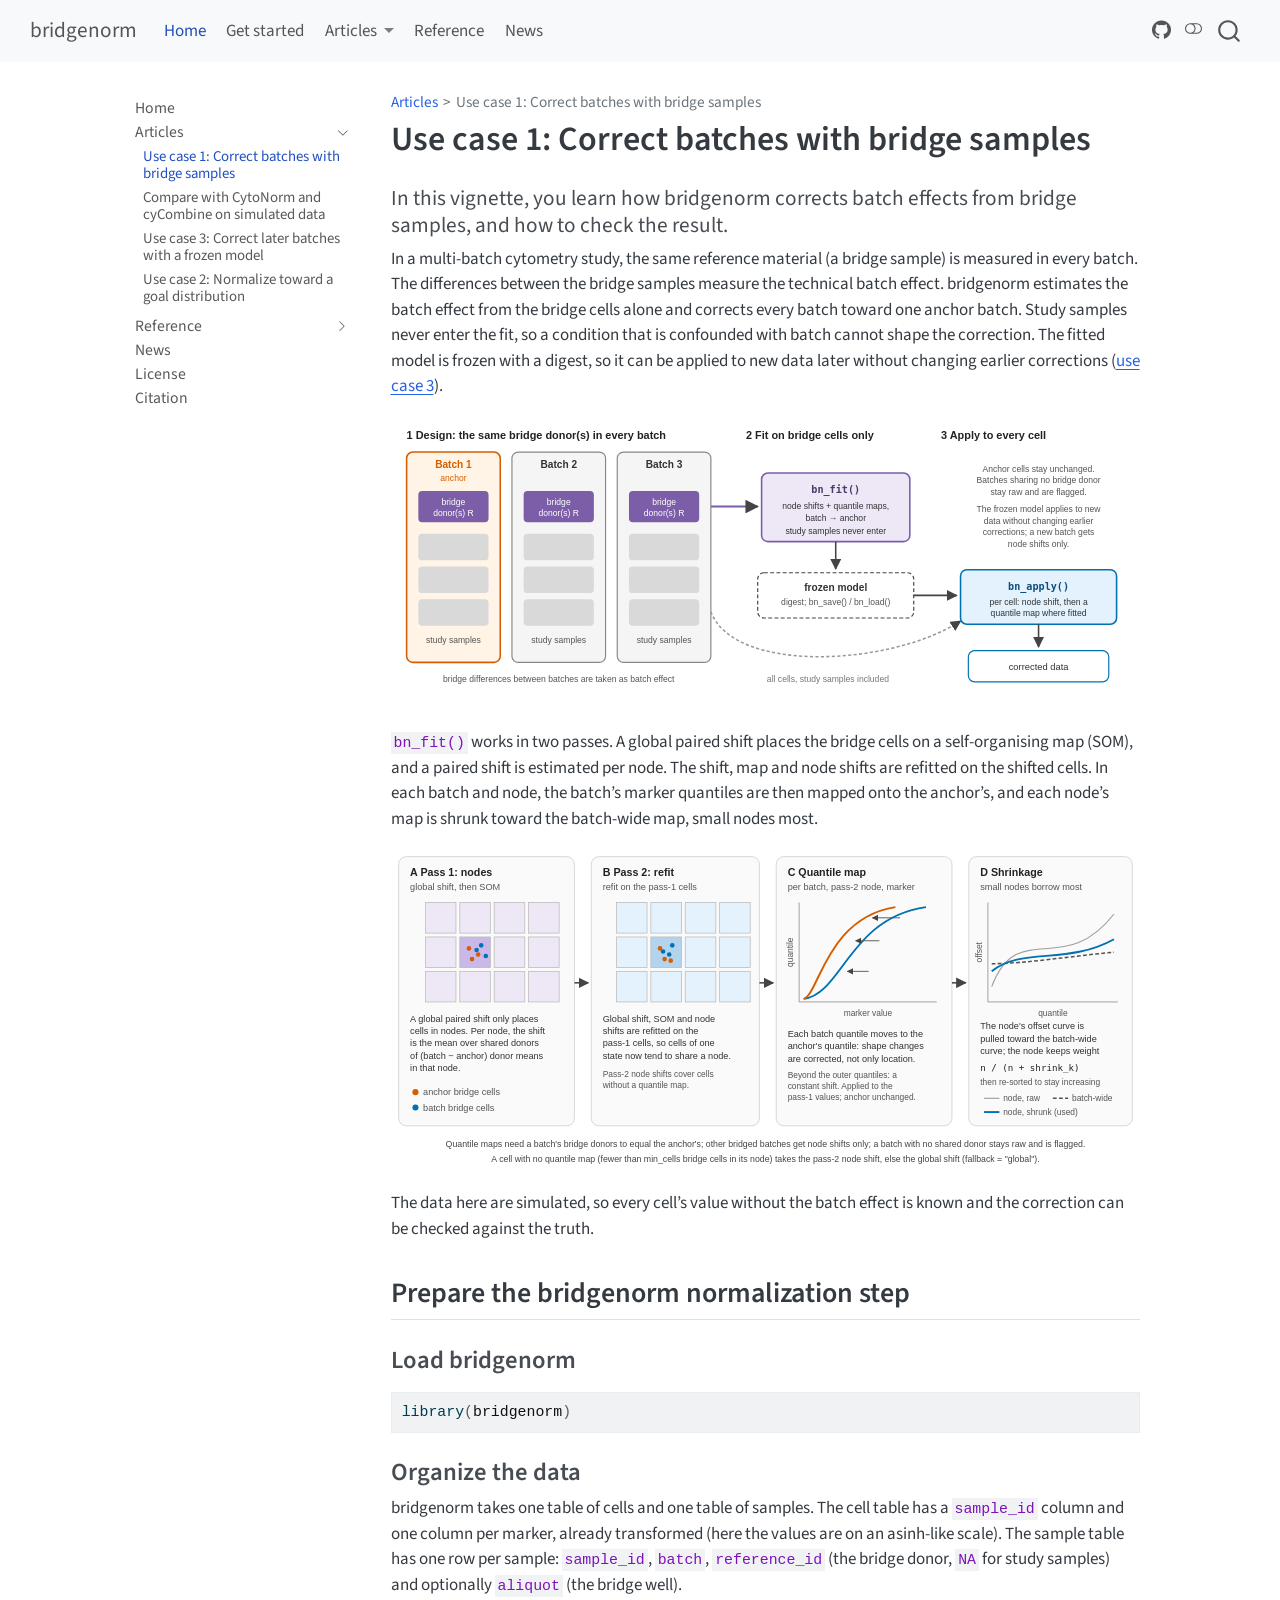
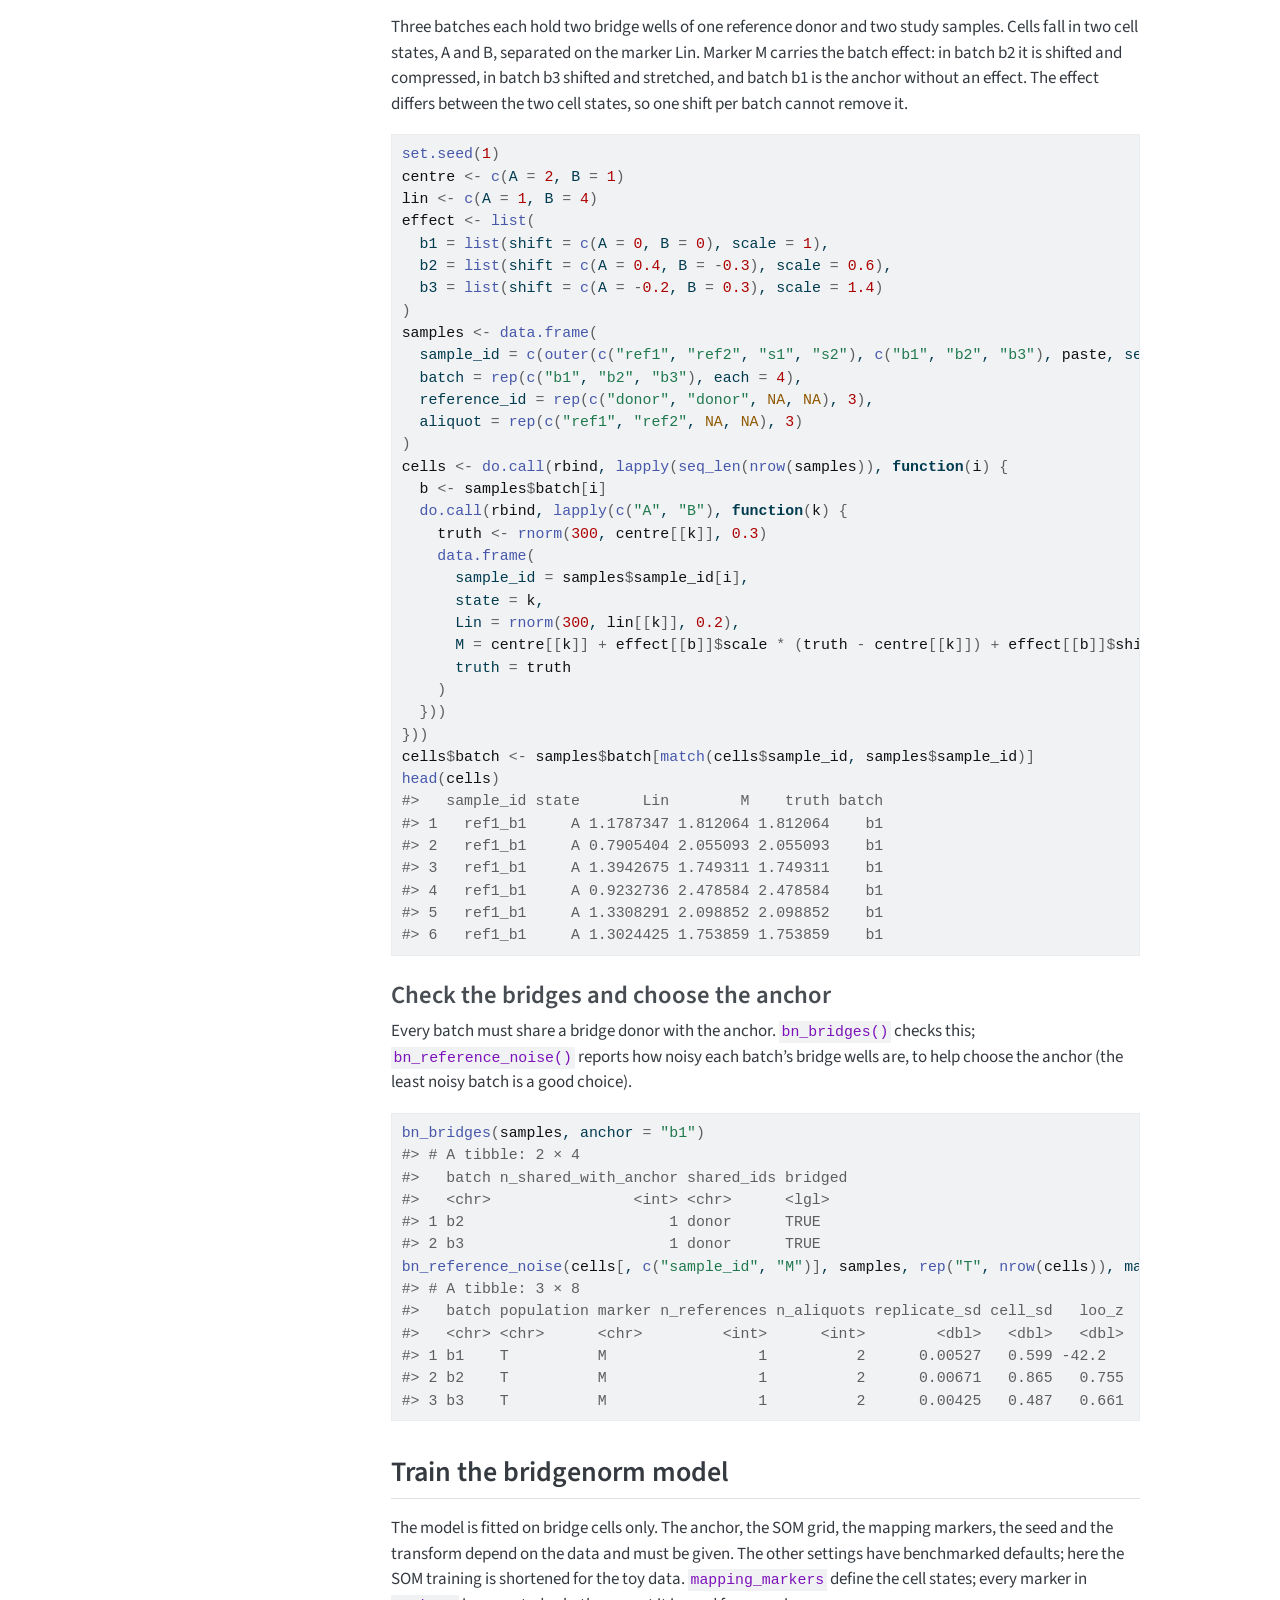
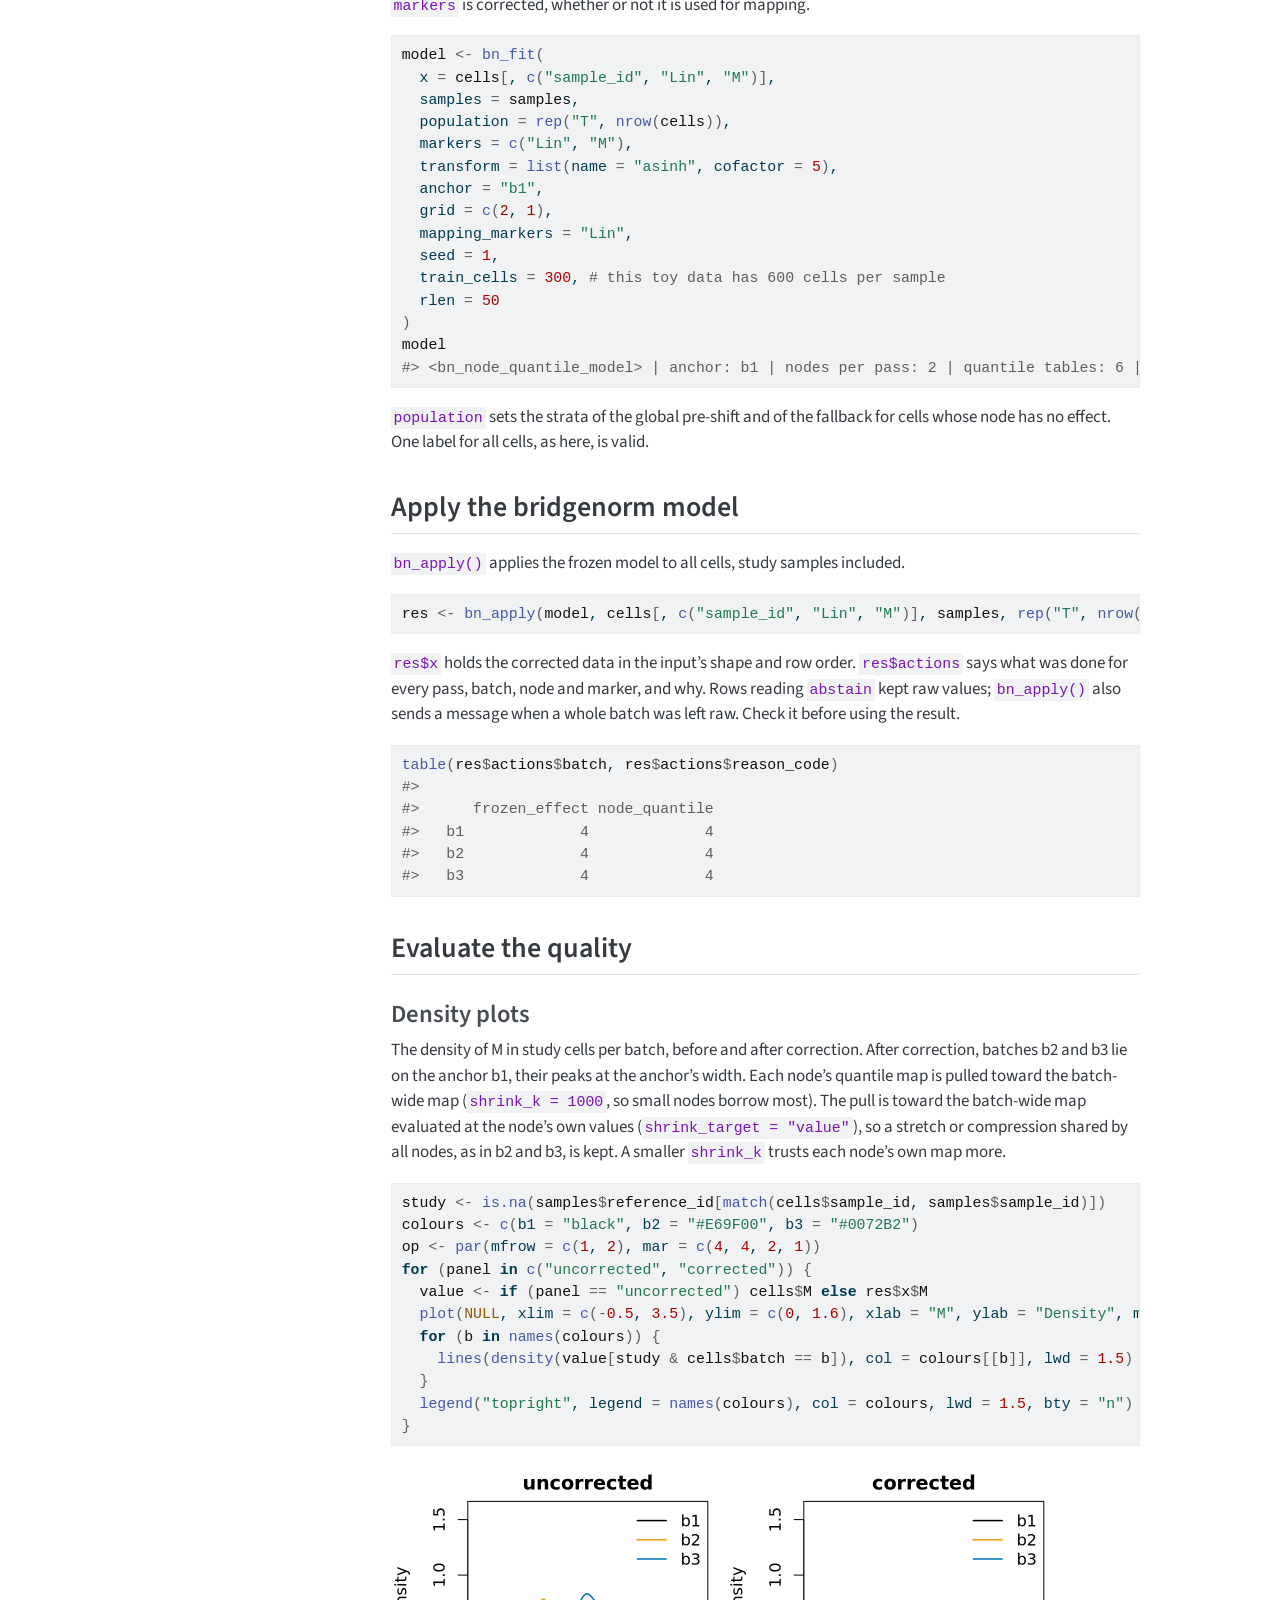
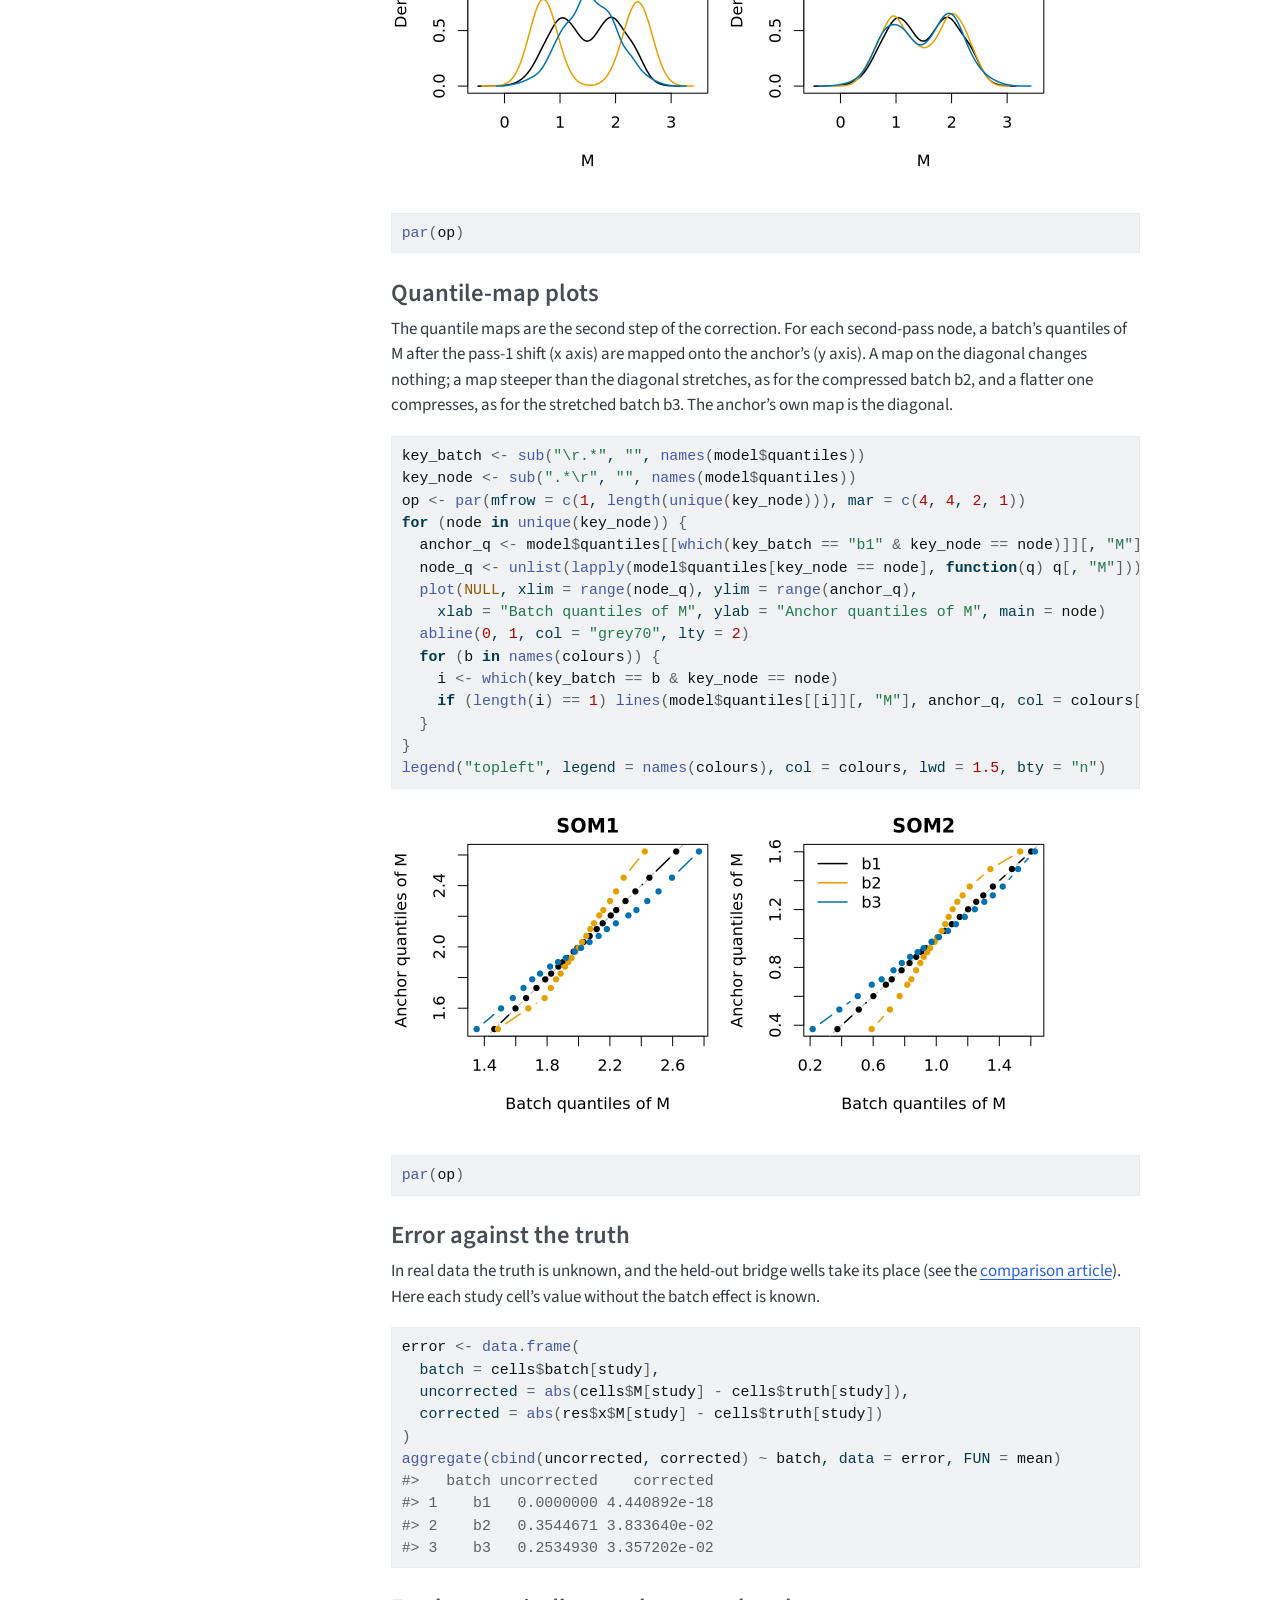
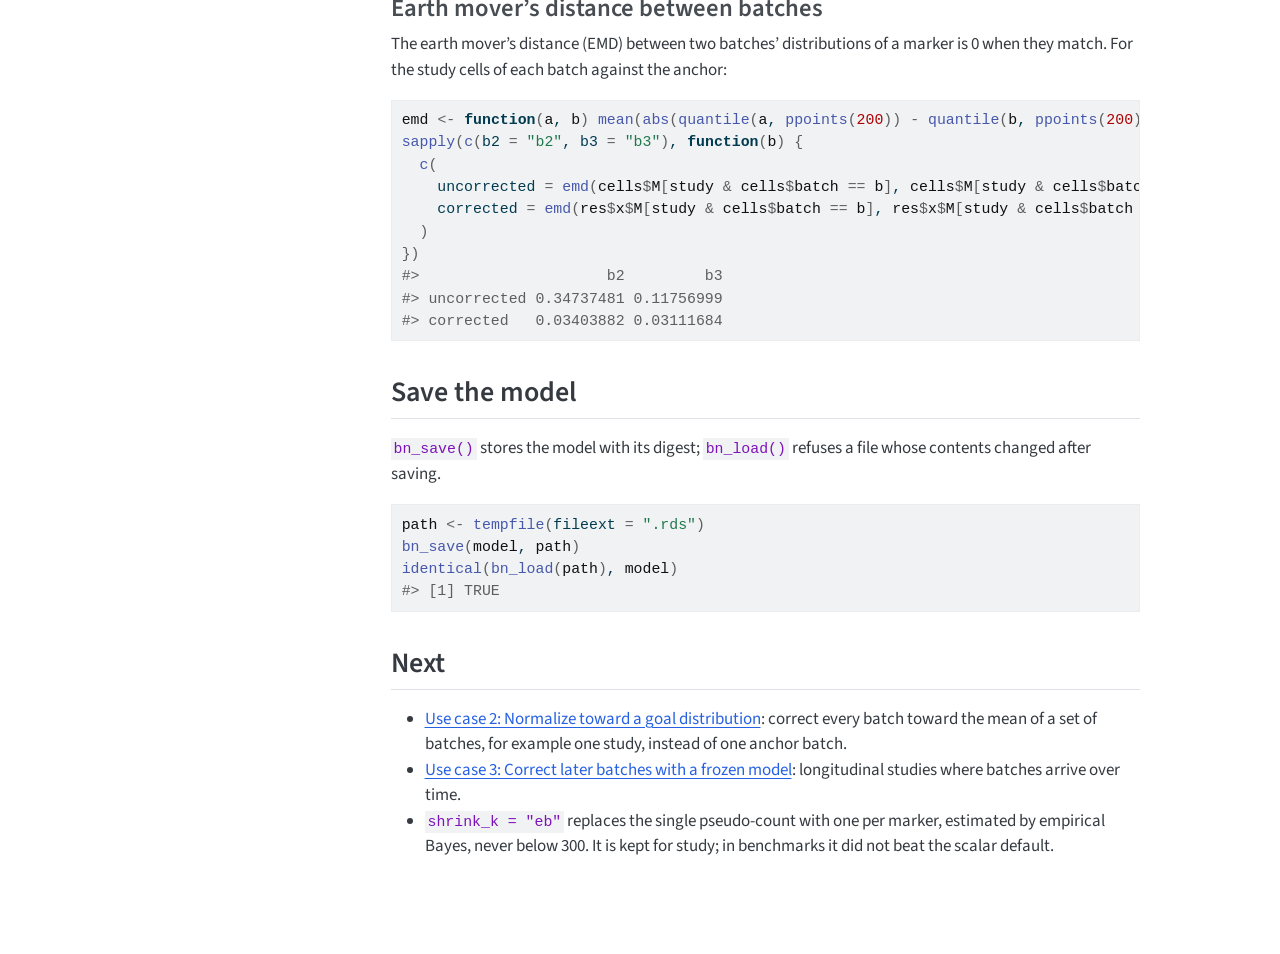
<file: vignettes/bridgenorm.html>
<!DOCTYPE html>
<html xmlns="http://www.w3.org/1999/xhtml" lang="en" xml:lang="en"><head>
<meta http-equiv="Content-Type" content="text/html; charset=UTF-8">
<meta charset="utf-8">
<meta name="generator" content="quarto-1.10.19">
<meta name="viewport" content="width=device-width, initial-scale=1.0, user-scalable=yes">
<title>Use case 1: Correct batches with bridge samples – bridgenorm</title>
<style>
/* Default styles provided by pandoc.
** See https://pandoc.org/MANUAL.html#variables-for-html for config info.
*/
span.smallcaps{font-variant: small-caps;}
div.columns{display: flex; gap: 1.5em;}
div.column{flex: auto;}
@media screen {
div.columns{gap: min(4vw, 1.5em);}
div.column{overflow-x: auto;}
}
div.hanging-indent{margin-left: 1.5em; text-indent: -1.5em;}
ul.task-list{list-style: none;}
ul.task-list li input[type="checkbox"] {
  width: 0.8em;
  margin: 0 0.8em 0.2em -1em; /* quarto-specific, see https://github.com/quarto-dev/quarto-cli/issues/4556 */ 
  vertical-align: middle;
}
/* CSS for syntax highlighting */
html { -webkit-text-size-adjust: 100%; }
pre > code.sourceCode { white-space: pre; position: relative; }
pre > code.sourceCode > span { display: inline-block; line-height: 1.25; }
pre > code.sourceCode > span:empty { height: 1.2em; }
.sourceCode { overflow: visible; }
code.sourceCode > span { color: inherit; text-decoration: inherit; }
div.sourceCode { margin: 1em 0; }
pre.sourceCode { margin: 0; }
@media screen {
div.sourceCode { overflow: auto; }
}
@media print {
pre > code.sourceCode { white-space: pre-wrap; }
pre > code.sourceCode > span { text-indent: -5em; padding-left: 5em; }
}
pre.numberSource code
  { counter-reset: source-line 0; }
pre.numberSource code > span
  { position: relative; left: -4em; counter-increment: source-line; }
pre.numberSource code > span > a:first-child::before
  { content: counter(source-line);
    position: relative; left: -1em; text-align: right; vertical-align: baseline;
    border: none; display: inline-block;
    -webkit-touch-callout: none; -webkit-user-select: none;
    -khtml-user-select: none; -moz-user-select: none;
    -ms-user-select: none; user-select: none;
    padding: 0 4px; width: 4em;
  }
pre.numberSource { margin-left: 3em;  padding-left: 4px; }
div.sourceCode
  {   }
@media screen {
pre > code.sourceCode > span > a:first-child::before { text-decoration: underline; }
}
</style>

<script src="../site_libs/quarto-nav/quarto-nav.js"></script>
<script src="../site_libs/quarto-nav/headroom.min.js"></script>
<script src="../site_libs/clipboard/clipboard.min.js"></script>
<script src="../site_libs/quarto-search/autocomplete.umd.js"></script>
<script src="../site_libs/quarto-search/fuse.min.js"></script>
<script src="../site_libs/quarto-search/quarto-search.js"></script>
<meta name="quarto:offset" content="../">
<script src="../site_libs/quarto-html/quarto.js" type="module"></script>
<script src="../site_libs/quarto-html/tabsets/tabsets.js" type="module"></script>
<script src="../site_libs/quarto-html/popper.min.js"></script>
<script src="../site_libs/quarto-html/tippy.umd.min.js"></script>
<script src="../site_libs/quarto-html/anchor.min.js"></script>
<link href="../site_libs/quarto-html/tippy.css" rel="stylesheet">
<link href="../site_libs/quarto-html/quarto-syntax-highlighting-bf27225e3a48a9273f3daa8f8e829971.css" rel="stylesheet" class="quarto-color-scheme" id="quarto-text-highlighting-styles">
<link href="../site_libs/quarto-html/quarto-syntax-highlighting-dark-b626d73c4c936ccc3cb08be7d45d1df6.css" rel="stylesheet" class="quarto-color-scheme quarto-color-alternate" id="quarto-text-highlighting-styles">
<link href="../site_libs/quarto-html/quarto-syntax-highlighting-bf27225e3a48a9273f3daa8f8e829971.css" rel="stylesheet" class="quarto-color-scheme-extra" id="quarto-text-highlighting-styles">
<script src="../site_libs/bootstrap/bootstrap.min.js"></script>
<link href="../site_libs/bootstrap/bootstrap-icons.css" rel="stylesheet">
<link href="../site_libs/bootstrap/bootstrap-cbf1fd589b2feeb3da8b94d52fd10830.min.css" rel="stylesheet" append-hash="true" class="quarto-color-scheme" id="quarto-bootstrap" data-mode="light">
<link href="../site_libs/bootstrap/bootstrap-dark-8394ba2926a69b74b325d882636bf2b7.min.css" rel="stylesheet" append-hash="true" class="quarto-color-scheme quarto-color-alternate" id="quarto-bootstrap" data-mode="dark">
<link href="../site_libs/bootstrap/bootstrap-cbf1fd589b2feeb3da8b94d52fd10830.min.css" rel="stylesheet" append-hash="true" class="quarto-color-scheme-extra" id="quarto-bootstrap" data-mode="light"><script id="quarto-search-options" type="application/json">{
  "location": "navbar",
  "copy-button": false,
  "collapse-after": 3,
  "panel-placement": "end",
  "type": "overlay",
  "limit": 50,
  "keyboard-shortcut": [
    "f",
    "/",
    "s"
  ],
  "show-item-context": false,
  "language": {
    "search-no-results-text": "No results",
    "search-matching-documents-text": "matching documents",
    "search-copy-link-title": "Copy link to search",
    "search-hide-matches-text": "Hide additional matches",
    "search-more-match-text": "more match in this document",
    "search-more-matches-text": "more matches in this document",
    "search-clear-button-title": "Clear",
    "search-text-placeholder": "",
    "search-detached-cancel-button-title": "Cancel",
    "search-submit-button-title": "Submit",
    "search-label": "Search"
  }
}</script>
</head>
<body class="nav-sidebar floating nav-fixed fullcontent quarto-light"><script id="quarto-html-before-body" type="application/javascript">
    const toggleBodyColorMode = (bsSheetEl) => {
      const mode = bsSheetEl.getAttribute("data-mode");
      const bodyEl = window.document.querySelector("body");
      if (mode === "dark") {
        bodyEl.classList.add("quarto-dark");
        bodyEl.classList.remove("quarto-light");
      } else {
        bodyEl.classList.add("quarto-light");
        bodyEl.classList.remove("quarto-dark");
      }
    }
    const toggleBodyColorPrimary = () => {
      const bsSheetEl = window.document.querySelector("link#quarto-bootstrap:not([rel=disabled-stylesheet])");
      if (bsSheetEl) {
        toggleBodyColorMode(bsSheetEl);
      }
    }
    const setColorSchemeToggle = (alternate) => {
      const toggles = window.document.querySelectorAll('.quarto-color-scheme-toggle');
      for (let i=0; i < toggles.length; i++) {
        const toggle = toggles[i];
        if (toggle) {
          if (alternate) {
            toggle.classList.add("alternate");
          } else {
            toggle.classList.remove("alternate");
          }
        }
      }
    };
    const toggleColorMode = (alternate) => {
      // Switch the stylesheets
      const primaryStylesheets = window.document.querySelectorAll('link.quarto-color-scheme:not(.quarto-color-alternate)');
      const alternateStylesheets = window.document.querySelectorAll('link.quarto-color-scheme.quarto-color-alternate');
      manageTransitions('#quarto-margin-sidebar .nav-link', false);
      if (alternate) {
        // note: dark is layered on light, we don't disable primary!
        enableStylesheet(alternateStylesheets);
        for (const sheetNode of alternateStylesheets) {
          if (sheetNode.id === "quarto-bootstrap") {
            toggleBodyColorMode(sheetNode);
          }
        }
      } else {
        disableStylesheet(alternateStylesheets);
        enableStylesheet(primaryStylesheets)
        toggleBodyColorPrimary();
      }
      manageTransitions('#quarto-margin-sidebar .nav-link', true);
      // Switch the toggles
      setColorSchemeToggle(alternate)
      // Hack to workaround the fact that safari doesn't
      // properly recolor the scrollbar when toggling (#1455)
      if (navigator.userAgent.indexOf('Safari') > 0 && navigator.userAgent.indexOf('Chrome') == -1) {
        manageTransitions("body", false);
        window.scrollTo(0, 1);
        setTimeout(() => {
          window.scrollTo(0, 0);
          manageTransitions("body", true);
        }, 40);
      }
    }
    const disableStylesheet = (stylesheets) => {
      for (let i=0; i < stylesheets.length; i++) {
        const stylesheet = stylesheets[i];
        stylesheet.rel = 'disabled-stylesheet';
      }
    }
    const enableStylesheet = (stylesheets) => {
      for (let i=0; i < stylesheets.length; i++) {
        const stylesheet = stylesheets[i];
        if(stylesheet.rel !== 'stylesheet') { // for Chrome, which will still FOUC without this check
          stylesheet.rel = 'stylesheet';
        }
      }
    }
    const manageTransitions = (selector, allowTransitions) => {
      const els = window.document.querySelectorAll(selector);
      for (let i=0; i < els.length; i++) {
        const el = els[i];
        if (allowTransitions) {
          el.classList.remove('notransition');
        } else {
          el.classList.add('notransition');
        }
      }
    }
    const isFileUrl = () => {
      return window.location.protocol === 'file:';
    }
    const hasAlternateSentinel = () => {
      let styleSentinel = getColorSchemeSentinel();
      if (styleSentinel !== null) {
        return styleSentinel === "alternate";
      } else {
        return false;
      }
    }
    const setStyleSentinel = (alternate) => {
      const value = alternate ? "alternate" : "default";
      if (!isFileUrl()) {
        window.localStorage.setItem("quarto-color-scheme", value);
      } else {
        localAlternateSentinel = value;
      }
    }
    const getColorSchemeSentinel = () => {
      if (!isFileUrl()) {
        const storageValue = window.localStorage.getItem("quarto-color-scheme");
        return storageValue != null ? storageValue : localAlternateSentinel;
      } else {
        return localAlternateSentinel;
      }
    }
    const toggleGiscusIfUsed = (isAlternate, darkModeDefault) => {
      const baseTheme = document.querySelector('#giscus-base-theme')?.value ?? 'light';
      const alternateTheme = document.querySelector('#giscus-alt-theme')?.value ?? 'dark';
      let newTheme = '';
      if(authorPrefersDark) {
        newTheme = isAlternate ? baseTheme : alternateTheme;
      } else {
        newTheme = isAlternate ? alternateTheme : baseTheme;
      }
      const changeGiscusTheme = () => {
        // From: https://github.com/giscus/giscus/issues/336
        const sendMessage = (message) => {
          const iframe = document.querySelector('iframe.giscus-frame');
          if (!iframe) return;
          iframe.contentWindow.postMessage({ giscus: message }, 'https://giscus.app');
        }
        sendMessage({
          setConfig: {
            theme: newTheme
          }
        });
      }
      const isGiscussLoaded = window.document.querySelector('iframe.giscus-frame') !== null;
      if (isGiscussLoaded) {
        changeGiscusTheme();
      }
    };
    const authorPrefersDark = false;
    const darkModeDefault = authorPrefersDark;
      document.querySelector('link#quarto-text-highlighting-styles.quarto-color-scheme-extra').rel = 'disabled-stylesheet';
      document.querySelector('link#quarto-bootstrap.quarto-color-scheme-extra').rel = 'disabled-stylesheet';
    let localAlternateSentinel = darkModeDefault ? 'alternate' : 'default';
    // Dark / light mode switch
    window.quartoToggleColorScheme = () => {
      // Read the current dark / light value
      let toAlternate = !hasAlternateSentinel();
      toggleColorMode(toAlternate);
      setStyleSentinel(toAlternate);
      toggleGiscusIfUsed(toAlternate, darkModeDefault);
      window.dispatchEvent(new Event('resize'));
    };
    // Switch to dark mode if need be
    if (hasAlternateSentinel()) {
      toggleColorMode(true);
    } else {
      toggleColorMode(false);
    }
  </script>

<div id="quarto-search-results"></div>
  <header id="quarto-header" class="headroom fixed-top"><nav class="navbar navbar-expand-lg " data-bs-theme="dark"><div class="navbar-container container-fluid">
      <div class="navbar-brand-container mx-auto">
    <a class="navbar-brand" href="../index.html">
    <span class="navbar-title">bridgenorm</span>
    </a>
  </div>
            <div id="quarto-search" class="" title="Search"></div>
          <button class="navbar-toggler" type="button" data-bs-toggle="collapse" data-bs-target="#navbarCollapse" aria-controls="navbarCollapse" role="menu" aria-expanded="false" aria-label="Toggle navigation" onclick="if (window.quartoToggleHeadroom) { window.quartoToggleHeadroom(); }">
  <span class="navbar-toggler-icon"></span>
</button>
          <div class="collapse navbar-collapse" id="navbarCollapse">
            <ul class="navbar-nav navbar-nav-scroll me-auto">
<li class="nav-item">
    <a class="nav-link active" href="../index.html" aria-current="page"> 
<span class="menu-text">Home</span></a>
  </li>  
  <li class="nav-item">
    <a class="nav-link" href="../vignettes/bridgenorm.html"> 
<span class="menu-text">Get started</span></a>
  </li>  
  <li class="nav-item dropdown ">
    <a class="nav-link dropdown-toggle" href="#" id="nav-menu-articles" role="link" data-bs-toggle="dropdown" aria-expanded="false">
 <span class="menu-text">Articles</span>
    </a>
    <ul class="dropdown-menu" aria-labelledby="nav-menu-articles">
<li>
    <a class="dropdown-item" href="../vignettes/bridgenorm.html">
 <span class="dropdown-text">Use case 1: Correct batches with bridge samples</span></a>
  </li>  
        <li>
    <a class="dropdown-item" href="../vignettes/goal-distribution.html">
 <span class="dropdown-text">Use case 2: Normalize toward a goal distribution</span></a>
  </li>  
        <li>
    <a class="dropdown-item" href="../vignettes/frozen-model.html">
 <span class="dropdown-text">Use case 3: Correct later batches with a frozen model</span></a>
  </li>  
        <li>
    <a class="dropdown-item" href="../vignettes/compare.html">
 <span class="dropdown-text">Compare with CytoNorm and cyCombine</span></a>
  </li>  
    </ul>
</li>
  <li class="nav-item">
    <a class="nav-link" href="../man/bn_fit.html"> 
<span class="menu-text">Reference</span></a>
  </li>  
  <li class="nav-item">
    <a class="nav-link" href="../NEWS.html"> 
<span class="menu-text">News</span></a>
  </li>  
</ul>
<ul class="navbar-nav navbar-nav-scroll ms-auto">
<li class="nav-item compact">
    <a class="nav-link" href="https://github.com/mdmanurung/bridgenorm"> <i class="bi bi-github" role="img" aria-label="bridgenorm GitHub">
</i> 
<span class="menu-text"></span></a>
  </li>  
</ul>
</div> <!-- /navcollapse -->
            <div class="quarto-navbar-tools">
  <a href="" class="quarto-color-scheme-toggle quarto-navigation-tool  px-1" onclick="window.quartoToggleColorScheme(); return false;" title="Toggle dark mode"><i class="bi"></i></a>
</div>
      </div> <!-- /container-fluid -->
    </nav><nav class="quarto-secondary-nav"><div class="container-fluid d-flex">
      <button type="button" class="quarto-btn-toggle btn" data-bs-toggle="collapse" role="button" data-bs-target=".quarto-sidebar-collapse-item" aria-controls="quarto-sidebar" aria-expanded="false" aria-label="Toggle sidebar navigation" onclick="if (window.quartoToggleHeadroom) { window.quartoToggleHeadroom(); }">
        <i class="bi bi-layout-text-sidebar-reverse"></i>
      </button>
        <nav class="quarto-page-breadcrumbs" aria-label="breadcrumb"><ol class="breadcrumb"><li class="breadcrumb-item"><a href="../vignettes/bridgenorm.html">Articles</a></li><li class="breadcrumb-item"><a href="../vignettes/bridgenorm.html">Use case 1: Correct batches with bridge samples</a></li></ol></nav>
        <a class="flex-grow-1" role="navigation" data-bs-toggle="collapse" data-bs-target=".quarto-sidebar-collapse-item" aria-controls="quarto-sidebar" aria-expanded="false" aria-label="Toggle sidebar navigation" onclick="if (window.quartoToggleHeadroom) { window.quartoToggleHeadroom(); }">      
        </a>
    </div>
  </nav></header><!-- content --><div id="quarto-content" class="quarto-container page-columns page-rows-contents page-layout-article page-navbar">
<!-- sidebar -->
  <nav id="quarto-sidebar" class="sidebar collapse collapse-horizontal quarto-sidebar-collapse-item sidebar-navigation floating overflow-auto"><div class="sidebar-menu-container"> 
    <ul class="list-unstyled mt-1">
<li class="sidebar-item">
  <div class="sidebar-item-container"> 
  <a href="../index.html" class="sidebar-item-text sidebar-link">
 <span class="menu-text">Home</span></a>
  </div>
</li>
        <li class="sidebar-item sidebar-item-section">
      <div class="sidebar-item-container"> 
            <a class="sidebar-item-text sidebar-link text-start" data-bs-toggle="collapse" data-bs-target="#quarto-sidebar-section-1" role="navigation" aria-expanded="true">
 <span class="menu-text">Articles</span></a>
          <a class="sidebar-item-toggle text-start" data-bs-toggle="collapse" data-bs-target="#quarto-sidebar-section-1" role="navigation" aria-expanded="true" aria-label="Toggle section">
            <i class="bi bi-chevron-right ms-2"></i>
          </a> 
      </div>
      <ul id="quarto-sidebar-section-1" class="collapse list-unstyled sidebar-section depth1 show">
<li class="sidebar-item">
  <div class="sidebar-item-container"> 
  <a href="../vignettes/bridgenorm.html" class="sidebar-item-text sidebar-link active">
 <span class="menu-text">Use case 1: Correct batches with bridge samples</span></a>
  </div>
</li>
          <li class="sidebar-item">
  <div class="sidebar-item-container"> 
  <a href="../vignettes/compare.html" class="sidebar-item-text sidebar-link">
 <span class="menu-text">Compare with CytoNorm and cyCombine on simulated data</span></a>
  </div>
</li>
          <li class="sidebar-item">
  <div class="sidebar-item-container"> 
  <a href="../vignettes/frozen-model.html" class="sidebar-item-text sidebar-link">
 <span class="menu-text">Use case 3: Correct later batches with a frozen model</span></a>
  </div>
</li>
          <li class="sidebar-item">
  <div class="sidebar-item-container"> 
  <a href="../vignettes/goal-distribution.html" class="sidebar-item-text sidebar-link">
 <span class="menu-text">Use case 2: Normalize toward a goal distribution</span></a>
  </div>
</li>
      </ul>
</li>
        <li class="sidebar-item sidebar-item-section">
      <div class="sidebar-item-container"> 
            <a class="sidebar-item-text sidebar-link text-start collapsed" data-bs-toggle="collapse" data-bs-target="#quarto-sidebar-section-2" role="navigation" aria-expanded="false">
 <span class="menu-text">Reference</span></a>
          <a class="sidebar-item-toggle text-start collapsed" data-bs-toggle="collapse" data-bs-target="#quarto-sidebar-section-2" role="navigation" aria-expanded="false" aria-label="Toggle section">
            <i class="bi bi-chevron-right ms-2"></i>
          </a> 
      </div>
      <ul id="quarto-sidebar-section-2" class="collapse list-unstyled sidebar-section depth1 ">
<li class="sidebar-item">
  <div class="sidebar-item-container"> 
  <a href="../man/bn_apply.html" class="sidebar-item-text sidebar-link">
 <span class="menu-text">bn_apply</span></a>
  </div>
</li>
          <li class="sidebar-item">
  <div class="sidebar-item-container"> 
  <a href="../man/bn_bridges.html" class="sidebar-item-text sidebar-link">
 <span class="menu-text">bn_bridges</span></a>
  </div>
</li>
          <li class="sidebar-item">
  <div class="sidebar-item-container"> 
  <a href="../man/bn_fit_paired.html" class="sidebar-item-text sidebar-link">
 <span class="menu-text">bn_fit_paired</span></a>
  </div>
</li>
          <li class="sidebar-item">
  <div class="sidebar-item-container"> 
  <a href="../man/bn_fit.html" class="sidebar-item-text sidebar-link">
 <span class="menu-text">bn_fit</span></a>
  </div>
</li>
          <li class="sidebar-item">
  <div class="sidebar-item-container"> 
  <a href="../man/bn_reference_noise.html" class="sidebar-item-text sidebar-link">
 <span class="menu-text">bn_reference_noise</span></a>
  </div>
</li>
          <li class="sidebar-item">
  <div class="sidebar-item-container"> 
  <a href="../man/bn_save.html" class="sidebar-item-text sidebar-link">
 <span class="menu-text">bn_save</span></a>
  </div>
</li>
      </ul>
</li>
        <li class="sidebar-item">
  <div class="sidebar-item-container"> 
  <a href="../NEWS.html" class="sidebar-item-text sidebar-link">
 <span class="menu-text">News</span></a>
  </div>
</li>
        <li class="sidebar-item">
  <div class="sidebar-item-container"> 
  <a href="../LICENSE.html" class="sidebar-item-text sidebar-link">
 <span class="menu-text">License</span></a>
  </div>
</li>
        <li class="sidebar-item">
  <div class="sidebar-item-container"> 
  <a href="../CITATION.html" class="sidebar-item-text sidebar-link">
 <span class="menu-text">Citation</span></a>
  </div>
</li>
    </ul>
</div>
</nav><div id="quarto-sidebar-glass" class="quarto-sidebar-collapse-item" data-bs-toggle="collapse" data-bs-target=".quarto-sidebar-collapse-item"></div>
<!-- margin-sidebar -->
    
<!-- main -->
<main class="content" id="quarto-document-content"><header id="title-block-header" class="quarto-title-block default"><nav class="quarto-page-breadcrumbs quarto-title-breadcrumbs d-none d-lg-block" aria-label="breadcrumb"><ol class="breadcrumb"><li class="breadcrumb-item"><a href="../vignettes/bridgenorm.html">Articles</a></li><li class="breadcrumb-item"><a href="../vignettes/bridgenorm.html">Use case 1: Correct batches with bridge samples</a></li></ol></nav><div class="quarto-title">
<h1 class="title">Use case 1: Correct batches with bridge samples</h1>
</div>



<div class="quarto-title-meta">

    
  
    
  </div>
  


</header><section id="in-this-vignette-you-learn-how-bridgenorm-corrects-batch-effects-from-bridge-samples-and-how-to-check-the-result." class="level4"><h4 class="anchored" data-anchor-id="in-this-vignette-you-learn-how-bridgenorm-corrects-batch-effects-from-bridge-samples-and-how-to-check-the-result.">In this vignette, you learn how bridgenorm corrects batch effects from bridge samples, and how to check the result.</h4>
<p>In a multi-batch cytometry study, the same reference material (a bridge sample) is measured in every batch. The differences between the bridge samples measure the technical batch effect. bridgenorm estimates the batch effect from the bridge cells alone and corrects every batch toward one anchor batch. Study samples never enter the fit, so a condition that is confounded with batch cannot shape the correction. The fitted model is frozen with a digest, so it can be applied to new data later without changing earlier corrections (<a href="frozen-model.html">use case 3</a>).</p>
<p><img src="../man/figures/schematic-workflow.svg" class="img-fluid" style="width:100.0%"></p>
<p><code><a href="https://mdmanurung.github.io/bridgenorm/man/bn_fit.html">bn_fit()</a></code> works in two passes. A global paired shift places the bridge cells on a self-organising map (SOM), and a paired shift is estimated per node. The shift, map and node shifts are refitted on the shifted cells. In each batch and node, the batch’s marker quantiles are then mapped onto the anchor’s, and each node’s map is shrunk toward the batch-wide map, small nodes most.</p>
<p><img src="../man/figures/schematic-method.svg" class="img-fluid" style="width:100.0%"></p>
<p>The data here are simulated, so every cell’s value without the batch effect is known and the correction can be checked against the truth.</p>
</section><section id="prepare-the-bridgenorm-normalization-step" class="level2"><h2 class="anchored" data-anchor-id="prepare-the-bridgenorm-normalization-step">Prepare the bridgenorm normalization step</h2>
<section id="load-bridgenorm" class="level3"><h3 class="anchored" data-anchor-id="load-bridgenorm">Load bridgenorm</h3>
<div class="cell">
<div class="code-copy-outer-scaffold"><div class="sourceCode" id="cb1"><pre class="downlit sourceCode r code-with-copy"><code class="sourceCode R"><span><span class="kw"><a href="https://rdrr.io/r/base/library.html">library</a></span><span class="op">(</span><span class="va"><a href="https://mdmanurung.github.io/bridgenorm/">bridgenorm</a></span><span class="op">)</span></span></code></pre></div><button title="Copy to Clipboard" class="code-copy-button"><i class="bi"></i></button></div>
</div>
</section><section id="organize-the-data" class="level3"><h3 class="anchored" data-anchor-id="organize-the-data">Organize the data</h3>
<p>bridgenorm takes one table of cells and one table of samples. The cell table has a <code>sample_id</code> column and one column per marker, already transformed (here the values are on an asinh-like scale). The sample table has one row per sample: <code>sample_id</code>, <code>batch</code>, <code>reference_id</code> (the bridge donor, <code>NA</code> for study samples) and optionally <code>aliquot</code> (the bridge well).</p>
<p>Three batches each hold two bridge wells of one reference donor and two study samples. Cells fall in two cell states, A and B, separated on the marker Lin. Marker M carries the batch effect: in batch b2 it is shifted and compressed, in batch b3 shifted and stretched, and batch b1 is the anchor without an effect. The effect differs between the two cell states, so one shift per batch cannot remove it.</p>
<div class="cell">
<div class="code-copy-outer-scaffold"><div class="sourceCode" id="cb2"><pre class="downlit sourceCode r code-with-copy"><code class="sourceCode R"><span><span class="fu"><a href="https://rdrr.io/r/base/Random.html">set.seed</a></span><span class="op">(</span><span class="fl">1</span><span class="op">)</span></span>
<span><span class="va">centre</span> <span class="op">&lt;-</span> <span class="fu"><a href="https://rdrr.io/r/base/c.html">c</a></span><span class="op">(</span>A <span class="op">=</span> <span class="fl">2</span>, B <span class="op">=</span> <span class="fl">1</span><span class="op">)</span></span>
<span><span class="va">lin</span> <span class="op">&lt;-</span> <span class="fu"><a href="https://rdrr.io/r/base/c.html">c</a></span><span class="op">(</span>A <span class="op">=</span> <span class="fl">1</span>, B <span class="op">=</span> <span class="fl">4</span><span class="op">)</span></span>
<span><span class="va">effect</span> <span class="op">&lt;-</span> <span class="fu"><a href="https://rdrr.io/r/base/list.html">list</a></span><span class="op">(</span></span>
<span>  b1 <span class="op">=</span> <span class="fu"><a href="https://rdrr.io/r/base/list.html">list</a></span><span class="op">(</span>shift <span class="op">=</span> <span class="fu"><a href="https://rdrr.io/r/base/c.html">c</a></span><span class="op">(</span>A <span class="op">=</span> <span class="fl">0</span>, B <span class="op">=</span> <span class="fl">0</span><span class="op">)</span>, scale <span class="op">=</span> <span class="fl">1</span><span class="op">)</span>,</span>
<span>  b2 <span class="op">=</span> <span class="fu"><a href="https://rdrr.io/r/base/list.html">list</a></span><span class="op">(</span>shift <span class="op">=</span> <span class="fu"><a href="https://rdrr.io/r/base/c.html">c</a></span><span class="op">(</span>A <span class="op">=</span> <span class="fl">0.4</span>, B <span class="op">=</span> <span class="op">-</span><span class="fl">0.3</span><span class="op">)</span>, scale <span class="op">=</span> <span class="fl">0.6</span><span class="op">)</span>,</span>
<span>  b3 <span class="op">=</span> <span class="fu"><a href="https://rdrr.io/r/base/list.html">list</a></span><span class="op">(</span>shift <span class="op">=</span> <span class="fu"><a href="https://rdrr.io/r/base/c.html">c</a></span><span class="op">(</span>A <span class="op">=</span> <span class="op">-</span><span class="fl">0.2</span>, B <span class="op">=</span> <span class="fl">0.3</span><span class="op">)</span>, scale <span class="op">=</span> <span class="fl">1.4</span><span class="op">)</span></span>
<span><span class="op">)</span></span>
<span><span class="va">samples</span> <span class="op">&lt;-</span> <span class="fu"><a href="https://rdrr.io/r/base/data.frame.html">data.frame</a></span><span class="op">(</span></span>
<span>  sample_id <span class="op">=</span> <span class="fu"><a href="https://rdrr.io/r/base/c.html">c</a></span><span class="op">(</span><span class="fu"><a href="https://rdrr.io/r/base/outer.html">outer</a></span><span class="op">(</span><span class="fu"><a href="https://rdrr.io/r/base/c.html">c</a></span><span class="op">(</span><span class="st">"ref1"</span>, <span class="st">"ref2"</span>, <span class="st">"s1"</span>, <span class="st">"s2"</span><span class="op">)</span>, <span class="fu"><a href="https://rdrr.io/r/base/c.html">c</a></span><span class="op">(</span><span class="st">"b1"</span>, <span class="st">"b2"</span>, <span class="st">"b3"</span><span class="op">)</span>, <span class="va">paste</span>, sep <span class="op">=</span> <span class="st">"_"</span><span class="op">)</span><span class="op">)</span>,</span>
<span>  batch <span class="op">=</span> <span class="fu"><a href="https://rdrr.io/r/base/rep.html">rep</a></span><span class="op">(</span><span class="fu"><a href="https://rdrr.io/r/base/c.html">c</a></span><span class="op">(</span><span class="st">"b1"</span>, <span class="st">"b2"</span>, <span class="st">"b3"</span><span class="op">)</span>, each <span class="op">=</span> <span class="fl">4</span><span class="op">)</span>,</span>
<span>  reference_id <span class="op">=</span> <span class="fu"><a href="https://rdrr.io/r/base/rep.html">rep</a></span><span class="op">(</span><span class="fu"><a href="https://rdrr.io/r/base/c.html">c</a></span><span class="op">(</span><span class="st">"donor"</span>, <span class="st">"donor"</span>, <span class="cn">NA</span>, <span class="cn">NA</span><span class="op">)</span>, <span class="fl">3</span><span class="op">)</span>,</span>
<span>  aliquot <span class="op">=</span> <span class="fu"><a href="https://rdrr.io/r/base/rep.html">rep</a></span><span class="op">(</span><span class="fu"><a href="https://rdrr.io/r/base/c.html">c</a></span><span class="op">(</span><span class="st">"ref1"</span>, <span class="st">"ref2"</span>, <span class="cn">NA</span>, <span class="cn">NA</span><span class="op">)</span>, <span class="fl">3</span><span class="op">)</span></span>
<span><span class="op">)</span></span>
<span><span class="va">cells</span> <span class="op">&lt;-</span> <span class="fu"><a href="https://rdrr.io/r/base/do.call.html">do.call</a></span><span class="op">(</span><span class="va">rbind</span>, <span class="fu"><a href="https://rdrr.io/r/base/lapply.html">lapply</a></span><span class="op">(</span><span class="fu"><a href="https://rdrr.io/r/base/seq.html">seq_len</a></span><span class="op">(</span><span class="fu"><a href="https://rdrr.io/r/base/nrow.html">nrow</a></span><span class="op">(</span><span class="va">samples</span><span class="op">)</span><span class="op">)</span>, <span class="kw">function</span><span class="op">(</span><span class="va">i</span><span class="op">)</span> <span class="op">{</span></span>
<span>  <span class="va">b</span> <span class="op">&lt;-</span> <span class="va">samples</span><span class="op">$</span><span class="va">batch</span><span class="op">[</span><span class="va">i</span><span class="op">]</span></span>
<span>  <span class="fu"><a href="https://rdrr.io/r/base/do.call.html">do.call</a></span><span class="op">(</span><span class="va">rbind</span>, <span class="fu"><a href="https://rdrr.io/r/base/lapply.html">lapply</a></span><span class="op">(</span><span class="fu"><a href="https://rdrr.io/r/base/c.html">c</a></span><span class="op">(</span><span class="st">"A"</span>, <span class="st">"B"</span><span class="op">)</span>, <span class="kw">function</span><span class="op">(</span><span class="va">k</span><span class="op">)</span> <span class="op">{</span></span>
<span>    <span class="va">truth</span> <span class="op">&lt;-</span> <span class="fu"><a href="https://rdrr.io/r/stats/Normal.html">rnorm</a></span><span class="op">(</span><span class="fl">300</span>, <span class="va">centre</span><span class="op">[[</span><span class="va">k</span><span class="op">]</span><span class="op">]</span>, <span class="fl">0.3</span><span class="op">)</span></span>
<span>    <span class="fu"><a href="https://rdrr.io/r/base/data.frame.html">data.frame</a></span><span class="op">(</span></span>
<span>      sample_id <span class="op">=</span> <span class="va">samples</span><span class="op">$</span><span class="va">sample_id</span><span class="op">[</span><span class="va">i</span><span class="op">]</span>,</span>
<span>      state <span class="op">=</span> <span class="va">k</span>,</span>
<span>      Lin <span class="op">=</span> <span class="fu"><a href="https://rdrr.io/r/stats/Normal.html">rnorm</a></span><span class="op">(</span><span class="fl">300</span>, <span class="va">lin</span><span class="op">[[</span><span class="va">k</span><span class="op">]</span><span class="op">]</span>, <span class="fl">0.2</span><span class="op">)</span>,</span>
<span>      M <span class="op">=</span> <span class="va">centre</span><span class="op">[[</span><span class="va">k</span><span class="op">]</span><span class="op">]</span> <span class="op">+</span> <span class="va">effect</span><span class="op">[[</span><span class="va">b</span><span class="op">]</span><span class="op">]</span><span class="op">$</span><span class="va">scale</span> <span class="op">*</span> <span class="op">(</span><span class="va">truth</span> <span class="op">-</span> <span class="va">centre</span><span class="op">[[</span><span class="va">k</span><span class="op">]</span><span class="op">]</span><span class="op">)</span> <span class="op">+</span> <span class="va">effect</span><span class="op">[[</span><span class="va">b</span><span class="op">]</span><span class="op">]</span><span class="op">$</span><span class="va">shift</span><span class="op">[[</span><span class="va">k</span><span class="op">]</span><span class="op">]</span>,</span>
<span>      truth <span class="op">=</span> <span class="va">truth</span></span>
<span>    <span class="op">)</span></span>
<span>  <span class="op">}</span><span class="op">)</span><span class="op">)</span></span>
<span><span class="op">}</span><span class="op">)</span><span class="op">)</span></span>
<span><span class="va">cells</span><span class="op">$</span><span class="va">batch</span> <span class="op">&lt;-</span> <span class="va">samples</span><span class="op">$</span><span class="va">batch</span><span class="op">[</span><span class="fu"><a href="https://rdrr.io/r/base/match.html">match</a></span><span class="op">(</span><span class="va">cells</span><span class="op">$</span><span class="va">sample_id</span>, <span class="va">samples</span><span class="op">$</span><span class="va">sample_id</span><span class="op">)</span><span class="op">]</span></span>
<span><span class="fu"><a href="https://rdrr.io/r/utils/head.html">head</a></span><span class="op">(</span><span class="va">cells</span><span class="op">)</span></span>
<span><span class="co">#&gt;   sample_id state       Lin        M    truth batch</span></span>
<span><span class="co">#&gt; 1   ref1_b1     A 1.1787347 1.812064 1.812064    b1</span></span>
<span><span class="co">#&gt; 2   ref1_b1     A 0.7905404 2.055093 2.055093    b1</span></span>
<span><span class="co">#&gt; 3   ref1_b1     A 1.3942675 1.749311 1.749311    b1</span></span>
<span><span class="co">#&gt; 4   ref1_b1     A 0.9232736 2.478584 2.478584    b1</span></span>
<span><span class="co">#&gt; 5   ref1_b1     A 1.3308291 2.098852 2.098852    b1</span></span>
<span><span class="co">#&gt; 6   ref1_b1     A 1.3024425 1.753859 1.753859    b1</span></span></code></pre></div><button title="Copy to Clipboard" class="code-copy-button"><i class="bi"></i></button></div>
</div>
</section><section id="check-the-bridges-and-choose-the-anchor" class="level3"><h3 class="anchored" data-anchor-id="check-the-bridges-and-choose-the-anchor">Check the bridges and choose the anchor</h3>
<p>Every batch must share a bridge donor with the anchor. <code><a href="https://mdmanurung.github.io/bridgenorm/man/bn_bridges.html">bn_bridges()</a></code> checks this; <code><a href="https://mdmanurung.github.io/bridgenorm/man/bn_reference_noise.html">bn_reference_noise()</a></code> reports how noisy each batch’s bridge wells are, to help choose the anchor (the least noisy batch is a good choice).</p>
<div class="cell">
<div class="code-copy-outer-scaffold"><div class="sourceCode" id="cb3"><pre class="downlit sourceCode r code-with-copy"><code class="sourceCode R"><span><span class="fu"><a href="https://mdmanurung.github.io/bridgenorm/man/bn_bridges.html">bn_bridges</a></span><span class="op">(</span><span class="va">samples</span>, anchor <span class="op">=</span> <span class="st">"b1"</span><span class="op">)</span></span>
<span><span class="co">#&gt; # A tibble: 2 × 4</span></span>
<span><span class="co">#&gt;   batch n_shared_with_anchor shared_ids bridged</span></span>
<span><span class="co">#&gt;   &lt;chr&gt;                &lt;int&gt; &lt;chr&gt;      &lt;lgl&gt;  </span></span>
<span><span class="co">#&gt; 1 b2                       1 donor      TRUE   </span></span>
<span><span class="co">#&gt; 2 b3                       1 donor      TRUE</span></span>
<span><span class="fu"><a href="https://mdmanurung.github.io/bridgenorm/man/bn_reference_noise.html">bn_reference_noise</a></span><span class="op">(</span><span class="va">cells</span><span class="op">[</span>, <span class="fu"><a href="https://rdrr.io/r/base/c.html">c</a></span><span class="op">(</span><span class="st">"sample_id"</span>, <span class="st">"M"</span><span class="op">)</span><span class="op">]</span>, <span class="va">samples</span>, <span class="fu"><a href="https://rdrr.io/r/base/rep.html">rep</a></span><span class="op">(</span><span class="st">"T"</span>, <span class="fu"><a href="https://rdrr.io/r/base/nrow.html">nrow</a></span><span class="op">(</span><span class="va">cells</span><span class="op">)</span><span class="op">)</span>, markers <span class="op">=</span> <span class="st">"M"</span><span class="op">)</span></span>
<span><span class="co">#&gt; # A tibble: 3 × 8</span></span>
<span><span class="co">#&gt;   batch population marker n_references n_aliquots replicate_sd cell_sd   loo_z</span></span>
<span><span class="co">#&gt;   &lt;chr&gt; &lt;chr&gt;      &lt;chr&gt;         &lt;int&gt;      &lt;int&gt;        &lt;dbl&gt;   &lt;dbl&gt;   &lt;dbl&gt;</span></span>
<span><span class="co">#&gt; 1 b1    T          M                 1          2      0.00527   0.599 -42.2  </span></span>
<span><span class="co">#&gt; 2 b2    T          M                 1          2      0.00671   0.865   0.755</span></span>
<span><span class="co">#&gt; 3 b3    T          M                 1          2      0.00425   0.487   0.661</span></span></code></pre></div><button title="Copy to Clipboard" class="code-copy-button"><i class="bi"></i></button></div>
</div>
</section></section><section id="train-the-bridgenorm-model" class="level2"><h2 class="anchored" data-anchor-id="train-the-bridgenorm-model">Train the bridgenorm model</h2>
<p>The model is fitted on bridge cells only. The anchor, the SOM grid, the mapping markers, the seed and the transform depend on the data and must be given. The other settings have benchmarked defaults; here the SOM training is shortened for the toy data. <code>mapping_markers</code> define the cell states; every marker in <code>markers</code> is corrected, whether or not it is used for mapping.</p>
<div class="cell">
<div class="code-copy-outer-scaffold"><div class="sourceCode" id="cb4"><pre class="downlit sourceCode r code-with-copy"><code class="sourceCode R"><span><span class="va">model</span> <span class="op">&lt;-</span> <span class="fu"><a href="https://mdmanurung.github.io/bridgenorm/man/bn_fit.html">bn_fit</a></span><span class="op">(</span></span>
<span>  x <span class="op">=</span> <span class="va">cells</span><span class="op">[</span>, <span class="fu"><a href="https://rdrr.io/r/base/c.html">c</a></span><span class="op">(</span><span class="st">"sample_id"</span>, <span class="st">"Lin"</span>, <span class="st">"M"</span><span class="op">)</span><span class="op">]</span>,</span>
<span>  samples <span class="op">=</span> <span class="va">samples</span>,</span>
<span>  population <span class="op">=</span> <span class="fu"><a href="https://rdrr.io/r/base/rep.html">rep</a></span><span class="op">(</span><span class="st">"T"</span>, <span class="fu"><a href="https://rdrr.io/r/base/nrow.html">nrow</a></span><span class="op">(</span><span class="va">cells</span><span class="op">)</span><span class="op">)</span>,</span>
<span>  markers <span class="op">=</span> <span class="fu"><a href="https://rdrr.io/r/base/c.html">c</a></span><span class="op">(</span><span class="st">"Lin"</span>, <span class="st">"M"</span><span class="op">)</span>,</span>
<span>  transform <span class="op">=</span> <span class="fu"><a href="https://rdrr.io/r/base/list.html">list</a></span><span class="op">(</span>name <span class="op">=</span> <span class="st">"asinh"</span>, cofactor <span class="op">=</span> <span class="fl">5</span><span class="op">)</span>,</span>
<span>  anchor <span class="op">=</span> <span class="st">"b1"</span>,</span>
<span>  grid <span class="op">=</span> <span class="fu"><a href="https://rdrr.io/r/base/c.html">c</a></span><span class="op">(</span><span class="fl">2</span>, <span class="fl">1</span><span class="op">)</span>,</span>
<span>  mapping_markers <span class="op">=</span> <span class="st">"Lin"</span>,</span>
<span>  seed <span class="op">=</span> <span class="fl">1</span>,</span>
<span>  train_cells <span class="op">=</span> <span class="fl">300</span>, <span class="co"># this toy data has 600 cells per sample</span></span>
<span>  rlen <span class="op">=</span> <span class="fl">50</span></span>
<span><span class="op">)</span></span>
<span><span class="va">model</span></span>
<span><span class="co">#&gt; &lt;bn_node_quantile_model&gt; | anchor: b1 | nodes per pass: 2 | quantile tables: 6 | digest: a56b4bf471543651276ccdbcc4768777</span></span></code></pre></div><button title="Copy to Clipboard" class="code-copy-button"><i class="bi"></i></button></div>
</div>
<p><code>population</code> sets the strata of the global pre-shift and of the fallback for cells whose node has no effect. One label for all cells, as here, is valid.</p>
</section><section id="apply-the-bridgenorm-model" class="level2"><h2 class="anchored" data-anchor-id="apply-the-bridgenorm-model">Apply the bridgenorm model</h2>
<p><code><a href="https://mdmanurung.github.io/bridgenorm/man/bn_apply.html">bn_apply()</a></code> applies the frozen model to all cells, study samples included.</p>
<div class="cell">
<div class="code-copy-outer-scaffold"><div class="sourceCode" id="cb5"><pre class="downlit sourceCode r code-with-copy"><code class="sourceCode R"><span><span class="va">res</span> <span class="op">&lt;-</span> <span class="fu"><a href="https://mdmanurung.github.io/bridgenorm/man/bn_apply.html">bn_apply</a></span><span class="op">(</span><span class="va">model</span>, <span class="va">cells</span><span class="op">[</span>, <span class="fu"><a href="https://rdrr.io/r/base/c.html">c</a></span><span class="op">(</span><span class="st">"sample_id"</span>, <span class="st">"Lin"</span>, <span class="st">"M"</span><span class="op">)</span><span class="op">]</span>, <span class="va">samples</span>, <span class="fu"><a href="https://rdrr.io/r/base/rep.html">rep</a></span><span class="op">(</span><span class="st">"T"</span>, <span class="fu"><a href="https://rdrr.io/r/base/nrow.html">nrow</a></span><span class="op">(</span><span class="va">cells</span><span class="op">)</span><span class="op">)</span><span class="op">)</span></span></code></pre></div><button title="Copy to Clipboard" class="code-copy-button"><i class="bi"></i></button></div>
</div>
<p><code>res$x</code> holds the corrected data in the input’s shape and row order. <code>res$actions</code> says what was done for every pass, batch, node and marker, and why. Rows reading <code>abstain</code> kept raw values; <code><a href="https://mdmanurung.github.io/bridgenorm/man/bn_apply.html">bn_apply()</a></code> also sends a message when a whole batch was left raw. Check it before using the result.</p>
<div class="cell">
<div class="code-copy-outer-scaffold"><div class="sourceCode" id="cb6"><pre class="downlit sourceCode r code-with-copy"><code class="sourceCode R"><span><span class="fu"><a href="https://rdrr.io/r/base/table.html">table</a></span><span class="op">(</span><span class="va">res</span><span class="op">$</span><span class="va">actions</span><span class="op">$</span><span class="va">batch</span>, <span class="va">res</span><span class="op">$</span><span class="va">actions</span><span class="op">$</span><span class="va">reason_code</span><span class="op">)</span></span>
<span><span class="co">#&gt;     </span></span>
<span><span class="co">#&gt;      frozen_effect node_quantile</span></span>
<span><span class="co">#&gt;   b1             4             4</span></span>
<span><span class="co">#&gt;   b2             4             4</span></span>
<span><span class="co">#&gt;   b3             4             4</span></span></code></pre></div><button title="Copy to Clipboard" class="code-copy-button"><i class="bi"></i></button></div>
</div>
</section><section id="evaluate-the-quality" class="level2"><h2 class="anchored" data-anchor-id="evaluate-the-quality">Evaluate the quality</h2>
<section id="density-plots" class="level3"><h3 class="anchored" data-anchor-id="density-plots">Density plots</h3>
<p>The density of M in study cells per batch, before and after correction. After correction, batches b2 and b3 lie on the anchor b1, their peaks at the anchor’s width. Each node’s quantile map is pulled toward the batch-wide map (<code>shrink_k = 1000</code>, so small nodes borrow most). The pull is toward the batch-wide map evaluated at the node’s own values (<code>shrink_target = "value"</code>), so a stretch or compression shared by all nodes, as in b2 and b3, is kept. A smaller <code>shrink_k</code> trusts each node’s own map more.</p>
<div class="cell">
<div class="code-copy-outer-scaffold"><div class="sourceCode" id="cb7"><pre class="downlit sourceCode r code-with-copy"><code class="sourceCode R"><span><span class="va">study</span> <span class="op">&lt;-</span> <span class="fu"><a href="https://rdrr.io/r/base/NA.html">is.na</a></span><span class="op">(</span><span class="va">samples</span><span class="op">$</span><span class="va">reference_id</span><span class="op">[</span><span class="fu"><a href="https://rdrr.io/r/base/match.html">match</a></span><span class="op">(</span><span class="va">cells</span><span class="op">$</span><span class="va">sample_id</span>, <span class="va">samples</span><span class="op">$</span><span class="va">sample_id</span><span class="op">)</span><span class="op">]</span><span class="op">)</span></span>
<span><span class="va">colours</span> <span class="op">&lt;-</span> <span class="fu"><a href="https://rdrr.io/r/base/c.html">c</a></span><span class="op">(</span>b1 <span class="op">=</span> <span class="st">"black"</span>, b2 <span class="op">=</span> <span class="st">"#E69F00"</span>, b3 <span class="op">=</span> <span class="st">"#0072B2"</span><span class="op">)</span></span>
<span><span class="va">op</span> <span class="op">&lt;-</span> <span class="fu"><a href="https://rdrr.io/r/graphics/par.html">par</a></span><span class="op">(</span>mfrow <span class="op">=</span> <span class="fu"><a href="https://rdrr.io/r/base/c.html">c</a></span><span class="op">(</span><span class="fl">1</span>, <span class="fl">2</span><span class="op">)</span>, mar <span class="op">=</span> <span class="fu"><a href="https://rdrr.io/r/base/c.html">c</a></span><span class="op">(</span><span class="fl">4</span>, <span class="fl">4</span>, <span class="fl">2</span>, <span class="fl">1</span><span class="op">)</span><span class="op">)</span></span>
<span><span class="kw">for</span> <span class="op">(</span><span class="va">panel</span> <span class="kw">in</span> <span class="fu"><a href="https://rdrr.io/r/base/c.html">c</a></span><span class="op">(</span><span class="st">"uncorrected"</span>, <span class="st">"corrected"</span><span class="op">)</span><span class="op">)</span> <span class="op">{</span></span>
<span>  <span class="va">value</span> <span class="op">&lt;-</span> <span class="kw">if</span> <span class="op">(</span><span class="va">panel</span> <span class="op">==</span> <span class="st">"uncorrected"</span><span class="op">)</span> <span class="va">cells</span><span class="op">$</span><span class="va">M</span> <span class="kw">else</span> <span class="va">res</span><span class="op">$</span><span class="va">x</span><span class="op">$</span><span class="va">M</span></span>
<span>  <span class="fu"><a href="https://rdrr.io/r/graphics/plot.default.html">plot</a></span><span class="op">(</span><span class="cn">NULL</span>, xlim <span class="op">=</span> <span class="fu"><a href="https://rdrr.io/r/base/c.html">c</a></span><span class="op">(</span><span class="op">-</span><span class="fl">0.5</span>, <span class="fl">3.5</span><span class="op">)</span>, ylim <span class="op">=</span> <span class="fu"><a href="https://rdrr.io/r/base/c.html">c</a></span><span class="op">(</span><span class="fl">0</span>, <span class="fl">1.6</span><span class="op">)</span>, xlab <span class="op">=</span> <span class="st">"M"</span>, ylab <span class="op">=</span> <span class="st">"Density"</span>, main <span class="op">=</span> <span class="va">panel</span><span class="op">)</span></span>
<span>  <span class="kw">for</span> <span class="op">(</span><span class="va">b</span> <span class="kw">in</span> <span class="fu"><a href="https://rdrr.io/r/base/names.html">names</a></span><span class="op">(</span><span class="va">colours</span><span class="op">)</span><span class="op">)</span> <span class="op">{</span></span>
<span>    <span class="fu"><a href="https://rdrr.io/r/graphics/lines.html">lines</a></span><span class="op">(</span><span class="fu"><a href="https://rdrr.io/r/stats/density.html">density</a></span><span class="op">(</span><span class="va">value</span><span class="op">[</span><span class="va">study</span> <span class="op">&amp;</span> <span class="va">cells</span><span class="op">$</span><span class="va">batch</span> <span class="op">==</span> <span class="va">b</span><span class="op">]</span><span class="op">)</span>, col <span class="op">=</span> <span class="va">colours</span><span class="op">[[</span><span class="va">b</span><span class="op">]</span><span class="op">]</span>, lwd <span class="op">=</span> <span class="fl">1.5</span><span class="op">)</span></span>
<span>  <span class="op">}</span></span>
<span>  <span class="fu"><a href="https://rdrr.io/r/graphics/legend.html">legend</a></span><span class="op">(</span><span class="st">"topright"</span>, legend <span class="op">=</span> <span class="fu"><a href="https://rdrr.io/r/base/names.html">names</a></span><span class="op">(</span><span class="va">colours</span><span class="op">)</span>, col <span class="op">=</span> <span class="va">colours</span>, lwd <span class="op">=</span> <span class="fl">1.5</span>, bty <span class="op">=</span> <span class="st">"n"</span><span class="op">)</span></span>
<span><span class="op">}</span></span></code></pre></div><button title="Copy to Clipboard" class="code-copy-button"><i class="bi"></i></button></div>
<div class="cell-output-display">
<div>
<figure class="figure"><p><img src="bridgenorm_files/figure-html/density-1.png" class="img-fluid figure-img" width="672"></p>
</figure>
</div>
</div>
<div class="code-copy-outer-scaffold"><div class="sourceCode" id="cb8"><pre class="downlit sourceCode r code-with-copy"><code class="sourceCode R"><span><span class="fu"><a href="https://rdrr.io/r/graphics/par.html">par</a></span><span class="op">(</span><span class="va">op</span><span class="op">)</span></span></code></pre></div><button title="Copy to Clipboard" class="code-copy-button"><i class="bi"></i></button></div>
</div>
</section><section id="quantile-map-plots" class="level3"><h3 class="anchored" data-anchor-id="quantile-map-plots">Quantile-map plots</h3>
<p>The quantile maps are the second step of the correction. For each second-pass node, a batch’s quantiles of M after the pass-1 shift (x axis) are mapped onto the anchor’s (y axis). A map on the diagonal changes nothing; a map steeper than the diagonal stretches, as for the compressed batch b2, and a flatter one compresses, as for the stretched batch b3. The anchor’s own map is the diagonal.</p>
<div class="cell">
<div class="code-copy-outer-scaffold"><div class="sourceCode" id="cb9"><pre class="downlit sourceCode r code-with-copy"><code class="sourceCode R"><span><span class="va">key_batch</span> <span class="op">&lt;-</span> <span class="fu"><a href="https://rdrr.io/r/base/grep.html">sub</a></span><span class="op">(</span><span class="st">"\r.*"</span>, <span class="st">""</span>, <span class="fu"><a href="https://rdrr.io/r/base/names.html">names</a></span><span class="op">(</span><span class="va">model</span><span class="op">$</span><span class="va">quantiles</span><span class="op">)</span><span class="op">)</span></span>
<span><span class="va">key_node</span> <span class="op">&lt;-</span> <span class="fu"><a href="https://rdrr.io/r/base/grep.html">sub</a></span><span class="op">(</span><span class="st">".*\r"</span>, <span class="st">""</span>, <span class="fu"><a href="https://rdrr.io/r/base/names.html">names</a></span><span class="op">(</span><span class="va">model</span><span class="op">$</span><span class="va">quantiles</span><span class="op">)</span><span class="op">)</span></span>
<span><span class="va">op</span> <span class="op">&lt;-</span> <span class="fu"><a href="https://rdrr.io/r/graphics/par.html">par</a></span><span class="op">(</span>mfrow <span class="op">=</span> <span class="fu"><a href="https://rdrr.io/r/base/c.html">c</a></span><span class="op">(</span><span class="fl">1</span>, <span class="fu"><a href="https://rdrr.io/r/base/length.html">length</a></span><span class="op">(</span><span class="fu"><a href="https://rdrr.io/r/base/unique.html">unique</a></span><span class="op">(</span><span class="va">key_node</span><span class="op">)</span><span class="op">)</span><span class="op">)</span>, mar <span class="op">=</span> <span class="fu"><a href="https://rdrr.io/r/base/c.html">c</a></span><span class="op">(</span><span class="fl">4</span>, <span class="fl">4</span>, <span class="fl">2</span>, <span class="fl">1</span><span class="op">)</span><span class="op">)</span></span>
<span><span class="kw">for</span> <span class="op">(</span><span class="va">node</span> <span class="kw">in</span> <span class="fu"><a href="https://rdrr.io/r/base/unique.html">unique</a></span><span class="op">(</span><span class="va">key_node</span><span class="op">)</span><span class="op">)</span> <span class="op">{</span></span>
<span>  <span class="va">anchor_q</span> <span class="op">&lt;-</span> <span class="va">model</span><span class="op">$</span><span class="va">quantiles</span><span class="op">[[</span><span class="fu"><a href="https://rdrr.io/r/base/which.html">which</a></span><span class="op">(</span><span class="va">key_batch</span> <span class="op">==</span> <span class="st">"b1"</span> <span class="op">&amp;</span> <span class="va">key_node</span> <span class="op">==</span> <span class="va">node</span><span class="op">)</span><span class="op">]</span><span class="op">]</span><span class="op">[</span>, <span class="st">"M"</span><span class="op">]</span></span>
<span>  <span class="va">node_q</span> <span class="op">&lt;-</span> <span class="fu"><a href="https://rdrr.io/r/base/unlist.html">unlist</a></span><span class="op">(</span><span class="fu"><a href="https://rdrr.io/r/base/lapply.html">lapply</a></span><span class="op">(</span><span class="va">model</span><span class="op">$</span><span class="va">quantiles</span><span class="op">[</span><span class="va">key_node</span> <span class="op">==</span> <span class="va">node</span><span class="op">]</span>, <span class="kw">function</span><span class="op">(</span><span class="va">q</span><span class="op">)</span> <span class="va">q</span><span class="op">[</span>, <span class="st">"M"</span><span class="op">]</span><span class="op">)</span><span class="op">)</span></span>
<span>  <span class="fu"><a href="https://rdrr.io/r/graphics/plot.default.html">plot</a></span><span class="op">(</span><span class="cn">NULL</span>, xlim <span class="op">=</span> <span class="fu"><a href="https://rdrr.io/r/base/range.html">range</a></span><span class="op">(</span><span class="va">node_q</span><span class="op">)</span>, ylim <span class="op">=</span> <span class="fu"><a href="https://rdrr.io/r/base/range.html">range</a></span><span class="op">(</span><span class="va">anchor_q</span><span class="op">)</span>,</span>
<span>    xlab <span class="op">=</span> <span class="st">"Batch quantiles of M"</span>, ylab <span class="op">=</span> <span class="st">"Anchor quantiles of M"</span>, main <span class="op">=</span> <span class="va">node</span><span class="op">)</span></span>
<span>  <span class="fu"><a href="https://rdrr.io/r/graphics/abline.html">abline</a></span><span class="op">(</span><span class="fl">0</span>, <span class="fl">1</span>, col <span class="op">=</span> <span class="st">"grey70"</span>, lty <span class="op">=</span> <span class="fl">2</span><span class="op">)</span></span>
<span>  <span class="kw">for</span> <span class="op">(</span><span class="va">b</span> <span class="kw">in</span> <span class="fu"><a href="https://rdrr.io/r/base/names.html">names</a></span><span class="op">(</span><span class="va">colours</span><span class="op">)</span><span class="op">)</span> <span class="op">{</span></span>
<span>    <span class="va">i</span> <span class="op">&lt;-</span> <span class="fu"><a href="https://rdrr.io/r/base/which.html">which</a></span><span class="op">(</span><span class="va">key_batch</span> <span class="op">==</span> <span class="va">b</span> <span class="op">&amp;</span> <span class="va">key_node</span> <span class="op">==</span> <span class="va">node</span><span class="op">)</span></span>
<span>    <span class="kw">if</span> <span class="op">(</span><span class="fu"><a href="https://rdrr.io/r/base/length.html">length</a></span><span class="op">(</span><span class="va">i</span><span class="op">)</span> <span class="op">==</span> <span class="fl">1</span><span class="op">)</span> <span class="fu"><a href="https://rdrr.io/r/graphics/lines.html">lines</a></span><span class="op">(</span><span class="va">model</span><span class="op">$</span><span class="va">quantiles</span><span class="op">[[</span><span class="va">i</span><span class="op">]</span><span class="op">]</span><span class="op">[</span>, <span class="st">"M"</span><span class="op">]</span>, <span class="va">anchor_q</span>, col <span class="op">=</span> <span class="va">colours</span><span class="op">[[</span><span class="va">b</span><span class="op">]</span><span class="op">]</span>, lwd <span class="op">=</span> <span class="fl">1.5</span>, type <span class="op">=</span> <span class="st">"b"</span>, pch <span class="op">=</span> <span class="fl">20</span><span class="op">)</span></span>
<span>  <span class="op">}</span></span>
<span><span class="op">}</span></span>
<span><span class="fu"><a href="https://rdrr.io/r/graphics/legend.html">legend</a></span><span class="op">(</span><span class="st">"topleft"</span>, legend <span class="op">=</span> <span class="fu"><a href="https://rdrr.io/r/base/names.html">names</a></span><span class="op">(</span><span class="va">colours</span><span class="op">)</span>, col <span class="op">=</span> <span class="va">colours</span>, lwd <span class="op">=</span> <span class="fl">1.5</span>, bty <span class="op">=</span> <span class="st">"n"</span><span class="op">)</span></span></code></pre></div><button title="Copy to Clipboard" class="code-copy-button"><i class="bi"></i></button></div>
<div class="cell-output-display">
<div>
<figure class="figure"><p><img src="bridgenorm_files/figure-html/quantile-maps-1.png" class="img-fluid figure-img" width="672"></p>
</figure>
</div>
</div>
<div class="code-copy-outer-scaffold"><div class="sourceCode" id="cb10"><pre class="downlit sourceCode r code-with-copy"><code class="sourceCode R"><span><span class="fu"><a href="https://rdrr.io/r/graphics/par.html">par</a></span><span class="op">(</span><span class="va">op</span><span class="op">)</span></span></code></pre></div><button title="Copy to Clipboard" class="code-copy-button"><i class="bi"></i></button></div>
</div>
</section><section id="error-against-the-truth" class="level3"><h3 class="anchored" data-anchor-id="error-against-the-truth">Error against the truth</h3>
<p>In real data the truth is unknown, and the held-out bridge wells take its place (see the <a href="compare.html">comparison article</a>). Here each study cell’s value without the batch effect is known.</p>
<div class="cell">
<div class="code-copy-outer-scaffold"><div class="sourceCode" id="cb11"><pre class="downlit sourceCode r code-with-copy"><code class="sourceCode R"><span><span class="va">error</span> <span class="op">&lt;-</span> <span class="fu"><a href="https://rdrr.io/r/base/data.frame.html">data.frame</a></span><span class="op">(</span></span>
<span>  batch <span class="op">=</span> <span class="va">cells</span><span class="op">$</span><span class="va">batch</span><span class="op">[</span><span class="va">study</span><span class="op">]</span>,</span>
<span>  uncorrected <span class="op">=</span> <span class="fu"><a href="https://rdrr.io/r/base/MathFun.html">abs</a></span><span class="op">(</span><span class="va">cells</span><span class="op">$</span><span class="va">M</span><span class="op">[</span><span class="va">study</span><span class="op">]</span> <span class="op">-</span> <span class="va">cells</span><span class="op">$</span><span class="va">truth</span><span class="op">[</span><span class="va">study</span><span class="op">]</span><span class="op">)</span>,</span>
<span>  corrected <span class="op">=</span> <span class="fu"><a href="https://rdrr.io/r/base/MathFun.html">abs</a></span><span class="op">(</span><span class="va">res</span><span class="op">$</span><span class="va">x</span><span class="op">$</span><span class="va">M</span><span class="op">[</span><span class="va">study</span><span class="op">]</span> <span class="op">-</span> <span class="va">cells</span><span class="op">$</span><span class="va">truth</span><span class="op">[</span><span class="va">study</span><span class="op">]</span><span class="op">)</span></span>
<span><span class="op">)</span></span>
<span><span class="fu"><a href="https://rdrr.io/r/stats/aggregate.html">aggregate</a></span><span class="op">(</span><span class="fu"><a href="https://rdrr.io/r/base/cbind.html">cbind</a></span><span class="op">(</span><span class="va">uncorrected</span>, <span class="va">corrected</span><span class="op">)</span> <span class="op">~</span> <span class="va">batch</span>, data <span class="op">=</span> <span class="va">error</span>, FUN <span class="op">=</span> <span class="va">mean</span><span class="op">)</span></span>
<span><span class="co">#&gt;   batch uncorrected    corrected</span></span>
<span><span class="co">#&gt; 1    b1   0.0000000 4.440892e-18</span></span>
<span><span class="co">#&gt; 2    b2   0.3544671 3.833640e-02</span></span>
<span><span class="co">#&gt; 3    b3   0.2534930 3.357202e-02</span></span></code></pre></div><button title="Copy to Clipboard" class="code-copy-button"><i class="bi"></i></button></div>
</div>
</section><section id="earth-movers-distance-between-batches" class="level3"><h3 class="anchored" data-anchor-id="earth-movers-distance-between-batches">Earth mover’s distance between batches</h3>
<p>The earth mover’s distance (EMD) between two batches’ distributions of a marker is 0 when they match. For the study cells of each batch against the anchor:</p>
<div class="cell">
<div class="code-copy-outer-scaffold"><div class="sourceCode" id="cb12"><pre class="downlit sourceCode r code-with-copy"><code class="sourceCode R"><span><span class="va">emd</span> <span class="op">&lt;-</span> <span class="kw">function</span><span class="op">(</span><span class="va">a</span>, <span class="va">b</span><span class="op">)</span> <span class="fu"><a href="https://rdrr.io/r/base/mean.html">mean</a></span><span class="op">(</span><span class="fu"><a href="https://rdrr.io/r/base/MathFun.html">abs</a></span><span class="op">(</span><span class="fu"><a href="https://rdrr.io/r/stats/quantile.html">quantile</a></span><span class="op">(</span><span class="va">a</span>, <span class="fu"><a href="https://rdrr.io/r/stats/ppoints.html">ppoints</a></span><span class="op">(</span><span class="fl">200</span><span class="op">)</span><span class="op">)</span> <span class="op">-</span> <span class="fu"><a href="https://rdrr.io/r/stats/quantile.html">quantile</a></span><span class="op">(</span><span class="va">b</span>, <span class="fu"><a href="https://rdrr.io/r/stats/ppoints.html">ppoints</a></span><span class="op">(</span><span class="fl">200</span><span class="op">)</span><span class="op">)</span><span class="op">)</span><span class="op">)</span></span>
<span><span class="fu"><a href="https://rdrr.io/r/base/lapply.html">sapply</a></span><span class="op">(</span><span class="fu"><a href="https://rdrr.io/r/base/c.html">c</a></span><span class="op">(</span>b2 <span class="op">=</span> <span class="st">"b2"</span>, b3 <span class="op">=</span> <span class="st">"b3"</span><span class="op">)</span>, <span class="kw">function</span><span class="op">(</span><span class="va">b</span><span class="op">)</span> <span class="op">{</span></span>
<span>  <span class="fu"><a href="https://rdrr.io/r/base/c.html">c</a></span><span class="op">(</span></span>
<span>    uncorrected <span class="op">=</span> <span class="fu">emd</span><span class="op">(</span><span class="va">cells</span><span class="op">$</span><span class="va">M</span><span class="op">[</span><span class="va">study</span> <span class="op">&amp;</span> <span class="va">cells</span><span class="op">$</span><span class="va">batch</span> <span class="op">==</span> <span class="va">b</span><span class="op">]</span>, <span class="va">cells</span><span class="op">$</span><span class="va">M</span><span class="op">[</span><span class="va">study</span> <span class="op">&amp;</span> <span class="va">cells</span><span class="op">$</span><span class="va">batch</span> <span class="op">==</span> <span class="st">"b1"</span><span class="op">]</span><span class="op">)</span>,</span>
<span>    corrected <span class="op">=</span> <span class="fu">emd</span><span class="op">(</span><span class="va">res</span><span class="op">$</span><span class="va">x</span><span class="op">$</span><span class="va">M</span><span class="op">[</span><span class="va">study</span> <span class="op">&amp;</span> <span class="va">cells</span><span class="op">$</span><span class="va">batch</span> <span class="op">==</span> <span class="va">b</span><span class="op">]</span>, <span class="va">res</span><span class="op">$</span><span class="va">x</span><span class="op">$</span><span class="va">M</span><span class="op">[</span><span class="va">study</span> <span class="op">&amp;</span> <span class="va">cells</span><span class="op">$</span><span class="va">batch</span> <span class="op">==</span> <span class="st">"b1"</span><span class="op">]</span><span class="op">)</span></span>
<span>  <span class="op">)</span></span>
<span><span class="op">}</span><span class="op">)</span></span>
<span><span class="co">#&gt;                     b2         b3</span></span>
<span><span class="co">#&gt; uncorrected 0.34737481 0.11756999</span></span>
<span><span class="co">#&gt; corrected   0.03403882 0.03111684</span></span></code></pre></div><button title="Copy to Clipboard" class="code-copy-button"><i class="bi"></i></button></div>
</div>
</section></section><section id="save-the-model" class="level2"><h2 class="anchored" data-anchor-id="save-the-model">Save the model</h2>
<p><code><a href="https://mdmanurung.github.io/bridgenorm/man/bn_save.html">bn_save()</a></code> stores the model with its digest; <code><a href="https://mdmanurung.github.io/bridgenorm/man/bn_save.html">bn_load()</a></code> refuses a file whose contents changed after saving.</p>
<div class="cell">
<div class="code-copy-outer-scaffold"><div class="sourceCode" id="cb13"><pre class="downlit sourceCode r code-with-copy"><code class="sourceCode R"><span><span class="va">path</span> <span class="op">&lt;-</span> <span class="fu"><a href="https://rdrr.io/r/base/tempfile.html">tempfile</a></span><span class="op">(</span>fileext <span class="op">=</span> <span class="st">".rds"</span><span class="op">)</span></span>
<span><span class="fu"><a href="https://mdmanurung.github.io/bridgenorm/man/bn_save.html">bn_save</a></span><span class="op">(</span><span class="va">model</span>, <span class="va">path</span><span class="op">)</span></span>
<span><span class="fu"><a href="https://rdrr.io/r/base/identical.html">identical</a></span><span class="op">(</span><span class="fu"><a href="https://mdmanurung.github.io/bridgenorm/man/bn_save.html">bn_load</a></span><span class="op">(</span><span class="va">path</span><span class="op">)</span>, <span class="va">model</span><span class="op">)</span></span>
<span><span class="co">#&gt; [1] TRUE</span></span></code></pre></div><button title="Copy to Clipboard" class="code-copy-button"><i class="bi"></i></button></div>
</div>
</section><section id="next" class="level2"><h2 class="anchored" data-anchor-id="next">Next</h2>
<ul>
<li>
<a href="goal-distribution.html">Use case 2: Normalize toward a goal distribution</a>: correct every batch toward the mean of a set of batches, for example one study, instead of one anchor batch.</li>
<li>
<a href="frozen-model.html">Use case 3: Correct later batches with a frozen model</a>: longitudinal studies where batches arrive over time.</li>
<li>
<code>shrink_k = "eb"</code> replaces the single pseudo-count with one per marker, estimated by empirical Bayes, never below 300. It is kept for study; in benchmarks it did not beat the scalar default.</li>
</ul>


</section></main><!-- /main --><script id="quarto-html-after-body" type="application/javascript">
  window.document.addEventListener("DOMContentLoaded", function (event) {
    // Ensure there is a toggle, if there isn't float one in the top right
    if (window.document.querySelector('.quarto-color-scheme-toggle') === null) {
      const a = window.document.createElement('a');
      a.classList.add('top-right');
      a.classList.add('quarto-color-scheme-toggle');
      a.href = "";
      a.onclick = function() { try { window.quartoToggleColorScheme(); } catch {} return false; };
      const i = window.document.createElement("i");
      i.classList.add('bi');
      a.appendChild(i);
      window.document.body.appendChild(a);
    }
    setColorSchemeToggle(hasAlternateSentinel())
    const icon = "";
    const anchorJS = new window.AnchorJS();
    anchorJS.options = {
      placement: 'right',
      icon: icon
    };
    anchorJS.add('.anchored');
    const isCodeAnnotation = (el) => {
      for (const clz of el.classList) {
        if (clz.startsWith('code-annotation-')) {                     
          return true;
        }
      }
      return false;
    }
    const onCopySuccess = function(e) {
      // button target
      const button = e.trigger;
      // don't keep focus
      button.blur();
      // flash "checked"
      button.classList.add('code-copy-button-checked');
      var currentTitle = button.getAttribute("title");
      button.setAttribute("title", "Copied!");
      let tooltip;
      if (window.bootstrap) {
        button.setAttribute("data-bs-toggle", "tooltip");
        button.setAttribute("data-bs-placement", "left");
        button.setAttribute("data-bs-title", "Copied!");
        tooltip = new bootstrap.Tooltip(button, 
          { trigger: "manual", 
            customClass: "code-copy-button-tooltip",
            offset: [0, -8]});
        tooltip.show();    
      }
      setTimeout(function() {
        if (tooltip) {
          tooltip.hide();
          button.removeAttribute("data-bs-title");
          button.removeAttribute("data-bs-toggle");
          button.removeAttribute("data-bs-placement");
        }
        button.setAttribute("title", currentTitle);
        button.classList.remove('code-copy-button-checked');
      }, 1000);
      // clear code selection
      e.clearSelection();
    }
    const getTextToCopy = function(trigger) {
      const outerScaffold = trigger.parentElement.cloneNode(true);
      const codeEl = outerScaffold.querySelector('code');
      for (const childEl of codeEl.children) {
        if (isCodeAnnotation(childEl)) {
          childEl.remove();
        }
      }
      return codeEl.innerText;
    }
    const clipboard = new window.ClipboardJS('.code-copy-button:not([data-in-quarto-modal])', {
      text: getTextToCopy
    });
    clipboard.on('success', onCopySuccess);
    if (window.document.getElementById('quarto-embedded-source-code-modal')) {
      const clipboardModal = new window.ClipboardJS('.code-copy-button[data-in-quarto-modal]', {
        text: getTextToCopy,
        container: window.document.getElementById('quarto-embedded-source-code-modal')
      });
      clipboardModal.on('success', onCopySuccess);
    }
      var localhostRegex = new RegExp(/^(?:http|https):\/\/localhost\:?[0-9]*\//);
      var mailtoRegex = new RegExp(/^mailto:/);
        var filterRegex = new RegExp("https:\/\/mdmanurung\.github\.io\/bridgenorm\/");
      var isInternal = (href) => {
          return filterRegex.test(href) || localhostRegex.test(href) || mailtoRegex.test(href);
      }
      // Inspect non-navigation links and adorn them if external
     var links = window.document.querySelectorAll('a[href]:not(.nav-link):not(.navbar-brand):not(.toc-action):not(.sidebar-link):not(.sidebar-item-toggle):not(.pagination-link):not(.no-external):not([aria-hidden]):not(.dropdown-item):not(.quarto-navigation-tool):not(.about-link)');
      for (var i=0; i<links.length; i++) {
        const link = links[i];
        if (!isInternal(link.href)) {
          // undo the damage that might have been done by quarto-nav.js in the case of
          // links that we want to consider external
          if (link.dataset.originalHref !== undefined) {
            link.href = link.dataset.originalHref;
          }
        }
      }
    function tippyHover(el, contentFn, onTriggerFn, onUntriggerFn) {
      const config = {
        allowHTML: true,
        maxWidth: 500,
        delay: 100,
        arrow: false,
        appendTo: function(el) {
            return el.parentElement;
        },
        interactive: true,
        interactiveBorder: 10,
        theme: 'quarto',
        placement: 'bottom-start',
      };
      if (contentFn) {
        config.content = contentFn;
      }
      if (onTriggerFn) {
        config.onTrigger = onTriggerFn;
      }
      if (onUntriggerFn) {
        config.onUntrigger = onUntriggerFn;
      }
      window.tippy(el, config); 
    }
    const noterefs = window.document.querySelectorAll('a[role="doc-noteref"]');
    for (var i=0; i<noterefs.length; i++) {
      const ref = noterefs[i];
      tippyHover(ref, function() {
        // use id or data attribute instead here
        let href = ref.getAttribute('data-footnote-href') || ref.getAttribute('href');
        try { href = new URL(href).hash; } catch {}
        const id = href.replace(/^#\/?/, "");
        const note = window.document.getElementById(id);
        if (note) {
          return note.innerHTML;
        } else {
          return "";
        }
      });
    }
    const xrefs = window.document.querySelectorAll('a.quarto-xref');
    const processXRef = (id, note) => {
      // Strip column container classes
      const stripColumnClz = (el) => {
        el.classList.remove("page-full", "page-columns");
        if (el.children) {
          for (const child of el.children) {
            stripColumnClz(child);
          }
        }
      }
      stripColumnClz(note)
      if (id === null || id.startsWith('sec-')) {
        // Special case sections, only their first couple elements
        const container = document.createElement("div");
        if (note.children && note.children.length > 2) {
          container.appendChild(note.children[0].cloneNode(true));
          for (let i = 1; i < note.children.length; i++) {
            const child = note.children[i];
            if (child.tagName === "P" && child.innerText === "") {
              continue;
            } else {
              container.appendChild(child.cloneNode(true));
              break;
            }
          }
          if (window.Quarto?.typesetMath) {
            window.Quarto.typesetMath(container);
          }
          return container.innerHTML
        } else {
          if (window.Quarto?.typesetMath) {
            window.Quarto.typesetMath(note);
          }
          return note.innerHTML;
        }
      } else {
        // Remove any anchor links if they are present
        const anchorLink = note.querySelector('a.anchorjs-link');
        if (anchorLink) {
          anchorLink.remove();
        }
        if (window.Quarto?.typesetMath) {
          window.Quarto.typesetMath(note);
        }
        if (note.classList.contains("callout")) {
          return note.outerHTML;
        } else {
          return note.innerHTML;
        }
      }
    }
    for (var i=0; i<xrefs.length; i++) {
      const xref = xrefs[i];
      tippyHover(xref, undefined, function(instance) {
        instance.disable();
        let url = xref.getAttribute('href');
        let hash = undefined; 
        if (url.startsWith('#')) {
          hash = url;
        } else {
          try { hash = new URL(url).hash; } catch {}
        }
        if (hash) {
          const id = hash.replace(/^#\/?/, "");
          const note = window.document.getElementById(id);
          if (note !== null) {
            try {
              const html = processXRef(id, note.cloneNode(true));
              instance.setContent(html);
            } finally {
              instance.enable();
              instance.show();
            }
          } else {
            // See if we can fetch this
            fetch(url.split('#')[0])
            .then(res => res.text())
            .then(html => {
              const parser = new DOMParser();
              const htmlDoc = parser.parseFromString(html, "text/html");
              const note = htmlDoc.getElementById(id);
              if (note !== null) {
                const html = processXRef(id, note);
                instance.setContent(html);
              } 
            }).finally(() => {
              instance.enable();
              instance.show();
            });
          }
        } else {
          // See if we can fetch a full url (with no hash to target)
          // This is a special case and we should probably do some content thinning / targeting
          fetch(url)
          .then(res => res.text())
          .then(html => {
            const parser = new DOMParser();
            const htmlDoc = parser.parseFromString(html, "text/html");
            const note = htmlDoc.querySelector('main.content');
            if (note !== null) {
              // This should only happen for chapter cross references
              // (since there is no id in the URL)
              // remove the first header
              if (note.children.length > 0 && note.children[0].tagName === "HEADER") {
                note.children[0].remove();
              }
              const html = processXRef(null, note);
              instance.setContent(html);
            } 
          }).finally(() => {
            instance.enable();
            instance.show();
          });
        }
      }, function(instance) {
      });
    }
        let selectedAnnoteEl;
        const selectorForAnnotation = ( cell, annotation) => {
          let cellAttr = 'data-code-cell="' + cell + '"';
          let lineAttr = 'data-code-annotation="' +  annotation + '"';
          const selector = 'span[' + cellAttr + '][' + lineAttr + ']';
          return selector;
        }
        const selectCodeLines = (annoteEl) => {
          const doc = window.document;
          const targetCell = annoteEl.getAttribute("data-target-cell");
          const targetAnnotation = annoteEl.getAttribute("data-target-annotation");
          const annoteSpan = window.document.querySelector(selectorForAnnotation(targetCell, targetAnnotation));
          const lines = annoteSpan.getAttribute("data-code-lines").split(",");
          const lineIds = lines.map((line) => {
            return targetCell + "-" + line;
          })
          let top = null;
          let height = null;
          let parent = null;
          if (lineIds.length > 0) {
              //compute the position of the single el (top and bottom and make a div)
              const el = window.document.getElementById(lineIds[0]);
              top = el.offsetTop;
              height = el.offsetHeight;
              parent = el.parentElement.parentElement;
            if (lineIds.length > 1) {
              const lastEl = window.document.getElementById(lineIds[lineIds.length - 1]);
              const bottom = lastEl.offsetTop + lastEl.offsetHeight;
              height = bottom - top;
            }
            if (top !== null && height !== null && parent !== null) {
              // cook up a div (if necessary) and position it 
              let div = window.document.getElementById("code-annotation-line-highlight");
              if (div === null) {
                div = window.document.createElement("div");
                div.setAttribute("id", "code-annotation-line-highlight");
                div.style.position = 'absolute';
                parent.appendChild(div);
              }
              div.style.top = top - 2 + "px";
              div.style.height = height + 4 + "px";
              div.style.left = 0;
              let gutterDiv = window.document.getElementById("code-annotation-line-highlight-gutter");
              if (gutterDiv === null) {
                gutterDiv = window.document.createElement("div");
                gutterDiv.setAttribute("id", "code-annotation-line-highlight-gutter");
                gutterDiv.style.position = 'absolute';
                const codeCell = window.document.getElementById(targetCell);
                const gutter = codeCell.querySelector('.code-annotation-gutter');
                gutter.appendChild(gutterDiv);
              }
              gutterDiv.style.top = top - 2 + "px";
              gutterDiv.style.height = height + 4 + "px";
            }
            selectedAnnoteEl = annoteEl;
          }
        };
        const unselectCodeLines = () => {
          const elementsIds = ["code-annotation-line-highlight", "code-annotation-line-highlight-gutter"];
          elementsIds.forEach((elId) => {
            const div = window.document.getElementById(elId);
            if (div) {
              div.remove();
            }
          });
          selectedAnnoteEl = undefined;
        };
          // Handle positioning of the toggle
      window.addEventListener(
        "resize",
        throttle(() => {
          elRect = undefined;
          if (selectedAnnoteEl) {
            selectCodeLines(selectedAnnoteEl);
          }
        }, 10)
      );
      function throttle(fn, ms) {
      let throttle = false;
      let timer;
        return (...args) => {
          if(!throttle) { // first call gets through
              fn.apply(this, args);
              throttle = true;
          } else { // all the others get throttled
              if(timer) clearTimeout(timer); // cancel #2
              timer = setTimeout(() => {
                fn.apply(this, args);
                timer = throttle = false;
              }, ms);
          }
        };
      }
        // Attach click handler to the DT
        const annoteDls = window.document.querySelectorAll('dt[data-target-cell]');
        for (const annoteDlNode of annoteDls) {
          annoteDlNode.addEventListener('click', (event) => {
            const clickedEl = event.target;
            if (clickedEl !== selectedAnnoteEl) {
              unselectCodeLines();
              const activeEl = window.document.querySelector('dt[data-target-cell].code-annotation-active');
              if (activeEl) {
                activeEl.classList.remove('code-annotation-active');
              }
              selectCodeLines(clickedEl);
              clickedEl.classList.add('code-annotation-active');
            } else {
              // Unselect the line
              unselectCodeLines();
              clickedEl.classList.remove('code-annotation-active');
            }
          });
        }
    const findCites = (el) => {
      const parentEl = el.parentElement;
      if (parentEl) {
        const cites = parentEl.dataset.cites;
        if (cites) {
          return {
            el,
            cites: cites.split(' ')
          };
        } else {
          return findCites(el.parentElement)
        }
      } else {
        return undefined;
      }
    };
    var bibliorefs = window.document.querySelectorAll('a[role="doc-biblioref"]');
    for (var i=0; i<bibliorefs.length; i++) {
      const ref = bibliorefs[i];
      const citeInfo = findCites(ref);
      if (citeInfo) {
        tippyHover(citeInfo.el, function() {
          var popup = window.document.createElement('div');
          citeInfo.cites.forEach(function(cite) {
            var citeDiv = window.document.createElement('div');
            citeDiv.classList.add('hanging-indent');
            citeDiv.classList.add('csl-entry');
            var biblioDiv = window.document.getElementById('ref-' + cite);
            if (biblioDiv) {
              citeDiv.innerHTML = biblioDiv.innerHTML;
            }
            popup.appendChild(citeDiv);
          });
          return popup.innerHTML;
        });
      }
    }
  });
  </script>
</div> <!-- /content -->



</body></html>
</file>
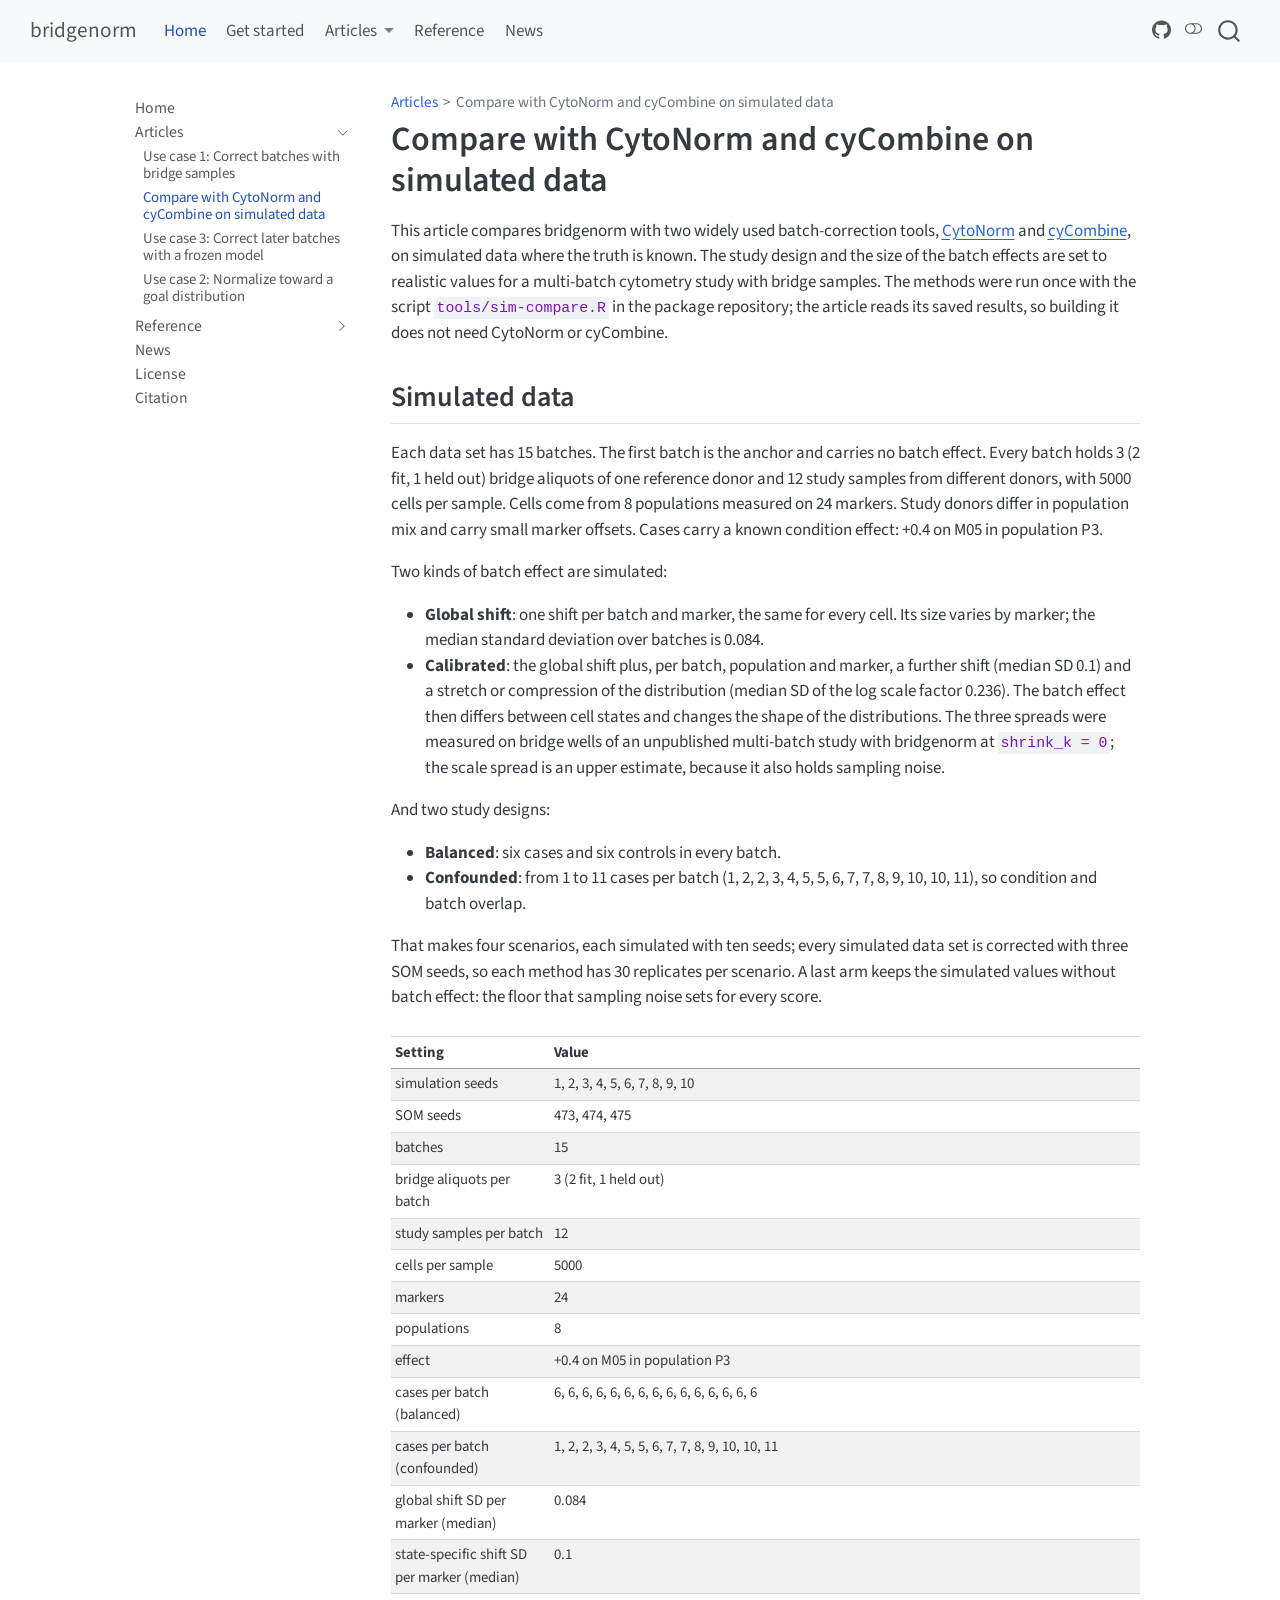
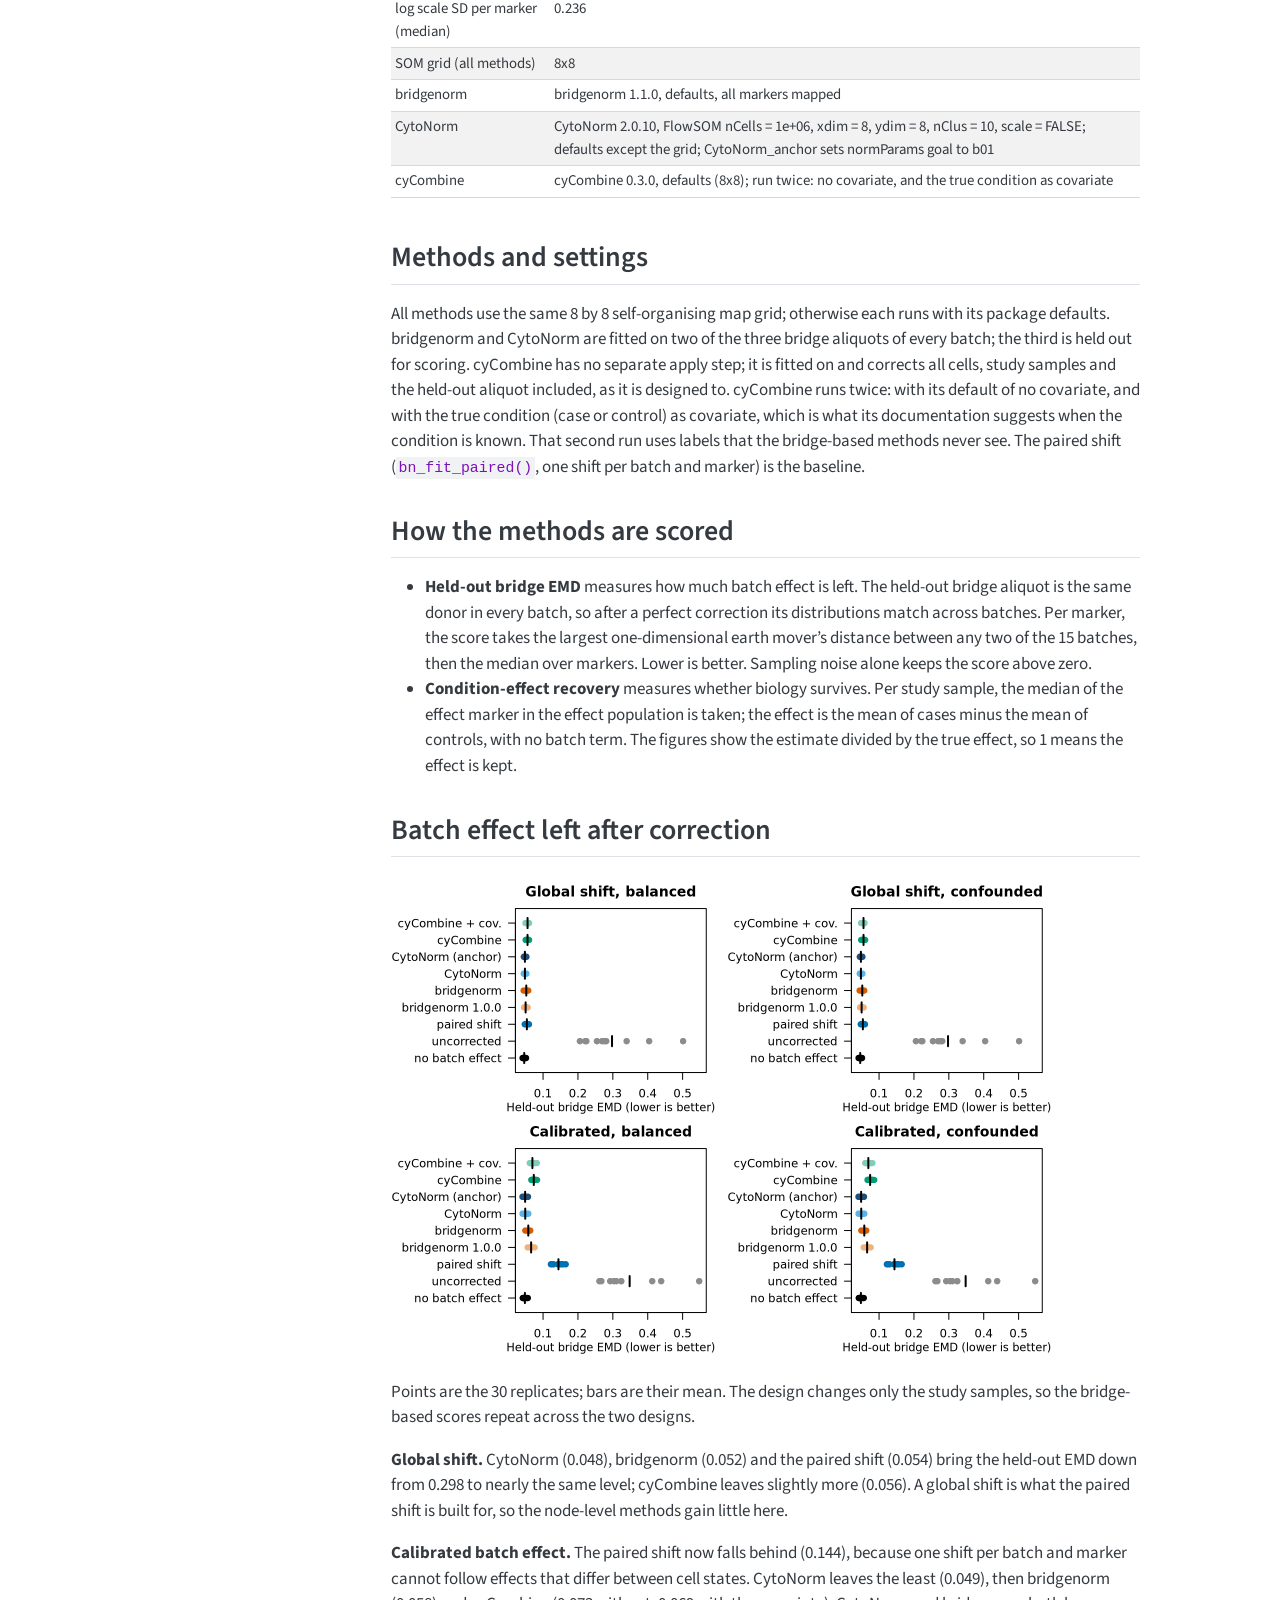
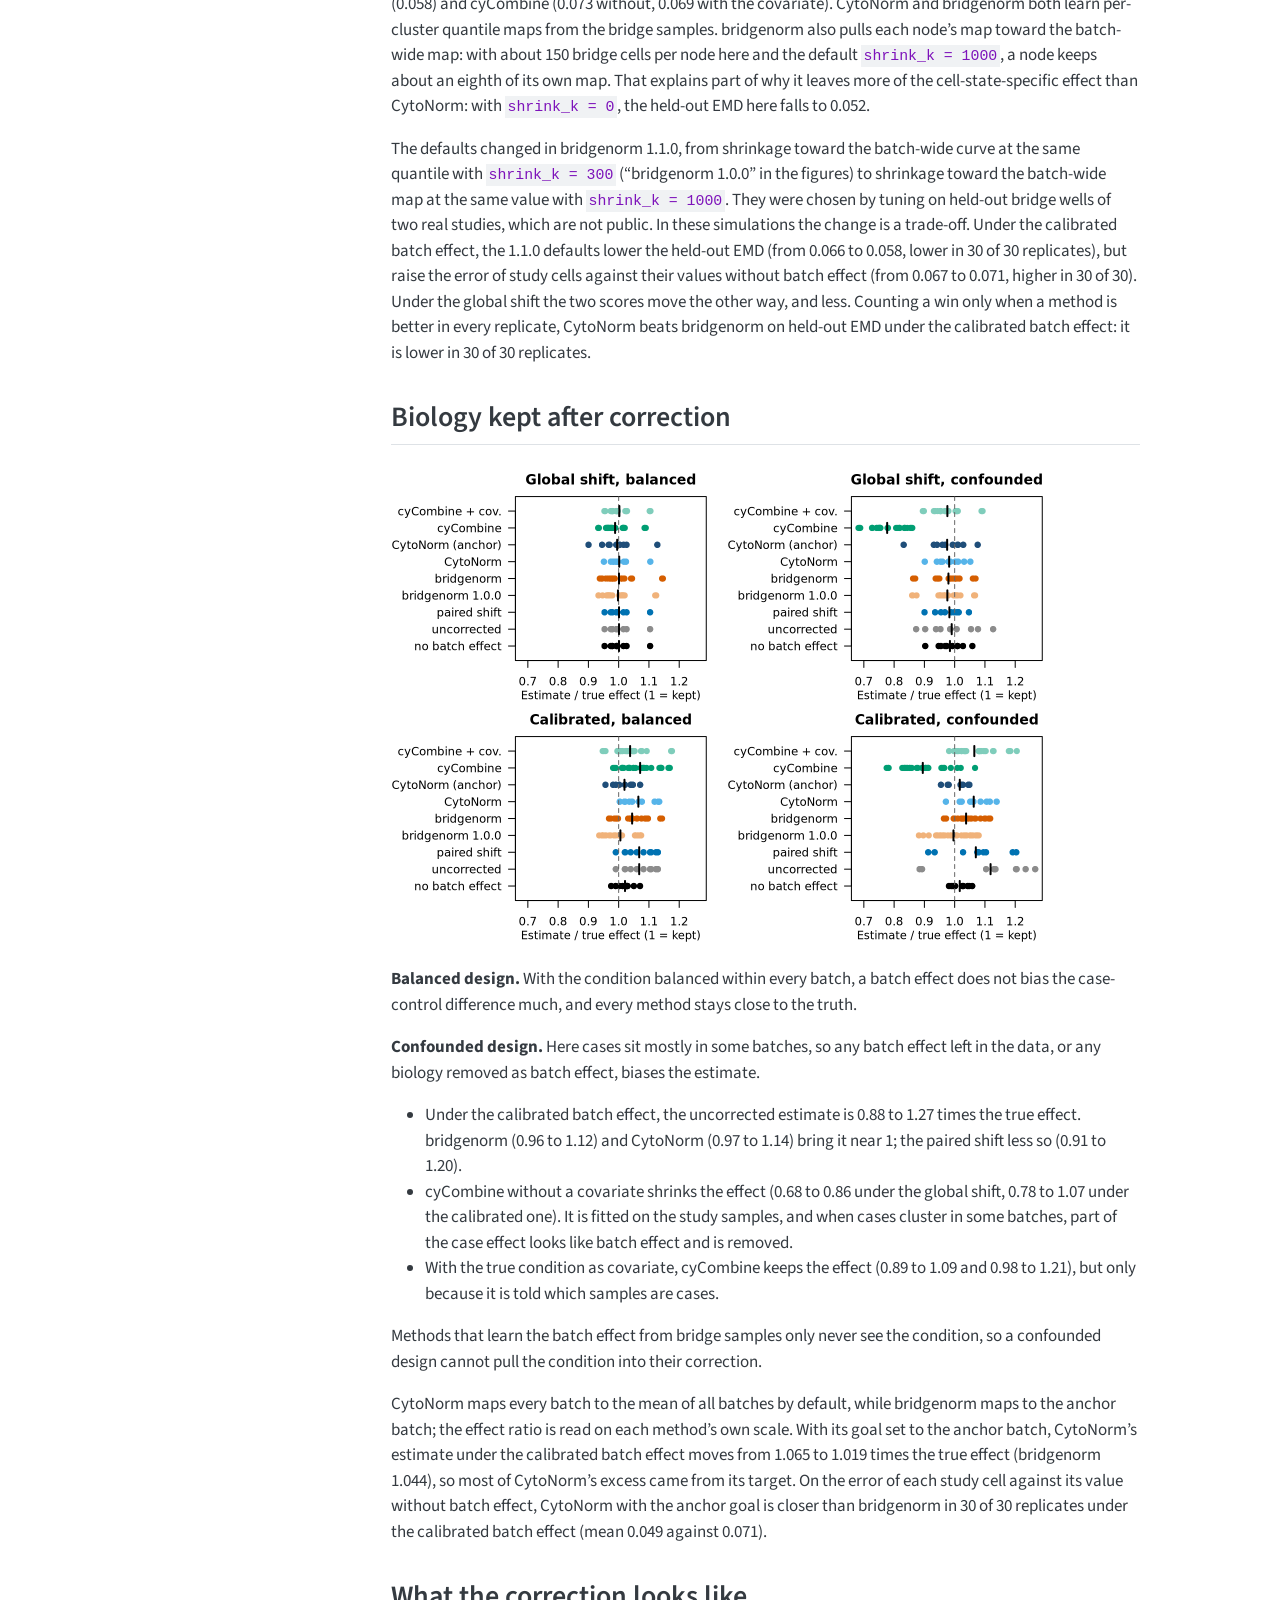
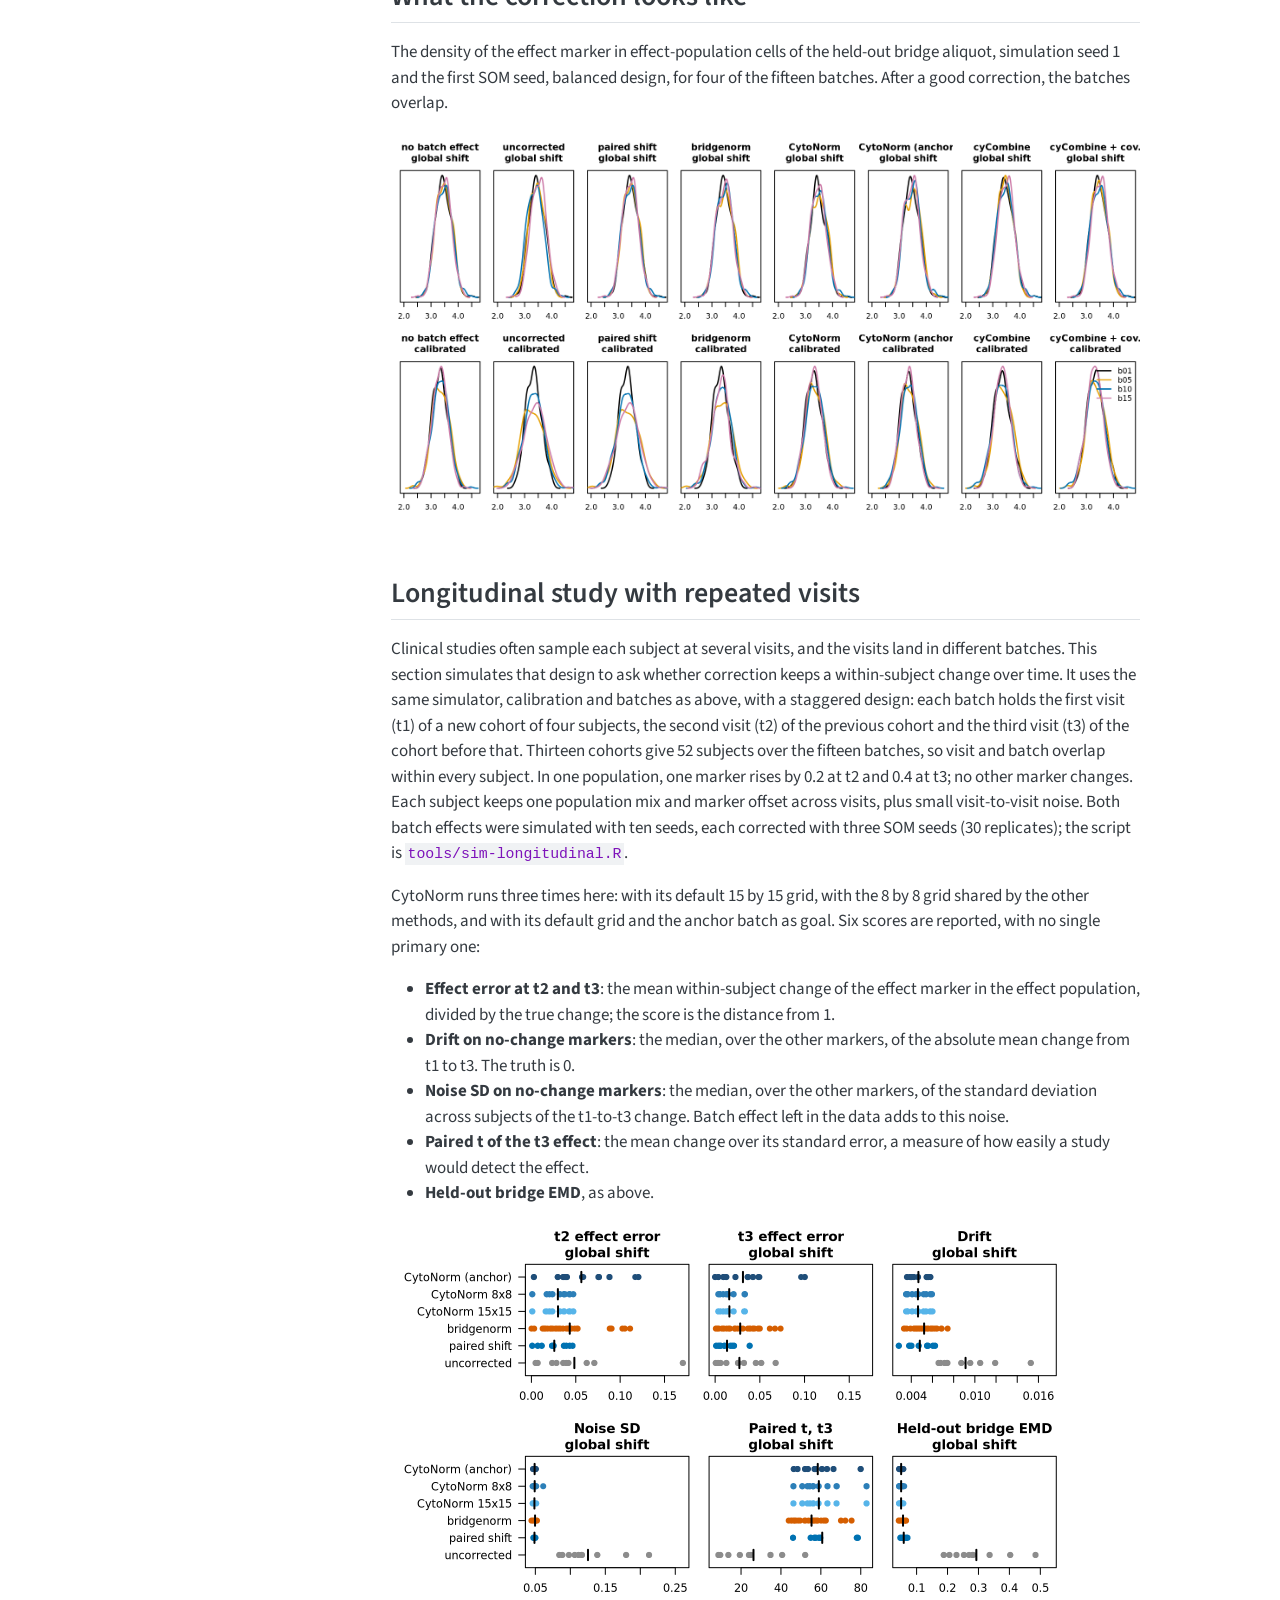
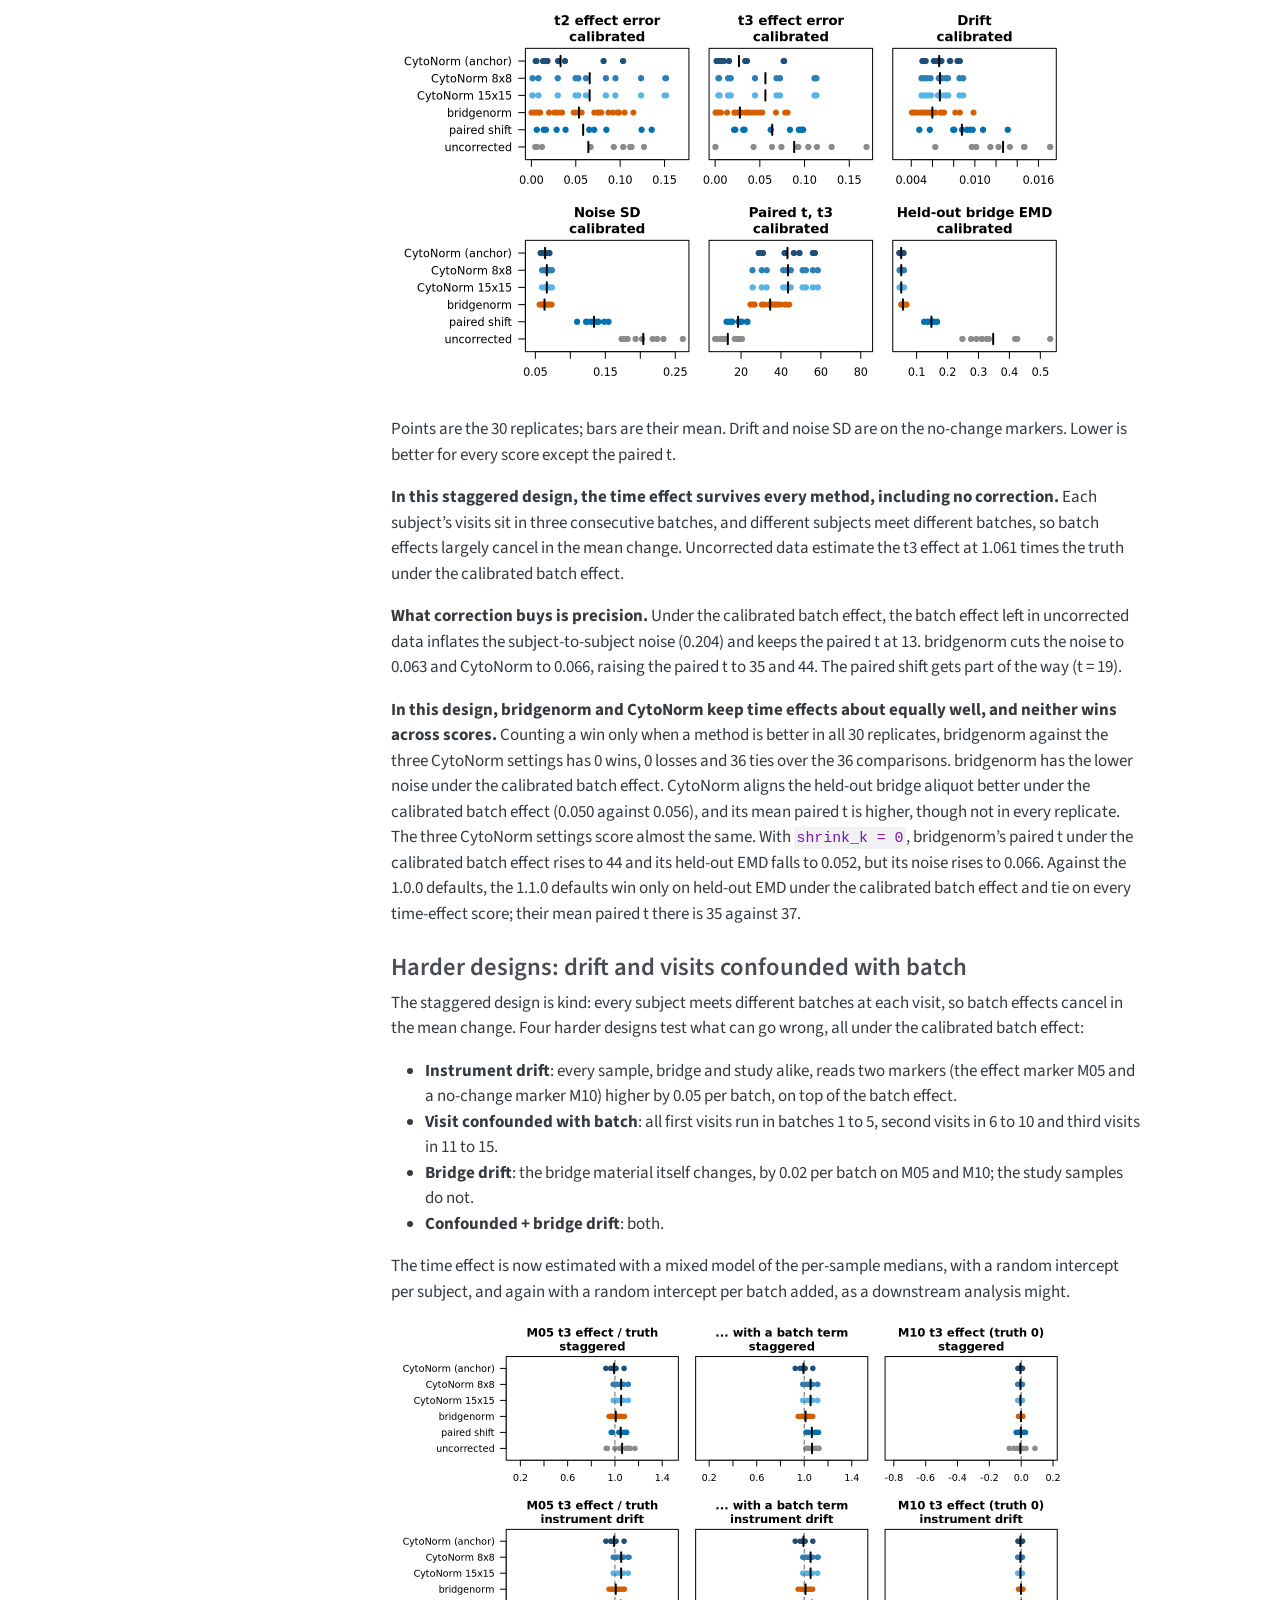
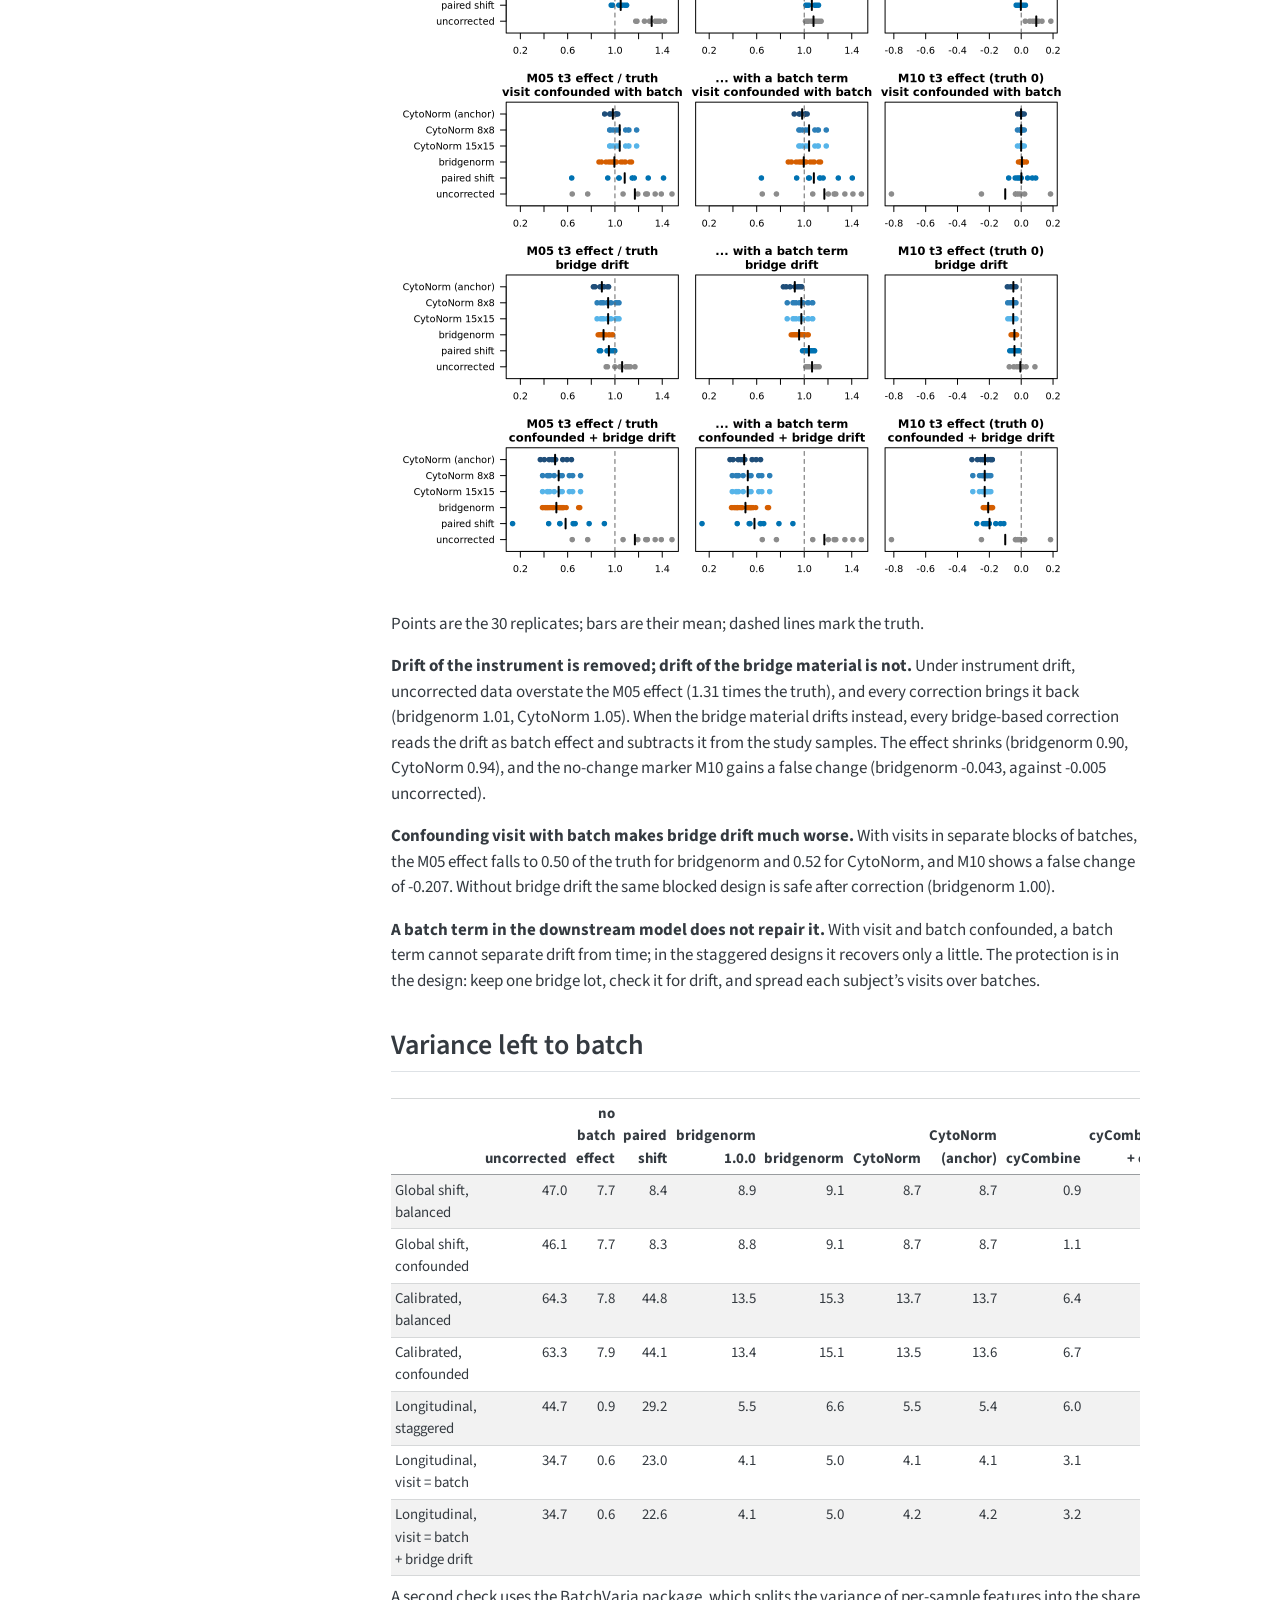
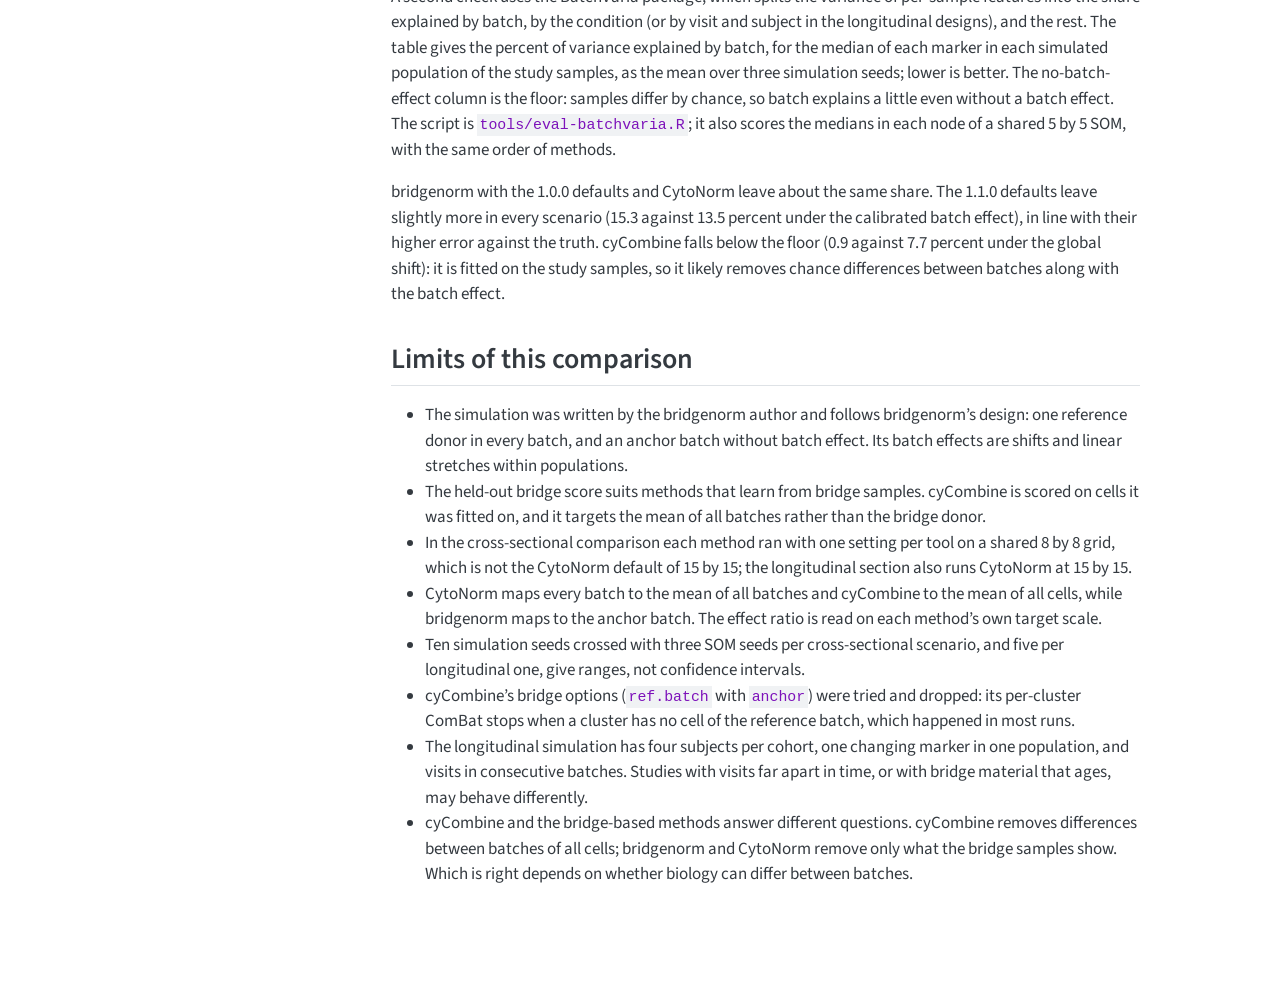
<file: vignettes/compare.html>
<!DOCTYPE html>
<html xmlns="http://www.w3.org/1999/xhtml" lang="en" xml:lang="en"><head>
<meta http-equiv="Content-Type" content="text/html; charset=UTF-8">
<meta charset="utf-8">
<meta name="generator" content="quarto-1.10.19">
<meta name="viewport" content="width=device-width, initial-scale=1.0, user-scalable=yes">
<title>Compare with CytoNorm and cyCombine on simulated data – bridgenorm</title>
<style>
/* Default styles provided by pandoc.
** See https://pandoc.org/MANUAL.html#variables-for-html for config info.
*/
span.smallcaps{font-variant: small-caps;}
div.columns{display: flex; gap: 1.5em;}
div.column{flex: auto;}
@media screen {
div.columns{gap: min(4vw, 1.5em);}
div.column{overflow-x: auto;}
}
div.hanging-indent{margin-left: 1.5em; text-indent: -1.5em;}
ul.task-list{list-style: none;}
ul.task-list li input[type="checkbox"] {
  width: 0.8em;
  margin: 0 0.8em 0.2em -1em; /* quarto-specific, see https://github.com/quarto-dev/quarto-cli/issues/4556 */ 
  vertical-align: middle;
}
</style>

<script src="../site_libs/quarto-nav/quarto-nav.js"></script>
<script src="../site_libs/quarto-nav/headroom.min.js"></script>
<script src="../site_libs/clipboard/clipboard.min.js"></script>
<script src="../site_libs/quarto-search/autocomplete.umd.js"></script>
<script src="../site_libs/quarto-search/fuse.min.js"></script>
<script src="../site_libs/quarto-search/quarto-search.js"></script>
<meta name="quarto:offset" content="../">
<script src="../site_libs/quarto-html/quarto.js" type="module"></script>
<script src="../site_libs/quarto-html/tabsets/tabsets.js" type="module"></script>
<script src="../site_libs/quarto-html/popper.min.js"></script>
<script src="../site_libs/quarto-html/tippy.umd.min.js"></script>
<script src="../site_libs/quarto-html/anchor.min.js"></script>
<link href="../site_libs/quarto-html/tippy.css" rel="stylesheet">
<link href="../site_libs/quarto-html/quarto-syntax-highlighting-bf27225e3a48a9273f3daa8f8e829971.css" rel="stylesheet" class="quarto-color-scheme" id="quarto-text-highlighting-styles">
<link href="../site_libs/quarto-html/quarto-syntax-highlighting-dark-b626d73c4c936ccc3cb08be7d45d1df6.css" rel="stylesheet" class="quarto-color-scheme quarto-color-alternate" id="quarto-text-highlighting-styles">
<link href="../site_libs/quarto-html/quarto-syntax-highlighting-bf27225e3a48a9273f3daa8f8e829971.css" rel="stylesheet" class="quarto-color-scheme-extra" id="quarto-text-highlighting-styles">
<script src="../site_libs/bootstrap/bootstrap.min.js"></script>
<link href="../site_libs/bootstrap/bootstrap-icons.css" rel="stylesheet">
<link href="../site_libs/bootstrap/bootstrap-cbf1fd589b2feeb3da8b94d52fd10830.min.css" rel="stylesheet" append-hash="true" class="quarto-color-scheme" id="quarto-bootstrap" data-mode="light">
<link href="../site_libs/bootstrap/bootstrap-dark-8394ba2926a69b74b325d882636bf2b7.min.css" rel="stylesheet" append-hash="true" class="quarto-color-scheme quarto-color-alternate" id="quarto-bootstrap" data-mode="dark">
<link href="../site_libs/bootstrap/bootstrap-cbf1fd589b2feeb3da8b94d52fd10830.min.css" rel="stylesheet" append-hash="true" class="quarto-color-scheme-extra" id="quarto-bootstrap" data-mode="light"><script id="quarto-search-options" type="application/json">{
  "location": "navbar",
  "copy-button": false,
  "collapse-after": 3,
  "panel-placement": "end",
  "type": "overlay",
  "limit": 50,
  "keyboard-shortcut": [
    "f",
    "/",
    "s"
  ],
  "show-item-context": false,
  "language": {
    "search-no-results-text": "No results",
    "search-matching-documents-text": "matching documents",
    "search-copy-link-title": "Copy link to search",
    "search-hide-matches-text": "Hide additional matches",
    "search-more-match-text": "more match in this document",
    "search-more-matches-text": "more matches in this document",
    "search-clear-button-title": "Clear",
    "search-text-placeholder": "",
    "search-detached-cancel-button-title": "Cancel",
    "search-submit-button-title": "Submit",
    "search-label": "Search"
  }
}</script>
</head>
<body class="nav-sidebar floating nav-fixed fullcontent quarto-light"><script id="quarto-html-before-body" type="application/javascript">
    const toggleBodyColorMode = (bsSheetEl) => {
      const mode = bsSheetEl.getAttribute("data-mode");
      const bodyEl = window.document.querySelector("body");
      if (mode === "dark") {
        bodyEl.classList.add("quarto-dark");
        bodyEl.classList.remove("quarto-light");
      } else {
        bodyEl.classList.add("quarto-light");
        bodyEl.classList.remove("quarto-dark");
      }
    }
    const toggleBodyColorPrimary = () => {
      const bsSheetEl = window.document.querySelector("link#quarto-bootstrap:not([rel=disabled-stylesheet])");
      if (bsSheetEl) {
        toggleBodyColorMode(bsSheetEl);
      }
    }
    const setColorSchemeToggle = (alternate) => {
      const toggles = window.document.querySelectorAll('.quarto-color-scheme-toggle');
      for (let i=0; i < toggles.length; i++) {
        const toggle = toggles[i];
        if (toggle) {
          if (alternate) {
            toggle.classList.add("alternate");
          } else {
            toggle.classList.remove("alternate");
          }
        }
      }
    };
    const toggleColorMode = (alternate) => {
      // Switch the stylesheets
      const primaryStylesheets = window.document.querySelectorAll('link.quarto-color-scheme:not(.quarto-color-alternate)');
      const alternateStylesheets = window.document.querySelectorAll('link.quarto-color-scheme.quarto-color-alternate');
      manageTransitions('#quarto-margin-sidebar .nav-link', false);
      if (alternate) {
        // note: dark is layered on light, we don't disable primary!
        enableStylesheet(alternateStylesheets);
        for (const sheetNode of alternateStylesheets) {
          if (sheetNode.id === "quarto-bootstrap") {
            toggleBodyColorMode(sheetNode);
          }
        }
      } else {
        disableStylesheet(alternateStylesheets);
        enableStylesheet(primaryStylesheets)
        toggleBodyColorPrimary();
      }
      manageTransitions('#quarto-margin-sidebar .nav-link', true);
      // Switch the toggles
      setColorSchemeToggle(alternate)
      // Hack to workaround the fact that safari doesn't
      // properly recolor the scrollbar when toggling (#1455)
      if (navigator.userAgent.indexOf('Safari') > 0 && navigator.userAgent.indexOf('Chrome') == -1) {
        manageTransitions("body", false);
        window.scrollTo(0, 1);
        setTimeout(() => {
          window.scrollTo(0, 0);
          manageTransitions("body", true);
        }, 40);
      }
    }
    const disableStylesheet = (stylesheets) => {
      for (let i=0; i < stylesheets.length; i++) {
        const stylesheet = stylesheets[i];
        stylesheet.rel = 'disabled-stylesheet';
      }
    }
    const enableStylesheet = (stylesheets) => {
      for (let i=0; i < stylesheets.length; i++) {
        const stylesheet = stylesheets[i];
        if(stylesheet.rel !== 'stylesheet') { // for Chrome, which will still FOUC without this check
          stylesheet.rel = 'stylesheet';
        }
      }
    }
    const manageTransitions = (selector, allowTransitions) => {
      const els = window.document.querySelectorAll(selector);
      for (let i=0; i < els.length; i++) {
        const el = els[i];
        if (allowTransitions) {
          el.classList.remove('notransition');
        } else {
          el.classList.add('notransition');
        }
      }
    }
    const isFileUrl = () => {
      return window.location.protocol === 'file:';
    }
    const hasAlternateSentinel = () => {
      let styleSentinel = getColorSchemeSentinel();
      if (styleSentinel !== null) {
        return styleSentinel === "alternate";
      } else {
        return false;
      }
    }
    const setStyleSentinel = (alternate) => {
      const value = alternate ? "alternate" : "default";
      if (!isFileUrl()) {
        window.localStorage.setItem("quarto-color-scheme", value);
      } else {
        localAlternateSentinel = value;
      }
    }
    const getColorSchemeSentinel = () => {
      if (!isFileUrl()) {
        const storageValue = window.localStorage.getItem("quarto-color-scheme");
        return storageValue != null ? storageValue : localAlternateSentinel;
      } else {
        return localAlternateSentinel;
      }
    }
    const toggleGiscusIfUsed = (isAlternate, darkModeDefault) => {
      const baseTheme = document.querySelector('#giscus-base-theme')?.value ?? 'light';
      const alternateTheme = document.querySelector('#giscus-alt-theme')?.value ?? 'dark';
      let newTheme = '';
      if(authorPrefersDark) {
        newTheme = isAlternate ? baseTheme : alternateTheme;
      } else {
        newTheme = isAlternate ? alternateTheme : baseTheme;
      }
      const changeGiscusTheme = () => {
        // From: https://github.com/giscus/giscus/issues/336
        const sendMessage = (message) => {
          const iframe = document.querySelector('iframe.giscus-frame');
          if (!iframe) return;
          iframe.contentWindow.postMessage({ giscus: message }, 'https://giscus.app');
        }
        sendMessage({
          setConfig: {
            theme: newTheme
          }
        });
      }
      const isGiscussLoaded = window.document.querySelector('iframe.giscus-frame') !== null;
      if (isGiscussLoaded) {
        changeGiscusTheme();
      }
    };
    const authorPrefersDark = false;
    const darkModeDefault = authorPrefersDark;
      document.querySelector('link#quarto-text-highlighting-styles.quarto-color-scheme-extra').rel = 'disabled-stylesheet';
      document.querySelector('link#quarto-bootstrap.quarto-color-scheme-extra').rel = 'disabled-stylesheet';
    let localAlternateSentinel = darkModeDefault ? 'alternate' : 'default';
    // Dark / light mode switch
    window.quartoToggleColorScheme = () => {
      // Read the current dark / light value
      let toAlternate = !hasAlternateSentinel();
      toggleColorMode(toAlternate);
      setStyleSentinel(toAlternate);
      toggleGiscusIfUsed(toAlternate, darkModeDefault);
      window.dispatchEvent(new Event('resize'));
    };
    // Switch to dark mode if need be
    if (hasAlternateSentinel()) {
      toggleColorMode(true);
    } else {
      toggleColorMode(false);
    }
  </script>

<div id="quarto-search-results"></div>
  <header id="quarto-header" class="headroom fixed-top"><nav class="navbar navbar-expand-lg " data-bs-theme="dark"><div class="navbar-container container-fluid">
      <div class="navbar-brand-container mx-auto">
    <a class="navbar-brand" href="../index.html">
    <span class="navbar-title">bridgenorm</span>
    </a>
  </div>
            <div id="quarto-search" class="" title="Search"></div>
          <button class="navbar-toggler" type="button" data-bs-toggle="collapse" data-bs-target="#navbarCollapse" aria-controls="navbarCollapse" role="menu" aria-expanded="false" aria-label="Toggle navigation" onclick="if (window.quartoToggleHeadroom) { window.quartoToggleHeadroom(); }">
  <span class="navbar-toggler-icon"></span>
</button>
          <div class="collapse navbar-collapse" id="navbarCollapse">
            <ul class="navbar-nav navbar-nav-scroll me-auto">
<li class="nav-item">
    <a class="nav-link active" href="../index.html" aria-current="page"> 
<span class="menu-text">Home</span></a>
  </li>  
  <li class="nav-item">
    <a class="nav-link" href="../vignettes/bridgenorm.html"> 
<span class="menu-text">Get started</span></a>
  </li>  
  <li class="nav-item dropdown ">
    <a class="nav-link dropdown-toggle" href="#" id="nav-menu-articles" role="link" data-bs-toggle="dropdown" aria-expanded="false">
 <span class="menu-text">Articles</span>
    </a>
    <ul class="dropdown-menu" aria-labelledby="nav-menu-articles">
<li>
    <a class="dropdown-item" href="../vignettes/bridgenorm.html">
 <span class="dropdown-text">Use case 1: Correct batches with bridge samples</span></a>
  </li>  
        <li>
    <a class="dropdown-item" href="../vignettes/goal-distribution.html">
 <span class="dropdown-text">Use case 2: Normalize toward a goal distribution</span></a>
  </li>  
        <li>
    <a class="dropdown-item" href="../vignettes/frozen-model.html">
 <span class="dropdown-text">Use case 3: Correct later batches with a frozen model</span></a>
  </li>  
        <li>
    <a class="dropdown-item" href="../vignettes/compare.html">
 <span class="dropdown-text">Compare with CytoNorm and cyCombine</span></a>
  </li>  
    </ul>
</li>
  <li class="nav-item">
    <a class="nav-link" href="../man/bn_fit.html"> 
<span class="menu-text">Reference</span></a>
  </li>  
  <li class="nav-item">
    <a class="nav-link" href="../NEWS.html"> 
<span class="menu-text">News</span></a>
  </li>  
</ul>
<ul class="navbar-nav navbar-nav-scroll ms-auto">
<li class="nav-item compact">
    <a class="nav-link" href="https://github.com/mdmanurung/bridgenorm"> <i class="bi bi-github" role="img" aria-label="bridgenorm GitHub">
</i> 
<span class="menu-text"></span></a>
  </li>  
</ul>
</div> <!-- /navcollapse -->
            <div class="quarto-navbar-tools">
  <a href="" class="quarto-color-scheme-toggle quarto-navigation-tool  px-1" onclick="window.quartoToggleColorScheme(); return false;" title="Toggle dark mode"><i class="bi"></i></a>
</div>
      </div> <!-- /container-fluid -->
    </nav><nav class="quarto-secondary-nav"><div class="container-fluid d-flex">
      <button type="button" class="quarto-btn-toggle btn" data-bs-toggle="collapse" role="button" data-bs-target=".quarto-sidebar-collapse-item" aria-controls="quarto-sidebar" aria-expanded="false" aria-label="Toggle sidebar navigation" onclick="if (window.quartoToggleHeadroom) { window.quartoToggleHeadroom(); }">
        <i class="bi bi-layout-text-sidebar-reverse"></i>
      </button>
        <nav class="quarto-page-breadcrumbs" aria-label="breadcrumb"><ol class="breadcrumb"><li class="breadcrumb-item"><a href="../vignettes/bridgenorm.html">Articles</a></li><li class="breadcrumb-item"><a href="../vignettes/compare.html">Compare with CytoNorm and cyCombine on simulated data</a></li></ol></nav>
        <a class="flex-grow-1" role="navigation" data-bs-toggle="collapse" data-bs-target=".quarto-sidebar-collapse-item" aria-controls="quarto-sidebar" aria-expanded="false" aria-label="Toggle sidebar navigation" onclick="if (window.quartoToggleHeadroom) { window.quartoToggleHeadroom(); }">      
        </a>
    </div>
  </nav></header><!-- content --><div id="quarto-content" class="quarto-container page-columns page-rows-contents page-layout-article page-navbar">
<!-- sidebar -->
  <nav id="quarto-sidebar" class="sidebar collapse collapse-horizontal quarto-sidebar-collapse-item sidebar-navigation floating overflow-auto"><div class="sidebar-menu-container"> 
    <ul class="list-unstyled mt-1">
<li class="sidebar-item">
  <div class="sidebar-item-container"> 
  <a href="../index.html" class="sidebar-item-text sidebar-link">
 <span class="menu-text">Home</span></a>
  </div>
</li>
        <li class="sidebar-item sidebar-item-section">
      <div class="sidebar-item-container"> 
            <a class="sidebar-item-text sidebar-link text-start" data-bs-toggle="collapse" data-bs-target="#quarto-sidebar-section-1" role="navigation" aria-expanded="true">
 <span class="menu-text">Articles</span></a>
          <a class="sidebar-item-toggle text-start" data-bs-toggle="collapse" data-bs-target="#quarto-sidebar-section-1" role="navigation" aria-expanded="true" aria-label="Toggle section">
            <i class="bi bi-chevron-right ms-2"></i>
          </a> 
      </div>
      <ul id="quarto-sidebar-section-1" class="collapse list-unstyled sidebar-section depth1 show">
<li class="sidebar-item">
  <div class="sidebar-item-container"> 
  <a href="../vignettes/bridgenorm.html" class="sidebar-item-text sidebar-link">
 <span class="menu-text">Use case 1: Correct batches with bridge samples</span></a>
  </div>
</li>
          <li class="sidebar-item">
  <div class="sidebar-item-container"> 
  <a href="../vignettes/compare.html" class="sidebar-item-text sidebar-link active">
 <span class="menu-text">Compare with CytoNorm and cyCombine on simulated data</span></a>
  </div>
</li>
          <li class="sidebar-item">
  <div class="sidebar-item-container"> 
  <a href="../vignettes/frozen-model.html" class="sidebar-item-text sidebar-link">
 <span class="menu-text">Use case 3: Correct later batches with a frozen model</span></a>
  </div>
</li>
          <li class="sidebar-item">
  <div class="sidebar-item-container"> 
  <a href="../vignettes/goal-distribution.html" class="sidebar-item-text sidebar-link">
 <span class="menu-text">Use case 2: Normalize toward a goal distribution</span></a>
  </div>
</li>
      </ul>
</li>
        <li class="sidebar-item sidebar-item-section">
      <div class="sidebar-item-container"> 
            <a class="sidebar-item-text sidebar-link text-start collapsed" data-bs-toggle="collapse" data-bs-target="#quarto-sidebar-section-2" role="navigation" aria-expanded="false">
 <span class="menu-text">Reference</span></a>
          <a class="sidebar-item-toggle text-start collapsed" data-bs-toggle="collapse" data-bs-target="#quarto-sidebar-section-2" role="navigation" aria-expanded="false" aria-label="Toggle section">
            <i class="bi bi-chevron-right ms-2"></i>
          </a> 
      </div>
      <ul id="quarto-sidebar-section-2" class="collapse list-unstyled sidebar-section depth1 ">
<li class="sidebar-item">
  <div class="sidebar-item-container"> 
  <a href="../man/bn_apply.html" class="sidebar-item-text sidebar-link">
 <span class="menu-text">bn_apply</span></a>
  </div>
</li>
          <li class="sidebar-item">
  <div class="sidebar-item-container"> 
  <a href="../man/bn_bridges.html" class="sidebar-item-text sidebar-link">
 <span class="menu-text">bn_bridges</span></a>
  </div>
</li>
          <li class="sidebar-item">
  <div class="sidebar-item-container"> 
  <a href="../man/bn_fit_paired.html" class="sidebar-item-text sidebar-link">
 <span class="menu-text">bn_fit_paired</span></a>
  </div>
</li>
          <li class="sidebar-item">
  <div class="sidebar-item-container"> 
  <a href="../man/bn_fit.html" class="sidebar-item-text sidebar-link">
 <span class="menu-text">bn_fit</span></a>
  </div>
</li>
          <li class="sidebar-item">
  <div class="sidebar-item-container"> 
  <a href="../man/bn_reference_noise.html" class="sidebar-item-text sidebar-link">
 <span class="menu-text">bn_reference_noise</span></a>
  </div>
</li>
          <li class="sidebar-item">
  <div class="sidebar-item-container"> 
  <a href="../man/bn_save.html" class="sidebar-item-text sidebar-link">
 <span class="menu-text">bn_save</span></a>
  </div>
</li>
      </ul>
</li>
        <li class="sidebar-item">
  <div class="sidebar-item-container"> 
  <a href="../NEWS.html" class="sidebar-item-text sidebar-link">
 <span class="menu-text">News</span></a>
  </div>
</li>
        <li class="sidebar-item">
  <div class="sidebar-item-container"> 
  <a href="../LICENSE.html" class="sidebar-item-text sidebar-link">
 <span class="menu-text">License</span></a>
  </div>
</li>
        <li class="sidebar-item">
  <div class="sidebar-item-container"> 
  <a href="../CITATION.html" class="sidebar-item-text sidebar-link">
 <span class="menu-text">Citation</span></a>
  </div>
</li>
    </ul>
</div>
</nav><div id="quarto-sidebar-glass" class="quarto-sidebar-collapse-item" data-bs-toggle="collapse" data-bs-target=".quarto-sidebar-collapse-item"></div>
<!-- margin-sidebar -->
    
<!-- main -->
<main class="content" id="quarto-document-content"><header id="title-block-header" class="quarto-title-block default"><nav class="quarto-page-breadcrumbs quarto-title-breadcrumbs d-none d-lg-block" aria-label="breadcrumb"><ol class="breadcrumb"><li class="breadcrumb-item"><a href="../vignettes/bridgenorm.html">Articles</a></li><li class="breadcrumb-item"><a href="../vignettes/compare.html">Compare with CytoNorm and cyCombine on simulated data</a></li></ol></nav><div class="quarto-title">
<h1 class="title">Compare with CytoNorm and cyCombine on simulated data</h1>
</div>



<div class="quarto-title-meta">

    
  
    
  </div>
  


</header><p>This article compares bridgenorm with two widely used batch-correction tools, <a href="https://github.com/saeyslab/CytoNorm">CytoNorm</a> and <a href="https://github.com/biosurf/cyCombine">cyCombine</a>, on simulated data where the truth is known. The study design and the size of the batch effects are set to realistic values for a multi-batch cytometry study with bridge samples. The methods were run once with the script <code>tools/sim-compare.R</code> in the package repository; the article reads its saved results, so building it does not need CytoNorm or cyCombine.</p>
<section id="simulated-data" class="level2"><h2 class="anchored" data-anchor-id="simulated-data">Simulated data</h2>
<p>Each data set has 15 batches. The first batch is the anchor and carries no batch effect. Every batch holds 3 (2 fit, 1 held out) bridge aliquots of one reference donor and 12 study samples from different donors, with 5000 cells per sample. Cells come from 8 populations measured on 24 markers. Study donors differ in population mix and carry small marker offsets. Cases carry a known condition effect: +0.4 on M05 in population P3.</p>
<p>Two kinds of batch effect are simulated:</p>
<ul>
<li>
<strong>Global shift</strong>: one shift per batch and marker, the same for every cell. Its size varies by marker; the median standard deviation over batches is 0.084.</li>
<li>
<strong>Calibrated</strong>: the global shift plus, per batch, population and marker, a further shift (median SD 0.1) and a stretch or compression of the distribution (median SD of the log scale factor 0.236). The batch effect then differs between cell states and changes the shape of the distributions. The three spreads were measured on bridge wells of an unpublished multi-batch study with bridgenorm at <code>shrink_k = 0</code>; the scale spread is an upper estimate, because it also holds sampling noise.</li>
</ul>
<p>And two study designs:</p>
<ul>
<li>
<strong>Balanced</strong>: six cases and six controls in every batch.</li>
<li>
<strong>Confounded</strong>: from 1 to 11 cases per batch (1, 2, 2, 3, 4, 5, 5, 6, 7, 7, 8, 9, 10, 10, 11), so condition and batch overlap.</li>
</ul>
<p>That makes four scenarios, each simulated with ten seeds; every simulated data set is corrected with three SOM seeds, so each method has 30 replicates per scenario. A last arm keeps the simulated values without batch effect: the floor that sampling noise sets for every score.</p>
<div class="cell">
<div class="cell-output-display">
<table class="caption-top table table-sm table-striped small">
<colgroup>
<col style="width: 21%">
<col style="width: 78%">
</colgroup>
<thead><tr class="header">
<th style="text-align: left;">Setting</th>
<th style="text-align: left;">Value</th>
</tr></thead>
<tbody>
<tr class="odd">
<td style="text-align: left;">simulation seeds</td>
<td style="text-align: left;">1, 2, 3, 4, 5, 6, 7, 8, 9, 10</td>
</tr>
<tr class="even">
<td style="text-align: left;">SOM seeds</td>
<td style="text-align: left;">473, 474, 475</td>
</tr>
<tr class="odd">
<td style="text-align: left;">batches</td>
<td style="text-align: left;">15</td>
</tr>
<tr class="even">
<td style="text-align: left;">bridge aliquots per batch</td>
<td style="text-align: left;">3 (2 fit, 1 held out)</td>
</tr>
<tr class="odd">
<td style="text-align: left;">study samples per batch</td>
<td style="text-align: left;">12</td>
</tr>
<tr class="even">
<td style="text-align: left;">cells per sample</td>
<td style="text-align: left;">5000</td>
</tr>
<tr class="odd">
<td style="text-align: left;">markers</td>
<td style="text-align: left;">24</td>
</tr>
<tr class="even">
<td style="text-align: left;">populations</td>
<td style="text-align: left;">8</td>
</tr>
<tr class="odd">
<td style="text-align: left;">effect</td>
<td style="text-align: left;">+0.4 on M05 in population P3</td>
</tr>
<tr class="even">
<td style="text-align: left;">cases per batch (balanced)</td>
<td style="text-align: left;">6, 6, 6, 6, 6, 6, 6, 6, 6, 6, 6, 6, 6, 6, 6</td>
</tr>
<tr class="odd">
<td style="text-align: left;">cases per batch (confounded)</td>
<td style="text-align: left;">1, 2, 2, 3, 4, 5, 5, 6, 7, 7, 8, 9, 10, 10, 11</td>
</tr>
<tr class="even">
<td style="text-align: left;">global shift SD per marker (median)</td>
<td style="text-align: left;">0.084</td>
</tr>
<tr class="odd">
<td style="text-align: left;">state-specific shift SD per marker (median)</td>
<td style="text-align: left;">0.1</td>
</tr>
<tr class="even">
<td style="text-align: left;">log scale SD per marker (median)</td>
<td style="text-align: left;">0.236</td>
</tr>
<tr class="odd">
<td style="text-align: left;">SOM grid (all methods)</td>
<td style="text-align: left;">8x8</td>
</tr>
<tr class="even">
<td style="text-align: left;">bridgenorm</td>
<td style="text-align: left;">bridgenorm 1.1.0, defaults, all markers mapped</td>
</tr>
<tr class="odd">
<td style="text-align: left;">CytoNorm</td>
<td style="text-align: left;">CytoNorm 2.0.10, FlowSOM nCells = 1e+06, xdim = 8, ydim = 8, nClus = 10, scale = FALSE; defaults except the grid; CytoNorm_anchor sets normParams goal to b01</td>
</tr>
<tr class="even">
<td style="text-align: left;">cyCombine</td>
<td style="text-align: left;">cyCombine 0.3.0, defaults (8x8); run twice: no covariate, and the true condition as covariate</td>
</tr>
</tbody>
</table>
</div>
</div>
</section><section id="methods-and-settings" class="level2"><h2 class="anchored" data-anchor-id="methods-and-settings">Methods and settings</h2>
<p>All methods use the same 8 by 8 self-organising map grid; otherwise each runs with its package defaults. bridgenorm and CytoNorm are fitted on two of the three bridge aliquots of every batch; the third is held out for scoring. cyCombine has no separate apply step; it is fitted on and corrects all cells, study samples and the held-out aliquot included, as it is designed to. cyCombine runs twice: with its default of no covariate, and with the true condition (case or control) as covariate, which is what its documentation suggests when the condition is known. That second run uses labels that the bridge-based methods never see. The paired shift (<code>bn_fit_paired()</code>, one shift per batch and marker) is the baseline.</p>
</section><section id="how-the-methods-are-scored" class="level2"><h2 class="anchored" data-anchor-id="how-the-methods-are-scored">How the methods are scored</h2>
<ul>
<li>
<strong>Held-out bridge EMD</strong> measures how much batch effect is left. The held-out bridge aliquot is the same donor in every batch, so after a perfect correction its distributions match across batches. Per marker, the score takes the largest one-dimensional earth mover’s distance between any two of the 15 batches, then the median over markers. Lower is better. Sampling noise alone keeps the score above zero.</li>
<li>
<strong>Condition-effect recovery</strong> measures whether biology survives. Per study sample, the median of the effect marker in the effect population is taken; the effect is the mean of cases minus the mean of controls, with no batch term. The figures show the estimate divided by the true effect, so 1 means the effect is kept.</li>
</ul></section><section id="batch-effect-left-after-correction" class="level2"><h2 class="anchored" data-anchor-id="batch-effect-left-after-correction">Batch effect left after correction</h2>
<div class="cell">
<div class="cell-output-display">
<div>
<figure class="figure"><p><img src="compare_files/figure-html/emd-1.png" class="img-fluid figure-img" width="672"></p>
</figure>
</div>
</div>
</div>
<p>Points are the 30 replicates; bars are their mean. The design changes only the study samples, so the bridge-based scores repeat across the two designs.</p>
<p><strong>Global shift.</strong> CytoNorm (0.048), bridgenorm (0.052) and the paired shift (0.054) bring the held-out EMD down from 0.298 to nearly the same level; cyCombine leaves slightly more (0.056). A global shift is what the paired shift is built for, so the node-level methods gain little here.</p>
<p><strong>Calibrated batch effect.</strong> The paired shift now falls behind (0.144), because one shift per batch and marker cannot follow effects that differ between cell states. CytoNorm leaves the least (0.049), then bridgenorm (0.058) and cyCombine (0.073 without, 0.069 with the covariate). CytoNorm and bridgenorm both learn per-cluster quantile maps from the bridge samples. bridgenorm also pulls each node’s map toward the batch-wide map: with about 150 bridge cells per node here and the default <code>shrink_k = 1000</code>, a node keeps about an eighth of its own map. That explains part of why it leaves more of the cell-state-specific effect than CytoNorm: with <code>shrink_k = 0</code>, the held-out EMD here falls to 0.052.</p>
<p>The defaults changed in bridgenorm 1.1.0, from shrinkage toward the batch-wide curve at the same quantile with <code>shrink_k = 300</code> (“bridgenorm 1.0.0” in the figures) to shrinkage toward the batch-wide map at the same value with <code>shrink_k = 1000</code>. They were chosen by tuning on held-out bridge wells of two real studies, which are not public. In these simulations the change is a trade-off. Under the calibrated batch effect, the 1.1.0 defaults lower the held-out EMD (from 0.066 to 0.058, lower in 30 of 30 replicates), but raise the error of study cells against their values without batch effect (from 0.067 to 0.071, higher in 30 of 30). Under the global shift the two scores move the other way, and less. Counting a win only when a method is better in every replicate, CytoNorm beats bridgenorm on held-out EMD under the calibrated batch effect: it is lower in 30 of 30 replicates.</p>
</section><section id="biology-kept-after-correction" class="level2"><h2 class="anchored" data-anchor-id="biology-kept-after-correction">Biology kept after correction</h2>
<div class="cell">
<div class="cell-output-display">
<div>
<figure class="figure"><p><img src="compare_files/figure-html/effect-1.png" class="img-fluid figure-img" width="672"></p>
</figure>
</div>
</div>
</div>
<p><strong>Balanced design.</strong> With the condition balanced within every batch, a batch effect does not bias the case-control difference much, and every method stays close to the truth.</p>
<p><strong>Confounded design.</strong> Here cases sit mostly in some batches, so any batch effect left in the data, or any biology removed as batch effect, biases the estimate.</p>
<ul>
<li>Under the calibrated batch effect, the uncorrected estimate is 0.88 to 1.27 times the true effect. bridgenorm (0.96 to 1.12) and CytoNorm (0.97 to 1.14) bring it near 1; the paired shift less so (0.91 to 1.20).</li>
<li>cyCombine without a covariate shrinks the effect (0.68 to 0.86 under the global shift, 0.78 to 1.07 under the calibrated one). It is fitted on the study samples, and when cases cluster in some batches, part of the case effect looks like batch effect and is removed.</li>
<li>With the true condition as covariate, cyCombine keeps the effect (0.89 to 1.09 and 0.98 to 1.21), but only because it is told which samples are cases.</li>
</ul>
<p>Methods that learn the batch effect from bridge samples only never see the condition, so a confounded design cannot pull the condition into their correction.</p>
<p>CytoNorm maps every batch to the mean of all batches by default, while bridgenorm maps to the anchor batch; the effect ratio is read on each method’s own scale. With its goal set to the anchor batch, CytoNorm’s estimate under the calibrated batch effect moves from 1.065 to 1.019 times the true effect (bridgenorm 1.044), so most of CytoNorm’s excess came from its target. On the error of each study cell against its value without batch effect, CytoNorm with the anchor goal is closer than bridgenorm in 30 of 30 replicates under the calibrated batch effect (mean 0.049 against 0.071).</p>
</section><section id="what-the-correction-looks-like" class="level2"><h2 class="anchored" data-anchor-id="what-the-correction-looks-like">What the correction looks like</h2>
<p>The density of the effect marker in effect-population cells of the held-out bridge aliquot, simulation seed 1 and the first SOM seed, balanced design, for four of the fifteen batches. After a good correction, the batches overlap.</p>
<div class="cell">
<div class="cell-output-display">
<div>
<figure class="figure"><p><img src="compare_files/figure-html/densities-1.png" class="img-fluid figure-img" width="864"></p>
</figure>
</div>
</div>
</div>
</section><section id="longitudinal-study-with-repeated-visits" class="level2"><h2 class="anchored" data-anchor-id="longitudinal-study-with-repeated-visits">Longitudinal study with repeated visits</h2>
<p>Clinical studies often sample each subject at several visits, and the visits land in different batches. This section simulates that design to ask whether correction keeps a within-subject change over time. It uses the same simulator, calibration and batches as above, with a staggered design: each batch holds the first visit (t1) of a new cohort of four subjects, the second visit (t2) of the previous cohort and the third visit (t3) of the cohort before that. Thirteen cohorts give 52 subjects over the fifteen batches, so visit and batch overlap within every subject. In one population, one marker rises by 0.2 at t2 and 0.4 at t3; no other marker changes. Each subject keeps one population mix and marker offset across visits, plus small visit-to-visit noise. Both batch effects were simulated with ten seeds, each corrected with three SOM seeds (30 replicates); the script is <code>tools/sim-longitudinal.R</code>.</p>
<p>CytoNorm runs three times here: with its default 15 by 15 grid, with the 8 by 8 grid shared by the other methods, and with its default grid and the anchor batch as goal. Six scores are reported, with no single primary one:</p>
<ul>
<li>
<strong>Effect error at t2 and t3</strong>: the mean within-subject change of the effect marker in the effect population, divided by the true change; the score is the distance from 1.</li>
<li>
<strong>Drift on no-change markers</strong>: the median, over the other markers, of the absolute mean change from t1 to t3. The truth is 0.</li>
<li>
<strong>Noise SD on no-change markers</strong>: the median, over the other markers, of the standard deviation across subjects of the t1-to-t3 change. Batch effect left in the data adds to this noise.</li>
<li>
<strong>Paired t of the t3 effect</strong>: the mean change over its standard error, a measure of how easily a study would detect the effect.</li>
<li>
<strong>Held-out bridge EMD</strong>, as above.</li>
</ul>
<div class="cell">
<div class="cell-output-display">
<div>
<figure class="figure"><p><img src="compare_files/figure-html/longitudinal-1.png" class="img-fluid figure-img" width="672"></p>
</figure>
</div>
</div>
</div>
<p>Points are the 30 replicates; bars are their mean. Drift and noise SD are on the no-change markers. Lower is better for every score except the paired t.</p>
<p><strong>In this staggered design, the time effect survives every method, including no correction.</strong> Each subject’s visits sit in three consecutive batches, and different subjects meet different batches, so batch effects largely cancel in the mean change. Uncorrected data estimate the t3 effect at 1.061 times the truth under the calibrated batch effect.</p>
<p><strong>What correction buys is precision.</strong> Under the calibrated batch effect, the batch effect left in uncorrected data inflates the subject-to-subject noise (0.204) and keeps the paired t at 13. bridgenorm cuts the noise to 0.063 and CytoNorm to 0.066, raising the paired t to 35 and 44. The paired shift gets part of the way (t = 19).</p>
<p><strong>In this design, bridgenorm and CytoNorm keep time effects about equally well, and neither wins across scores.</strong> Counting a win only when a method is better in all 30 replicates, bridgenorm against the three CytoNorm settings has 0 wins, 0 losses and 36 ties over the 36 comparisons. bridgenorm has the lower noise under the calibrated batch effect. CytoNorm aligns the held-out bridge aliquot better under the calibrated batch effect (0.050 against 0.056), and its mean paired t is higher, though not in every replicate. The three CytoNorm settings score almost the same. With <code>shrink_k = 0</code>, bridgenorm’s paired t under the calibrated batch effect rises to 44 and its held-out EMD falls to 0.052, but its noise rises to 0.066. Against the 1.0.0 defaults, the 1.1.0 defaults win only on held-out EMD under the calibrated batch effect and tie on every time-effect score; their mean paired t there is 35 against 37.</p>
<section id="harder-designs-drift-and-visits-confounded-with-batch" class="level3"><h3 class="anchored" data-anchor-id="harder-designs-drift-and-visits-confounded-with-batch">Harder designs: drift and visits confounded with batch</h3>
<p>The staggered design is kind: every subject meets different batches at each visit, so batch effects cancel in the mean change. Four harder designs test what can go wrong, all under the calibrated batch effect:</p>
<ul>
<li>
<strong>Instrument drift</strong>: every sample, bridge and study alike, reads two markers (the effect marker M05 and a no-change marker M10) higher by 0.05 per batch, on top of the batch effect.</li>
<li>
<strong>Visit confounded with batch</strong>: all first visits run in batches 1 to 5, second visits in 6 to 10 and third visits in 11 to 15.</li>
<li>
<strong>Bridge drift</strong>: the bridge material itself changes, by 0.02 per batch on M05 and M10; the study samples do not.</li>
<li>
<strong>Confounded + bridge drift</strong>: both.</li>
</ul>
<p>The time effect is now estimated with a mixed model of the per-sample medians, with a random intercept per subject, and again with a random intercept per batch added, as a downstream analysis might.</p>
<div class="cell">
<div class="cell-output-display">
<div>
<figure class="figure"><p><img src="compare_files/figure-html/designs-1.png" class="img-fluid figure-img" width="672"></p>
</figure>
</div>
</div>
</div>
<p>Points are the 30 replicates; bars are their mean; dashed lines mark the truth.</p>
<p><strong>Drift of the instrument is removed; drift of the bridge material is not.</strong> Under instrument drift, uncorrected data overstate the M05 effect (1.31 times the truth), and every correction brings it back (bridgenorm 1.01, CytoNorm 1.05). When the bridge material drifts instead, every bridge-based correction reads the drift as batch effect and subtracts it from the study samples. The effect shrinks (bridgenorm 0.90, CytoNorm 0.94), and the no-change marker M10 gains a false change (bridgenorm -0.043, against -0.005 uncorrected).</p>
<p><strong>Confounding visit with batch makes bridge drift much worse.</strong> With visits in separate blocks of batches, the M05 effect falls to 0.50 of the truth for bridgenorm and 0.52 for CytoNorm, and M10 shows a false change of -0.207. Without bridge drift the same blocked design is safe after correction (bridgenorm 1.00).</p>
<p><strong>A batch term in the downstream model does not repair it.</strong> With visit and batch confounded, a batch term cannot separate drift from time; in the staggered designs it recovers only a little. The protection is in the design: keep one bridge lot, check it for drift, and spread each subject’s visits over batches.</p>
</section></section><section id="variance-left-to-batch" class="level2"><h2 class="anchored" data-anchor-id="variance-left-to-batch">Variance left to batch</h2>
<div class="cell">
<div class="cell-output-display">
<table class="caption-top table table-sm table-striped small">
<colgroup>
<col style="width: 25%">
<col style="width: 7%">
<col style="width: 9%">
<col style="width: 7%">
<col style="width: 10%">
<col style="width: 6%">
<col style="width: 5%">
<col style="width: 10%">
<col style="width: 6%">
<col style="width: 10%">
</colgroup>
<thead><tr class="header">
<th style="text-align: left;"></th>
<th style="text-align: right;">uncorrected</th>
<th style="text-align: right;">no batch effect</th>
<th style="text-align: right;">paired shift</th>
<th style="text-align: right;">bridgenorm 1.0.0</th>
<th style="text-align: right;">bridgenorm</th>
<th style="text-align: right;">CytoNorm</th>
<th style="text-align: right;">CytoNorm (anchor)</th>
<th style="text-align: right;">cyCombine</th>
<th style="text-align: right;">cyCombine + cov.</th>
</tr></thead>
<tbody>
<tr class="odd">
<td style="text-align: left;">Global shift, balanced</td>
<td style="text-align: right;">47.0</td>
<td style="text-align: right;">7.7</td>
<td style="text-align: right;">8.4</td>
<td style="text-align: right;">8.9</td>
<td style="text-align: right;">9.1</td>
<td style="text-align: right;">8.7</td>
<td style="text-align: right;">8.7</td>
<td style="text-align: right;">0.9</td>
<td style="text-align: right;">0.9</td>
</tr>
<tr class="even">
<td style="text-align: left;">Global shift, confounded</td>
<td style="text-align: right;">46.1</td>
<td style="text-align: right;">7.7</td>
<td style="text-align: right;">8.3</td>
<td style="text-align: right;">8.8</td>
<td style="text-align: right;">9.1</td>
<td style="text-align: right;">8.7</td>
<td style="text-align: right;">8.7</td>
<td style="text-align: right;">1.1</td>
<td style="text-align: right;">0.9</td>
</tr>
<tr class="odd">
<td style="text-align: left;">Calibrated, balanced</td>
<td style="text-align: right;">64.3</td>
<td style="text-align: right;">7.8</td>
<td style="text-align: right;">44.8</td>
<td style="text-align: right;">13.5</td>
<td style="text-align: right;">15.3</td>
<td style="text-align: right;">13.7</td>
<td style="text-align: right;">13.7</td>
<td style="text-align: right;">6.4</td>
<td style="text-align: right;">6.1</td>
</tr>
<tr class="even">
<td style="text-align: left;">Calibrated, confounded</td>
<td style="text-align: right;">63.3</td>
<td style="text-align: right;">7.9</td>
<td style="text-align: right;">44.1</td>
<td style="text-align: right;">13.4</td>
<td style="text-align: right;">15.1</td>
<td style="text-align: right;">13.5</td>
<td style="text-align: right;">13.6</td>
<td style="text-align: right;">6.7</td>
<td style="text-align: right;">6.2</td>
</tr>
<tr class="odd">
<td style="text-align: left;">Longitudinal, staggered</td>
<td style="text-align: right;">44.7</td>
<td style="text-align: right;">0.9</td>
<td style="text-align: right;">29.2</td>
<td style="text-align: right;">5.5</td>
<td style="text-align: right;">6.6</td>
<td style="text-align: right;">5.5</td>
<td style="text-align: right;">5.4</td>
<td style="text-align: right;">6.0</td>
<td style="text-align: right;"></td>
</tr>
<tr class="even">
<td style="text-align: left;">Longitudinal, visit = batch</td>
<td style="text-align: right;">34.7</td>
<td style="text-align: right;">0.6</td>
<td style="text-align: right;">23.0</td>
<td style="text-align: right;">4.1</td>
<td style="text-align: right;">5.0</td>
<td style="text-align: right;">4.1</td>
<td style="text-align: right;">4.1</td>
<td style="text-align: right;">3.1</td>
<td style="text-align: right;"></td>
</tr>
<tr class="odd">
<td style="text-align: left;">Longitudinal, visit = batch + bridge drift</td>
<td style="text-align: right;">34.7</td>
<td style="text-align: right;">0.6</td>
<td style="text-align: right;">22.6</td>
<td style="text-align: right;">4.1</td>
<td style="text-align: right;">5.0</td>
<td style="text-align: right;">4.2</td>
<td style="text-align: right;">4.2</td>
<td style="text-align: right;">3.2</td>
<td style="text-align: right;"></td>
</tr>
</tbody>
</table>
</div>
</div>
<p>A second check uses the BatchVaria package, which splits the variance of per-sample features into the share explained by batch, by the condition (or by visit and subject in the longitudinal designs), and the rest. The table gives the percent of variance explained by batch, for the median of each marker in each simulated population of the study samples, as the mean over three simulation seeds; lower is better. The no-batch-effect column is the floor: samples differ by chance, so batch explains a little even without a batch effect. The script is <code>tools/eval-batchvaria.R</code>; it also scores the medians in each node of a shared 5 by 5 SOM, with the same order of methods.</p>
<p>bridgenorm with the 1.0.0 defaults and CytoNorm leave about the same share. The 1.1.0 defaults leave slightly more in every scenario (15.3 against 13.5 percent under the calibrated batch effect), in line with their higher error against the truth. cyCombine falls below the floor (0.9 against 7.7 percent under the global shift): it is fitted on the study samples, so it likely removes chance differences between batches along with the batch effect.</p>
</section><section id="limits-of-this-comparison" class="level2"><h2 class="anchored" data-anchor-id="limits-of-this-comparison">Limits of this comparison</h2>
<ul>
<li>The simulation was written by the bridgenorm author and follows bridgenorm’s design: one reference donor in every batch, and an anchor batch without batch effect. Its batch effects are shifts and linear stretches within populations.</li>
<li>The held-out bridge score suits methods that learn from bridge samples. cyCombine is scored on cells it was fitted on, and it targets the mean of all batches rather than the bridge donor.</li>
<li>In the cross-sectional comparison each method ran with one setting per tool on a shared 8 by 8 grid, which is not the CytoNorm default of 15 by 15; the longitudinal section also runs CytoNorm at 15 by 15.</li>
<li>CytoNorm maps every batch to the mean of all batches and cyCombine to the mean of all cells, while bridgenorm maps to the anchor batch. The effect ratio is read on each method’s own target scale.</li>
<li>Ten simulation seeds crossed with three SOM seeds per cross-sectional scenario, and five per longitudinal one, give ranges, not confidence intervals.</li>
<li>cyCombine’s bridge options (<code>ref.batch</code> with <code>anchor</code>) were tried and dropped: its per-cluster ComBat stops when a cluster has no cell of the reference batch, which happened in most runs.</li>
<li>The longitudinal simulation has four subjects per cohort, one changing marker in one population, and visits in consecutive batches. Studies with visits far apart in time, or with bridge material that ages, may behave differently.</li>
<li>cyCombine and the bridge-based methods answer different questions. cyCombine removes differences between batches of all cells; bridgenorm and CytoNorm remove only what the bridge samples show. Which is right depends on whether biology can differ between batches.</li>
</ul>


</section></main><!-- /main --><script id="quarto-html-after-body" type="application/javascript">
  window.document.addEventListener("DOMContentLoaded", function (event) {
    // Ensure there is a toggle, if there isn't float one in the top right
    if (window.document.querySelector('.quarto-color-scheme-toggle') === null) {
      const a = window.document.createElement('a');
      a.classList.add('top-right');
      a.classList.add('quarto-color-scheme-toggle');
      a.href = "";
      a.onclick = function() { try { window.quartoToggleColorScheme(); } catch {} return false; };
      const i = window.document.createElement("i");
      i.classList.add('bi');
      a.appendChild(i);
      window.document.body.appendChild(a);
    }
    setColorSchemeToggle(hasAlternateSentinel())
    const icon = "";
    const anchorJS = new window.AnchorJS();
    anchorJS.options = {
      placement: 'right',
      icon: icon
    };
    anchorJS.add('.anchored');
    const isCodeAnnotation = (el) => {
      for (const clz of el.classList) {
        if (clz.startsWith('code-annotation-')) {                     
          return true;
        }
      }
      return false;
    }
    const onCopySuccess = function(e) {
      // button target
      const button = e.trigger;
      // don't keep focus
      button.blur();
      // flash "checked"
      button.classList.add('code-copy-button-checked');
      var currentTitle = button.getAttribute("title");
      button.setAttribute("title", "Copied!");
      let tooltip;
      if (window.bootstrap) {
        button.setAttribute("data-bs-toggle", "tooltip");
        button.setAttribute("data-bs-placement", "left");
        button.setAttribute("data-bs-title", "Copied!");
        tooltip = new bootstrap.Tooltip(button, 
          { trigger: "manual", 
            customClass: "code-copy-button-tooltip",
            offset: [0, -8]});
        tooltip.show();    
      }
      setTimeout(function() {
        if (tooltip) {
          tooltip.hide();
          button.removeAttribute("data-bs-title");
          button.removeAttribute("data-bs-toggle");
          button.removeAttribute("data-bs-placement");
        }
        button.setAttribute("title", currentTitle);
        button.classList.remove('code-copy-button-checked');
      }, 1000);
      // clear code selection
      e.clearSelection();
    }
    const getTextToCopy = function(trigger) {
      const outerScaffold = trigger.parentElement.cloneNode(true);
      const codeEl = outerScaffold.querySelector('code');
      for (const childEl of codeEl.children) {
        if (isCodeAnnotation(childEl)) {
          childEl.remove();
        }
      }
      return codeEl.innerText;
    }
    const clipboard = new window.ClipboardJS('.code-copy-button:not([data-in-quarto-modal])', {
      text: getTextToCopy
    });
    clipboard.on('success', onCopySuccess);
    if (window.document.getElementById('quarto-embedded-source-code-modal')) {
      const clipboardModal = new window.ClipboardJS('.code-copy-button[data-in-quarto-modal]', {
        text: getTextToCopy,
        container: window.document.getElementById('quarto-embedded-source-code-modal')
      });
      clipboardModal.on('success', onCopySuccess);
    }
      var localhostRegex = new RegExp(/^(?:http|https):\/\/localhost\:?[0-9]*\//);
      var mailtoRegex = new RegExp(/^mailto:/);
        var filterRegex = new RegExp("https:\/\/mdmanurung\.github\.io\/bridgenorm\/");
      var isInternal = (href) => {
          return filterRegex.test(href) || localhostRegex.test(href) || mailtoRegex.test(href);
      }
      // Inspect non-navigation links and adorn them if external
     var links = window.document.querySelectorAll('a[href]:not(.nav-link):not(.navbar-brand):not(.toc-action):not(.sidebar-link):not(.sidebar-item-toggle):not(.pagination-link):not(.no-external):not([aria-hidden]):not(.dropdown-item):not(.quarto-navigation-tool):not(.about-link)');
      for (var i=0; i<links.length; i++) {
        const link = links[i];
        if (!isInternal(link.href)) {
          // undo the damage that might have been done by quarto-nav.js in the case of
          // links that we want to consider external
          if (link.dataset.originalHref !== undefined) {
            link.href = link.dataset.originalHref;
          }
        }
      }
    function tippyHover(el, contentFn, onTriggerFn, onUntriggerFn) {
      const config = {
        allowHTML: true,
        maxWidth: 500,
        delay: 100,
        arrow: false,
        appendTo: function(el) {
            return el.parentElement;
        },
        interactive: true,
        interactiveBorder: 10,
        theme: 'quarto',
        placement: 'bottom-start',
      };
      if (contentFn) {
        config.content = contentFn;
      }
      if (onTriggerFn) {
        config.onTrigger = onTriggerFn;
      }
      if (onUntriggerFn) {
        config.onUntrigger = onUntriggerFn;
      }
      window.tippy(el, config); 
    }
    const noterefs = window.document.querySelectorAll('a[role="doc-noteref"]');
    for (var i=0; i<noterefs.length; i++) {
      const ref = noterefs[i];
      tippyHover(ref, function() {
        // use id or data attribute instead here
        let href = ref.getAttribute('data-footnote-href') || ref.getAttribute('href');
        try { href = new URL(href).hash; } catch {}
        const id = href.replace(/^#\/?/, "");
        const note = window.document.getElementById(id);
        if (note) {
          return note.innerHTML;
        } else {
          return "";
        }
      });
    }
    const xrefs = window.document.querySelectorAll('a.quarto-xref');
    const processXRef = (id, note) => {
      // Strip column container classes
      const stripColumnClz = (el) => {
        el.classList.remove("page-full", "page-columns");
        if (el.children) {
          for (const child of el.children) {
            stripColumnClz(child);
          }
        }
      }
      stripColumnClz(note)
      if (id === null || id.startsWith('sec-')) {
        // Special case sections, only their first couple elements
        const container = document.createElement("div");
        if (note.children && note.children.length > 2) {
          container.appendChild(note.children[0].cloneNode(true));
          for (let i = 1; i < note.children.length; i++) {
            const child = note.children[i];
            if (child.tagName === "P" && child.innerText === "") {
              continue;
            } else {
              container.appendChild(child.cloneNode(true));
              break;
            }
          }
          if (window.Quarto?.typesetMath) {
            window.Quarto.typesetMath(container);
          }
          return container.innerHTML
        } else {
          if (window.Quarto?.typesetMath) {
            window.Quarto.typesetMath(note);
          }
          return note.innerHTML;
        }
      } else {
        // Remove any anchor links if they are present
        const anchorLink = note.querySelector('a.anchorjs-link');
        if (anchorLink) {
          anchorLink.remove();
        }
        if (window.Quarto?.typesetMath) {
          window.Quarto.typesetMath(note);
        }
        if (note.classList.contains("callout")) {
          return note.outerHTML;
        } else {
          return note.innerHTML;
        }
      }
    }
    for (var i=0; i<xrefs.length; i++) {
      const xref = xrefs[i];
      tippyHover(xref, undefined, function(instance) {
        instance.disable();
        let url = xref.getAttribute('href');
        let hash = undefined; 
        if (url.startsWith('#')) {
          hash = url;
        } else {
          try { hash = new URL(url).hash; } catch {}
        }
        if (hash) {
          const id = hash.replace(/^#\/?/, "");
          const note = window.document.getElementById(id);
          if (note !== null) {
            try {
              const html = processXRef(id, note.cloneNode(true));
              instance.setContent(html);
            } finally {
              instance.enable();
              instance.show();
            }
          } else {
            // See if we can fetch this
            fetch(url.split('#')[0])
            .then(res => res.text())
            .then(html => {
              const parser = new DOMParser();
              const htmlDoc = parser.parseFromString(html, "text/html");
              const note = htmlDoc.getElementById(id);
              if (note !== null) {
                const html = processXRef(id, note);
                instance.setContent(html);
              } 
            }).finally(() => {
              instance.enable();
              instance.show();
            });
          }
        } else {
          // See if we can fetch a full url (with no hash to target)
          // This is a special case and we should probably do some content thinning / targeting
          fetch(url)
          .then(res => res.text())
          .then(html => {
            const parser = new DOMParser();
            const htmlDoc = parser.parseFromString(html, "text/html");
            const note = htmlDoc.querySelector('main.content');
            if (note !== null) {
              // This should only happen for chapter cross references
              // (since there is no id in the URL)
              // remove the first header
              if (note.children.length > 0 && note.children[0].tagName === "HEADER") {
                note.children[0].remove();
              }
              const html = processXRef(null, note);
              instance.setContent(html);
            } 
          }).finally(() => {
            instance.enable();
            instance.show();
          });
        }
      }, function(instance) {
      });
    }
        let selectedAnnoteEl;
        const selectorForAnnotation = ( cell, annotation) => {
          let cellAttr = 'data-code-cell="' + cell + '"';
          let lineAttr = 'data-code-annotation="' +  annotation + '"';
          const selector = 'span[' + cellAttr + '][' + lineAttr + ']';
          return selector;
        }
        const selectCodeLines = (annoteEl) => {
          const doc = window.document;
          const targetCell = annoteEl.getAttribute("data-target-cell");
          const targetAnnotation = annoteEl.getAttribute("data-target-annotation");
          const annoteSpan = window.document.querySelector(selectorForAnnotation(targetCell, targetAnnotation));
          const lines = annoteSpan.getAttribute("data-code-lines").split(",");
          const lineIds = lines.map((line) => {
            return targetCell + "-" + line;
          })
          let top = null;
          let height = null;
          let parent = null;
          if (lineIds.length > 0) {
              //compute the position of the single el (top and bottom and make a div)
              const el = window.document.getElementById(lineIds[0]);
              top = el.offsetTop;
              height = el.offsetHeight;
              parent = el.parentElement.parentElement;
            if (lineIds.length > 1) {
              const lastEl = window.document.getElementById(lineIds[lineIds.length - 1]);
              const bottom = lastEl.offsetTop + lastEl.offsetHeight;
              height = bottom - top;
            }
            if (top !== null && height !== null && parent !== null) {
              // cook up a div (if necessary) and position it 
              let div = window.document.getElementById("code-annotation-line-highlight");
              if (div === null) {
                div = window.document.createElement("div");
                div.setAttribute("id", "code-annotation-line-highlight");
                div.style.position = 'absolute';
                parent.appendChild(div);
              }
              div.style.top = top - 2 + "px";
              div.style.height = height + 4 + "px";
              div.style.left = 0;
              let gutterDiv = window.document.getElementById("code-annotation-line-highlight-gutter");
              if (gutterDiv === null) {
                gutterDiv = window.document.createElement("div");
                gutterDiv.setAttribute("id", "code-annotation-line-highlight-gutter");
                gutterDiv.style.position = 'absolute';
                const codeCell = window.document.getElementById(targetCell);
                const gutter = codeCell.querySelector('.code-annotation-gutter');
                gutter.appendChild(gutterDiv);
              }
              gutterDiv.style.top = top - 2 + "px";
              gutterDiv.style.height = height + 4 + "px";
            }
            selectedAnnoteEl = annoteEl;
          }
        };
        const unselectCodeLines = () => {
          const elementsIds = ["code-annotation-line-highlight", "code-annotation-line-highlight-gutter"];
          elementsIds.forEach((elId) => {
            const div = window.document.getElementById(elId);
            if (div) {
              div.remove();
            }
          });
          selectedAnnoteEl = undefined;
        };
          // Handle positioning of the toggle
      window.addEventListener(
        "resize",
        throttle(() => {
          elRect = undefined;
          if (selectedAnnoteEl) {
            selectCodeLines(selectedAnnoteEl);
          }
        }, 10)
      );
      function throttle(fn, ms) {
      let throttle = false;
      let timer;
        return (...args) => {
          if(!throttle) { // first call gets through
              fn.apply(this, args);
              throttle = true;
          } else { // all the others get throttled
              if(timer) clearTimeout(timer); // cancel #2
              timer = setTimeout(() => {
                fn.apply(this, args);
                timer = throttle = false;
              }, ms);
          }
        };
      }
        // Attach click handler to the DT
        const annoteDls = window.document.querySelectorAll('dt[data-target-cell]');
        for (const annoteDlNode of annoteDls) {
          annoteDlNode.addEventListener('click', (event) => {
            const clickedEl = event.target;
            if (clickedEl !== selectedAnnoteEl) {
              unselectCodeLines();
              const activeEl = window.document.querySelector('dt[data-target-cell].code-annotation-active');
              if (activeEl) {
                activeEl.classList.remove('code-annotation-active');
              }
              selectCodeLines(clickedEl);
              clickedEl.classList.add('code-annotation-active');
            } else {
              // Unselect the line
              unselectCodeLines();
              clickedEl.classList.remove('code-annotation-active');
            }
          });
        }
    const findCites = (el) => {
      const parentEl = el.parentElement;
      if (parentEl) {
        const cites = parentEl.dataset.cites;
        if (cites) {
          return {
            el,
            cites: cites.split(' ')
          };
        } else {
          return findCites(el.parentElement)
        }
      } else {
        return undefined;
      }
    };
    var bibliorefs = window.document.querySelectorAll('a[role="doc-biblioref"]');
    for (var i=0; i<bibliorefs.length; i++) {
      const ref = bibliorefs[i];
      const citeInfo = findCites(ref);
      if (citeInfo) {
        tippyHover(citeInfo.el, function() {
          var popup = window.document.createElement('div');
          citeInfo.cites.forEach(function(cite) {
            var citeDiv = window.document.createElement('div');
            citeDiv.classList.add('hanging-indent');
            citeDiv.classList.add('csl-entry');
            var biblioDiv = window.document.getElementById('ref-' + cite);
            if (biblioDiv) {
              citeDiv.innerHTML = biblioDiv.innerHTML;
            }
            popup.appendChild(citeDiv);
          });
          return popup.innerHTML;
        });
      }
    }
  });
  </script>
</div> <!-- /content -->



</body></html>
</file>
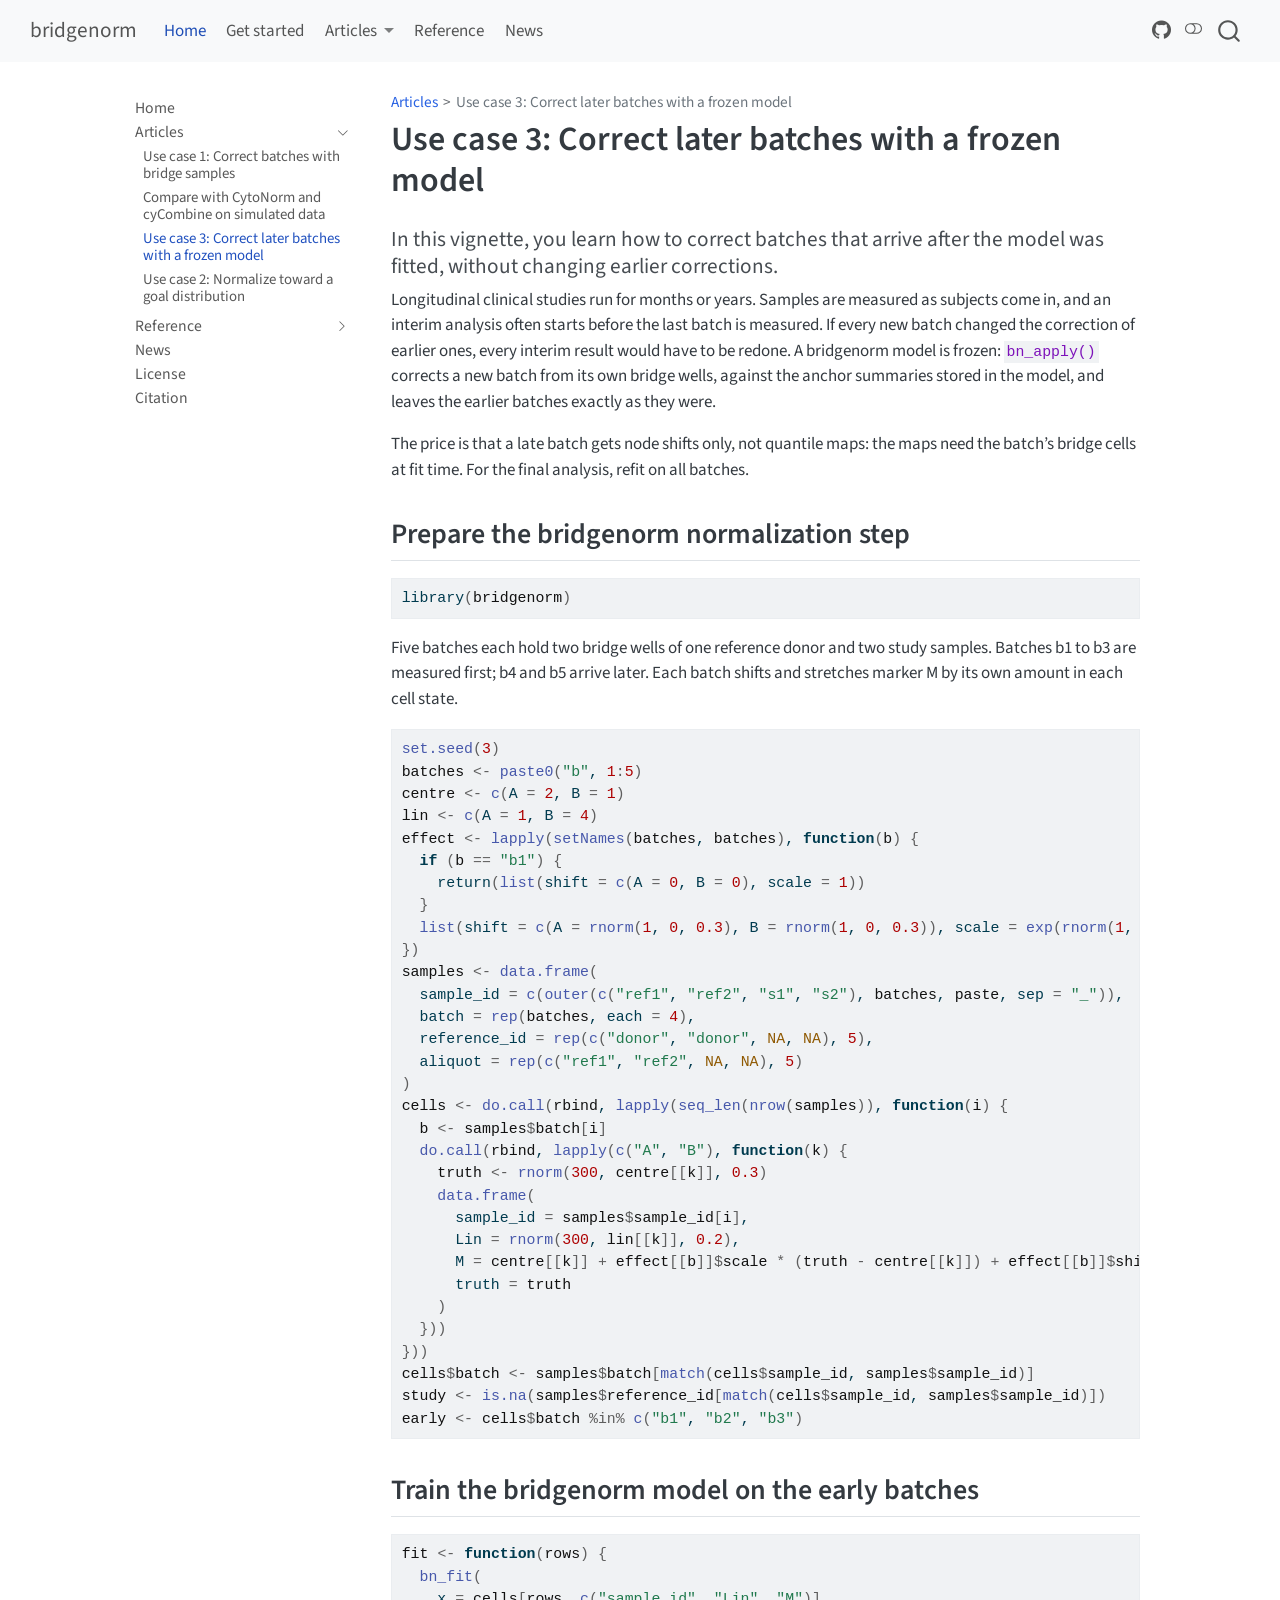
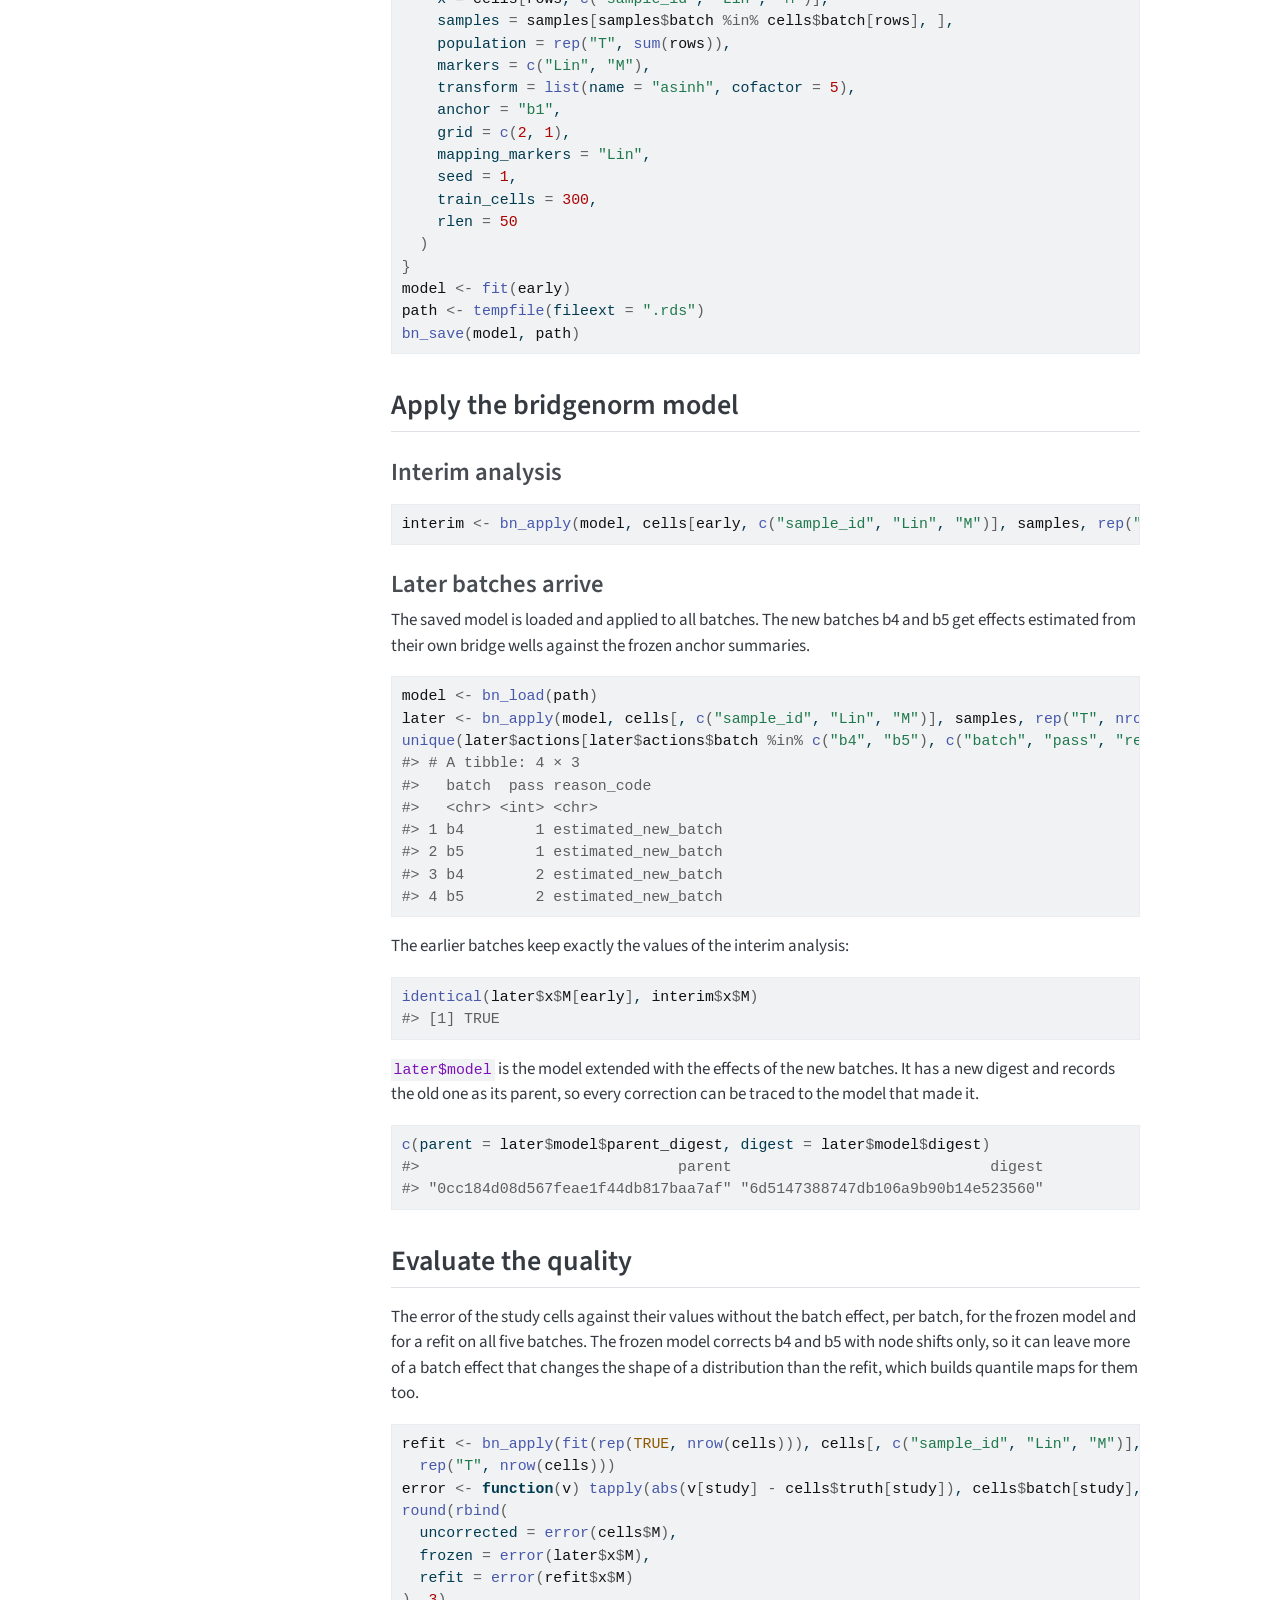
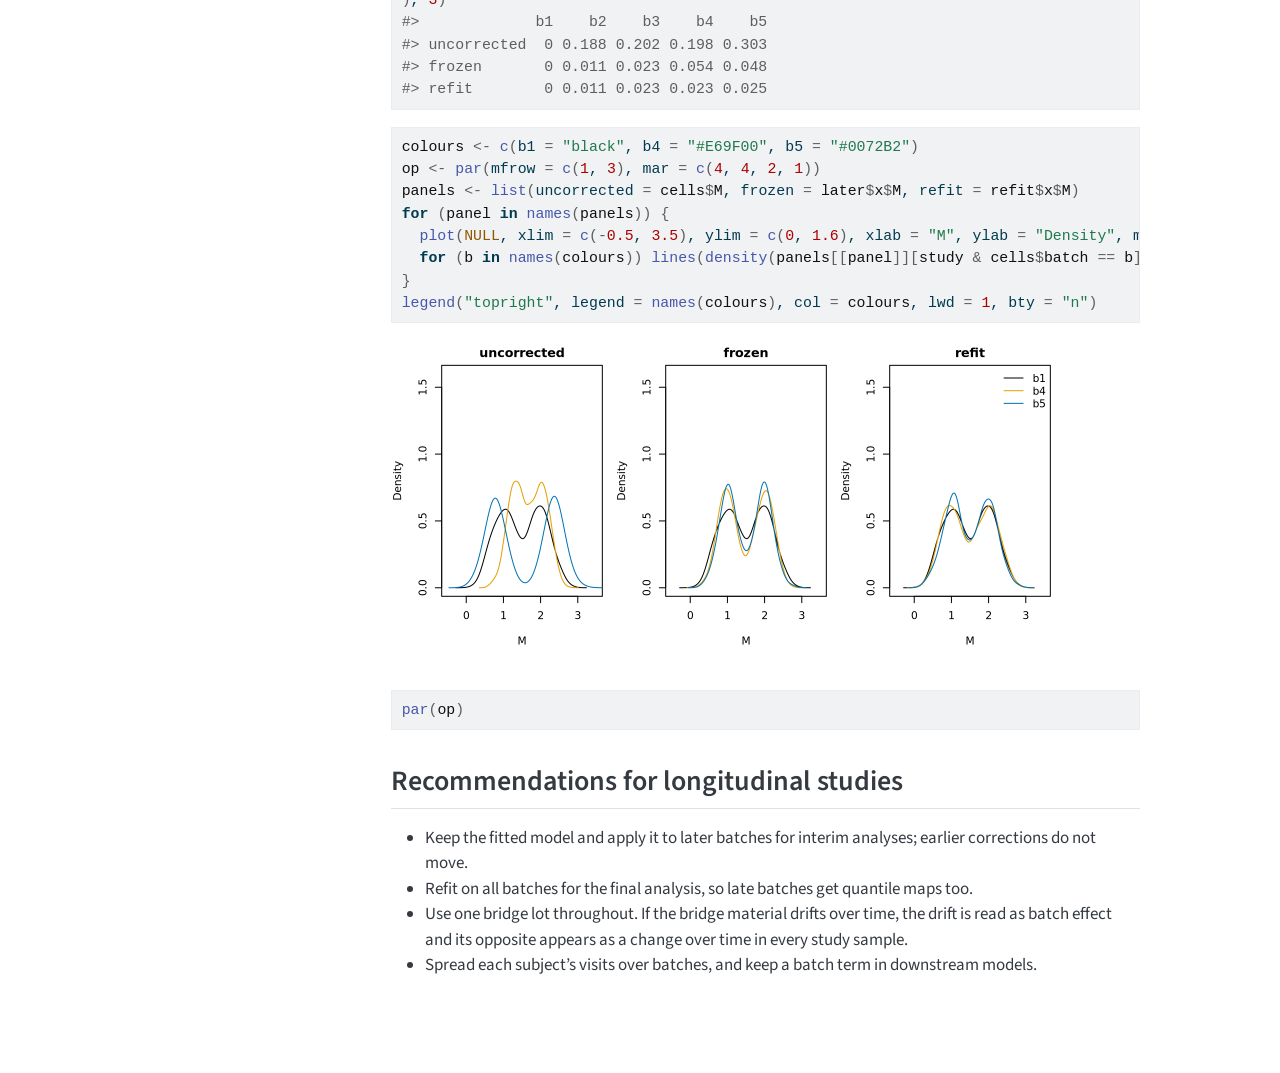
<file: vignettes/frozen-model.html>
<!DOCTYPE html>
<html xmlns="http://www.w3.org/1999/xhtml" lang="en" xml:lang="en"><head>
<meta http-equiv="Content-Type" content="text/html; charset=UTF-8">
<meta charset="utf-8">
<meta name="generator" content="quarto-1.10.19">
<meta name="viewport" content="width=device-width, initial-scale=1.0, user-scalable=yes">
<title>Use case 3: Correct later batches with a frozen model – bridgenorm</title>
<style>
/* Default styles provided by pandoc.
** See https://pandoc.org/MANUAL.html#variables-for-html for config info.
*/
span.smallcaps{font-variant: small-caps;}
div.columns{display: flex; gap: 1.5em;}
div.column{flex: auto;}
@media screen {
div.columns{gap: min(4vw, 1.5em);}
div.column{overflow-x: auto;}
}
div.hanging-indent{margin-left: 1.5em; text-indent: -1.5em;}
ul.task-list{list-style: none;}
ul.task-list li input[type="checkbox"] {
  width: 0.8em;
  margin: 0 0.8em 0.2em -1em; /* quarto-specific, see https://github.com/quarto-dev/quarto-cli/issues/4556 */ 
  vertical-align: middle;
}
/* CSS for syntax highlighting */
html { -webkit-text-size-adjust: 100%; }
pre > code.sourceCode { white-space: pre; position: relative; }
pre > code.sourceCode > span { display: inline-block; line-height: 1.25; }
pre > code.sourceCode > span:empty { height: 1.2em; }
.sourceCode { overflow: visible; }
code.sourceCode > span { color: inherit; text-decoration: inherit; }
div.sourceCode { margin: 1em 0; }
pre.sourceCode { margin: 0; }
@media screen {
div.sourceCode { overflow: auto; }
}
@media print {
pre > code.sourceCode { white-space: pre-wrap; }
pre > code.sourceCode > span { text-indent: -5em; padding-left: 5em; }
}
pre.numberSource code
  { counter-reset: source-line 0; }
pre.numberSource code > span
  { position: relative; left: -4em; counter-increment: source-line; }
pre.numberSource code > span > a:first-child::before
  { content: counter(source-line);
    position: relative; left: -1em; text-align: right; vertical-align: baseline;
    border: none; display: inline-block;
    -webkit-touch-callout: none; -webkit-user-select: none;
    -khtml-user-select: none; -moz-user-select: none;
    -ms-user-select: none; user-select: none;
    padding: 0 4px; width: 4em;
  }
pre.numberSource { margin-left: 3em;  padding-left: 4px; }
div.sourceCode
  {   }
@media screen {
pre > code.sourceCode > span > a:first-child::before { text-decoration: underline; }
}
</style>

<script src="../site_libs/quarto-nav/quarto-nav.js"></script>
<script src="../site_libs/quarto-nav/headroom.min.js"></script>
<script src="../site_libs/clipboard/clipboard.min.js"></script>
<script src="../site_libs/quarto-search/autocomplete.umd.js"></script>
<script src="../site_libs/quarto-search/fuse.min.js"></script>
<script src="../site_libs/quarto-search/quarto-search.js"></script>
<meta name="quarto:offset" content="../">
<script src="../site_libs/quarto-html/quarto.js" type="module"></script>
<script src="../site_libs/quarto-html/tabsets/tabsets.js" type="module"></script>
<script src="../site_libs/quarto-html/popper.min.js"></script>
<script src="../site_libs/quarto-html/tippy.umd.min.js"></script>
<script src="../site_libs/quarto-html/anchor.min.js"></script>
<link href="../site_libs/quarto-html/tippy.css" rel="stylesheet">
<link href="../site_libs/quarto-html/quarto-syntax-highlighting-bf27225e3a48a9273f3daa8f8e829971.css" rel="stylesheet" class="quarto-color-scheme" id="quarto-text-highlighting-styles">
<link href="../site_libs/quarto-html/quarto-syntax-highlighting-dark-b626d73c4c936ccc3cb08be7d45d1df6.css" rel="stylesheet" class="quarto-color-scheme quarto-color-alternate" id="quarto-text-highlighting-styles">
<link href="../site_libs/quarto-html/quarto-syntax-highlighting-bf27225e3a48a9273f3daa8f8e829971.css" rel="stylesheet" class="quarto-color-scheme-extra" id="quarto-text-highlighting-styles">
<script src="../site_libs/bootstrap/bootstrap.min.js"></script>
<link href="../site_libs/bootstrap/bootstrap-icons.css" rel="stylesheet">
<link href="../site_libs/bootstrap/bootstrap-cbf1fd589b2feeb3da8b94d52fd10830.min.css" rel="stylesheet" append-hash="true" class="quarto-color-scheme" id="quarto-bootstrap" data-mode="light">
<link href="../site_libs/bootstrap/bootstrap-dark-8394ba2926a69b74b325d882636bf2b7.min.css" rel="stylesheet" append-hash="true" class="quarto-color-scheme quarto-color-alternate" id="quarto-bootstrap" data-mode="dark">
<link href="../site_libs/bootstrap/bootstrap-cbf1fd589b2feeb3da8b94d52fd10830.min.css" rel="stylesheet" append-hash="true" class="quarto-color-scheme-extra" id="quarto-bootstrap" data-mode="light"><script id="quarto-search-options" type="application/json">{
  "location": "navbar",
  "copy-button": false,
  "collapse-after": 3,
  "panel-placement": "end",
  "type": "overlay",
  "limit": 50,
  "keyboard-shortcut": [
    "f",
    "/",
    "s"
  ],
  "show-item-context": false,
  "language": {
    "search-no-results-text": "No results",
    "search-matching-documents-text": "matching documents",
    "search-copy-link-title": "Copy link to search",
    "search-hide-matches-text": "Hide additional matches",
    "search-more-match-text": "more match in this document",
    "search-more-matches-text": "more matches in this document",
    "search-clear-button-title": "Clear",
    "search-text-placeholder": "",
    "search-detached-cancel-button-title": "Cancel",
    "search-submit-button-title": "Submit",
    "search-label": "Search"
  }
}</script>
</head>
<body class="nav-sidebar floating nav-fixed fullcontent quarto-light"><script id="quarto-html-before-body" type="application/javascript">
    const toggleBodyColorMode = (bsSheetEl) => {
      const mode = bsSheetEl.getAttribute("data-mode");
      const bodyEl = window.document.querySelector("body");
      if (mode === "dark") {
        bodyEl.classList.add("quarto-dark");
        bodyEl.classList.remove("quarto-light");
      } else {
        bodyEl.classList.add("quarto-light");
        bodyEl.classList.remove("quarto-dark");
      }
    }
    const toggleBodyColorPrimary = () => {
      const bsSheetEl = window.document.querySelector("link#quarto-bootstrap:not([rel=disabled-stylesheet])");
      if (bsSheetEl) {
        toggleBodyColorMode(bsSheetEl);
      }
    }
    const setColorSchemeToggle = (alternate) => {
      const toggles = window.document.querySelectorAll('.quarto-color-scheme-toggle');
      for (let i=0; i < toggles.length; i++) {
        const toggle = toggles[i];
        if (toggle) {
          if (alternate) {
            toggle.classList.add("alternate");
          } else {
            toggle.classList.remove("alternate");
          }
        }
      }
    };
    const toggleColorMode = (alternate) => {
      // Switch the stylesheets
      const primaryStylesheets = window.document.querySelectorAll('link.quarto-color-scheme:not(.quarto-color-alternate)');
      const alternateStylesheets = window.document.querySelectorAll('link.quarto-color-scheme.quarto-color-alternate');
      manageTransitions('#quarto-margin-sidebar .nav-link', false);
      if (alternate) {
        // note: dark is layered on light, we don't disable primary!
        enableStylesheet(alternateStylesheets);
        for (const sheetNode of alternateStylesheets) {
          if (sheetNode.id === "quarto-bootstrap") {
            toggleBodyColorMode(sheetNode);
          }
        }
      } else {
        disableStylesheet(alternateStylesheets);
        enableStylesheet(primaryStylesheets)
        toggleBodyColorPrimary();
      }
      manageTransitions('#quarto-margin-sidebar .nav-link', true);
      // Switch the toggles
      setColorSchemeToggle(alternate)
      // Hack to workaround the fact that safari doesn't
      // properly recolor the scrollbar when toggling (#1455)
      if (navigator.userAgent.indexOf('Safari') > 0 && navigator.userAgent.indexOf('Chrome') == -1) {
        manageTransitions("body", false);
        window.scrollTo(0, 1);
        setTimeout(() => {
          window.scrollTo(0, 0);
          manageTransitions("body", true);
        }, 40);
      }
    }
    const disableStylesheet = (stylesheets) => {
      for (let i=0; i < stylesheets.length; i++) {
        const stylesheet = stylesheets[i];
        stylesheet.rel = 'disabled-stylesheet';
      }
    }
    const enableStylesheet = (stylesheets) => {
      for (let i=0; i < stylesheets.length; i++) {
        const stylesheet = stylesheets[i];
        if(stylesheet.rel !== 'stylesheet') { // for Chrome, which will still FOUC without this check
          stylesheet.rel = 'stylesheet';
        }
      }
    }
    const manageTransitions = (selector, allowTransitions) => {
      const els = window.document.querySelectorAll(selector);
      for (let i=0; i < els.length; i++) {
        const el = els[i];
        if (allowTransitions) {
          el.classList.remove('notransition');
        } else {
          el.classList.add('notransition');
        }
      }
    }
    const isFileUrl = () => {
      return window.location.protocol === 'file:';
    }
    const hasAlternateSentinel = () => {
      let styleSentinel = getColorSchemeSentinel();
      if (styleSentinel !== null) {
        return styleSentinel === "alternate";
      } else {
        return false;
      }
    }
    const setStyleSentinel = (alternate) => {
      const value = alternate ? "alternate" : "default";
      if (!isFileUrl()) {
        window.localStorage.setItem("quarto-color-scheme", value);
      } else {
        localAlternateSentinel = value;
      }
    }
    const getColorSchemeSentinel = () => {
      if (!isFileUrl()) {
        const storageValue = window.localStorage.getItem("quarto-color-scheme");
        return storageValue != null ? storageValue : localAlternateSentinel;
      } else {
        return localAlternateSentinel;
      }
    }
    const toggleGiscusIfUsed = (isAlternate, darkModeDefault) => {
      const baseTheme = document.querySelector('#giscus-base-theme')?.value ?? 'light';
      const alternateTheme = document.querySelector('#giscus-alt-theme')?.value ?? 'dark';
      let newTheme = '';
      if(authorPrefersDark) {
        newTheme = isAlternate ? baseTheme : alternateTheme;
      } else {
        newTheme = isAlternate ? alternateTheme : baseTheme;
      }
      const changeGiscusTheme = () => {
        // From: https://github.com/giscus/giscus/issues/336
        const sendMessage = (message) => {
          const iframe = document.querySelector('iframe.giscus-frame');
          if (!iframe) return;
          iframe.contentWindow.postMessage({ giscus: message }, 'https://giscus.app');
        }
        sendMessage({
          setConfig: {
            theme: newTheme
          }
        });
      }
      const isGiscussLoaded = window.document.querySelector('iframe.giscus-frame') !== null;
      if (isGiscussLoaded) {
        changeGiscusTheme();
      }
    };
    const authorPrefersDark = false;
    const darkModeDefault = authorPrefersDark;
      document.querySelector('link#quarto-text-highlighting-styles.quarto-color-scheme-extra').rel = 'disabled-stylesheet';
      document.querySelector('link#quarto-bootstrap.quarto-color-scheme-extra').rel = 'disabled-stylesheet';
    let localAlternateSentinel = darkModeDefault ? 'alternate' : 'default';
    // Dark / light mode switch
    window.quartoToggleColorScheme = () => {
      // Read the current dark / light value
      let toAlternate = !hasAlternateSentinel();
      toggleColorMode(toAlternate);
      setStyleSentinel(toAlternate);
      toggleGiscusIfUsed(toAlternate, darkModeDefault);
      window.dispatchEvent(new Event('resize'));
    };
    // Switch to dark mode if need be
    if (hasAlternateSentinel()) {
      toggleColorMode(true);
    } else {
      toggleColorMode(false);
    }
  </script>

<div id="quarto-search-results"></div>
  <header id="quarto-header" class="headroom fixed-top"><nav class="navbar navbar-expand-lg " data-bs-theme="dark"><div class="navbar-container container-fluid">
      <div class="navbar-brand-container mx-auto">
    <a class="navbar-brand" href="../index.html">
    <span class="navbar-title">bridgenorm</span>
    </a>
  </div>
            <div id="quarto-search" class="" title="Search"></div>
          <button class="navbar-toggler" type="button" data-bs-toggle="collapse" data-bs-target="#navbarCollapse" aria-controls="navbarCollapse" role="menu" aria-expanded="false" aria-label="Toggle navigation" onclick="if (window.quartoToggleHeadroom) { window.quartoToggleHeadroom(); }">
  <span class="navbar-toggler-icon"></span>
</button>
          <div class="collapse navbar-collapse" id="navbarCollapse">
            <ul class="navbar-nav navbar-nav-scroll me-auto">
<li class="nav-item">
    <a class="nav-link active" href="../index.html" aria-current="page"> 
<span class="menu-text">Home</span></a>
  </li>  
  <li class="nav-item">
    <a class="nav-link" href="../vignettes/bridgenorm.html"> 
<span class="menu-text">Get started</span></a>
  </li>  
  <li class="nav-item dropdown ">
    <a class="nav-link dropdown-toggle" href="#" id="nav-menu-articles" role="link" data-bs-toggle="dropdown" aria-expanded="false">
 <span class="menu-text">Articles</span>
    </a>
    <ul class="dropdown-menu" aria-labelledby="nav-menu-articles">
<li>
    <a class="dropdown-item" href="../vignettes/bridgenorm.html">
 <span class="dropdown-text">Use case 1: Correct batches with bridge samples</span></a>
  </li>  
        <li>
    <a class="dropdown-item" href="../vignettes/goal-distribution.html">
 <span class="dropdown-text">Use case 2: Normalize toward a goal distribution</span></a>
  </li>  
        <li>
    <a class="dropdown-item" href="../vignettes/frozen-model.html">
 <span class="dropdown-text">Use case 3: Correct later batches with a frozen model</span></a>
  </li>  
        <li>
    <a class="dropdown-item" href="../vignettes/compare.html">
 <span class="dropdown-text">Compare with CytoNorm and cyCombine</span></a>
  </li>  
    </ul>
</li>
  <li class="nav-item">
    <a class="nav-link" href="../man/bn_fit.html"> 
<span class="menu-text">Reference</span></a>
  </li>  
  <li class="nav-item">
    <a class="nav-link" href="../NEWS.html"> 
<span class="menu-text">News</span></a>
  </li>  
</ul>
<ul class="navbar-nav navbar-nav-scroll ms-auto">
<li class="nav-item compact">
    <a class="nav-link" href="https://github.com/mdmanurung/bridgenorm"> <i class="bi bi-github" role="img" aria-label="bridgenorm GitHub">
</i> 
<span class="menu-text"></span></a>
  </li>  
</ul>
</div> <!-- /navcollapse -->
            <div class="quarto-navbar-tools">
  <a href="" class="quarto-color-scheme-toggle quarto-navigation-tool  px-1" onclick="window.quartoToggleColorScheme(); return false;" title="Toggle dark mode"><i class="bi"></i></a>
</div>
      </div> <!-- /container-fluid -->
    </nav><nav class="quarto-secondary-nav"><div class="container-fluid d-flex">
      <button type="button" class="quarto-btn-toggle btn" data-bs-toggle="collapse" role="button" data-bs-target=".quarto-sidebar-collapse-item" aria-controls="quarto-sidebar" aria-expanded="false" aria-label="Toggle sidebar navigation" onclick="if (window.quartoToggleHeadroom) { window.quartoToggleHeadroom(); }">
        <i class="bi bi-layout-text-sidebar-reverse"></i>
      </button>
        <nav class="quarto-page-breadcrumbs" aria-label="breadcrumb"><ol class="breadcrumb"><li class="breadcrumb-item"><a href="../vignettes/bridgenorm.html">Articles</a></li><li class="breadcrumb-item"><a href="../vignettes/frozen-model.html">Use case 3: Correct later batches with a frozen model</a></li></ol></nav>
        <a class="flex-grow-1" role="navigation" data-bs-toggle="collapse" data-bs-target=".quarto-sidebar-collapse-item" aria-controls="quarto-sidebar" aria-expanded="false" aria-label="Toggle sidebar navigation" onclick="if (window.quartoToggleHeadroom) { window.quartoToggleHeadroom(); }">      
        </a>
    </div>
  </nav></header><!-- content --><div id="quarto-content" class="quarto-container page-columns page-rows-contents page-layout-article page-navbar">
<!-- sidebar -->
  <nav id="quarto-sidebar" class="sidebar collapse collapse-horizontal quarto-sidebar-collapse-item sidebar-navigation floating overflow-auto"><div class="sidebar-menu-container"> 
    <ul class="list-unstyled mt-1">
<li class="sidebar-item">
  <div class="sidebar-item-container"> 
  <a href="../index.html" class="sidebar-item-text sidebar-link">
 <span class="menu-text">Home</span></a>
  </div>
</li>
        <li class="sidebar-item sidebar-item-section">
      <div class="sidebar-item-container"> 
            <a class="sidebar-item-text sidebar-link text-start" data-bs-toggle="collapse" data-bs-target="#quarto-sidebar-section-1" role="navigation" aria-expanded="true">
 <span class="menu-text">Articles</span></a>
          <a class="sidebar-item-toggle text-start" data-bs-toggle="collapse" data-bs-target="#quarto-sidebar-section-1" role="navigation" aria-expanded="true" aria-label="Toggle section">
            <i class="bi bi-chevron-right ms-2"></i>
          </a> 
      </div>
      <ul id="quarto-sidebar-section-1" class="collapse list-unstyled sidebar-section depth1 show">
<li class="sidebar-item">
  <div class="sidebar-item-container"> 
  <a href="../vignettes/bridgenorm.html" class="sidebar-item-text sidebar-link">
 <span class="menu-text">Use case 1: Correct batches with bridge samples</span></a>
  </div>
</li>
          <li class="sidebar-item">
  <div class="sidebar-item-container"> 
  <a href="../vignettes/compare.html" class="sidebar-item-text sidebar-link">
 <span class="menu-text">Compare with CytoNorm and cyCombine on simulated data</span></a>
  </div>
</li>
          <li class="sidebar-item">
  <div class="sidebar-item-container"> 
  <a href="../vignettes/frozen-model.html" class="sidebar-item-text sidebar-link active">
 <span class="menu-text">Use case 3: Correct later batches with a frozen model</span></a>
  </div>
</li>
          <li class="sidebar-item">
  <div class="sidebar-item-container"> 
  <a href="../vignettes/goal-distribution.html" class="sidebar-item-text sidebar-link">
 <span class="menu-text">Use case 2: Normalize toward a goal distribution</span></a>
  </div>
</li>
      </ul>
</li>
        <li class="sidebar-item sidebar-item-section">
      <div class="sidebar-item-container"> 
            <a class="sidebar-item-text sidebar-link text-start collapsed" data-bs-toggle="collapse" data-bs-target="#quarto-sidebar-section-2" role="navigation" aria-expanded="false">
 <span class="menu-text">Reference</span></a>
          <a class="sidebar-item-toggle text-start collapsed" data-bs-toggle="collapse" data-bs-target="#quarto-sidebar-section-2" role="navigation" aria-expanded="false" aria-label="Toggle section">
            <i class="bi bi-chevron-right ms-2"></i>
          </a> 
      </div>
      <ul id="quarto-sidebar-section-2" class="collapse list-unstyled sidebar-section depth1 ">
<li class="sidebar-item">
  <div class="sidebar-item-container"> 
  <a href="../man/bn_apply.html" class="sidebar-item-text sidebar-link">
 <span class="menu-text">bn_apply</span></a>
  </div>
</li>
          <li class="sidebar-item">
  <div class="sidebar-item-container"> 
  <a href="../man/bn_bridges.html" class="sidebar-item-text sidebar-link">
 <span class="menu-text">bn_bridges</span></a>
  </div>
</li>
          <li class="sidebar-item">
  <div class="sidebar-item-container"> 
  <a href="../man/bn_fit_paired.html" class="sidebar-item-text sidebar-link">
 <span class="menu-text">bn_fit_paired</span></a>
  </div>
</li>
          <li class="sidebar-item">
  <div class="sidebar-item-container"> 
  <a href="../man/bn_fit.html" class="sidebar-item-text sidebar-link">
 <span class="menu-text">bn_fit</span></a>
  </div>
</li>
          <li class="sidebar-item">
  <div class="sidebar-item-container"> 
  <a href="../man/bn_reference_noise.html" class="sidebar-item-text sidebar-link">
 <span class="menu-text">bn_reference_noise</span></a>
  </div>
</li>
          <li class="sidebar-item">
  <div class="sidebar-item-container"> 
  <a href="../man/bn_save.html" class="sidebar-item-text sidebar-link">
 <span class="menu-text">bn_save</span></a>
  </div>
</li>
      </ul>
</li>
        <li class="sidebar-item">
  <div class="sidebar-item-container"> 
  <a href="../NEWS.html" class="sidebar-item-text sidebar-link">
 <span class="menu-text">News</span></a>
  </div>
</li>
        <li class="sidebar-item">
  <div class="sidebar-item-container"> 
  <a href="../LICENSE.html" class="sidebar-item-text sidebar-link">
 <span class="menu-text">License</span></a>
  </div>
</li>
        <li class="sidebar-item">
  <div class="sidebar-item-container"> 
  <a href="../CITATION.html" class="sidebar-item-text sidebar-link">
 <span class="menu-text">Citation</span></a>
  </div>
</li>
    </ul>
</div>
</nav><div id="quarto-sidebar-glass" class="quarto-sidebar-collapse-item" data-bs-toggle="collapse" data-bs-target=".quarto-sidebar-collapse-item"></div>
<!-- margin-sidebar -->
    
<!-- main -->
<main class="content" id="quarto-document-content"><header id="title-block-header" class="quarto-title-block default"><nav class="quarto-page-breadcrumbs quarto-title-breadcrumbs d-none d-lg-block" aria-label="breadcrumb"><ol class="breadcrumb"><li class="breadcrumb-item"><a href="../vignettes/bridgenorm.html">Articles</a></li><li class="breadcrumb-item"><a href="../vignettes/frozen-model.html">Use case 3: Correct later batches with a frozen model</a></li></ol></nav><div class="quarto-title">
<h1 class="title">Use case 3: Correct later batches with a frozen model</h1>
</div>



<div class="quarto-title-meta">

    
  
    
  </div>
  


</header><section id="in-this-vignette-you-learn-how-to-correct-batches-that-arrive-after-the-model-was-fitted-without-changing-earlier-corrections." class="level4"><h4 class="anchored" data-anchor-id="in-this-vignette-you-learn-how-to-correct-batches-that-arrive-after-the-model-was-fitted-without-changing-earlier-corrections.">In this vignette, you learn how to correct batches that arrive after the model was fitted, without changing earlier corrections.</h4>
<p>Longitudinal clinical studies run for months or years. Samples are measured as subjects come in, and an interim analysis often starts before the last batch is measured. If every new batch changed the correction of earlier ones, every interim result would have to be redone. A bridgenorm model is frozen: <code><a href="https://mdmanurung.github.io/bridgenorm/man/bn_apply.html">bn_apply()</a></code> corrects a new batch from its own bridge wells, against the anchor summaries stored in the model, and leaves the earlier batches exactly as they were.</p>
<p>The price is that a late batch gets node shifts only, not quantile maps: the maps need the batch’s bridge cells at fit time. For the final analysis, refit on all batches.</p>
</section><section id="prepare-the-bridgenorm-normalization-step" class="level2"><h2 class="anchored" data-anchor-id="prepare-the-bridgenorm-normalization-step">Prepare the bridgenorm normalization step</h2>
<div class="cell">
<div class="code-copy-outer-scaffold"><div class="sourceCode" id="cb1"><pre class="downlit sourceCode r code-with-copy"><code class="sourceCode R"><span><span class="kw"><a href="https://rdrr.io/r/base/library.html">library</a></span><span class="op">(</span><span class="va"><a href="https://mdmanurung.github.io/bridgenorm/">bridgenorm</a></span><span class="op">)</span></span></code></pre></div><button title="Copy to Clipboard" class="code-copy-button"><i class="bi"></i></button></div>
</div>
<p>Five batches each hold two bridge wells of one reference donor and two study samples. Batches b1 to b3 are measured first; b4 and b5 arrive later. Each batch shifts and stretches marker M by its own amount in each cell state.</p>
<div class="cell">
<div class="code-copy-outer-scaffold"><div class="sourceCode" id="cb2"><pre class="downlit sourceCode r code-with-copy"><code class="sourceCode R"><span><span class="fu"><a href="https://rdrr.io/r/base/Random.html">set.seed</a></span><span class="op">(</span><span class="fl">3</span><span class="op">)</span></span>
<span><span class="va">batches</span> <span class="op">&lt;-</span> <span class="fu"><a href="https://rdrr.io/r/base/paste.html">paste0</a></span><span class="op">(</span><span class="st">"b"</span>, <span class="fl">1</span><span class="op">:</span><span class="fl">5</span><span class="op">)</span></span>
<span><span class="va">centre</span> <span class="op">&lt;-</span> <span class="fu"><a href="https://rdrr.io/r/base/c.html">c</a></span><span class="op">(</span>A <span class="op">=</span> <span class="fl">2</span>, B <span class="op">=</span> <span class="fl">1</span><span class="op">)</span></span>
<span><span class="va">lin</span> <span class="op">&lt;-</span> <span class="fu"><a href="https://rdrr.io/r/base/c.html">c</a></span><span class="op">(</span>A <span class="op">=</span> <span class="fl">1</span>, B <span class="op">=</span> <span class="fl">4</span><span class="op">)</span></span>
<span><span class="va">effect</span> <span class="op">&lt;-</span> <span class="fu"><a href="https://rdrr.io/r/base/lapply.html">lapply</a></span><span class="op">(</span><span class="fu"><a href="https://rdrr.io/r/stats/setNames.html">setNames</a></span><span class="op">(</span><span class="va">batches</span>, <span class="va">batches</span><span class="op">)</span>, <span class="kw">function</span><span class="op">(</span><span class="va">b</span><span class="op">)</span> <span class="op">{</span></span>
<span>  <span class="kw">if</span> <span class="op">(</span><span class="va">b</span> <span class="op">==</span> <span class="st">"b1"</span><span class="op">)</span> <span class="op">{</span></span>
<span>    <span class="kw"><a href="https://rdrr.io/r/base/function.html">return</a></span><span class="op">(</span><span class="fu"><a href="https://rdrr.io/r/base/list.html">list</a></span><span class="op">(</span>shift <span class="op">=</span> <span class="fu"><a href="https://rdrr.io/r/base/c.html">c</a></span><span class="op">(</span>A <span class="op">=</span> <span class="fl">0</span>, B <span class="op">=</span> <span class="fl">0</span><span class="op">)</span>, scale <span class="op">=</span> <span class="fl">1</span><span class="op">)</span><span class="op">)</span></span>
<span>  <span class="op">}</span></span>
<span>  <span class="fu"><a href="https://rdrr.io/r/base/list.html">list</a></span><span class="op">(</span>shift <span class="op">=</span> <span class="fu"><a href="https://rdrr.io/r/base/c.html">c</a></span><span class="op">(</span>A <span class="op">=</span> <span class="fu"><a href="https://rdrr.io/r/stats/Normal.html">rnorm</a></span><span class="op">(</span><span class="fl">1</span>, <span class="fl">0</span>, <span class="fl">0.3</span><span class="op">)</span>, B <span class="op">=</span> <span class="fu"><a href="https://rdrr.io/r/stats/Normal.html">rnorm</a></span><span class="op">(</span><span class="fl">1</span>, <span class="fl">0</span>, <span class="fl">0.3</span><span class="op">)</span><span class="op">)</span>, scale <span class="op">=</span> <span class="fu"><a href="https://rdrr.io/r/base/Log.html">exp</a></span><span class="op">(</span><span class="fu"><a href="https://rdrr.io/r/stats/Normal.html">rnorm</a></span><span class="op">(</span><span class="fl">1</span>, <span class="fl">0</span>, <span class="fl">0.2</span><span class="op">)</span><span class="op">)</span><span class="op">)</span></span>
<span><span class="op">}</span><span class="op">)</span></span>
<span><span class="va">samples</span> <span class="op">&lt;-</span> <span class="fu"><a href="https://rdrr.io/r/base/data.frame.html">data.frame</a></span><span class="op">(</span></span>
<span>  sample_id <span class="op">=</span> <span class="fu"><a href="https://rdrr.io/r/base/c.html">c</a></span><span class="op">(</span><span class="fu"><a href="https://rdrr.io/r/base/outer.html">outer</a></span><span class="op">(</span><span class="fu"><a href="https://rdrr.io/r/base/c.html">c</a></span><span class="op">(</span><span class="st">"ref1"</span>, <span class="st">"ref2"</span>, <span class="st">"s1"</span>, <span class="st">"s2"</span><span class="op">)</span>, <span class="va">batches</span>, <span class="va">paste</span>, sep <span class="op">=</span> <span class="st">"_"</span><span class="op">)</span><span class="op">)</span>,</span>
<span>  batch <span class="op">=</span> <span class="fu"><a href="https://rdrr.io/r/base/rep.html">rep</a></span><span class="op">(</span><span class="va">batches</span>, each <span class="op">=</span> <span class="fl">4</span><span class="op">)</span>,</span>
<span>  reference_id <span class="op">=</span> <span class="fu"><a href="https://rdrr.io/r/base/rep.html">rep</a></span><span class="op">(</span><span class="fu"><a href="https://rdrr.io/r/base/c.html">c</a></span><span class="op">(</span><span class="st">"donor"</span>, <span class="st">"donor"</span>, <span class="cn">NA</span>, <span class="cn">NA</span><span class="op">)</span>, <span class="fl">5</span><span class="op">)</span>,</span>
<span>  aliquot <span class="op">=</span> <span class="fu"><a href="https://rdrr.io/r/base/rep.html">rep</a></span><span class="op">(</span><span class="fu"><a href="https://rdrr.io/r/base/c.html">c</a></span><span class="op">(</span><span class="st">"ref1"</span>, <span class="st">"ref2"</span>, <span class="cn">NA</span>, <span class="cn">NA</span><span class="op">)</span>, <span class="fl">5</span><span class="op">)</span></span>
<span><span class="op">)</span></span>
<span><span class="va">cells</span> <span class="op">&lt;-</span> <span class="fu"><a href="https://rdrr.io/r/base/do.call.html">do.call</a></span><span class="op">(</span><span class="va">rbind</span>, <span class="fu"><a href="https://rdrr.io/r/base/lapply.html">lapply</a></span><span class="op">(</span><span class="fu"><a href="https://rdrr.io/r/base/seq.html">seq_len</a></span><span class="op">(</span><span class="fu"><a href="https://rdrr.io/r/base/nrow.html">nrow</a></span><span class="op">(</span><span class="va">samples</span><span class="op">)</span><span class="op">)</span>, <span class="kw">function</span><span class="op">(</span><span class="va">i</span><span class="op">)</span> <span class="op">{</span></span>
<span>  <span class="va">b</span> <span class="op">&lt;-</span> <span class="va">samples</span><span class="op">$</span><span class="va">batch</span><span class="op">[</span><span class="va">i</span><span class="op">]</span></span>
<span>  <span class="fu"><a href="https://rdrr.io/r/base/do.call.html">do.call</a></span><span class="op">(</span><span class="va">rbind</span>, <span class="fu"><a href="https://rdrr.io/r/base/lapply.html">lapply</a></span><span class="op">(</span><span class="fu"><a href="https://rdrr.io/r/base/c.html">c</a></span><span class="op">(</span><span class="st">"A"</span>, <span class="st">"B"</span><span class="op">)</span>, <span class="kw">function</span><span class="op">(</span><span class="va">k</span><span class="op">)</span> <span class="op">{</span></span>
<span>    <span class="va">truth</span> <span class="op">&lt;-</span> <span class="fu"><a href="https://rdrr.io/r/stats/Normal.html">rnorm</a></span><span class="op">(</span><span class="fl">300</span>, <span class="va">centre</span><span class="op">[[</span><span class="va">k</span><span class="op">]</span><span class="op">]</span>, <span class="fl">0.3</span><span class="op">)</span></span>
<span>    <span class="fu"><a href="https://rdrr.io/r/base/data.frame.html">data.frame</a></span><span class="op">(</span></span>
<span>      sample_id <span class="op">=</span> <span class="va">samples</span><span class="op">$</span><span class="va">sample_id</span><span class="op">[</span><span class="va">i</span><span class="op">]</span>,</span>
<span>      Lin <span class="op">=</span> <span class="fu"><a href="https://rdrr.io/r/stats/Normal.html">rnorm</a></span><span class="op">(</span><span class="fl">300</span>, <span class="va">lin</span><span class="op">[[</span><span class="va">k</span><span class="op">]</span><span class="op">]</span>, <span class="fl">0.2</span><span class="op">)</span>,</span>
<span>      M <span class="op">=</span> <span class="va">centre</span><span class="op">[[</span><span class="va">k</span><span class="op">]</span><span class="op">]</span> <span class="op">+</span> <span class="va">effect</span><span class="op">[[</span><span class="va">b</span><span class="op">]</span><span class="op">]</span><span class="op">$</span><span class="va">scale</span> <span class="op">*</span> <span class="op">(</span><span class="va">truth</span> <span class="op">-</span> <span class="va">centre</span><span class="op">[[</span><span class="va">k</span><span class="op">]</span><span class="op">]</span><span class="op">)</span> <span class="op">+</span> <span class="va">effect</span><span class="op">[[</span><span class="va">b</span><span class="op">]</span><span class="op">]</span><span class="op">$</span><span class="va">shift</span><span class="op">[[</span><span class="va">k</span><span class="op">]</span><span class="op">]</span>,</span>
<span>      truth <span class="op">=</span> <span class="va">truth</span></span>
<span>    <span class="op">)</span></span>
<span>  <span class="op">}</span><span class="op">)</span><span class="op">)</span></span>
<span><span class="op">}</span><span class="op">)</span><span class="op">)</span></span>
<span><span class="va">cells</span><span class="op">$</span><span class="va">batch</span> <span class="op">&lt;-</span> <span class="va">samples</span><span class="op">$</span><span class="va">batch</span><span class="op">[</span><span class="fu"><a href="https://rdrr.io/r/base/match.html">match</a></span><span class="op">(</span><span class="va">cells</span><span class="op">$</span><span class="va">sample_id</span>, <span class="va">samples</span><span class="op">$</span><span class="va">sample_id</span><span class="op">)</span><span class="op">]</span></span>
<span><span class="va">study</span> <span class="op">&lt;-</span> <span class="fu"><a href="https://rdrr.io/r/base/NA.html">is.na</a></span><span class="op">(</span><span class="va">samples</span><span class="op">$</span><span class="va">reference_id</span><span class="op">[</span><span class="fu"><a href="https://rdrr.io/r/base/match.html">match</a></span><span class="op">(</span><span class="va">cells</span><span class="op">$</span><span class="va">sample_id</span>, <span class="va">samples</span><span class="op">$</span><span class="va">sample_id</span><span class="op">)</span><span class="op">]</span><span class="op">)</span></span>
<span><span class="va">early</span> <span class="op">&lt;-</span> <span class="va">cells</span><span class="op">$</span><span class="va">batch</span> <span class="op"><a href="https://rdrr.io/r/base/match.html">%in%</a></span> <span class="fu"><a href="https://rdrr.io/r/base/c.html">c</a></span><span class="op">(</span><span class="st">"b1"</span>, <span class="st">"b2"</span>, <span class="st">"b3"</span><span class="op">)</span></span></code></pre></div><button title="Copy to Clipboard" class="code-copy-button"><i class="bi"></i></button></div>
</div>
</section><section id="train-the-bridgenorm-model-on-the-early-batches" class="level2"><h2 class="anchored" data-anchor-id="train-the-bridgenorm-model-on-the-early-batches">Train the bridgenorm model on the early batches</h2>
<div class="cell">
<div class="code-copy-outer-scaffold"><div class="sourceCode" id="cb3"><pre class="downlit sourceCode r code-with-copy"><code class="sourceCode R"><span><span class="va">fit</span> <span class="op">&lt;-</span> <span class="kw">function</span><span class="op">(</span><span class="va">rows</span><span class="op">)</span> <span class="op">{</span></span>
<span>  <span class="fu"><a href="https://mdmanurung.github.io/bridgenorm/man/bn_fit.html">bn_fit</a></span><span class="op">(</span></span>
<span>    x <span class="op">=</span> <span class="va">cells</span><span class="op">[</span><span class="va">rows</span>, <span class="fu"><a href="https://rdrr.io/r/base/c.html">c</a></span><span class="op">(</span><span class="st">"sample_id"</span>, <span class="st">"Lin"</span>, <span class="st">"M"</span><span class="op">)</span><span class="op">]</span>,</span>
<span>    samples <span class="op">=</span> <span class="va">samples</span><span class="op">[</span><span class="va">samples</span><span class="op">$</span><span class="va">batch</span> <span class="op"><a href="https://rdrr.io/r/base/match.html">%in%</a></span> <span class="va">cells</span><span class="op">$</span><span class="va">batch</span><span class="op">[</span><span class="va">rows</span><span class="op">]</span>, <span class="op">]</span>,</span>
<span>    population <span class="op">=</span> <span class="fu"><a href="https://rdrr.io/r/base/rep.html">rep</a></span><span class="op">(</span><span class="st">"T"</span>, <span class="fu"><a href="https://rdrr.io/r/base/sum.html">sum</a></span><span class="op">(</span><span class="va">rows</span><span class="op">)</span><span class="op">)</span>,</span>
<span>    markers <span class="op">=</span> <span class="fu"><a href="https://rdrr.io/r/base/c.html">c</a></span><span class="op">(</span><span class="st">"Lin"</span>, <span class="st">"M"</span><span class="op">)</span>,</span>
<span>    transform <span class="op">=</span> <span class="fu"><a href="https://rdrr.io/r/base/list.html">list</a></span><span class="op">(</span>name <span class="op">=</span> <span class="st">"asinh"</span>, cofactor <span class="op">=</span> <span class="fl">5</span><span class="op">)</span>,</span>
<span>    anchor <span class="op">=</span> <span class="st">"b1"</span>,</span>
<span>    grid <span class="op">=</span> <span class="fu"><a href="https://rdrr.io/r/base/c.html">c</a></span><span class="op">(</span><span class="fl">2</span>, <span class="fl">1</span><span class="op">)</span>,</span>
<span>    mapping_markers <span class="op">=</span> <span class="st">"Lin"</span>,</span>
<span>    seed <span class="op">=</span> <span class="fl">1</span>,</span>
<span>    train_cells <span class="op">=</span> <span class="fl">300</span>,</span>
<span>    rlen <span class="op">=</span> <span class="fl">50</span></span>
<span>  <span class="op">)</span></span>
<span><span class="op">}</span></span>
<span><span class="va">model</span> <span class="op">&lt;-</span> <span class="fu">fit</span><span class="op">(</span><span class="va">early</span><span class="op">)</span></span>
<span><span class="va">path</span> <span class="op">&lt;-</span> <span class="fu"><a href="https://rdrr.io/r/base/tempfile.html">tempfile</a></span><span class="op">(</span>fileext <span class="op">=</span> <span class="st">".rds"</span><span class="op">)</span></span>
<span><span class="fu"><a href="https://mdmanurung.github.io/bridgenorm/man/bn_save.html">bn_save</a></span><span class="op">(</span><span class="va">model</span>, <span class="va">path</span><span class="op">)</span></span></code></pre></div><button title="Copy to Clipboard" class="code-copy-button"><i class="bi"></i></button></div>
</div>
</section><section id="apply-the-bridgenorm-model" class="level2"><h2 class="anchored" data-anchor-id="apply-the-bridgenorm-model">Apply the bridgenorm model</h2>
<section id="interim-analysis" class="level3"><h3 class="anchored" data-anchor-id="interim-analysis">Interim analysis</h3>
<div class="cell">
<div class="code-copy-outer-scaffold"><div class="sourceCode" id="cb4"><pre class="downlit sourceCode r code-with-copy"><code class="sourceCode R"><span><span class="va">interim</span> <span class="op">&lt;-</span> <span class="fu"><a href="https://mdmanurung.github.io/bridgenorm/man/bn_apply.html">bn_apply</a></span><span class="op">(</span><span class="va">model</span>, <span class="va">cells</span><span class="op">[</span><span class="va">early</span>, <span class="fu"><a href="https://rdrr.io/r/base/c.html">c</a></span><span class="op">(</span><span class="st">"sample_id"</span>, <span class="st">"Lin"</span>, <span class="st">"M"</span><span class="op">)</span><span class="op">]</span>, <span class="va">samples</span>, <span class="fu"><a href="https://rdrr.io/r/base/rep.html">rep</a></span><span class="op">(</span><span class="st">"T"</span>, <span class="fu"><a href="https://rdrr.io/r/base/sum.html">sum</a></span><span class="op">(</span><span class="va">early</span><span class="op">)</span><span class="op">)</span><span class="op">)</span></span></code></pre></div><button title="Copy to Clipboard" class="code-copy-button"><i class="bi"></i></button></div>
</div>
</section><section id="later-batches-arrive" class="level3"><h3 class="anchored" data-anchor-id="later-batches-arrive">Later batches arrive</h3>
<p>The saved model is loaded and applied to all batches. The new batches b4 and b5 get effects estimated from their own bridge wells against the frozen anchor summaries.</p>
<div class="cell">
<div class="code-copy-outer-scaffold"><div class="sourceCode" id="cb5"><pre class="downlit sourceCode r code-with-copy"><code class="sourceCode R"><span><span class="va">model</span> <span class="op">&lt;-</span> <span class="fu"><a href="https://mdmanurung.github.io/bridgenorm/man/bn_save.html">bn_load</a></span><span class="op">(</span><span class="va">path</span><span class="op">)</span></span>
<span><span class="va">later</span> <span class="op">&lt;-</span> <span class="fu"><a href="https://mdmanurung.github.io/bridgenorm/man/bn_apply.html">bn_apply</a></span><span class="op">(</span><span class="va">model</span>, <span class="va">cells</span><span class="op">[</span>, <span class="fu"><a href="https://rdrr.io/r/base/c.html">c</a></span><span class="op">(</span><span class="st">"sample_id"</span>, <span class="st">"Lin"</span>, <span class="st">"M"</span><span class="op">)</span><span class="op">]</span>, <span class="va">samples</span>, <span class="fu"><a href="https://rdrr.io/r/base/rep.html">rep</a></span><span class="op">(</span><span class="st">"T"</span>, <span class="fu"><a href="https://rdrr.io/r/base/nrow.html">nrow</a></span><span class="op">(</span><span class="va">cells</span><span class="op">)</span><span class="op">)</span><span class="op">)</span></span>
<span><span class="fu"><a href="https://rdrr.io/r/base/unique.html">unique</a></span><span class="op">(</span><span class="va">later</span><span class="op">$</span><span class="va">actions</span><span class="op">[</span><span class="va">later</span><span class="op">$</span><span class="va">actions</span><span class="op">$</span><span class="va">batch</span> <span class="op"><a href="https://rdrr.io/r/base/match.html">%in%</a></span> <span class="fu"><a href="https://rdrr.io/r/base/c.html">c</a></span><span class="op">(</span><span class="st">"b4"</span>, <span class="st">"b5"</span><span class="op">)</span>, <span class="fu"><a href="https://rdrr.io/r/base/c.html">c</a></span><span class="op">(</span><span class="st">"batch"</span>, <span class="st">"pass"</span>, <span class="st">"reason_code"</span><span class="op">)</span><span class="op">]</span><span class="op">)</span></span>
<span><span class="co">#&gt; # A tibble: 4 × 3</span></span>
<span><span class="co">#&gt;   batch  pass reason_code        </span></span>
<span><span class="co">#&gt;   &lt;chr&gt; &lt;int&gt; &lt;chr&gt;              </span></span>
<span><span class="co">#&gt; 1 b4        1 estimated_new_batch</span></span>
<span><span class="co">#&gt; 2 b5        1 estimated_new_batch</span></span>
<span><span class="co">#&gt; 3 b4        2 estimated_new_batch</span></span>
<span><span class="co">#&gt; 4 b5        2 estimated_new_batch</span></span></code></pre></div><button title="Copy to Clipboard" class="code-copy-button"><i class="bi"></i></button></div>
</div>
<p>The earlier batches keep exactly the values of the interim analysis:</p>
<div class="cell">
<div class="code-copy-outer-scaffold"><div class="sourceCode" id="cb6"><pre class="downlit sourceCode r code-with-copy"><code class="sourceCode R"><span><span class="fu"><a href="https://rdrr.io/r/base/identical.html">identical</a></span><span class="op">(</span><span class="va">later</span><span class="op">$</span><span class="va">x</span><span class="op">$</span><span class="va">M</span><span class="op">[</span><span class="va">early</span><span class="op">]</span>, <span class="va">interim</span><span class="op">$</span><span class="va">x</span><span class="op">$</span><span class="va">M</span><span class="op">)</span></span>
<span><span class="co">#&gt; [1] TRUE</span></span></code></pre></div><button title="Copy to Clipboard" class="code-copy-button"><i class="bi"></i></button></div>
</div>
<p><code>later$model</code> is the model extended with the effects of the new batches. It has a new digest and records the old one as its parent, so every correction can be traced to the model that made it.</p>
<div class="cell">
<div class="code-copy-outer-scaffold"><div class="sourceCode" id="cb7"><pre class="downlit sourceCode r code-with-copy"><code class="sourceCode R"><span><span class="fu"><a href="https://rdrr.io/r/base/c.html">c</a></span><span class="op">(</span>parent <span class="op">=</span> <span class="va">later</span><span class="op">$</span><span class="va">model</span><span class="op">$</span><span class="va">parent_digest</span>, digest <span class="op">=</span> <span class="va">later</span><span class="op">$</span><span class="va">model</span><span class="op">$</span><span class="va">digest</span><span class="op">)</span></span>
<span><span class="co">#&gt;                             parent                             digest </span></span>
<span><span class="co">#&gt; "0cc184d08d567feae1f44db817baa7af" "6d5147388747db106a9b90b14e523560"</span></span></code></pre></div><button title="Copy to Clipboard" class="code-copy-button"><i class="bi"></i></button></div>
</div>
</section></section><section id="evaluate-the-quality" class="level2"><h2 class="anchored" data-anchor-id="evaluate-the-quality">Evaluate the quality</h2>
<p>The error of the study cells against their values without the batch effect, per batch, for the frozen model and for a refit on all five batches. The frozen model corrects b4 and b5 with node shifts only, so it can leave more of a batch effect that changes the shape of a distribution than the refit, which builds quantile maps for them too.</p>
<div class="cell">
<div class="code-copy-outer-scaffold"><div class="sourceCode" id="cb8"><pre class="downlit sourceCode r code-with-copy"><code class="sourceCode R"><span><span class="va">refit</span> <span class="op">&lt;-</span> <span class="fu"><a href="https://mdmanurung.github.io/bridgenorm/man/bn_apply.html">bn_apply</a></span><span class="op">(</span><span class="fu">fit</span><span class="op">(</span><span class="fu"><a href="https://rdrr.io/r/base/rep.html">rep</a></span><span class="op">(</span><span class="cn">TRUE</span>, <span class="fu"><a href="https://rdrr.io/r/base/nrow.html">nrow</a></span><span class="op">(</span><span class="va">cells</span><span class="op">)</span><span class="op">)</span><span class="op">)</span>, <span class="va">cells</span><span class="op">[</span>, <span class="fu"><a href="https://rdrr.io/r/base/c.html">c</a></span><span class="op">(</span><span class="st">"sample_id"</span>, <span class="st">"Lin"</span>, <span class="st">"M"</span><span class="op">)</span><span class="op">]</span>, <span class="va">samples</span>,</span>
<span>  <span class="fu"><a href="https://rdrr.io/r/base/rep.html">rep</a></span><span class="op">(</span><span class="st">"T"</span>, <span class="fu"><a href="https://rdrr.io/r/base/nrow.html">nrow</a></span><span class="op">(</span><span class="va">cells</span><span class="op">)</span><span class="op">)</span><span class="op">)</span></span>
<span><span class="va">error</span> <span class="op">&lt;-</span> <span class="kw">function</span><span class="op">(</span><span class="va">v</span><span class="op">)</span> <span class="fu"><a href="https://rdrr.io/r/base/tapply.html">tapply</a></span><span class="op">(</span><span class="fu"><a href="https://rdrr.io/r/base/MathFun.html">abs</a></span><span class="op">(</span><span class="va">v</span><span class="op">[</span><span class="va">study</span><span class="op">]</span> <span class="op">-</span> <span class="va">cells</span><span class="op">$</span><span class="va">truth</span><span class="op">[</span><span class="va">study</span><span class="op">]</span><span class="op">)</span>, <span class="va">cells</span><span class="op">$</span><span class="va">batch</span><span class="op">[</span><span class="va">study</span><span class="op">]</span>, <span class="va">mean</span><span class="op">)</span></span>
<span><span class="fu"><a href="https://rdrr.io/r/base/Round.html">round</a></span><span class="op">(</span><span class="fu"><a href="https://rdrr.io/r/base/cbind.html">rbind</a></span><span class="op">(</span></span>
<span>  uncorrected <span class="op">=</span> <span class="fu">error</span><span class="op">(</span><span class="va">cells</span><span class="op">$</span><span class="va">M</span><span class="op">)</span>,</span>
<span>  frozen <span class="op">=</span> <span class="fu">error</span><span class="op">(</span><span class="va">later</span><span class="op">$</span><span class="va">x</span><span class="op">$</span><span class="va">M</span><span class="op">)</span>,</span>
<span>  refit <span class="op">=</span> <span class="fu">error</span><span class="op">(</span><span class="va">refit</span><span class="op">$</span><span class="va">x</span><span class="op">$</span><span class="va">M</span><span class="op">)</span></span>
<span><span class="op">)</span>, <span class="fl">3</span><span class="op">)</span></span>
<span><span class="co">#&gt;             b1    b2    b3    b4    b5</span></span>
<span><span class="co">#&gt; uncorrected  0 0.188 0.202 0.198 0.303</span></span>
<span><span class="co">#&gt; frozen       0 0.011 0.023 0.054 0.048</span></span>
<span><span class="co">#&gt; refit        0 0.011 0.023 0.023 0.025</span></span></code></pre></div><button title="Copy to Clipboard" class="code-copy-button"><i class="bi"></i></button></div>
</div>
<div class="cell">
<div class="code-copy-outer-scaffold"><div class="sourceCode" id="cb9"><pre class="downlit sourceCode r code-with-copy"><code class="sourceCode R"><span><span class="va">colours</span> <span class="op">&lt;-</span> <span class="fu"><a href="https://rdrr.io/r/base/c.html">c</a></span><span class="op">(</span>b1 <span class="op">=</span> <span class="st">"black"</span>, b4 <span class="op">=</span> <span class="st">"#E69F00"</span>, b5 <span class="op">=</span> <span class="st">"#0072B2"</span><span class="op">)</span></span>
<span><span class="va">op</span> <span class="op">&lt;-</span> <span class="fu"><a href="https://rdrr.io/r/graphics/par.html">par</a></span><span class="op">(</span>mfrow <span class="op">=</span> <span class="fu"><a href="https://rdrr.io/r/base/c.html">c</a></span><span class="op">(</span><span class="fl">1</span>, <span class="fl">3</span><span class="op">)</span>, mar <span class="op">=</span> <span class="fu"><a href="https://rdrr.io/r/base/c.html">c</a></span><span class="op">(</span><span class="fl">4</span>, <span class="fl">4</span>, <span class="fl">2</span>, <span class="fl">1</span><span class="op">)</span><span class="op">)</span></span>
<span><span class="va">panels</span> <span class="op">&lt;-</span> <span class="fu"><a href="https://rdrr.io/r/base/list.html">list</a></span><span class="op">(</span>uncorrected <span class="op">=</span> <span class="va">cells</span><span class="op">$</span><span class="va">M</span>, frozen <span class="op">=</span> <span class="va">later</span><span class="op">$</span><span class="va">x</span><span class="op">$</span><span class="va">M</span>, refit <span class="op">=</span> <span class="va">refit</span><span class="op">$</span><span class="va">x</span><span class="op">$</span><span class="va">M</span><span class="op">)</span></span>
<span><span class="kw">for</span> <span class="op">(</span><span class="va">panel</span> <span class="kw">in</span> <span class="fu"><a href="https://rdrr.io/r/base/names.html">names</a></span><span class="op">(</span><span class="va">panels</span><span class="op">)</span><span class="op">)</span> <span class="op">{</span></span>
<span>  <span class="fu"><a href="https://rdrr.io/r/graphics/plot.default.html">plot</a></span><span class="op">(</span><span class="cn">NULL</span>, xlim <span class="op">=</span> <span class="fu"><a href="https://rdrr.io/r/base/c.html">c</a></span><span class="op">(</span><span class="op">-</span><span class="fl">0.5</span>, <span class="fl">3.5</span><span class="op">)</span>, ylim <span class="op">=</span> <span class="fu"><a href="https://rdrr.io/r/base/c.html">c</a></span><span class="op">(</span><span class="fl">0</span>, <span class="fl">1.6</span><span class="op">)</span>, xlab <span class="op">=</span> <span class="st">"M"</span>, ylab <span class="op">=</span> <span class="st">"Density"</span>, main <span class="op">=</span> <span class="va">panel</span><span class="op">)</span></span>
<span>  <span class="kw">for</span> <span class="op">(</span><span class="va">b</span> <span class="kw">in</span> <span class="fu"><a href="https://rdrr.io/r/base/names.html">names</a></span><span class="op">(</span><span class="va">colours</span><span class="op">)</span><span class="op">)</span> <span class="fu"><a href="https://rdrr.io/r/graphics/lines.html">lines</a></span><span class="op">(</span><span class="fu"><a href="https://rdrr.io/r/stats/density.html">density</a></span><span class="op">(</span><span class="va">panels</span><span class="op">[[</span><span class="va">panel</span><span class="op">]</span><span class="op">]</span><span class="op">[</span><span class="va">study</span> <span class="op">&amp;</span> <span class="va">cells</span><span class="op">$</span><span class="va">batch</span> <span class="op">==</span> <span class="va">b</span><span class="op">]</span><span class="op">)</span>, col <span class="op">=</span> <span class="va">colours</span><span class="op">[[</span><span class="va">b</span><span class="op">]</span><span class="op">]</span><span class="op">)</span></span>
<span><span class="op">}</span></span>
<span><span class="fu"><a href="https://rdrr.io/r/graphics/legend.html">legend</a></span><span class="op">(</span><span class="st">"topright"</span>, legend <span class="op">=</span> <span class="fu"><a href="https://rdrr.io/r/base/names.html">names</a></span><span class="op">(</span><span class="va">colours</span><span class="op">)</span>, col <span class="op">=</span> <span class="va">colours</span>, lwd <span class="op">=</span> <span class="fl">1</span>, bty <span class="op">=</span> <span class="st">"n"</span><span class="op">)</span></span></code></pre></div><button title="Copy to Clipboard" class="code-copy-button"><i class="bi"></i></button></div>
<div class="cell-output-display">
<div>
<figure class="figure"><p><img src="frozen-model_files/figure-html/density-1.png" class="img-fluid figure-img" width="672"></p>
</figure>
</div>
</div>
<div class="code-copy-outer-scaffold"><div class="sourceCode" id="cb10"><pre class="downlit sourceCode r code-with-copy"><code class="sourceCode R"><span><span class="fu"><a href="https://rdrr.io/r/graphics/par.html">par</a></span><span class="op">(</span><span class="va">op</span><span class="op">)</span></span></code></pre></div><button title="Copy to Clipboard" class="code-copy-button"><i class="bi"></i></button></div>
</div>
</section><section id="recommendations-for-longitudinal-studies" class="level2"><h2 class="anchored" data-anchor-id="recommendations-for-longitudinal-studies">Recommendations for longitudinal studies</h2>
<ul>
<li>Keep the fitted model and apply it to later batches for interim analyses; earlier corrections do not move.</li>
<li>Refit on all batches for the final analysis, so late batches get quantile maps too.</li>
<li>Use one bridge lot throughout. If the bridge material drifts over time, the drift is read as batch effect and its opposite appears as a change over time in every study sample.</li>
<li>Spread each subject’s visits over batches, and keep a batch term in downstream models.</li>
</ul>


</section></main><!-- /main --><script id="quarto-html-after-body" type="application/javascript">
  window.document.addEventListener("DOMContentLoaded", function (event) {
    // Ensure there is a toggle, if there isn't float one in the top right
    if (window.document.querySelector('.quarto-color-scheme-toggle') === null) {
      const a = window.document.createElement('a');
      a.classList.add('top-right');
      a.classList.add('quarto-color-scheme-toggle');
      a.href = "";
      a.onclick = function() { try { window.quartoToggleColorScheme(); } catch {} return false; };
      const i = window.document.createElement("i");
      i.classList.add('bi');
      a.appendChild(i);
      window.document.body.appendChild(a);
    }
    setColorSchemeToggle(hasAlternateSentinel())
    const icon = "";
    const anchorJS = new window.AnchorJS();
    anchorJS.options = {
      placement: 'right',
      icon: icon
    };
    anchorJS.add('.anchored');
    const isCodeAnnotation = (el) => {
      for (const clz of el.classList) {
        if (clz.startsWith('code-annotation-')) {                     
          return true;
        }
      }
      return false;
    }
    const onCopySuccess = function(e) {
      // button target
      const button = e.trigger;
      // don't keep focus
      button.blur();
      // flash "checked"
      button.classList.add('code-copy-button-checked');
      var currentTitle = button.getAttribute("title");
      button.setAttribute("title", "Copied!");
      let tooltip;
      if (window.bootstrap) {
        button.setAttribute("data-bs-toggle", "tooltip");
        button.setAttribute("data-bs-placement", "left");
        button.setAttribute("data-bs-title", "Copied!");
        tooltip = new bootstrap.Tooltip(button, 
          { trigger: "manual", 
            customClass: "code-copy-button-tooltip",
            offset: [0, -8]});
        tooltip.show();    
      }
      setTimeout(function() {
        if (tooltip) {
          tooltip.hide();
          button.removeAttribute("data-bs-title");
          button.removeAttribute("data-bs-toggle");
          button.removeAttribute("data-bs-placement");
        }
        button.setAttribute("title", currentTitle);
        button.classList.remove('code-copy-button-checked');
      }, 1000);
      // clear code selection
      e.clearSelection();
    }
    const getTextToCopy = function(trigger) {
      const outerScaffold = trigger.parentElement.cloneNode(true);
      const codeEl = outerScaffold.querySelector('code');
      for (const childEl of codeEl.children) {
        if (isCodeAnnotation(childEl)) {
          childEl.remove();
        }
      }
      return codeEl.innerText;
    }
    const clipboard = new window.ClipboardJS('.code-copy-button:not([data-in-quarto-modal])', {
      text: getTextToCopy
    });
    clipboard.on('success', onCopySuccess);
    if (window.document.getElementById('quarto-embedded-source-code-modal')) {
      const clipboardModal = new window.ClipboardJS('.code-copy-button[data-in-quarto-modal]', {
        text: getTextToCopy,
        container: window.document.getElementById('quarto-embedded-source-code-modal')
      });
      clipboardModal.on('success', onCopySuccess);
    }
      var localhostRegex = new RegExp(/^(?:http|https):\/\/localhost\:?[0-9]*\//);
      var mailtoRegex = new RegExp(/^mailto:/);
        var filterRegex = new RegExp("https:\/\/mdmanurung\.github\.io\/bridgenorm\/");
      var isInternal = (href) => {
          return filterRegex.test(href) || localhostRegex.test(href) || mailtoRegex.test(href);
      }
      // Inspect non-navigation links and adorn them if external
     var links = window.document.querySelectorAll('a[href]:not(.nav-link):not(.navbar-brand):not(.toc-action):not(.sidebar-link):not(.sidebar-item-toggle):not(.pagination-link):not(.no-external):not([aria-hidden]):not(.dropdown-item):not(.quarto-navigation-tool):not(.about-link)');
      for (var i=0; i<links.length; i++) {
        const link = links[i];
        if (!isInternal(link.href)) {
          // undo the damage that might have been done by quarto-nav.js in the case of
          // links that we want to consider external
          if (link.dataset.originalHref !== undefined) {
            link.href = link.dataset.originalHref;
          }
        }
      }
    function tippyHover(el, contentFn, onTriggerFn, onUntriggerFn) {
      const config = {
        allowHTML: true,
        maxWidth: 500,
        delay: 100,
        arrow: false,
        appendTo: function(el) {
            return el.parentElement;
        },
        interactive: true,
        interactiveBorder: 10,
        theme: 'quarto',
        placement: 'bottom-start',
      };
      if (contentFn) {
        config.content = contentFn;
      }
      if (onTriggerFn) {
        config.onTrigger = onTriggerFn;
      }
      if (onUntriggerFn) {
        config.onUntrigger = onUntriggerFn;
      }
      window.tippy(el, config); 
    }
    const noterefs = window.document.querySelectorAll('a[role="doc-noteref"]');
    for (var i=0; i<noterefs.length; i++) {
      const ref = noterefs[i];
      tippyHover(ref, function() {
        // use id or data attribute instead here
        let href = ref.getAttribute('data-footnote-href') || ref.getAttribute('href');
        try { href = new URL(href).hash; } catch {}
        const id = href.replace(/^#\/?/, "");
        const note = window.document.getElementById(id);
        if (note) {
          return note.innerHTML;
        } else {
          return "";
        }
      });
    }
    const xrefs = window.document.querySelectorAll('a.quarto-xref');
    const processXRef = (id, note) => {
      // Strip column container classes
      const stripColumnClz = (el) => {
        el.classList.remove("page-full", "page-columns");
        if (el.children) {
          for (const child of el.children) {
            stripColumnClz(child);
          }
        }
      }
      stripColumnClz(note)
      if (id === null || id.startsWith('sec-')) {
        // Special case sections, only their first couple elements
        const container = document.createElement("div");
        if (note.children && note.children.length > 2) {
          container.appendChild(note.children[0].cloneNode(true));
          for (let i = 1; i < note.children.length; i++) {
            const child = note.children[i];
            if (child.tagName === "P" && child.innerText === "") {
              continue;
            } else {
              container.appendChild(child.cloneNode(true));
              break;
            }
          }
          if (window.Quarto?.typesetMath) {
            window.Quarto.typesetMath(container);
          }
          return container.innerHTML
        } else {
          if (window.Quarto?.typesetMath) {
            window.Quarto.typesetMath(note);
          }
          return note.innerHTML;
        }
      } else {
        // Remove any anchor links if they are present
        const anchorLink = note.querySelector('a.anchorjs-link');
        if (anchorLink) {
          anchorLink.remove();
        }
        if (window.Quarto?.typesetMath) {
          window.Quarto.typesetMath(note);
        }
        if (note.classList.contains("callout")) {
          return note.outerHTML;
        } else {
          return note.innerHTML;
        }
      }
    }
    for (var i=0; i<xrefs.length; i++) {
      const xref = xrefs[i];
      tippyHover(xref, undefined, function(instance) {
        instance.disable();
        let url = xref.getAttribute('href');
        let hash = undefined; 
        if (url.startsWith('#')) {
          hash = url;
        } else {
          try { hash = new URL(url).hash; } catch {}
        }
        if (hash) {
          const id = hash.replace(/^#\/?/, "");
          const note = window.document.getElementById(id);
          if (note !== null) {
            try {
              const html = processXRef(id, note.cloneNode(true));
              instance.setContent(html);
            } finally {
              instance.enable();
              instance.show();
            }
          } else {
            // See if we can fetch this
            fetch(url.split('#')[0])
            .then(res => res.text())
            .then(html => {
              const parser = new DOMParser();
              const htmlDoc = parser.parseFromString(html, "text/html");
              const note = htmlDoc.getElementById(id);
              if (note !== null) {
                const html = processXRef(id, note);
                instance.setContent(html);
              } 
            }).finally(() => {
              instance.enable();
              instance.show();
            });
          }
        } else {
          // See if we can fetch a full url (with no hash to target)
          // This is a special case and we should probably do some content thinning / targeting
          fetch(url)
          .then(res => res.text())
          .then(html => {
            const parser = new DOMParser();
            const htmlDoc = parser.parseFromString(html, "text/html");
            const note = htmlDoc.querySelector('main.content');
            if (note !== null) {
              // This should only happen for chapter cross references
              // (since there is no id in the URL)
              // remove the first header
              if (note.children.length > 0 && note.children[0].tagName === "HEADER") {
                note.children[0].remove();
              }
              const html = processXRef(null, note);
              instance.setContent(html);
            } 
          }).finally(() => {
            instance.enable();
            instance.show();
          });
        }
      }, function(instance) {
      });
    }
        let selectedAnnoteEl;
        const selectorForAnnotation = ( cell, annotation) => {
          let cellAttr = 'data-code-cell="' + cell + '"';
          let lineAttr = 'data-code-annotation="' +  annotation + '"';
          const selector = 'span[' + cellAttr + '][' + lineAttr + ']';
          return selector;
        }
        const selectCodeLines = (annoteEl) => {
          const doc = window.document;
          const targetCell = annoteEl.getAttribute("data-target-cell");
          const targetAnnotation = annoteEl.getAttribute("data-target-annotation");
          const annoteSpan = window.document.querySelector(selectorForAnnotation(targetCell, targetAnnotation));
          const lines = annoteSpan.getAttribute("data-code-lines").split(",");
          const lineIds = lines.map((line) => {
            return targetCell + "-" + line;
          })
          let top = null;
          let height = null;
          let parent = null;
          if (lineIds.length > 0) {
              //compute the position of the single el (top and bottom and make a div)
              const el = window.document.getElementById(lineIds[0]);
              top = el.offsetTop;
              height = el.offsetHeight;
              parent = el.parentElement.parentElement;
            if (lineIds.length > 1) {
              const lastEl = window.document.getElementById(lineIds[lineIds.length - 1]);
              const bottom = lastEl.offsetTop + lastEl.offsetHeight;
              height = bottom - top;
            }
            if (top !== null && height !== null && parent !== null) {
              // cook up a div (if necessary) and position it 
              let div = window.document.getElementById("code-annotation-line-highlight");
              if (div === null) {
                div = window.document.createElement("div");
                div.setAttribute("id", "code-annotation-line-highlight");
                div.style.position = 'absolute';
                parent.appendChild(div);
              }
              div.style.top = top - 2 + "px";
              div.style.height = height + 4 + "px";
              div.style.left = 0;
              let gutterDiv = window.document.getElementById("code-annotation-line-highlight-gutter");
              if (gutterDiv === null) {
                gutterDiv = window.document.createElement("div");
                gutterDiv.setAttribute("id", "code-annotation-line-highlight-gutter");
                gutterDiv.style.position = 'absolute';
                const codeCell = window.document.getElementById(targetCell);
                const gutter = codeCell.querySelector('.code-annotation-gutter');
                gutter.appendChild(gutterDiv);
              }
              gutterDiv.style.top = top - 2 + "px";
              gutterDiv.style.height = height + 4 + "px";
            }
            selectedAnnoteEl = annoteEl;
          }
        };
        const unselectCodeLines = () => {
          const elementsIds = ["code-annotation-line-highlight", "code-annotation-line-highlight-gutter"];
          elementsIds.forEach((elId) => {
            const div = window.document.getElementById(elId);
            if (div) {
              div.remove();
            }
          });
          selectedAnnoteEl = undefined;
        };
          // Handle positioning of the toggle
      window.addEventListener(
        "resize",
        throttle(() => {
          elRect = undefined;
          if (selectedAnnoteEl) {
            selectCodeLines(selectedAnnoteEl);
          }
        }, 10)
      );
      function throttle(fn, ms) {
      let throttle = false;
      let timer;
        return (...args) => {
          if(!throttle) { // first call gets through
              fn.apply(this, args);
              throttle = true;
          } else { // all the others get throttled
              if(timer) clearTimeout(timer); // cancel #2
              timer = setTimeout(() => {
                fn.apply(this, args);
                timer = throttle = false;
              }, ms);
          }
        };
      }
        // Attach click handler to the DT
        const annoteDls = window.document.querySelectorAll('dt[data-target-cell]');
        for (const annoteDlNode of annoteDls) {
          annoteDlNode.addEventListener('click', (event) => {
            const clickedEl = event.target;
            if (clickedEl !== selectedAnnoteEl) {
              unselectCodeLines();
              const activeEl = window.document.querySelector('dt[data-target-cell].code-annotation-active');
              if (activeEl) {
                activeEl.classList.remove('code-annotation-active');
              }
              selectCodeLines(clickedEl);
              clickedEl.classList.add('code-annotation-active');
            } else {
              // Unselect the line
              unselectCodeLines();
              clickedEl.classList.remove('code-annotation-active');
            }
          });
        }
    const findCites = (el) => {
      const parentEl = el.parentElement;
      if (parentEl) {
        const cites = parentEl.dataset.cites;
        if (cites) {
          return {
            el,
            cites: cites.split(' ')
          };
        } else {
          return findCites(el.parentElement)
        }
      } else {
        return undefined;
      }
    };
    var bibliorefs = window.document.querySelectorAll('a[role="doc-biblioref"]');
    for (var i=0; i<bibliorefs.length; i++) {
      const ref = bibliorefs[i];
      const citeInfo = findCites(ref);
      if (citeInfo) {
        tippyHover(citeInfo.el, function() {
          var popup = window.document.createElement('div');
          citeInfo.cites.forEach(function(cite) {
            var citeDiv = window.document.createElement('div');
            citeDiv.classList.add('hanging-indent');
            citeDiv.classList.add('csl-entry');
            var biblioDiv = window.document.getElementById('ref-' + cite);
            if (biblioDiv) {
              citeDiv.innerHTML = biblioDiv.innerHTML;
            }
            popup.appendChild(citeDiv);
          });
          return popup.innerHTML;
        });
      }
    }
  });
  </script>
</div> <!-- /content -->



</body></html>
</file>
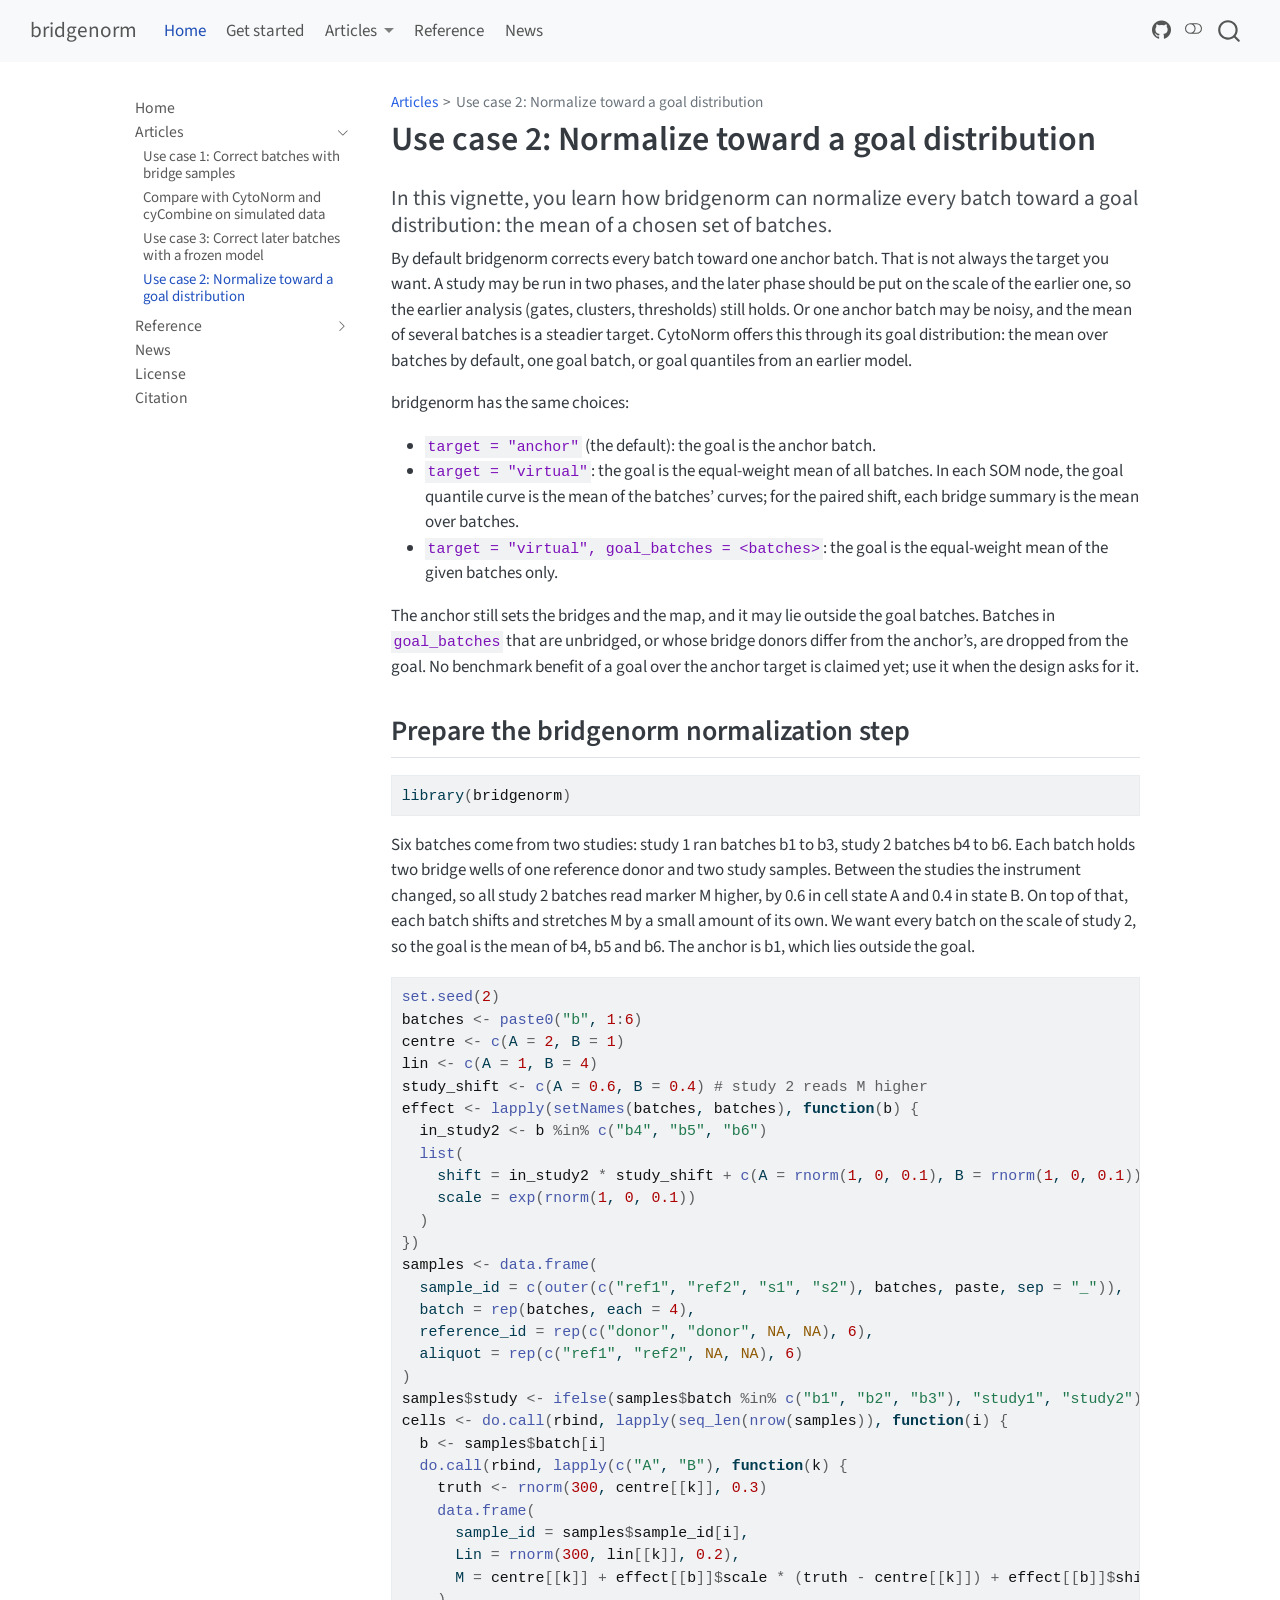
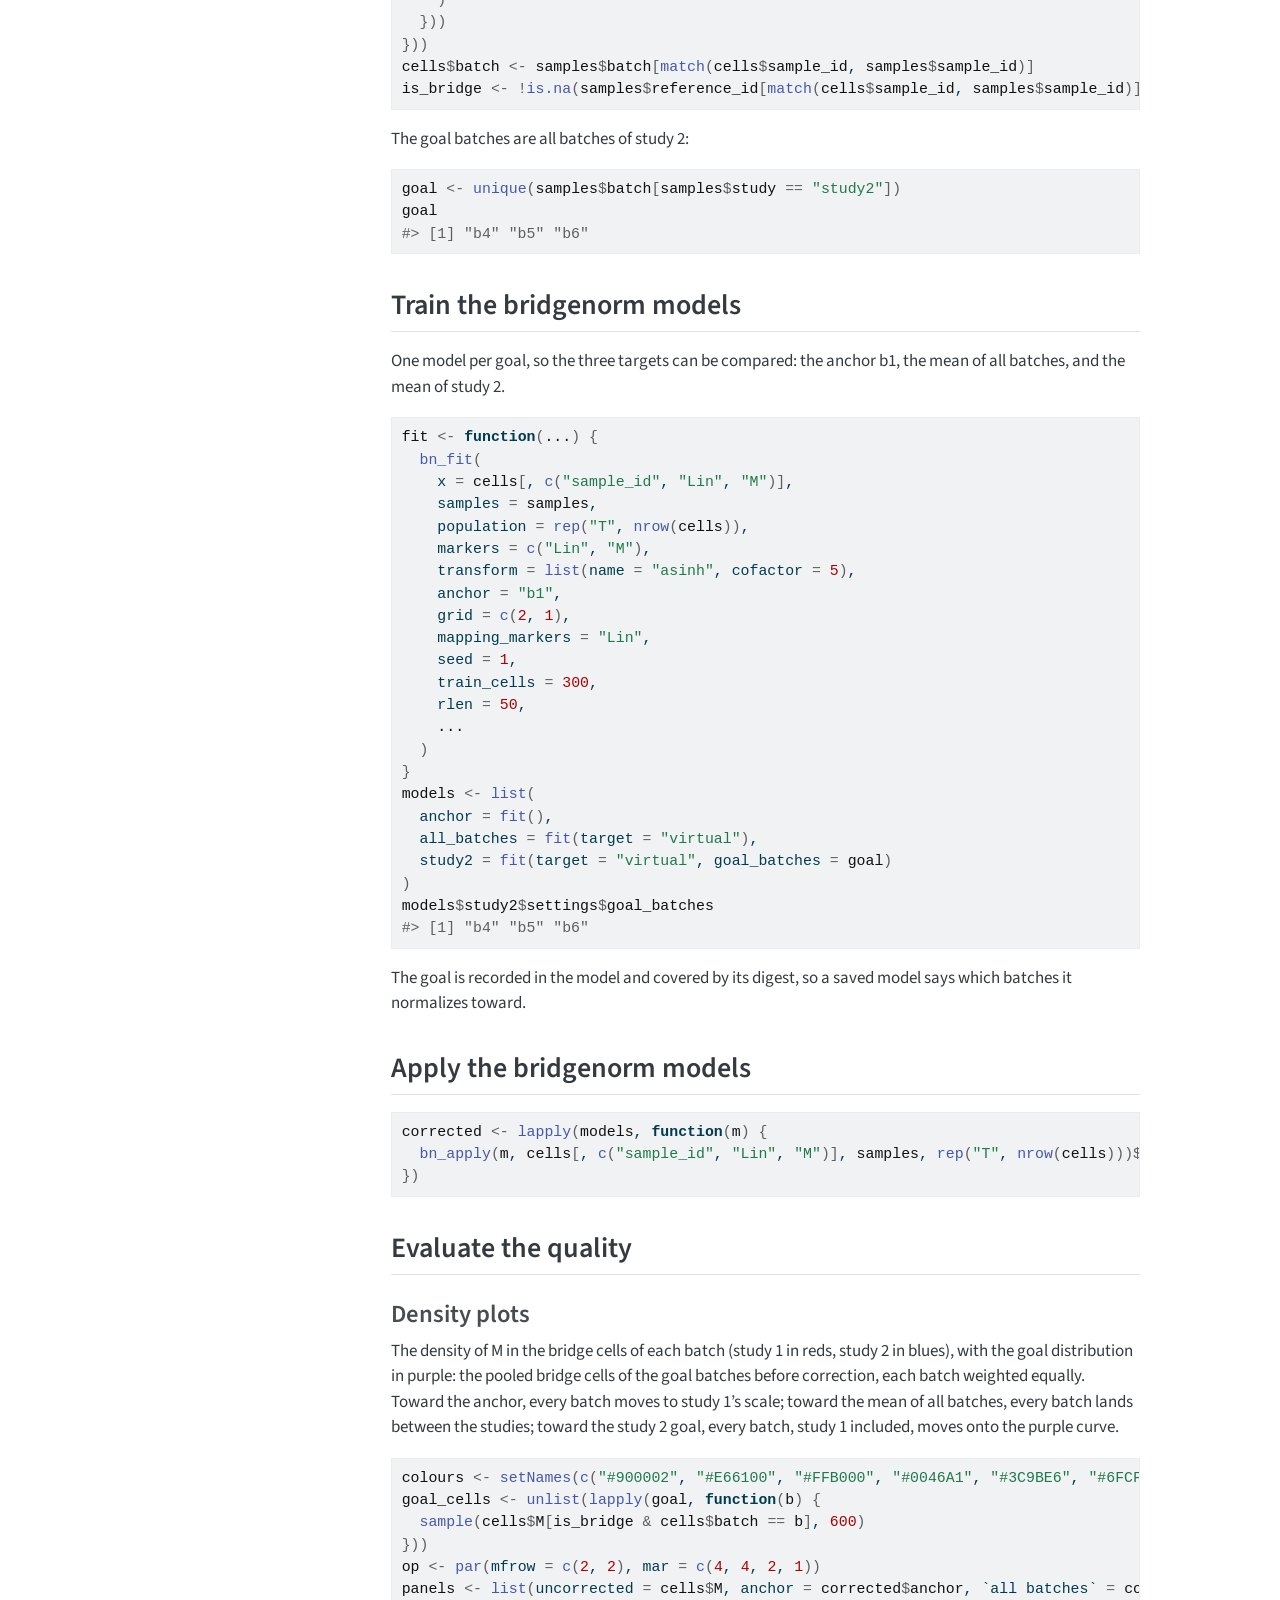
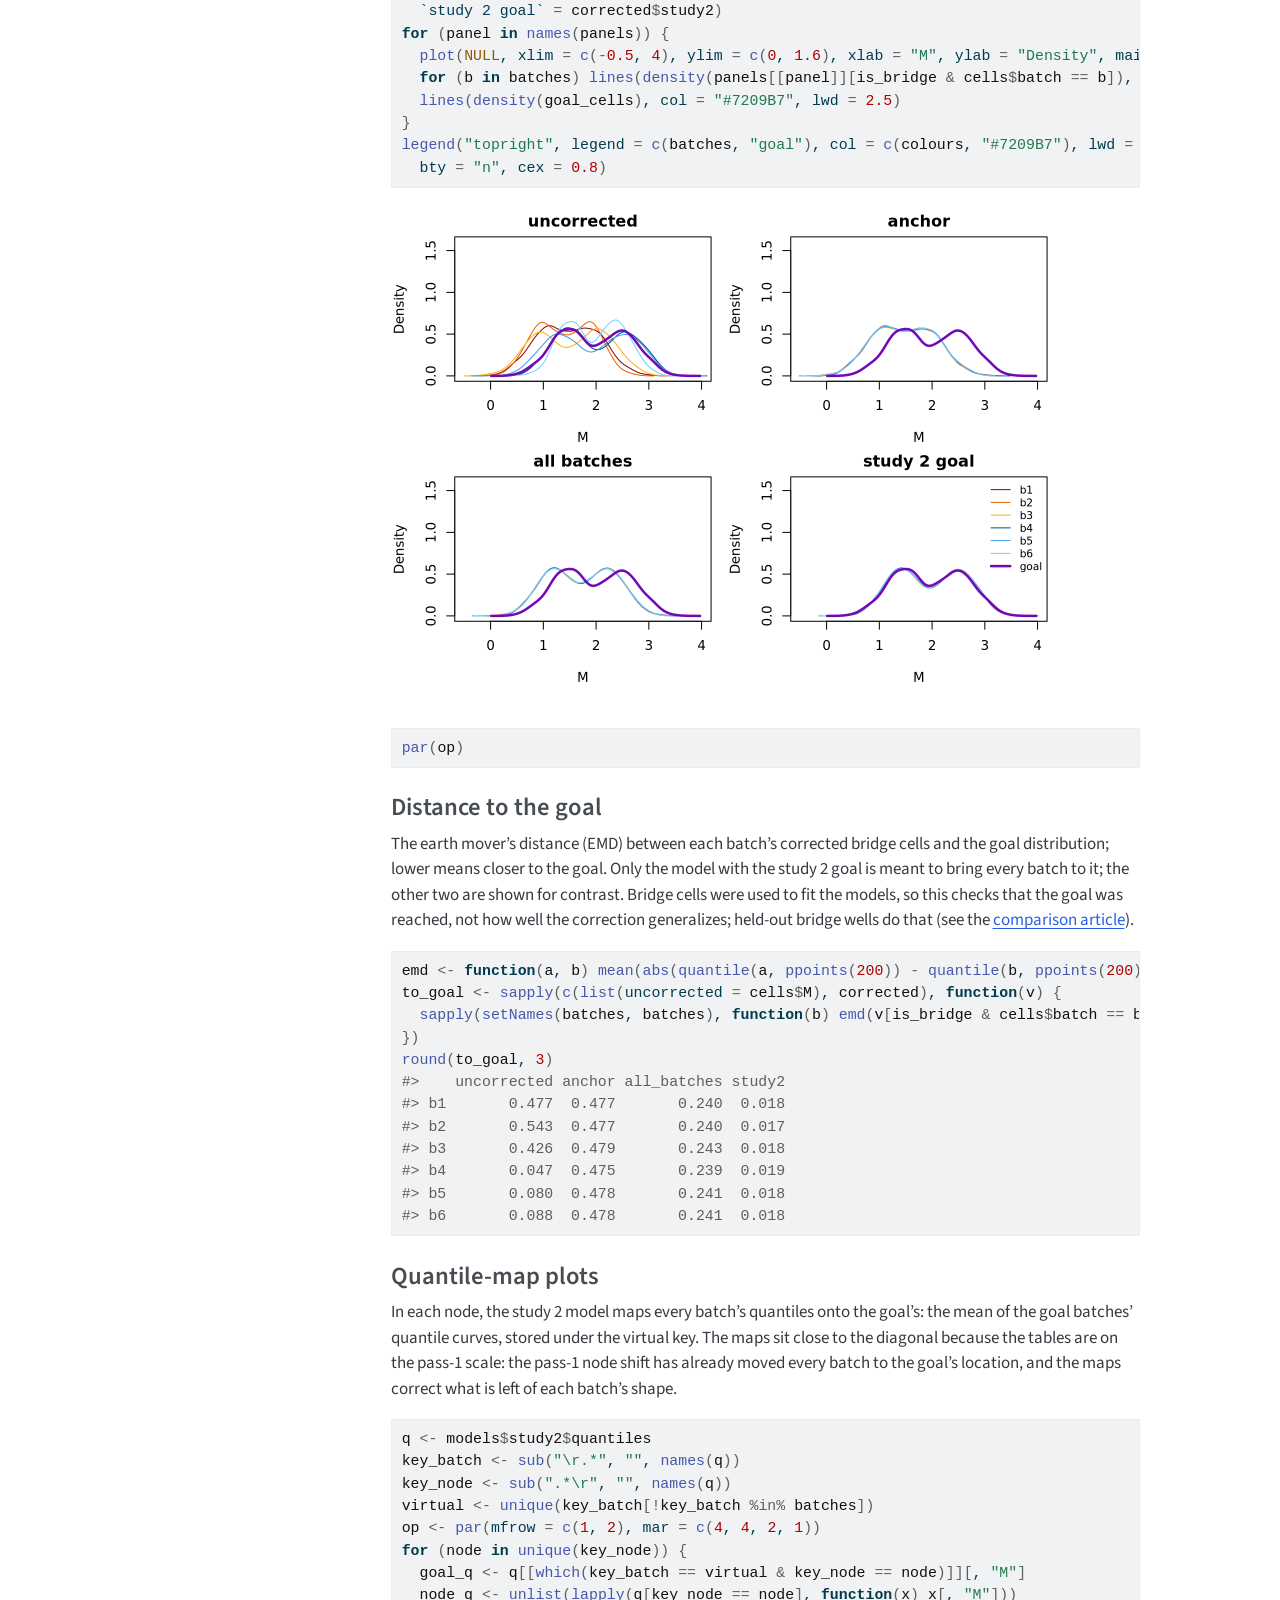
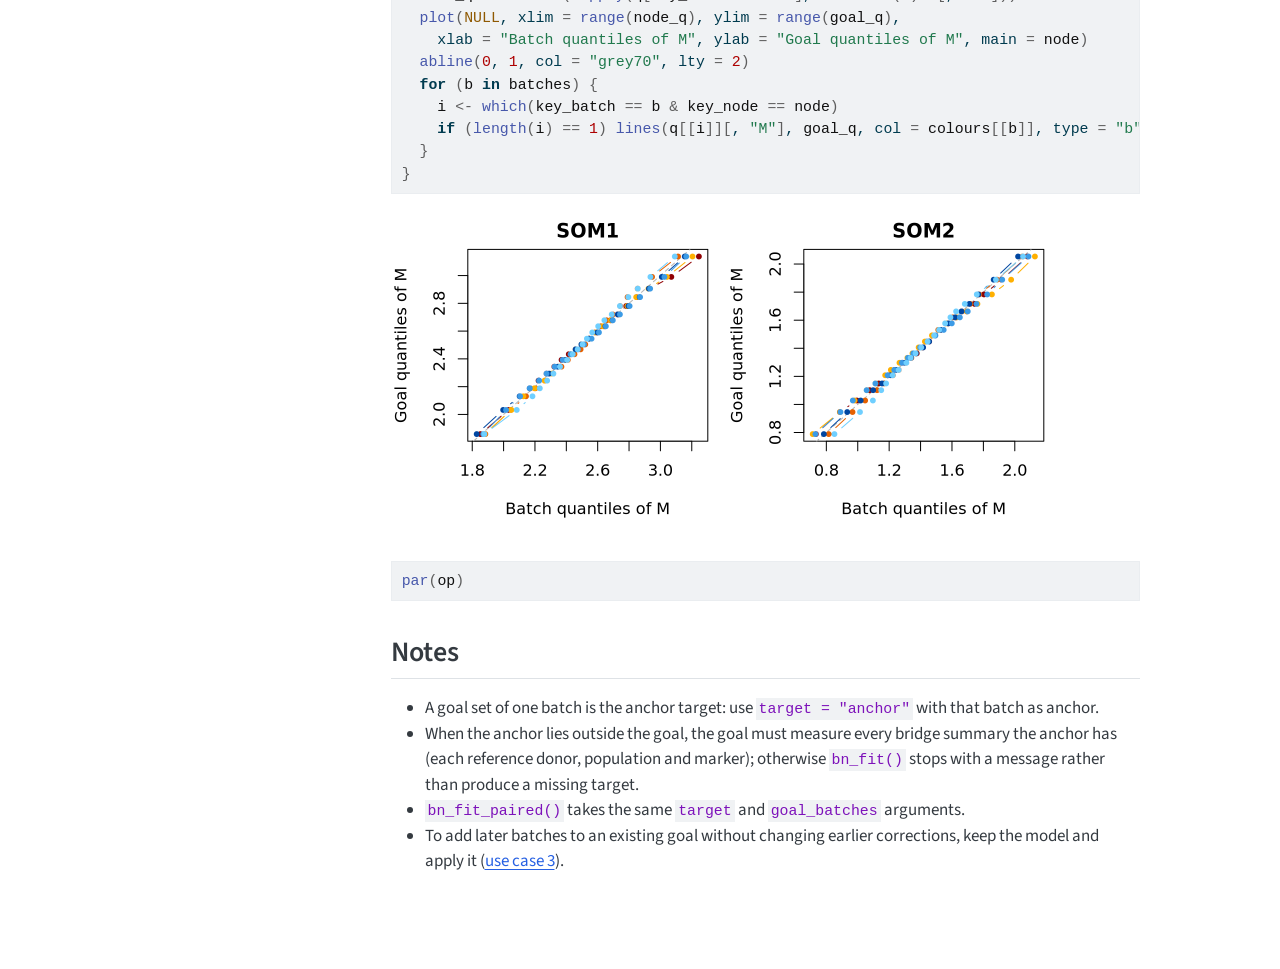
<file: vignettes/goal-distribution.html>
<!DOCTYPE html>
<html xmlns="http://www.w3.org/1999/xhtml" lang="en" xml:lang="en"><head>
<meta http-equiv="Content-Type" content="text/html; charset=UTF-8">
<meta charset="utf-8">
<meta name="generator" content="quarto-1.10.19">
<meta name="viewport" content="width=device-width, initial-scale=1.0, user-scalable=yes">
<title>Use case 2: Normalize toward a goal distribution – bridgenorm</title>
<style>
/* Default styles provided by pandoc.
** See https://pandoc.org/MANUAL.html#variables-for-html for config info.
*/
span.smallcaps{font-variant: small-caps;}
div.columns{display: flex; gap: 1.5em;}
div.column{flex: auto;}
@media screen {
div.columns{gap: min(4vw, 1.5em);}
div.column{overflow-x: auto;}
}
div.hanging-indent{margin-left: 1.5em; text-indent: -1.5em;}
ul.task-list{list-style: none;}
ul.task-list li input[type="checkbox"] {
  width: 0.8em;
  margin: 0 0.8em 0.2em -1em; /* quarto-specific, see https://github.com/quarto-dev/quarto-cli/issues/4556 */ 
  vertical-align: middle;
}
/* CSS for syntax highlighting */
html { -webkit-text-size-adjust: 100%; }
pre > code.sourceCode { white-space: pre; position: relative; }
pre > code.sourceCode > span { display: inline-block; line-height: 1.25; }
pre > code.sourceCode > span:empty { height: 1.2em; }
.sourceCode { overflow: visible; }
code.sourceCode > span { color: inherit; text-decoration: inherit; }
div.sourceCode { margin: 1em 0; }
pre.sourceCode { margin: 0; }
@media screen {
div.sourceCode { overflow: auto; }
}
@media print {
pre > code.sourceCode { white-space: pre-wrap; }
pre > code.sourceCode > span { text-indent: -5em; padding-left: 5em; }
}
pre.numberSource code
  { counter-reset: source-line 0; }
pre.numberSource code > span
  { position: relative; left: -4em; counter-increment: source-line; }
pre.numberSource code > span > a:first-child::before
  { content: counter(source-line);
    position: relative; left: -1em; text-align: right; vertical-align: baseline;
    border: none; display: inline-block;
    -webkit-touch-callout: none; -webkit-user-select: none;
    -khtml-user-select: none; -moz-user-select: none;
    -ms-user-select: none; user-select: none;
    padding: 0 4px; width: 4em;
  }
pre.numberSource { margin-left: 3em;  padding-left: 4px; }
div.sourceCode
  {   }
@media screen {
pre > code.sourceCode > span > a:first-child::before { text-decoration: underline; }
}
</style>

<script src="../site_libs/quarto-nav/quarto-nav.js"></script>
<script src="../site_libs/quarto-nav/headroom.min.js"></script>
<script src="../site_libs/clipboard/clipboard.min.js"></script>
<script src="../site_libs/quarto-search/autocomplete.umd.js"></script>
<script src="../site_libs/quarto-search/fuse.min.js"></script>
<script src="../site_libs/quarto-search/quarto-search.js"></script>
<meta name="quarto:offset" content="../">
<script src="../site_libs/quarto-html/quarto.js" type="module"></script>
<script src="../site_libs/quarto-html/tabsets/tabsets.js" type="module"></script>
<script src="../site_libs/quarto-html/popper.min.js"></script>
<script src="../site_libs/quarto-html/tippy.umd.min.js"></script>
<script src="../site_libs/quarto-html/anchor.min.js"></script>
<link href="../site_libs/quarto-html/tippy.css" rel="stylesheet">
<link href="../site_libs/quarto-html/quarto-syntax-highlighting-bf27225e3a48a9273f3daa8f8e829971.css" rel="stylesheet" class="quarto-color-scheme" id="quarto-text-highlighting-styles">
<link href="../site_libs/quarto-html/quarto-syntax-highlighting-dark-b626d73c4c936ccc3cb08be7d45d1df6.css" rel="stylesheet" class="quarto-color-scheme quarto-color-alternate" id="quarto-text-highlighting-styles">
<link href="../site_libs/quarto-html/quarto-syntax-highlighting-bf27225e3a48a9273f3daa8f8e829971.css" rel="stylesheet" class="quarto-color-scheme-extra" id="quarto-text-highlighting-styles">
<script src="../site_libs/bootstrap/bootstrap.min.js"></script>
<link href="../site_libs/bootstrap/bootstrap-icons.css" rel="stylesheet">
<link href="../site_libs/bootstrap/bootstrap-cbf1fd589b2feeb3da8b94d52fd10830.min.css" rel="stylesheet" append-hash="true" class="quarto-color-scheme" id="quarto-bootstrap" data-mode="light">
<link href="../site_libs/bootstrap/bootstrap-dark-8394ba2926a69b74b325d882636bf2b7.min.css" rel="stylesheet" append-hash="true" class="quarto-color-scheme quarto-color-alternate" id="quarto-bootstrap" data-mode="dark">
<link href="../site_libs/bootstrap/bootstrap-cbf1fd589b2feeb3da8b94d52fd10830.min.css" rel="stylesheet" append-hash="true" class="quarto-color-scheme-extra" id="quarto-bootstrap" data-mode="light"><script id="quarto-search-options" type="application/json">{
  "location": "navbar",
  "copy-button": false,
  "collapse-after": 3,
  "panel-placement": "end",
  "type": "overlay",
  "limit": 50,
  "keyboard-shortcut": [
    "f",
    "/",
    "s"
  ],
  "show-item-context": false,
  "language": {
    "search-no-results-text": "No results",
    "search-matching-documents-text": "matching documents",
    "search-copy-link-title": "Copy link to search",
    "search-hide-matches-text": "Hide additional matches",
    "search-more-match-text": "more match in this document",
    "search-more-matches-text": "more matches in this document",
    "search-clear-button-title": "Clear",
    "search-text-placeholder": "",
    "search-detached-cancel-button-title": "Cancel",
    "search-submit-button-title": "Submit",
    "search-label": "Search"
  }
}</script>
</head>
<body class="nav-sidebar floating nav-fixed fullcontent quarto-light"><script id="quarto-html-before-body" type="application/javascript">
    const toggleBodyColorMode = (bsSheetEl) => {
      const mode = bsSheetEl.getAttribute("data-mode");
      const bodyEl = window.document.querySelector("body");
      if (mode === "dark") {
        bodyEl.classList.add("quarto-dark");
        bodyEl.classList.remove("quarto-light");
      } else {
        bodyEl.classList.add("quarto-light");
        bodyEl.classList.remove("quarto-dark");
      }
    }
    const toggleBodyColorPrimary = () => {
      const bsSheetEl = window.document.querySelector("link#quarto-bootstrap:not([rel=disabled-stylesheet])");
      if (bsSheetEl) {
        toggleBodyColorMode(bsSheetEl);
      }
    }
    const setColorSchemeToggle = (alternate) => {
      const toggles = window.document.querySelectorAll('.quarto-color-scheme-toggle');
      for (let i=0; i < toggles.length; i++) {
        const toggle = toggles[i];
        if (toggle) {
          if (alternate) {
            toggle.classList.add("alternate");
          } else {
            toggle.classList.remove("alternate");
          }
        }
      }
    };
    const toggleColorMode = (alternate) => {
      // Switch the stylesheets
      const primaryStylesheets = window.document.querySelectorAll('link.quarto-color-scheme:not(.quarto-color-alternate)');
      const alternateStylesheets = window.document.querySelectorAll('link.quarto-color-scheme.quarto-color-alternate');
      manageTransitions('#quarto-margin-sidebar .nav-link', false);
      if (alternate) {
        // note: dark is layered on light, we don't disable primary!
        enableStylesheet(alternateStylesheets);
        for (const sheetNode of alternateStylesheets) {
          if (sheetNode.id === "quarto-bootstrap") {
            toggleBodyColorMode(sheetNode);
          }
        }
      } else {
        disableStylesheet(alternateStylesheets);
        enableStylesheet(primaryStylesheets)
        toggleBodyColorPrimary();
      }
      manageTransitions('#quarto-margin-sidebar .nav-link', true);
      // Switch the toggles
      setColorSchemeToggle(alternate)
      // Hack to workaround the fact that safari doesn't
      // properly recolor the scrollbar when toggling (#1455)
      if (navigator.userAgent.indexOf('Safari') > 0 && navigator.userAgent.indexOf('Chrome') == -1) {
        manageTransitions("body", false);
        window.scrollTo(0, 1);
        setTimeout(() => {
          window.scrollTo(0, 0);
          manageTransitions("body", true);
        }, 40);
      }
    }
    const disableStylesheet = (stylesheets) => {
      for (let i=0; i < stylesheets.length; i++) {
        const stylesheet = stylesheets[i];
        stylesheet.rel = 'disabled-stylesheet';
      }
    }
    const enableStylesheet = (stylesheets) => {
      for (let i=0; i < stylesheets.length; i++) {
        const stylesheet = stylesheets[i];
        if(stylesheet.rel !== 'stylesheet') { // for Chrome, which will still FOUC without this check
          stylesheet.rel = 'stylesheet';
        }
      }
    }
    const manageTransitions = (selector, allowTransitions) => {
      const els = window.document.querySelectorAll(selector);
      for (let i=0; i < els.length; i++) {
        const el = els[i];
        if (allowTransitions) {
          el.classList.remove('notransition');
        } else {
          el.classList.add('notransition');
        }
      }
    }
    const isFileUrl = () => {
      return window.location.protocol === 'file:';
    }
    const hasAlternateSentinel = () => {
      let styleSentinel = getColorSchemeSentinel();
      if (styleSentinel !== null) {
        return styleSentinel === "alternate";
      } else {
        return false;
      }
    }
    const setStyleSentinel = (alternate) => {
      const value = alternate ? "alternate" : "default";
      if (!isFileUrl()) {
        window.localStorage.setItem("quarto-color-scheme", value);
      } else {
        localAlternateSentinel = value;
      }
    }
    const getColorSchemeSentinel = () => {
      if (!isFileUrl()) {
        const storageValue = window.localStorage.getItem("quarto-color-scheme");
        return storageValue != null ? storageValue : localAlternateSentinel;
      } else {
        return localAlternateSentinel;
      }
    }
    const toggleGiscusIfUsed = (isAlternate, darkModeDefault) => {
      const baseTheme = document.querySelector('#giscus-base-theme')?.value ?? 'light';
      const alternateTheme = document.querySelector('#giscus-alt-theme')?.value ?? 'dark';
      let newTheme = '';
      if(authorPrefersDark) {
        newTheme = isAlternate ? baseTheme : alternateTheme;
      } else {
        newTheme = isAlternate ? alternateTheme : baseTheme;
      }
      const changeGiscusTheme = () => {
        // From: https://github.com/giscus/giscus/issues/336
        const sendMessage = (message) => {
          const iframe = document.querySelector('iframe.giscus-frame');
          if (!iframe) return;
          iframe.contentWindow.postMessage({ giscus: message }, 'https://giscus.app');
        }
        sendMessage({
          setConfig: {
            theme: newTheme
          }
        });
      }
      const isGiscussLoaded = window.document.querySelector('iframe.giscus-frame') !== null;
      if (isGiscussLoaded) {
        changeGiscusTheme();
      }
    };
    const authorPrefersDark = false;
    const darkModeDefault = authorPrefersDark;
      document.querySelector('link#quarto-text-highlighting-styles.quarto-color-scheme-extra').rel = 'disabled-stylesheet';
      document.querySelector('link#quarto-bootstrap.quarto-color-scheme-extra').rel = 'disabled-stylesheet';
    let localAlternateSentinel = darkModeDefault ? 'alternate' : 'default';
    // Dark / light mode switch
    window.quartoToggleColorScheme = () => {
      // Read the current dark / light value
      let toAlternate = !hasAlternateSentinel();
      toggleColorMode(toAlternate);
      setStyleSentinel(toAlternate);
      toggleGiscusIfUsed(toAlternate, darkModeDefault);
      window.dispatchEvent(new Event('resize'));
    };
    // Switch to dark mode if need be
    if (hasAlternateSentinel()) {
      toggleColorMode(true);
    } else {
      toggleColorMode(false);
    }
  </script>

<div id="quarto-search-results"></div>
  <header id="quarto-header" class="headroom fixed-top"><nav class="navbar navbar-expand-lg " data-bs-theme="dark"><div class="navbar-container container-fluid">
      <div class="navbar-brand-container mx-auto">
    <a class="navbar-brand" href="../index.html">
    <span class="navbar-title">bridgenorm</span>
    </a>
  </div>
            <div id="quarto-search" class="" title="Search"></div>
          <button class="navbar-toggler" type="button" data-bs-toggle="collapse" data-bs-target="#navbarCollapse" aria-controls="navbarCollapse" role="menu" aria-expanded="false" aria-label="Toggle navigation" onclick="if (window.quartoToggleHeadroom) { window.quartoToggleHeadroom(); }">
  <span class="navbar-toggler-icon"></span>
</button>
          <div class="collapse navbar-collapse" id="navbarCollapse">
            <ul class="navbar-nav navbar-nav-scroll me-auto">
<li class="nav-item">
    <a class="nav-link active" href="../index.html" aria-current="page"> 
<span class="menu-text">Home</span></a>
  </li>  
  <li class="nav-item">
    <a class="nav-link" href="../vignettes/bridgenorm.html"> 
<span class="menu-text">Get started</span></a>
  </li>  
  <li class="nav-item dropdown ">
    <a class="nav-link dropdown-toggle" href="#" id="nav-menu-articles" role="link" data-bs-toggle="dropdown" aria-expanded="false">
 <span class="menu-text">Articles</span>
    </a>
    <ul class="dropdown-menu" aria-labelledby="nav-menu-articles">
<li>
    <a class="dropdown-item" href="../vignettes/bridgenorm.html">
 <span class="dropdown-text">Use case 1: Correct batches with bridge samples</span></a>
  </li>  
        <li>
    <a class="dropdown-item" href="../vignettes/goal-distribution.html">
 <span class="dropdown-text">Use case 2: Normalize toward a goal distribution</span></a>
  </li>  
        <li>
    <a class="dropdown-item" href="../vignettes/frozen-model.html">
 <span class="dropdown-text">Use case 3: Correct later batches with a frozen model</span></a>
  </li>  
        <li>
    <a class="dropdown-item" href="../vignettes/compare.html">
 <span class="dropdown-text">Compare with CytoNorm and cyCombine</span></a>
  </li>  
    </ul>
</li>
  <li class="nav-item">
    <a class="nav-link" href="../man/bn_fit.html"> 
<span class="menu-text">Reference</span></a>
  </li>  
  <li class="nav-item">
    <a class="nav-link" href="../NEWS.html"> 
<span class="menu-text">News</span></a>
  </li>  
</ul>
<ul class="navbar-nav navbar-nav-scroll ms-auto">
<li class="nav-item compact">
    <a class="nav-link" href="https://github.com/mdmanurung/bridgenorm"> <i class="bi bi-github" role="img" aria-label="bridgenorm GitHub">
</i> 
<span class="menu-text"></span></a>
  </li>  
</ul>
</div> <!-- /navcollapse -->
            <div class="quarto-navbar-tools">
  <a href="" class="quarto-color-scheme-toggle quarto-navigation-tool  px-1" onclick="window.quartoToggleColorScheme(); return false;" title="Toggle dark mode"><i class="bi"></i></a>
</div>
      </div> <!-- /container-fluid -->
    </nav><nav class="quarto-secondary-nav"><div class="container-fluid d-flex">
      <button type="button" class="quarto-btn-toggle btn" data-bs-toggle="collapse" role="button" data-bs-target=".quarto-sidebar-collapse-item" aria-controls="quarto-sidebar" aria-expanded="false" aria-label="Toggle sidebar navigation" onclick="if (window.quartoToggleHeadroom) { window.quartoToggleHeadroom(); }">
        <i class="bi bi-layout-text-sidebar-reverse"></i>
      </button>
        <nav class="quarto-page-breadcrumbs" aria-label="breadcrumb"><ol class="breadcrumb"><li class="breadcrumb-item"><a href="../vignettes/bridgenorm.html">Articles</a></li><li class="breadcrumb-item"><a href="../vignettes/goal-distribution.html">Use case 2: Normalize toward a goal distribution</a></li></ol></nav>
        <a class="flex-grow-1" role="navigation" data-bs-toggle="collapse" data-bs-target=".quarto-sidebar-collapse-item" aria-controls="quarto-sidebar" aria-expanded="false" aria-label="Toggle sidebar navigation" onclick="if (window.quartoToggleHeadroom) { window.quartoToggleHeadroom(); }">      
        </a>
    </div>
  </nav></header><!-- content --><div id="quarto-content" class="quarto-container page-columns page-rows-contents page-layout-article page-navbar">
<!-- sidebar -->
  <nav id="quarto-sidebar" class="sidebar collapse collapse-horizontal quarto-sidebar-collapse-item sidebar-navigation floating overflow-auto"><div class="sidebar-menu-container"> 
    <ul class="list-unstyled mt-1">
<li class="sidebar-item">
  <div class="sidebar-item-container"> 
  <a href="../index.html" class="sidebar-item-text sidebar-link">
 <span class="menu-text">Home</span></a>
  </div>
</li>
        <li class="sidebar-item sidebar-item-section">
      <div class="sidebar-item-container"> 
            <a class="sidebar-item-text sidebar-link text-start" data-bs-toggle="collapse" data-bs-target="#quarto-sidebar-section-1" role="navigation" aria-expanded="true">
 <span class="menu-text">Articles</span></a>
          <a class="sidebar-item-toggle text-start" data-bs-toggle="collapse" data-bs-target="#quarto-sidebar-section-1" role="navigation" aria-expanded="true" aria-label="Toggle section">
            <i class="bi bi-chevron-right ms-2"></i>
          </a> 
      </div>
      <ul id="quarto-sidebar-section-1" class="collapse list-unstyled sidebar-section depth1 show">
<li class="sidebar-item">
  <div class="sidebar-item-container"> 
  <a href="../vignettes/bridgenorm.html" class="sidebar-item-text sidebar-link">
 <span class="menu-text">Use case 1: Correct batches with bridge samples</span></a>
  </div>
</li>
          <li class="sidebar-item">
  <div class="sidebar-item-container"> 
  <a href="../vignettes/compare.html" class="sidebar-item-text sidebar-link">
 <span class="menu-text">Compare with CytoNorm and cyCombine on simulated data</span></a>
  </div>
</li>
          <li class="sidebar-item">
  <div class="sidebar-item-container"> 
  <a href="../vignettes/frozen-model.html" class="sidebar-item-text sidebar-link">
 <span class="menu-text">Use case 3: Correct later batches with a frozen model</span></a>
  </div>
</li>
          <li class="sidebar-item">
  <div class="sidebar-item-container"> 
  <a href="../vignettes/goal-distribution.html" class="sidebar-item-text sidebar-link active">
 <span class="menu-text">Use case 2: Normalize toward a goal distribution</span></a>
  </div>
</li>
      </ul>
</li>
        <li class="sidebar-item sidebar-item-section">
      <div class="sidebar-item-container"> 
            <a class="sidebar-item-text sidebar-link text-start collapsed" data-bs-toggle="collapse" data-bs-target="#quarto-sidebar-section-2" role="navigation" aria-expanded="false">
 <span class="menu-text">Reference</span></a>
          <a class="sidebar-item-toggle text-start collapsed" data-bs-toggle="collapse" data-bs-target="#quarto-sidebar-section-2" role="navigation" aria-expanded="false" aria-label="Toggle section">
            <i class="bi bi-chevron-right ms-2"></i>
          </a> 
      </div>
      <ul id="quarto-sidebar-section-2" class="collapse list-unstyled sidebar-section depth1 ">
<li class="sidebar-item">
  <div class="sidebar-item-container"> 
  <a href="../man/bn_apply.html" class="sidebar-item-text sidebar-link">
 <span class="menu-text">bn_apply</span></a>
  </div>
</li>
          <li class="sidebar-item">
  <div class="sidebar-item-container"> 
  <a href="../man/bn_bridges.html" class="sidebar-item-text sidebar-link">
 <span class="menu-text">bn_bridges</span></a>
  </div>
</li>
          <li class="sidebar-item">
  <div class="sidebar-item-container"> 
  <a href="../man/bn_fit_paired.html" class="sidebar-item-text sidebar-link">
 <span class="menu-text">bn_fit_paired</span></a>
  </div>
</li>
          <li class="sidebar-item">
  <div class="sidebar-item-container"> 
  <a href="../man/bn_fit.html" class="sidebar-item-text sidebar-link">
 <span class="menu-text">bn_fit</span></a>
  </div>
</li>
          <li class="sidebar-item">
  <div class="sidebar-item-container"> 
  <a href="../man/bn_reference_noise.html" class="sidebar-item-text sidebar-link">
 <span class="menu-text">bn_reference_noise</span></a>
  </div>
</li>
          <li class="sidebar-item">
  <div class="sidebar-item-container"> 
  <a href="../man/bn_save.html" class="sidebar-item-text sidebar-link">
 <span class="menu-text">bn_save</span></a>
  </div>
</li>
      </ul>
</li>
        <li class="sidebar-item">
  <div class="sidebar-item-container"> 
  <a href="../NEWS.html" class="sidebar-item-text sidebar-link">
 <span class="menu-text">News</span></a>
  </div>
</li>
        <li class="sidebar-item">
  <div class="sidebar-item-container"> 
  <a href="../LICENSE.html" class="sidebar-item-text sidebar-link">
 <span class="menu-text">License</span></a>
  </div>
</li>
        <li class="sidebar-item">
  <div class="sidebar-item-container"> 
  <a href="../CITATION.html" class="sidebar-item-text sidebar-link">
 <span class="menu-text">Citation</span></a>
  </div>
</li>
    </ul>
</div>
</nav><div id="quarto-sidebar-glass" class="quarto-sidebar-collapse-item" data-bs-toggle="collapse" data-bs-target=".quarto-sidebar-collapse-item"></div>
<!-- margin-sidebar -->
    
<!-- main -->
<main class="content" id="quarto-document-content"><header id="title-block-header" class="quarto-title-block default"><nav class="quarto-page-breadcrumbs quarto-title-breadcrumbs d-none d-lg-block" aria-label="breadcrumb"><ol class="breadcrumb"><li class="breadcrumb-item"><a href="../vignettes/bridgenorm.html">Articles</a></li><li class="breadcrumb-item"><a href="../vignettes/goal-distribution.html">Use case 2: Normalize toward a goal distribution</a></li></ol></nav><div class="quarto-title">
<h1 class="title">Use case 2: Normalize toward a goal distribution</h1>
</div>



<div class="quarto-title-meta">

    
  
    
  </div>
  


</header><section id="in-this-vignette-you-learn-how-bridgenorm-can-normalize-every-batch-toward-a-goal-distribution-the-mean-of-a-chosen-set-of-batches." class="level4"><h4 class="anchored" data-anchor-id="in-this-vignette-you-learn-how-bridgenorm-can-normalize-every-batch-toward-a-goal-distribution-the-mean-of-a-chosen-set-of-batches.">In this vignette, you learn how bridgenorm can normalize every batch toward a goal distribution: the mean of a chosen set of batches.</h4>
<p>By default bridgenorm corrects every batch toward one anchor batch. That is not always the target you want. A study may be run in two phases, and the later phase should be put on the scale of the earlier one, so the earlier analysis (gates, clusters, thresholds) still holds. Or one anchor batch may be noisy, and the mean of several batches is a steadier target. CytoNorm offers this through its goal distribution: the mean over batches by default, one goal batch, or goal quantiles from an earlier model.</p>
<p>bridgenorm has the same choices:</p>
<ul>
<li>
<code>target = "anchor"</code> (the default): the goal is the anchor batch.</li>
<li>
<code>target = "virtual"</code>: the goal is the equal-weight mean of all batches. In each SOM node, the goal quantile curve is the mean of the batches’ curves; for the paired shift, each bridge summary is the mean over batches.</li>
<li>
<code>target = "virtual", goal_batches = &lt;batches&gt;</code>: the goal is the equal-weight mean of the given batches only.</li>
</ul>
<p>The anchor still sets the bridges and the map, and it may lie outside the goal batches. Batches in <code>goal_batches</code> that are unbridged, or whose bridge donors differ from the anchor’s, are dropped from the goal. No benchmark benefit of a goal over the anchor target is claimed yet; use it when the design asks for it.</p>
</section><section id="prepare-the-bridgenorm-normalization-step" class="level2"><h2 class="anchored" data-anchor-id="prepare-the-bridgenorm-normalization-step">Prepare the bridgenorm normalization step</h2>
<div class="cell">
<div class="code-copy-outer-scaffold"><div class="sourceCode" id="cb1"><pre class="downlit sourceCode r code-with-copy"><code class="sourceCode R"><span><span class="kw"><a href="https://rdrr.io/r/base/library.html">library</a></span><span class="op">(</span><span class="va"><a href="https://mdmanurung.github.io/bridgenorm/">bridgenorm</a></span><span class="op">)</span></span></code></pre></div><button title="Copy to Clipboard" class="code-copy-button"><i class="bi"></i></button></div>
</div>
<p>Six batches come from two studies: study 1 ran batches b1 to b3, study 2 batches b4 to b6. Each batch holds two bridge wells of one reference donor and two study samples. Between the studies the instrument changed, so all study 2 batches read marker M higher, by 0.6 in cell state A and 0.4 in state B. On top of that, each batch shifts and stretches M by a small amount of its own. We want every batch on the scale of study 2, so the goal is the mean of b4, b5 and b6. The anchor is b1, which lies outside the goal.</p>
<div class="cell">
<div class="code-copy-outer-scaffold"><div class="sourceCode" id="cb2"><pre class="downlit sourceCode r code-with-copy"><code class="sourceCode R"><span><span class="fu"><a href="https://rdrr.io/r/base/Random.html">set.seed</a></span><span class="op">(</span><span class="fl">2</span><span class="op">)</span></span>
<span><span class="va">batches</span> <span class="op">&lt;-</span> <span class="fu"><a href="https://rdrr.io/r/base/paste.html">paste0</a></span><span class="op">(</span><span class="st">"b"</span>, <span class="fl">1</span><span class="op">:</span><span class="fl">6</span><span class="op">)</span></span>
<span><span class="va">centre</span> <span class="op">&lt;-</span> <span class="fu"><a href="https://rdrr.io/r/base/c.html">c</a></span><span class="op">(</span>A <span class="op">=</span> <span class="fl">2</span>, B <span class="op">=</span> <span class="fl">1</span><span class="op">)</span></span>
<span><span class="va">lin</span> <span class="op">&lt;-</span> <span class="fu"><a href="https://rdrr.io/r/base/c.html">c</a></span><span class="op">(</span>A <span class="op">=</span> <span class="fl">1</span>, B <span class="op">=</span> <span class="fl">4</span><span class="op">)</span></span>
<span><span class="va">study_shift</span> <span class="op">&lt;-</span> <span class="fu"><a href="https://rdrr.io/r/base/c.html">c</a></span><span class="op">(</span>A <span class="op">=</span> <span class="fl">0.6</span>, B <span class="op">=</span> <span class="fl">0.4</span><span class="op">)</span> <span class="co"># study 2 reads M higher</span></span>
<span><span class="va">effect</span> <span class="op">&lt;-</span> <span class="fu"><a href="https://rdrr.io/r/base/lapply.html">lapply</a></span><span class="op">(</span><span class="fu"><a href="https://rdrr.io/r/stats/setNames.html">setNames</a></span><span class="op">(</span><span class="va">batches</span>, <span class="va">batches</span><span class="op">)</span>, <span class="kw">function</span><span class="op">(</span><span class="va">b</span><span class="op">)</span> <span class="op">{</span></span>
<span>  <span class="va">in_study2</span> <span class="op">&lt;-</span> <span class="va">b</span> <span class="op"><a href="https://rdrr.io/r/base/match.html">%in%</a></span> <span class="fu"><a href="https://rdrr.io/r/base/c.html">c</a></span><span class="op">(</span><span class="st">"b4"</span>, <span class="st">"b5"</span>, <span class="st">"b6"</span><span class="op">)</span></span>
<span>  <span class="fu"><a href="https://rdrr.io/r/base/list.html">list</a></span><span class="op">(</span></span>
<span>    shift <span class="op">=</span> <span class="va">in_study2</span> <span class="op">*</span> <span class="va">study_shift</span> <span class="op">+</span> <span class="fu"><a href="https://rdrr.io/r/base/c.html">c</a></span><span class="op">(</span>A <span class="op">=</span> <span class="fu"><a href="https://rdrr.io/r/stats/Normal.html">rnorm</a></span><span class="op">(</span><span class="fl">1</span>, <span class="fl">0</span>, <span class="fl">0.1</span><span class="op">)</span>, B <span class="op">=</span> <span class="fu"><a href="https://rdrr.io/r/stats/Normal.html">rnorm</a></span><span class="op">(</span><span class="fl">1</span>, <span class="fl">0</span>, <span class="fl">0.1</span><span class="op">)</span><span class="op">)</span>,</span>
<span>    scale <span class="op">=</span> <span class="fu"><a href="https://rdrr.io/r/base/Log.html">exp</a></span><span class="op">(</span><span class="fu"><a href="https://rdrr.io/r/stats/Normal.html">rnorm</a></span><span class="op">(</span><span class="fl">1</span>, <span class="fl">0</span>, <span class="fl">0.1</span><span class="op">)</span><span class="op">)</span></span>
<span>  <span class="op">)</span></span>
<span><span class="op">}</span><span class="op">)</span></span>
<span><span class="va">samples</span> <span class="op">&lt;-</span> <span class="fu"><a href="https://rdrr.io/r/base/data.frame.html">data.frame</a></span><span class="op">(</span></span>
<span>  sample_id <span class="op">=</span> <span class="fu"><a href="https://rdrr.io/r/base/c.html">c</a></span><span class="op">(</span><span class="fu"><a href="https://rdrr.io/r/base/outer.html">outer</a></span><span class="op">(</span><span class="fu"><a href="https://rdrr.io/r/base/c.html">c</a></span><span class="op">(</span><span class="st">"ref1"</span>, <span class="st">"ref2"</span>, <span class="st">"s1"</span>, <span class="st">"s2"</span><span class="op">)</span>, <span class="va">batches</span>, <span class="va">paste</span>, sep <span class="op">=</span> <span class="st">"_"</span><span class="op">)</span><span class="op">)</span>,</span>
<span>  batch <span class="op">=</span> <span class="fu"><a href="https://rdrr.io/r/base/rep.html">rep</a></span><span class="op">(</span><span class="va">batches</span>, each <span class="op">=</span> <span class="fl">4</span><span class="op">)</span>,</span>
<span>  reference_id <span class="op">=</span> <span class="fu"><a href="https://rdrr.io/r/base/rep.html">rep</a></span><span class="op">(</span><span class="fu"><a href="https://rdrr.io/r/base/c.html">c</a></span><span class="op">(</span><span class="st">"donor"</span>, <span class="st">"donor"</span>, <span class="cn">NA</span>, <span class="cn">NA</span><span class="op">)</span>, <span class="fl">6</span><span class="op">)</span>,</span>
<span>  aliquot <span class="op">=</span> <span class="fu"><a href="https://rdrr.io/r/base/rep.html">rep</a></span><span class="op">(</span><span class="fu"><a href="https://rdrr.io/r/base/c.html">c</a></span><span class="op">(</span><span class="st">"ref1"</span>, <span class="st">"ref2"</span>, <span class="cn">NA</span>, <span class="cn">NA</span><span class="op">)</span>, <span class="fl">6</span><span class="op">)</span></span>
<span><span class="op">)</span></span>
<span><span class="va">samples</span><span class="op">$</span><span class="va">study</span> <span class="op">&lt;-</span> <span class="fu"><a href="https://rdrr.io/r/base/ifelse.html">ifelse</a></span><span class="op">(</span><span class="va">samples</span><span class="op">$</span><span class="va">batch</span> <span class="op"><a href="https://rdrr.io/r/base/match.html">%in%</a></span> <span class="fu"><a href="https://rdrr.io/r/base/c.html">c</a></span><span class="op">(</span><span class="st">"b1"</span>, <span class="st">"b2"</span>, <span class="st">"b3"</span><span class="op">)</span>, <span class="st">"study1"</span>, <span class="st">"study2"</span><span class="op">)</span></span>
<span><span class="va">cells</span> <span class="op">&lt;-</span> <span class="fu"><a href="https://rdrr.io/r/base/do.call.html">do.call</a></span><span class="op">(</span><span class="va">rbind</span>, <span class="fu"><a href="https://rdrr.io/r/base/lapply.html">lapply</a></span><span class="op">(</span><span class="fu"><a href="https://rdrr.io/r/base/seq.html">seq_len</a></span><span class="op">(</span><span class="fu"><a href="https://rdrr.io/r/base/nrow.html">nrow</a></span><span class="op">(</span><span class="va">samples</span><span class="op">)</span><span class="op">)</span>, <span class="kw">function</span><span class="op">(</span><span class="va">i</span><span class="op">)</span> <span class="op">{</span></span>
<span>  <span class="va">b</span> <span class="op">&lt;-</span> <span class="va">samples</span><span class="op">$</span><span class="va">batch</span><span class="op">[</span><span class="va">i</span><span class="op">]</span></span>
<span>  <span class="fu"><a href="https://rdrr.io/r/base/do.call.html">do.call</a></span><span class="op">(</span><span class="va">rbind</span>, <span class="fu"><a href="https://rdrr.io/r/base/lapply.html">lapply</a></span><span class="op">(</span><span class="fu"><a href="https://rdrr.io/r/base/c.html">c</a></span><span class="op">(</span><span class="st">"A"</span>, <span class="st">"B"</span><span class="op">)</span>, <span class="kw">function</span><span class="op">(</span><span class="va">k</span><span class="op">)</span> <span class="op">{</span></span>
<span>    <span class="va">truth</span> <span class="op">&lt;-</span> <span class="fu"><a href="https://rdrr.io/r/stats/Normal.html">rnorm</a></span><span class="op">(</span><span class="fl">300</span>, <span class="va">centre</span><span class="op">[[</span><span class="va">k</span><span class="op">]</span><span class="op">]</span>, <span class="fl">0.3</span><span class="op">)</span></span>
<span>    <span class="fu"><a href="https://rdrr.io/r/base/data.frame.html">data.frame</a></span><span class="op">(</span></span>
<span>      sample_id <span class="op">=</span> <span class="va">samples</span><span class="op">$</span><span class="va">sample_id</span><span class="op">[</span><span class="va">i</span><span class="op">]</span>,</span>
<span>      Lin <span class="op">=</span> <span class="fu"><a href="https://rdrr.io/r/stats/Normal.html">rnorm</a></span><span class="op">(</span><span class="fl">300</span>, <span class="va">lin</span><span class="op">[[</span><span class="va">k</span><span class="op">]</span><span class="op">]</span>, <span class="fl">0.2</span><span class="op">)</span>,</span>
<span>      M <span class="op">=</span> <span class="va">centre</span><span class="op">[[</span><span class="va">k</span><span class="op">]</span><span class="op">]</span> <span class="op">+</span> <span class="va">effect</span><span class="op">[[</span><span class="va">b</span><span class="op">]</span><span class="op">]</span><span class="op">$</span><span class="va">scale</span> <span class="op">*</span> <span class="op">(</span><span class="va">truth</span> <span class="op">-</span> <span class="va">centre</span><span class="op">[[</span><span class="va">k</span><span class="op">]</span><span class="op">]</span><span class="op">)</span> <span class="op">+</span> <span class="va">effect</span><span class="op">[[</span><span class="va">b</span><span class="op">]</span><span class="op">]</span><span class="op">$</span><span class="va">shift</span><span class="op">[[</span><span class="va">k</span><span class="op">]</span><span class="op">]</span></span>
<span>    <span class="op">)</span></span>
<span>  <span class="op">}</span><span class="op">)</span><span class="op">)</span></span>
<span><span class="op">}</span><span class="op">)</span><span class="op">)</span></span>
<span><span class="va">cells</span><span class="op">$</span><span class="va">batch</span> <span class="op">&lt;-</span> <span class="va">samples</span><span class="op">$</span><span class="va">batch</span><span class="op">[</span><span class="fu"><a href="https://rdrr.io/r/base/match.html">match</a></span><span class="op">(</span><span class="va">cells</span><span class="op">$</span><span class="va">sample_id</span>, <span class="va">samples</span><span class="op">$</span><span class="va">sample_id</span><span class="op">)</span><span class="op">]</span></span>
<span><span class="va">is_bridge</span> <span class="op">&lt;-</span> <span class="op">!</span><span class="fu"><a href="https://rdrr.io/r/base/NA.html">is.na</a></span><span class="op">(</span><span class="va">samples</span><span class="op">$</span><span class="va">reference_id</span><span class="op">[</span><span class="fu"><a href="https://rdrr.io/r/base/match.html">match</a></span><span class="op">(</span><span class="va">cells</span><span class="op">$</span><span class="va">sample_id</span>, <span class="va">samples</span><span class="op">$</span><span class="va">sample_id</span><span class="op">)</span><span class="op">]</span><span class="op">)</span></span></code></pre></div><button title="Copy to Clipboard" class="code-copy-button"><i class="bi"></i></button></div>
</div>
<p>The goal batches are all batches of study 2:</p>
<div class="cell">
<div class="code-copy-outer-scaffold"><div class="sourceCode" id="cb3"><pre class="downlit sourceCode r code-with-copy"><code class="sourceCode R"><span><span class="va">goal</span> <span class="op">&lt;-</span> <span class="fu"><a href="https://rdrr.io/r/base/unique.html">unique</a></span><span class="op">(</span><span class="va">samples</span><span class="op">$</span><span class="va">batch</span><span class="op">[</span><span class="va">samples</span><span class="op">$</span><span class="va">study</span> <span class="op">==</span> <span class="st">"study2"</span><span class="op">]</span><span class="op">)</span></span>
<span><span class="va">goal</span></span>
<span><span class="co">#&gt; [1] "b4" "b5" "b6"</span></span></code></pre></div><button title="Copy to Clipboard" class="code-copy-button"><i class="bi"></i></button></div>
</div>
</section><section id="train-the-bridgenorm-models" class="level2"><h2 class="anchored" data-anchor-id="train-the-bridgenorm-models">Train the bridgenorm models</h2>
<p>One model per goal, so the three targets can be compared: the anchor b1, the mean of all batches, and the mean of study 2.</p>
<div class="cell">
<div class="code-copy-outer-scaffold"><div class="sourceCode" id="cb4"><pre class="downlit sourceCode r code-with-copy"><code class="sourceCode R"><span><span class="va">fit</span> <span class="op">&lt;-</span> <span class="kw">function</span><span class="op">(</span><span class="va">...</span><span class="op">)</span> <span class="op">{</span></span>
<span>  <span class="fu"><a href="https://mdmanurung.github.io/bridgenorm/man/bn_fit.html">bn_fit</a></span><span class="op">(</span></span>
<span>    x <span class="op">=</span> <span class="va">cells</span><span class="op">[</span>, <span class="fu"><a href="https://rdrr.io/r/base/c.html">c</a></span><span class="op">(</span><span class="st">"sample_id"</span>, <span class="st">"Lin"</span>, <span class="st">"M"</span><span class="op">)</span><span class="op">]</span>,</span>
<span>    samples <span class="op">=</span> <span class="va">samples</span>,</span>
<span>    population <span class="op">=</span> <span class="fu"><a href="https://rdrr.io/r/base/rep.html">rep</a></span><span class="op">(</span><span class="st">"T"</span>, <span class="fu"><a href="https://rdrr.io/r/base/nrow.html">nrow</a></span><span class="op">(</span><span class="va">cells</span><span class="op">)</span><span class="op">)</span>,</span>
<span>    markers <span class="op">=</span> <span class="fu"><a href="https://rdrr.io/r/base/c.html">c</a></span><span class="op">(</span><span class="st">"Lin"</span>, <span class="st">"M"</span><span class="op">)</span>,</span>
<span>    transform <span class="op">=</span> <span class="fu"><a href="https://rdrr.io/r/base/list.html">list</a></span><span class="op">(</span>name <span class="op">=</span> <span class="st">"asinh"</span>, cofactor <span class="op">=</span> <span class="fl">5</span><span class="op">)</span>,</span>
<span>    anchor <span class="op">=</span> <span class="st">"b1"</span>,</span>
<span>    grid <span class="op">=</span> <span class="fu"><a href="https://rdrr.io/r/base/c.html">c</a></span><span class="op">(</span><span class="fl">2</span>, <span class="fl">1</span><span class="op">)</span>,</span>
<span>    mapping_markers <span class="op">=</span> <span class="st">"Lin"</span>,</span>
<span>    seed <span class="op">=</span> <span class="fl">1</span>,</span>
<span>    train_cells <span class="op">=</span> <span class="fl">300</span>,</span>
<span>    rlen <span class="op">=</span> <span class="fl">50</span>,</span>
<span>    <span class="va">...</span></span>
<span>  <span class="op">)</span></span>
<span><span class="op">}</span></span>
<span><span class="va">models</span> <span class="op">&lt;-</span> <span class="fu"><a href="https://rdrr.io/r/base/list.html">list</a></span><span class="op">(</span></span>
<span>  anchor <span class="op">=</span> <span class="fu">fit</span><span class="op">(</span><span class="op">)</span>,</span>
<span>  all_batches <span class="op">=</span> <span class="fu">fit</span><span class="op">(</span>target <span class="op">=</span> <span class="st">"virtual"</span><span class="op">)</span>,</span>
<span>  study2 <span class="op">=</span> <span class="fu">fit</span><span class="op">(</span>target <span class="op">=</span> <span class="st">"virtual"</span>, goal_batches <span class="op">=</span> <span class="va">goal</span><span class="op">)</span></span>
<span><span class="op">)</span></span>
<span><span class="va">models</span><span class="op">$</span><span class="va">study2</span><span class="op">$</span><span class="va">settings</span><span class="op">$</span><span class="va">goal_batches</span></span>
<span><span class="co">#&gt; [1] "b4" "b5" "b6"</span></span></code></pre></div><button title="Copy to Clipboard" class="code-copy-button"><i class="bi"></i></button></div>
</div>
<p>The goal is recorded in the model and covered by its digest, so a saved model says which batches it normalizes toward.</p>
</section><section id="apply-the-bridgenorm-models" class="level2"><h2 class="anchored" data-anchor-id="apply-the-bridgenorm-models">Apply the bridgenorm models</h2>
<div class="cell">
<div class="code-copy-outer-scaffold"><div class="sourceCode" id="cb5"><pre class="downlit sourceCode r code-with-copy"><code class="sourceCode R"><span><span class="va">corrected</span> <span class="op">&lt;-</span> <span class="fu"><a href="https://rdrr.io/r/base/lapply.html">lapply</a></span><span class="op">(</span><span class="va">models</span>, <span class="kw">function</span><span class="op">(</span><span class="va">m</span><span class="op">)</span> <span class="op">{</span></span>
<span>  <span class="fu"><a href="https://mdmanurung.github.io/bridgenorm/man/bn_apply.html">bn_apply</a></span><span class="op">(</span><span class="va">m</span>, <span class="va">cells</span><span class="op">[</span>, <span class="fu"><a href="https://rdrr.io/r/base/c.html">c</a></span><span class="op">(</span><span class="st">"sample_id"</span>, <span class="st">"Lin"</span>, <span class="st">"M"</span><span class="op">)</span><span class="op">]</span>, <span class="va">samples</span>, <span class="fu"><a href="https://rdrr.io/r/base/rep.html">rep</a></span><span class="op">(</span><span class="st">"T"</span>, <span class="fu"><a href="https://rdrr.io/r/base/nrow.html">nrow</a></span><span class="op">(</span><span class="va">cells</span><span class="op">)</span><span class="op">)</span><span class="op">)</span><span class="op">$</span><span class="va">x</span><span class="op">$</span><span class="va">M</span></span>
<span><span class="op">}</span><span class="op">)</span></span></code></pre></div><button title="Copy to Clipboard" class="code-copy-button"><i class="bi"></i></button></div>
</div>
</section><section id="evaluate-the-quality" class="level2"><h2 class="anchored" data-anchor-id="evaluate-the-quality">Evaluate the quality</h2>
<section id="density-plots" class="level3"><h3 class="anchored" data-anchor-id="density-plots">Density plots</h3>
<p>The density of M in the bridge cells of each batch (study 1 in reds, study 2 in blues), with the goal distribution in purple: the pooled bridge cells of the goal batches before correction, each batch weighted equally. Toward the anchor, every batch moves to study 1’s scale; toward the mean of all batches, every batch lands between the studies; toward the study 2 goal, every batch, study 1 included, moves onto the purple curve.</p>
<div class="cell">
<div class="code-copy-outer-scaffold"><div class="sourceCode" id="cb6"><pre class="downlit sourceCode r code-with-copy"><code class="sourceCode R"><span><span class="va">colours</span> <span class="op">&lt;-</span> <span class="fu"><a href="https://rdrr.io/r/stats/setNames.html">setNames</a></span><span class="op">(</span><span class="fu"><a href="https://rdrr.io/r/base/c.html">c</a></span><span class="op">(</span><span class="st">"#900002"</span>, <span class="st">"#E66100"</span>, <span class="st">"#FFB000"</span>, <span class="st">"#0046A1"</span>, <span class="st">"#3C9BE6"</span>, <span class="st">"#6FCFFF"</span><span class="op">)</span>, <span class="va">batches</span><span class="op">)</span></span>
<span><span class="va">goal_cells</span> <span class="op">&lt;-</span> <span class="fu"><a href="https://rdrr.io/r/base/unlist.html">unlist</a></span><span class="op">(</span><span class="fu"><a href="https://rdrr.io/r/base/lapply.html">lapply</a></span><span class="op">(</span><span class="va">goal</span>, <span class="kw">function</span><span class="op">(</span><span class="va">b</span><span class="op">)</span> <span class="op">{</span></span>
<span>  <span class="fu"><a href="https://rdrr.io/r/base/sample.html">sample</a></span><span class="op">(</span><span class="va">cells</span><span class="op">$</span><span class="va">M</span><span class="op">[</span><span class="va">is_bridge</span> <span class="op">&amp;</span> <span class="va">cells</span><span class="op">$</span><span class="va">batch</span> <span class="op">==</span> <span class="va">b</span><span class="op">]</span>, <span class="fl">600</span><span class="op">)</span></span>
<span><span class="op">}</span><span class="op">)</span><span class="op">)</span></span>
<span><span class="va">op</span> <span class="op">&lt;-</span> <span class="fu"><a href="https://rdrr.io/r/graphics/par.html">par</a></span><span class="op">(</span>mfrow <span class="op">=</span> <span class="fu"><a href="https://rdrr.io/r/base/c.html">c</a></span><span class="op">(</span><span class="fl">2</span>, <span class="fl">2</span><span class="op">)</span>, mar <span class="op">=</span> <span class="fu"><a href="https://rdrr.io/r/base/c.html">c</a></span><span class="op">(</span><span class="fl">4</span>, <span class="fl">4</span>, <span class="fl">2</span>, <span class="fl">1</span><span class="op">)</span><span class="op">)</span></span>
<span><span class="va">panels</span> <span class="op">&lt;-</span> <span class="fu"><a href="https://rdrr.io/r/base/list.html">list</a></span><span class="op">(</span>uncorrected <span class="op">=</span> <span class="va">cells</span><span class="op">$</span><span class="va">M</span>, anchor <span class="op">=</span> <span class="va">corrected</span><span class="op">$</span><span class="va">anchor</span>, `all batches` <span class="op">=</span> <span class="va">corrected</span><span class="op">$</span><span class="va">all_batches</span>,</span>
<span>  `study 2 goal` <span class="op">=</span> <span class="va">corrected</span><span class="op">$</span><span class="va">study2</span><span class="op">)</span></span>
<span><span class="kw">for</span> <span class="op">(</span><span class="va">panel</span> <span class="kw">in</span> <span class="fu"><a href="https://rdrr.io/r/base/names.html">names</a></span><span class="op">(</span><span class="va">panels</span><span class="op">)</span><span class="op">)</span> <span class="op">{</span></span>
<span>  <span class="fu"><a href="https://rdrr.io/r/graphics/plot.default.html">plot</a></span><span class="op">(</span><span class="cn">NULL</span>, xlim <span class="op">=</span> <span class="fu"><a href="https://rdrr.io/r/base/c.html">c</a></span><span class="op">(</span><span class="op">-</span><span class="fl">0.5</span>, <span class="fl">4</span><span class="op">)</span>, ylim <span class="op">=</span> <span class="fu"><a href="https://rdrr.io/r/base/c.html">c</a></span><span class="op">(</span><span class="fl">0</span>, <span class="fl">1.6</span><span class="op">)</span>, xlab <span class="op">=</span> <span class="st">"M"</span>, ylab <span class="op">=</span> <span class="st">"Density"</span>, main <span class="op">=</span> <span class="va">panel</span><span class="op">)</span></span>
<span>  <span class="kw">for</span> <span class="op">(</span><span class="va">b</span> <span class="kw">in</span> <span class="va">batches</span><span class="op">)</span> <span class="fu"><a href="https://rdrr.io/r/graphics/lines.html">lines</a></span><span class="op">(</span><span class="fu"><a href="https://rdrr.io/r/stats/density.html">density</a></span><span class="op">(</span><span class="va">panels</span><span class="op">[[</span><span class="va">panel</span><span class="op">]</span><span class="op">]</span><span class="op">[</span><span class="va">is_bridge</span> <span class="op">&amp;</span> <span class="va">cells</span><span class="op">$</span><span class="va">batch</span> <span class="op">==</span> <span class="va">b</span><span class="op">]</span><span class="op">)</span>, col <span class="op">=</span> <span class="va">colours</span><span class="op">[[</span><span class="va">b</span><span class="op">]</span><span class="op">]</span><span class="op">)</span></span>
<span>  <span class="fu"><a href="https://rdrr.io/r/graphics/lines.html">lines</a></span><span class="op">(</span><span class="fu"><a href="https://rdrr.io/r/stats/density.html">density</a></span><span class="op">(</span><span class="va">goal_cells</span><span class="op">)</span>, col <span class="op">=</span> <span class="st">"#7209B7"</span>, lwd <span class="op">=</span> <span class="fl">2.5</span><span class="op">)</span></span>
<span><span class="op">}</span></span>
<span><span class="fu"><a href="https://rdrr.io/r/graphics/legend.html">legend</a></span><span class="op">(</span><span class="st">"topright"</span>, legend <span class="op">=</span> <span class="fu"><a href="https://rdrr.io/r/base/c.html">c</a></span><span class="op">(</span><span class="va">batches</span>, <span class="st">"goal"</span><span class="op">)</span>, col <span class="op">=</span> <span class="fu"><a href="https://rdrr.io/r/base/c.html">c</a></span><span class="op">(</span><span class="va">colours</span>, <span class="st">"#7209B7"</span><span class="op">)</span>, lwd <span class="op">=</span> <span class="fu"><a href="https://rdrr.io/r/base/c.html">c</a></span><span class="op">(</span><span class="fu"><a href="https://rdrr.io/r/base/rep.html">rep</a></span><span class="op">(</span><span class="fl">1</span>, <span class="fl">6</span><span class="op">)</span>, <span class="fl">2.5</span><span class="op">)</span>,</span>
<span>  bty <span class="op">=</span> <span class="st">"n"</span>, cex <span class="op">=</span> <span class="fl">0.8</span><span class="op">)</span></span></code></pre></div><button title="Copy to Clipboard" class="code-copy-button"><i class="bi"></i></button></div>
<div class="cell-output-display">
<div>
<figure class="figure"><p><img src="goal-distribution_files/figure-html/density-1.png" class="img-fluid figure-img" width="672"></p>
</figure>
</div>
</div>
<div class="code-copy-outer-scaffold"><div class="sourceCode" id="cb7"><pre class="downlit sourceCode r code-with-copy"><code class="sourceCode R"><span><span class="fu"><a href="https://rdrr.io/r/graphics/par.html">par</a></span><span class="op">(</span><span class="va">op</span><span class="op">)</span></span></code></pre></div><button title="Copy to Clipboard" class="code-copy-button"><i class="bi"></i></button></div>
</div>
</section><section id="distance-to-the-goal" class="level3"><h3 class="anchored" data-anchor-id="distance-to-the-goal">Distance to the goal</h3>
<p>The earth mover’s distance (EMD) between each batch’s corrected bridge cells and the goal distribution; lower means closer to the goal. Only the model with the study 2 goal is meant to bring every batch to it; the other two are shown for contrast. Bridge cells were used to fit the models, so this checks that the goal was reached, not how well the correction generalizes; held-out bridge wells do that (see the <a href="compare.html">comparison article</a>).</p>
<div class="cell">
<div class="code-copy-outer-scaffold"><div class="sourceCode" id="cb8"><pre class="downlit sourceCode r code-with-copy"><code class="sourceCode R"><span><span class="va">emd</span> <span class="op">&lt;-</span> <span class="kw">function</span><span class="op">(</span><span class="va">a</span>, <span class="va">b</span><span class="op">)</span> <span class="fu"><a href="https://rdrr.io/r/base/mean.html">mean</a></span><span class="op">(</span><span class="fu"><a href="https://rdrr.io/r/base/MathFun.html">abs</a></span><span class="op">(</span><span class="fu"><a href="https://rdrr.io/r/stats/quantile.html">quantile</a></span><span class="op">(</span><span class="va">a</span>, <span class="fu"><a href="https://rdrr.io/r/stats/ppoints.html">ppoints</a></span><span class="op">(</span><span class="fl">200</span><span class="op">)</span><span class="op">)</span> <span class="op">-</span> <span class="fu"><a href="https://rdrr.io/r/stats/quantile.html">quantile</a></span><span class="op">(</span><span class="va">b</span>, <span class="fu"><a href="https://rdrr.io/r/stats/ppoints.html">ppoints</a></span><span class="op">(</span><span class="fl">200</span><span class="op">)</span><span class="op">)</span><span class="op">)</span><span class="op">)</span></span>
<span><span class="va">to_goal</span> <span class="op">&lt;-</span> <span class="fu"><a href="https://rdrr.io/r/base/lapply.html">sapply</a></span><span class="op">(</span><span class="fu"><a href="https://rdrr.io/r/base/c.html">c</a></span><span class="op">(</span><span class="fu"><a href="https://rdrr.io/r/base/list.html">list</a></span><span class="op">(</span>uncorrected <span class="op">=</span> <span class="va">cells</span><span class="op">$</span><span class="va">M</span><span class="op">)</span>, <span class="va">corrected</span><span class="op">)</span>, <span class="kw">function</span><span class="op">(</span><span class="va">v</span><span class="op">)</span> <span class="op">{</span></span>
<span>  <span class="fu"><a href="https://rdrr.io/r/base/lapply.html">sapply</a></span><span class="op">(</span><span class="fu"><a href="https://rdrr.io/r/stats/setNames.html">setNames</a></span><span class="op">(</span><span class="va">batches</span>, <span class="va">batches</span><span class="op">)</span>, <span class="kw">function</span><span class="op">(</span><span class="va">b</span><span class="op">)</span> <span class="fu">emd</span><span class="op">(</span><span class="va">v</span><span class="op">[</span><span class="va">is_bridge</span> <span class="op">&amp;</span> <span class="va">cells</span><span class="op">$</span><span class="va">batch</span> <span class="op">==</span> <span class="va">b</span><span class="op">]</span>, <span class="va">goal_cells</span><span class="op">)</span><span class="op">)</span></span>
<span><span class="op">}</span><span class="op">)</span></span>
<span><span class="fu"><a href="https://rdrr.io/r/base/Round.html">round</a></span><span class="op">(</span><span class="va">to_goal</span>, <span class="fl">3</span><span class="op">)</span></span>
<span><span class="co">#&gt;    uncorrected anchor all_batches study2</span></span>
<span><span class="co">#&gt; b1       0.477  0.477       0.240  0.018</span></span>
<span><span class="co">#&gt; b2       0.543  0.477       0.240  0.017</span></span>
<span><span class="co">#&gt; b3       0.426  0.479       0.243  0.018</span></span>
<span><span class="co">#&gt; b4       0.047  0.475       0.239  0.019</span></span>
<span><span class="co">#&gt; b5       0.080  0.478       0.241  0.018</span></span>
<span><span class="co">#&gt; b6       0.088  0.478       0.241  0.018</span></span></code></pre></div><button title="Copy to Clipboard" class="code-copy-button"><i class="bi"></i></button></div>
</div>
</section><section id="quantile-map-plots" class="level3"><h3 class="anchored" data-anchor-id="quantile-map-plots">Quantile-map plots</h3>
<p>In each node, the study 2 model maps every batch’s quantiles onto the goal’s: the mean of the goal batches’ quantile curves, stored under the virtual key. The maps sit close to the diagonal because the tables are on the pass-1 scale: the pass-1 node shift has already moved every batch to the goal’s location, and the maps correct what is left of each batch’s shape.</p>
<div class="cell">
<div class="code-copy-outer-scaffold"><div class="sourceCode" id="cb9"><pre class="downlit sourceCode r code-with-copy"><code class="sourceCode R"><span><span class="va">q</span> <span class="op">&lt;-</span> <span class="va">models</span><span class="op">$</span><span class="va">study2</span><span class="op">$</span><span class="va">quantiles</span></span>
<span><span class="va">key_batch</span> <span class="op">&lt;-</span> <span class="fu"><a href="https://rdrr.io/r/base/grep.html">sub</a></span><span class="op">(</span><span class="st">"\r.*"</span>, <span class="st">""</span>, <span class="fu"><a href="https://rdrr.io/r/base/names.html">names</a></span><span class="op">(</span><span class="va">q</span><span class="op">)</span><span class="op">)</span></span>
<span><span class="va">key_node</span> <span class="op">&lt;-</span> <span class="fu"><a href="https://rdrr.io/r/base/grep.html">sub</a></span><span class="op">(</span><span class="st">".*\r"</span>, <span class="st">""</span>, <span class="fu"><a href="https://rdrr.io/r/base/names.html">names</a></span><span class="op">(</span><span class="va">q</span><span class="op">)</span><span class="op">)</span></span>
<span><span class="va">virtual</span> <span class="op">&lt;-</span> <span class="fu"><a href="https://rdrr.io/r/base/unique.html">unique</a></span><span class="op">(</span><span class="va">key_batch</span><span class="op">[</span><span class="op">!</span><span class="va">key_batch</span> <span class="op"><a href="https://rdrr.io/r/base/match.html">%in%</a></span> <span class="va">batches</span><span class="op">]</span><span class="op">)</span></span>
<span><span class="va">op</span> <span class="op">&lt;-</span> <span class="fu"><a href="https://rdrr.io/r/graphics/par.html">par</a></span><span class="op">(</span>mfrow <span class="op">=</span> <span class="fu"><a href="https://rdrr.io/r/base/c.html">c</a></span><span class="op">(</span><span class="fl">1</span>, <span class="fl">2</span><span class="op">)</span>, mar <span class="op">=</span> <span class="fu"><a href="https://rdrr.io/r/base/c.html">c</a></span><span class="op">(</span><span class="fl">4</span>, <span class="fl">4</span>, <span class="fl">2</span>, <span class="fl">1</span><span class="op">)</span><span class="op">)</span></span>
<span><span class="kw">for</span> <span class="op">(</span><span class="va">node</span> <span class="kw">in</span> <span class="fu"><a href="https://rdrr.io/r/base/unique.html">unique</a></span><span class="op">(</span><span class="va">key_node</span><span class="op">)</span><span class="op">)</span> <span class="op">{</span></span>
<span>  <span class="va">goal_q</span> <span class="op">&lt;-</span> <span class="va">q</span><span class="op">[[</span><span class="fu"><a href="https://rdrr.io/r/base/which.html">which</a></span><span class="op">(</span><span class="va">key_batch</span> <span class="op">==</span> <span class="va">virtual</span> <span class="op">&amp;</span> <span class="va">key_node</span> <span class="op">==</span> <span class="va">node</span><span class="op">)</span><span class="op">]</span><span class="op">]</span><span class="op">[</span>, <span class="st">"M"</span><span class="op">]</span></span>
<span>  <span class="va">node_q</span> <span class="op">&lt;-</span> <span class="fu"><a href="https://rdrr.io/r/base/unlist.html">unlist</a></span><span class="op">(</span><span class="fu"><a href="https://rdrr.io/r/base/lapply.html">lapply</a></span><span class="op">(</span><span class="va">q</span><span class="op">[</span><span class="va">key_node</span> <span class="op">==</span> <span class="va">node</span><span class="op">]</span>, <span class="kw">function</span><span class="op">(</span><span class="va">x</span><span class="op">)</span> <span class="va">x</span><span class="op">[</span>, <span class="st">"M"</span><span class="op">]</span><span class="op">)</span><span class="op">)</span></span>
<span>  <span class="fu"><a href="https://rdrr.io/r/graphics/plot.default.html">plot</a></span><span class="op">(</span><span class="cn">NULL</span>, xlim <span class="op">=</span> <span class="fu"><a href="https://rdrr.io/r/base/range.html">range</a></span><span class="op">(</span><span class="va">node_q</span><span class="op">)</span>, ylim <span class="op">=</span> <span class="fu"><a href="https://rdrr.io/r/base/range.html">range</a></span><span class="op">(</span><span class="va">goal_q</span><span class="op">)</span>,</span>
<span>    xlab <span class="op">=</span> <span class="st">"Batch quantiles of M"</span>, ylab <span class="op">=</span> <span class="st">"Goal quantiles of M"</span>, main <span class="op">=</span> <span class="va">node</span><span class="op">)</span></span>
<span>  <span class="fu"><a href="https://rdrr.io/r/graphics/abline.html">abline</a></span><span class="op">(</span><span class="fl">0</span>, <span class="fl">1</span>, col <span class="op">=</span> <span class="st">"grey70"</span>, lty <span class="op">=</span> <span class="fl">2</span><span class="op">)</span></span>
<span>  <span class="kw">for</span> <span class="op">(</span><span class="va">b</span> <span class="kw">in</span> <span class="va">batches</span><span class="op">)</span> <span class="op">{</span></span>
<span>    <span class="va">i</span> <span class="op">&lt;-</span> <span class="fu"><a href="https://rdrr.io/r/base/which.html">which</a></span><span class="op">(</span><span class="va">key_batch</span> <span class="op">==</span> <span class="va">b</span> <span class="op">&amp;</span> <span class="va">key_node</span> <span class="op">==</span> <span class="va">node</span><span class="op">)</span></span>
<span>    <span class="kw">if</span> <span class="op">(</span><span class="fu"><a href="https://rdrr.io/r/base/length.html">length</a></span><span class="op">(</span><span class="va">i</span><span class="op">)</span> <span class="op">==</span> <span class="fl">1</span><span class="op">)</span> <span class="fu"><a href="https://rdrr.io/r/graphics/lines.html">lines</a></span><span class="op">(</span><span class="va">q</span><span class="op">[[</span><span class="va">i</span><span class="op">]</span><span class="op">]</span><span class="op">[</span>, <span class="st">"M"</span><span class="op">]</span>, <span class="va">goal_q</span>, col <span class="op">=</span> <span class="va">colours</span><span class="op">[[</span><span class="va">b</span><span class="op">]</span><span class="op">]</span>, type <span class="op">=</span> <span class="st">"b"</span>, pch <span class="op">=</span> <span class="fl">20</span><span class="op">)</span></span>
<span>  <span class="op">}</span></span>
<span><span class="op">}</span></span></code></pre></div><button title="Copy to Clipboard" class="code-copy-button"><i class="bi"></i></button></div>
<div class="cell-output-display">
<div>
<figure class="figure"><p><img src="goal-distribution_files/figure-html/quantile-maps-1.png" class="img-fluid figure-img" width="672"></p>
</figure>
</div>
</div>
<div class="code-copy-outer-scaffold"><div class="sourceCode" id="cb10"><pre class="downlit sourceCode r code-with-copy"><code class="sourceCode R"><span><span class="fu"><a href="https://rdrr.io/r/graphics/par.html">par</a></span><span class="op">(</span><span class="va">op</span><span class="op">)</span></span></code></pre></div><button title="Copy to Clipboard" class="code-copy-button"><i class="bi"></i></button></div>
</div>
</section></section><section id="notes" class="level2"><h2 class="anchored" data-anchor-id="notes">Notes</h2>
<ul>
<li>A goal set of one batch is the anchor target: use <code>target = "anchor"</code> with that batch as anchor.</li>
<li>When the anchor lies outside the goal, the goal must measure every bridge summary the anchor has (each reference donor, population and marker); otherwise <code><a href="https://mdmanurung.github.io/bridgenorm/man/bn_fit.html">bn_fit()</a></code> stops with a message rather than produce a missing target.</li>
<li>
<code><a href="https://mdmanurung.github.io/bridgenorm/man/bn_fit_paired.html">bn_fit_paired()</a></code> takes the same <code>target</code> and <code>goal_batches</code> arguments.</li>
<li>To add later batches to an existing goal without changing earlier corrections, keep the model and apply it (<a href="frozen-model.html">use case 3</a>).</li>
</ul>


</section></main><!-- /main --><script id="quarto-html-after-body" type="application/javascript">
  window.document.addEventListener("DOMContentLoaded", function (event) {
    // Ensure there is a toggle, if there isn't float one in the top right
    if (window.document.querySelector('.quarto-color-scheme-toggle') === null) {
      const a = window.document.createElement('a');
      a.classList.add('top-right');
      a.classList.add('quarto-color-scheme-toggle');
      a.href = "";
      a.onclick = function() { try { window.quartoToggleColorScheme(); } catch {} return false; };
      const i = window.document.createElement("i");
      i.classList.add('bi');
      a.appendChild(i);
      window.document.body.appendChild(a);
    }
    setColorSchemeToggle(hasAlternateSentinel())
    const icon = "";
    const anchorJS = new window.AnchorJS();
    anchorJS.options = {
      placement: 'right',
      icon: icon
    };
    anchorJS.add('.anchored');
    const isCodeAnnotation = (el) => {
      for (const clz of el.classList) {
        if (clz.startsWith('code-annotation-')) {                     
          return true;
        }
      }
      return false;
    }
    const onCopySuccess = function(e) {
      // button target
      const button = e.trigger;
      // don't keep focus
      button.blur();
      // flash "checked"
      button.classList.add('code-copy-button-checked');
      var currentTitle = button.getAttribute("title");
      button.setAttribute("title", "Copied!");
      let tooltip;
      if (window.bootstrap) {
        button.setAttribute("data-bs-toggle", "tooltip");
        button.setAttribute("data-bs-placement", "left");
        button.setAttribute("data-bs-title", "Copied!");
        tooltip = new bootstrap.Tooltip(button, 
          { trigger: "manual", 
            customClass: "code-copy-button-tooltip",
            offset: [0, -8]});
        tooltip.show();    
      }
      setTimeout(function() {
        if (tooltip) {
          tooltip.hide();
          button.removeAttribute("data-bs-title");
          button.removeAttribute("data-bs-toggle");
          button.removeAttribute("data-bs-placement");
        }
        button.setAttribute("title", currentTitle);
        button.classList.remove('code-copy-button-checked');
      }, 1000);
      // clear code selection
      e.clearSelection();
    }
    const getTextToCopy = function(trigger) {
      const outerScaffold = trigger.parentElement.cloneNode(true);
      const codeEl = outerScaffold.querySelector('code');
      for (const childEl of codeEl.children) {
        if (isCodeAnnotation(childEl)) {
          childEl.remove();
        }
      }
      return codeEl.innerText;
    }
    const clipboard = new window.ClipboardJS('.code-copy-button:not([data-in-quarto-modal])', {
      text: getTextToCopy
    });
    clipboard.on('success', onCopySuccess);
    if (window.document.getElementById('quarto-embedded-source-code-modal')) {
      const clipboardModal = new window.ClipboardJS('.code-copy-button[data-in-quarto-modal]', {
        text: getTextToCopy,
        container: window.document.getElementById('quarto-embedded-source-code-modal')
      });
      clipboardModal.on('success', onCopySuccess);
    }
      var localhostRegex = new RegExp(/^(?:http|https):\/\/localhost\:?[0-9]*\//);
      var mailtoRegex = new RegExp(/^mailto:/);
        var filterRegex = new RegExp("https:\/\/mdmanurung\.github\.io\/bridgenorm\/");
      var isInternal = (href) => {
          return filterRegex.test(href) || localhostRegex.test(href) || mailtoRegex.test(href);
      }
      // Inspect non-navigation links and adorn them if external
     var links = window.document.querySelectorAll('a[href]:not(.nav-link):not(.navbar-brand):not(.toc-action):not(.sidebar-link):not(.sidebar-item-toggle):not(.pagination-link):not(.no-external):not([aria-hidden]):not(.dropdown-item):not(.quarto-navigation-tool):not(.about-link)');
      for (var i=0; i<links.length; i++) {
        const link = links[i];
        if (!isInternal(link.href)) {
          // undo the damage that might have been done by quarto-nav.js in the case of
          // links that we want to consider external
          if (link.dataset.originalHref !== undefined) {
            link.href = link.dataset.originalHref;
          }
        }
      }
    function tippyHover(el, contentFn, onTriggerFn, onUntriggerFn) {
      const config = {
        allowHTML: true,
        maxWidth: 500,
        delay: 100,
        arrow: false,
        appendTo: function(el) {
            return el.parentElement;
        },
        interactive: true,
        interactiveBorder: 10,
        theme: 'quarto',
        placement: 'bottom-start',
      };
      if (contentFn) {
        config.content = contentFn;
      }
      if (onTriggerFn) {
        config.onTrigger = onTriggerFn;
      }
      if (onUntriggerFn) {
        config.onUntrigger = onUntriggerFn;
      }
      window.tippy(el, config); 
    }
    const noterefs = window.document.querySelectorAll('a[role="doc-noteref"]');
    for (var i=0; i<noterefs.length; i++) {
      const ref = noterefs[i];
      tippyHover(ref, function() {
        // use id or data attribute instead here
        let href = ref.getAttribute('data-footnote-href') || ref.getAttribute('href');
        try { href = new URL(href).hash; } catch {}
        const id = href.replace(/^#\/?/, "");
        const note = window.document.getElementById(id);
        if (note) {
          return note.innerHTML;
        } else {
          return "";
        }
      });
    }
    const xrefs = window.document.querySelectorAll('a.quarto-xref');
    const processXRef = (id, note) => {
      // Strip column container classes
      const stripColumnClz = (el) => {
        el.classList.remove("page-full", "page-columns");
        if (el.children) {
          for (const child of el.children) {
            stripColumnClz(child);
          }
        }
      }
      stripColumnClz(note)
      if (id === null || id.startsWith('sec-')) {
        // Special case sections, only their first couple elements
        const container = document.createElement("div");
        if (note.children && note.children.length > 2) {
          container.appendChild(note.children[0].cloneNode(true));
          for (let i = 1; i < note.children.length; i++) {
            const child = note.children[i];
            if (child.tagName === "P" && child.innerText === "") {
              continue;
            } else {
              container.appendChild(child.cloneNode(true));
              break;
            }
          }
          if (window.Quarto?.typesetMath) {
            window.Quarto.typesetMath(container);
          }
          return container.innerHTML
        } else {
          if (window.Quarto?.typesetMath) {
            window.Quarto.typesetMath(note);
          }
          return note.innerHTML;
        }
      } else {
        // Remove any anchor links if they are present
        const anchorLink = note.querySelector('a.anchorjs-link');
        if (anchorLink) {
          anchorLink.remove();
        }
        if (window.Quarto?.typesetMath) {
          window.Quarto.typesetMath(note);
        }
        if (note.classList.contains("callout")) {
          return note.outerHTML;
        } else {
          return note.innerHTML;
        }
      }
    }
    for (var i=0; i<xrefs.length; i++) {
      const xref = xrefs[i];
      tippyHover(xref, undefined, function(instance) {
        instance.disable();
        let url = xref.getAttribute('href');
        let hash = undefined; 
        if (url.startsWith('#')) {
          hash = url;
        } else {
          try { hash = new URL(url).hash; } catch {}
        }
        if (hash) {
          const id = hash.replace(/^#\/?/, "");
          const note = window.document.getElementById(id);
          if (note !== null) {
            try {
              const html = processXRef(id, note.cloneNode(true));
              instance.setContent(html);
            } finally {
              instance.enable();
              instance.show();
            }
          } else {
            // See if we can fetch this
            fetch(url.split('#')[0])
            .then(res => res.text())
            .then(html => {
              const parser = new DOMParser();
              const htmlDoc = parser.parseFromString(html, "text/html");
              const note = htmlDoc.getElementById(id);
              if (note !== null) {
                const html = processXRef(id, note);
                instance.setContent(html);
              } 
            }).finally(() => {
              instance.enable();
              instance.show();
            });
          }
        } else {
          // See if we can fetch a full url (with no hash to target)
          // This is a special case and we should probably do some content thinning / targeting
          fetch(url)
          .then(res => res.text())
          .then(html => {
            const parser = new DOMParser();
            const htmlDoc = parser.parseFromString(html, "text/html");
            const note = htmlDoc.querySelector('main.content');
            if (note !== null) {
              // This should only happen for chapter cross references
              // (since there is no id in the URL)
              // remove the first header
              if (note.children.length > 0 && note.children[0].tagName === "HEADER") {
                note.children[0].remove();
              }
              const html = processXRef(null, note);
              instance.setContent(html);
            } 
          }).finally(() => {
            instance.enable();
            instance.show();
          });
        }
      }, function(instance) {
      });
    }
        let selectedAnnoteEl;
        const selectorForAnnotation = ( cell, annotation) => {
          let cellAttr = 'data-code-cell="' + cell + '"';
          let lineAttr = 'data-code-annotation="' +  annotation + '"';
          const selector = 'span[' + cellAttr + '][' + lineAttr + ']';
          return selector;
        }
        const selectCodeLines = (annoteEl) => {
          const doc = window.document;
          const targetCell = annoteEl.getAttribute("data-target-cell");
          const targetAnnotation = annoteEl.getAttribute("data-target-annotation");
          const annoteSpan = window.document.querySelector(selectorForAnnotation(targetCell, targetAnnotation));
          const lines = annoteSpan.getAttribute("data-code-lines").split(",");
          const lineIds = lines.map((line) => {
            return targetCell + "-" + line;
          })
          let top = null;
          let height = null;
          let parent = null;
          if (lineIds.length > 0) {
              //compute the position of the single el (top and bottom and make a div)
              const el = window.document.getElementById(lineIds[0]);
              top = el.offsetTop;
              height = el.offsetHeight;
              parent = el.parentElement.parentElement;
            if (lineIds.length > 1) {
              const lastEl = window.document.getElementById(lineIds[lineIds.length - 1]);
              const bottom = lastEl.offsetTop + lastEl.offsetHeight;
              height = bottom - top;
            }
            if (top !== null && height !== null && parent !== null) {
              // cook up a div (if necessary) and position it 
              let div = window.document.getElementById("code-annotation-line-highlight");
              if (div === null) {
                div = window.document.createElement("div");
                div.setAttribute("id", "code-annotation-line-highlight");
                div.style.position = 'absolute';
                parent.appendChild(div);
              }
              div.style.top = top - 2 + "px";
              div.style.height = height + 4 + "px";
              div.style.left = 0;
              let gutterDiv = window.document.getElementById("code-annotation-line-highlight-gutter");
              if (gutterDiv === null) {
                gutterDiv = window.document.createElement("div");
                gutterDiv.setAttribute("id", "code-annotation-line-highlight-gutter");
                gutterDiv.style.position = 'absolute';
                const codeCell = window.document.getElementById(targetCell);
                const gutter = codeCell.querySelector('.code-annotation-gutter');
                gutter.appendChild(gutterDiv);
              }
              gutterDiv.style.top = top - 2 + "px";
              gutterDiv.style.height = height + 4 + "px";
            }
            selectedAnnoteEl = annoteEl;
          }
        };
        const unselectCodeLines = () => {
          const elementsIds = ["code-annotation-line-highlight", "code-annotation-line-highlight-gutter"];
          elementsIds.forEach((elId) => {
            const div = window.document.getElementById(elId);
            if (div) {
              div.remove();
            }
          });
          selectedAnnoteEl = undefined;
        };
          // Handle positioning of the toggle
      window.addEventListener(
        "resize",
        throttle(() => {
          elRect = undefined;
          if (selectedAnnoteEl) {
            selectCodeLines(selectedAnnoteEl);
          }
        }, 10)
      );
      function throttle(fn, ms) {
      let throttle = false;
      let timer;
        return (...args) => {
          if(!throttle) { // first call gets through
              fn.apply(this, args);
              throttle = true;
          } else { // all the others get throttled
              if(timer) clearTimeout(timer); // cancel #2
              timer = setTimeout(() => {
                fn.apply(this, args);
                timer = throttle = false;
              }, ms);
          }
        };
      }
        // Attach click handler to the DT
        const annoteDls = window.document.querySelectorAll('dt[data-target-cell]');
        for (const annoteDlNode of annoteDls) {
          annoteDlNode.addEventListener('click', (event) => {
            const clickedEl = event.target;
            if (clickedEl !== selectedAnnoteEl) {
              unselectCodeLines();
              const activeEl = window.document.querySelector('dt[data-target-cell].code-annotation-active');
              if (activeEl) {
                activeEl.classList.remove('code-annotation-active');
              }
              selectCodeLines(clickedEl);
              clickedEl.classList.add('code-annotation-active');
            } else {
              // Unselect the line
              unselectCodeLines();
              clickedEl.classList.remove('code-annotation-active');
            }
          });
        }
    const findCites = (el) => {
      const parentEl = el.parentElement;
      if (parentEl) {
        const cites = parentEl.dataset.cites;
        if (cites) {
          return {
            el,
            cites: cites.split(' ')
          };
        } else {
          return findCites(el.parentElement)
        }
      } else {
        return undefined;
      }
    };
    var bibliorefs = window.document.querySelectorAll('a[role="doc-biblioref"]');
    for (var i=0; i<bibliorefs.length; i++) {
      const ref = bibliorefs[i];
      const citeInfo = findCites(ref);
      if (citeInfo) {
        tippyHover(citeInfo.el, function() {
          var popup = window.document.createElement('div');
          citeInfo.cites.forEach(function(cite) {
            var citeDiv = window.document.createElement('div');
            citeDiv.classList.add('hanging-indent');
            citeDiv.classList.add('csl-entry');
            var biblioDiv = window.document.getElementById('ref-' + cite);
            if (biblioDiv) {
              citeDiv.innerHTML = biblioDiv.innerHTML;
            }
            popup.appendChild(citeDiv);
          });
          return popup.innerHTML;
        });
      }
    }
  });
  </script>
</div> <!-- /content -->



</body></html>
</file>
<file: site_libs/quarto-html/tippy.css>
.tippy-box[data-animation=fade][data-state=hidden]{opacity:0}[data-tippy-root]{max-width:calc(100vw - 10px)}.tippy-box{position:relative;background-color:#333;color:#fff;border-radius:4px;font-size:14px;line-height:1.4;white-space:normal;outline:0;transition-property:transform,visibility,opacity}.tippy-box[data-placement^=top]>.tippy-arrow{bottom:0}.tippy-box[data-placement^=top]>.tippy-arrow:before{bottom:-7px;left:0;border-width:8px 8px 0;border-top-color:initial;transform-origin:center top}.tippy-box[data-placement^=bottom]>.tippy-arrow{top:0}.tippy-box[data-placement^=bottom]>.tippy-arrow:before{top:-7px;left:0;border-width:0 8px 8px;border-bottom-color:initial;transform-origin:center bottom}.tippy-box[data-placement^=left]>.tippy-arrow{right:0}.tippy-box[data-placement^=left]>.tippy-arrow:before{border-width:8px 0 8px 8px;border-left-color:initial;right:-7px;transform-origin:center left}.tippy-box[data-placement^=right]>.tippy-arrow{left:0}.tippy-box[data-placement^=right]>.tippy-arrow:before{left:-7px;border-width:8px 8px 8px 0;border-right-color:initial;transform-origin:center right}.tippy-box[data-inertia][data-state=visible]{transition-timing-function:cubic-bezier(.54,1.5,.38,1.11)}.tippy-arrow{width:16px;height:16px;color:#333}.tippy-arrow:before{content:"";position:absolute;border-color:transparent;border-style:solid}.tippy-content{position:relative;padding:5px 9px;z-index:1}
</file>
<file: site_libs/quarto-html/quarto-syntax-highlighting-bf27225e3a48a9273f3daa8f8e829971.css>
/* quarto syntax highlight colors */
:root {
  --quarto-hl-ot-color: #003B4F;
  --quarto-hl-at-color: #657422;
  --quarto-hl-ss-color: #20794D;
  --quarto-hl-an-color: #5E5E5E;
  --quarto-hl-fu-color: #4758AB;
  --quarto-hl-st-color: #20794D;
  --quarto-hl-cf-color: #003B4F;
  --quarto-hl-op-color: #5E5E5E;
  --quarto-hl-er-color: #AD0000;
  --quarto-hl-bn-color: #AD0000;
  --quarto-hl-al-color: #AD0000;
  --quarto-hl-va-color: #111111;
  --quarto-hl-bu-color: inherit;
  --quarto-hl-ex-color: inherit;
  --quarto-hl-pp-color: #AD0000;
  --quarto-hl-in-color: #5E5E5E;
  --quarto-hl-vs-color: #20794D;
  --quarto-hl-wa-color: #5E5E5E;
  --quarto-hl-do-color: #5E5E5E;
  --quarto-hl-im-color: #00769E;
  --quarto-hl-ch-color: #20794D;
  --quarto-hl-dt-color: #AD0000;
  --quarto-hl-fl-color: #AD0000;
  --quarto-hl-co-color: #5E5E5E;
  --quarto-hl-cv-color: #5E5E5E;
  --quarto-hl-cn-color: #8f5902;
  --quarto-hl-sc-color: #5E5E5E;
  --quarto-hl-dv-color: #AD0000;
  --quarto-hl-kw-color: #003B4F;
}

/* other quarto variables */
:root {
  --quarto-font-monospace: SFMono-Regular, Menlo, Monaco, Consolas, "Liberation Mono", "Courier New", monospace;
}

/* syntax highlight based on Pandoc's rules */
pre > code.sourceCode > span {
  color: #003B4F;
}

code.sourceCode > span {
  color: #003B4F;
}

div.sourceCode,
div.sourceCode pre.sourceCode {
  color: #003B4F;
}

/* Normal */
code span {
  color: #003B4F;
}

/* Alert */
code span.al {
  color: #AD0000;
  font-style: inherit;
}

/* Annotation */
code span.an {
  color: #5E5E5E;
  font-style: inherit;
}

/* Attribute */
code span.at {
  color: #657422;
  font-style: inherit;
}

/* BaseN */
code span.bn {
  color: #AD0000;
  font-style: inherit;
}

/* BuiltIn */
code span.bu {
  font-style: inherit;
}

/* ControlFlow */
code span.cf {
  color: #003B4F;
  font-weight: bold;
  font-style: inherit;
}

/* Char */
code span.ch {
  color: #20794D;
  font-style: inherit;
}

/* Constant */
code span.cn {
  color: #8f5902;
  font-style: inherit;
}

/* Comment */
code span.co {
  color: #5E5E5E;
  font-style: inherit;
}

/* CommentVar */
code span.cv {
  color: #5E5E5E;
  font-style: italic;
}

/* Documentation */
code span.do {
  color: #5E5E5E;
  font-style: italic;
}

/* DataType */
code span.dt {
  color: #AD0000;
  font-style: inherit;
}

/* DecVal */
code span.dv {
  color: #AD0000;
  font-style: inherit;
}

/* Error */
code span.er {
  color: #AD0000;
  font-style: inherit;
}

/* Extension */
code span.ex {
  font-style: inherit;
}

/* Float */
code span.fl {
  color: #AD0000;
  font-style: inherit;
}

/* Function */
code span.fu {
  color: #4758AB;
  font-style: inherit;
}

/* Import */
code span.im {
  color: #00769E;
  font-style: inherit;
}

/* Information */
code span.in {
  color: #5E5E5E;
  font-style: inherit;
}

/* Keyword */
code span.kw {
  color: #003B4F;
  font-weight: bold;
  font-style: inherit;
}

/* Operator */
code span.op {
  color: #5E5E5E;
  font-style: inherit;
}

/* Other */
code span.ot {
  color: #003B4F;
  font-style: inherit;
}

/* Preprocessor */
code span.pp {
  color: #AD0000;
  font-style: inherit;
}

/* SpecialChar */
code span.sc {
  color: #5E5E5E;
  font-style: inherit;
}

/* SpecialString */
code span.ss {
  color: #20794D;
  font-style: inherit;
}

/* String */
code span.st {
  color: #20794D;
  font-style: inherit;
}

/* Variable */
code span.va {
  color: #111111;
  font-style: inherit;
}

/* VerbatimString */
code span.vs {
  color: #20794D;
  font-style: inherit;
}

/* Warning */
code span.wa {
  color: #5E5E5E;
  font-style: italic;
}

.prevent-inlining {
  content: "</";
}

/*# sourceMappingURL=8be38f48d34c45af72792cbd699585e7.css.map */
</file>
<file: site_libs/quarto-html/quarto-syntax-highlighting-dark-b626d73c4c936ccc3cb08be7d45d1df6.css>
/* quarto syntax highlight colors */
:root {
  --quarto-hl-al-color: #f07178;
  --quarto-hl-an-color: #d4d0ab;
  --quarto-hl-at-color: #00e0e0;
  --quarto-hl-bn-color: #d4d0ab;
  --quarto-hl-bu-color: #abe338;
  --quarto-hl-ch-color: #abe338;
  --quarto-hl-co-color: #f8f8f2;
  --quarto-hl-cv-color: #ffd700;
  --quarto-hl-cn-color: #ffd700;
  --quarto-hl-cf-color: #ffa07a;
  --quarto-hl-dt-color: #ffa07a;
  --quarto-hl-dv-color: #d4d0ab;
  --quarto-hl-do-color: #f8f8f2;
  --quarto-hl-er-color: #f07178;
  --quarto-hl-ex-color: #00e0e0;
  --quarto-hl-fl-color: #d4d0ab;
  --quarto-hl-fu-color: #ffa07a;
  --quarto-hl-im-color: #abe338;
  --quarto-hl-in-color: #d4d0ab;
  --quarto-hl-kw-color: #ffa07a;
  --quarto-hl-op-color: #ffa07a;
  --quarto-hl-ot-color: #00e0e0;
  --quarto-hl-pp-color: #dcc6e0;
  --quarto-hl-re-color: #00e0e0;
  --quarto-hl-sc-color: #abe338;
  --quarto-hl-ss-color: #abe338;
  --quarto-hl-st-color: #abe338;
  --quarto-hl-va-color: #00e0e0;
  --quarto-hl-vs-color: #abe338;
  --quarto-hl-wa-color: #dcc6e0;
}

/* other quarto variables */
:root {
  --quarto-font-monospace: SFMono-Regular, Menlo, Monaco, Consolas, "Liberation Mono", "Courier New", monospace;
}

/* syntax highlight based on Pandoc's rules */
pre > code.sourceCode > span {
  color: #f8f8f2;
}

code.sourceCode > span {
  color: #f8f8f2;
}

div.sourceCode,
div.sourceCode pre.sourceCode {
  color: #f8f8f2;
}

/* Normal */
code span {
  color: #f8f8f2;
}

/* Alert */
code span.al {
  color: #f07178;
}

/* Annotation */
code span.an {
  color: #d4d0ab;
}

/* Attribute */
code span.at {
  color: #00e0e0;
}

/* BaseN */
code span.bn {
  color: #d4d0ab;
}

/* BuiltIn */
code span.bu {
  color: #abe338;
}

/* ControlFlow */
code span.cf {
  font-weight: bold;
  color: #ffa07a;
}

/* Char */
code span.ch {
  color: #abe338;
}

/* Constant */
code span.cn {
  color: #ffd700;
}

/* Comment */
code span.co {
  font-style: italic;
  color: #f8f8f2;
}

/* CommentVar */
code span.cv {
  color: #ffd700;
}

/* Documentation */
code span.do {
  color: #f8f8f2;
}

/* DataType */
code span.dt {
  color: #ffa07a;
}

/* DecVal */
code span.dv {
  color: #d4d0ab;
}

/* Error */
code span.er {
  color: #f07178;
  text-decoration: underline;
}

/* Extension */
code span.ex {
  font-weight: bold;
  color: #00e0e0;
}

/* Float */
code span.fl {
  color: #d4d0ab;
}

/* Function */
code span.fu {
  color: #ffa07a;
}

/* Import */
code span.im {
  color: #abe338;
}

/* Information */
code span.in {
  color: #d4d0ab;
}

/* Keyword */
code span.kw {
  font-weight: bold;
  color: #ffa07a;
}

/* Operator */
code span.op {
  color: #ffa07a;
}

/* Other */
code span.ot {
  color: #00e0e0;
}

/* Preprocessor */
code span.pp {
  color: #dcc6e0;
}

/* RegionMarker */
code span.re {
  background-color: #f8f8f2;
  color: #00e0e0;
}

/* SpecialChar */
code span.sc {
  color: #abe338;
}

/* SpecialString */
code span.ss {
  color: #abe338;
}

/* String */
code span.st {
  color: #abe338;
}

/* Variable */
code span.va {
  color: #00e0e0;
}

/* VerbatimString */
code span.vs {
  color: #abe338;
}

/* Warning */
code span.wa {
  color: #dcc6e0;
}

.prevent-inlining {
  content: "</";
}

/*# sourceMappingURL=a269c63e8167c3ae395728e86feb0848.css.map */
</file>
